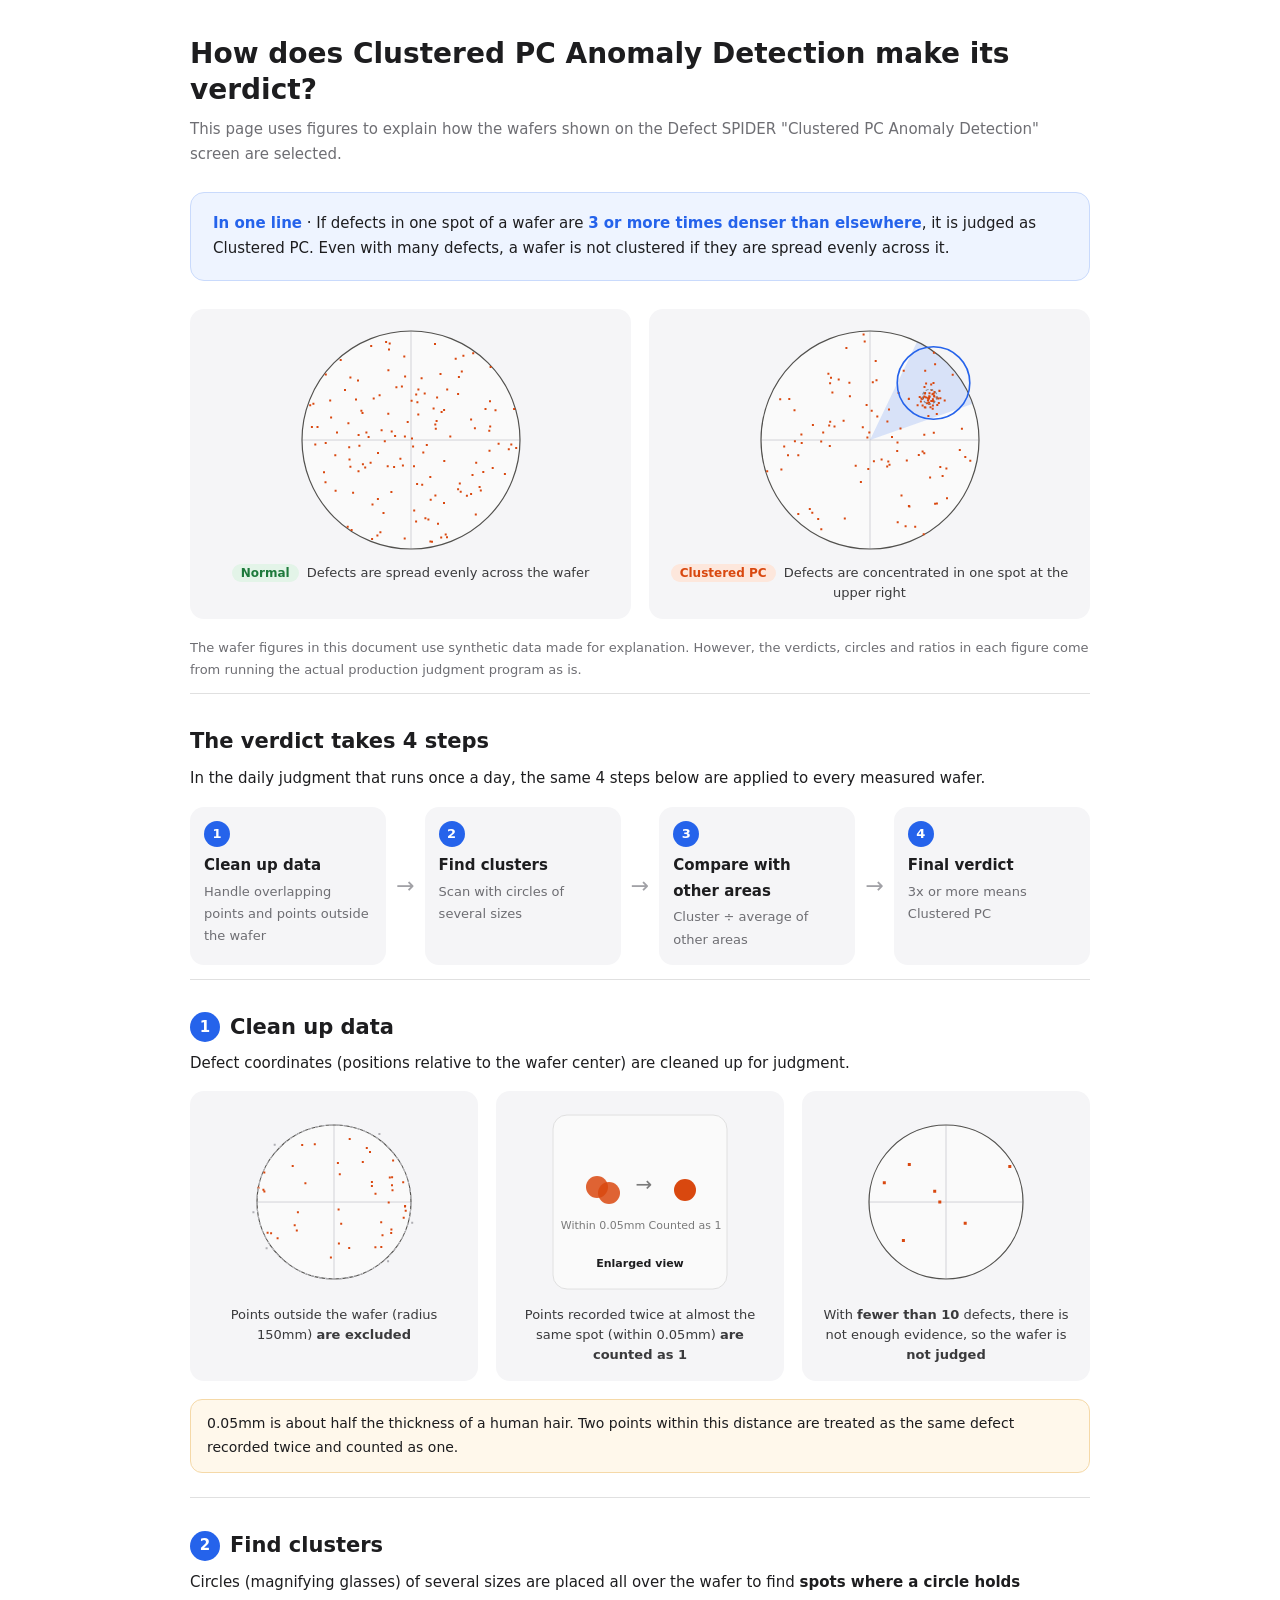
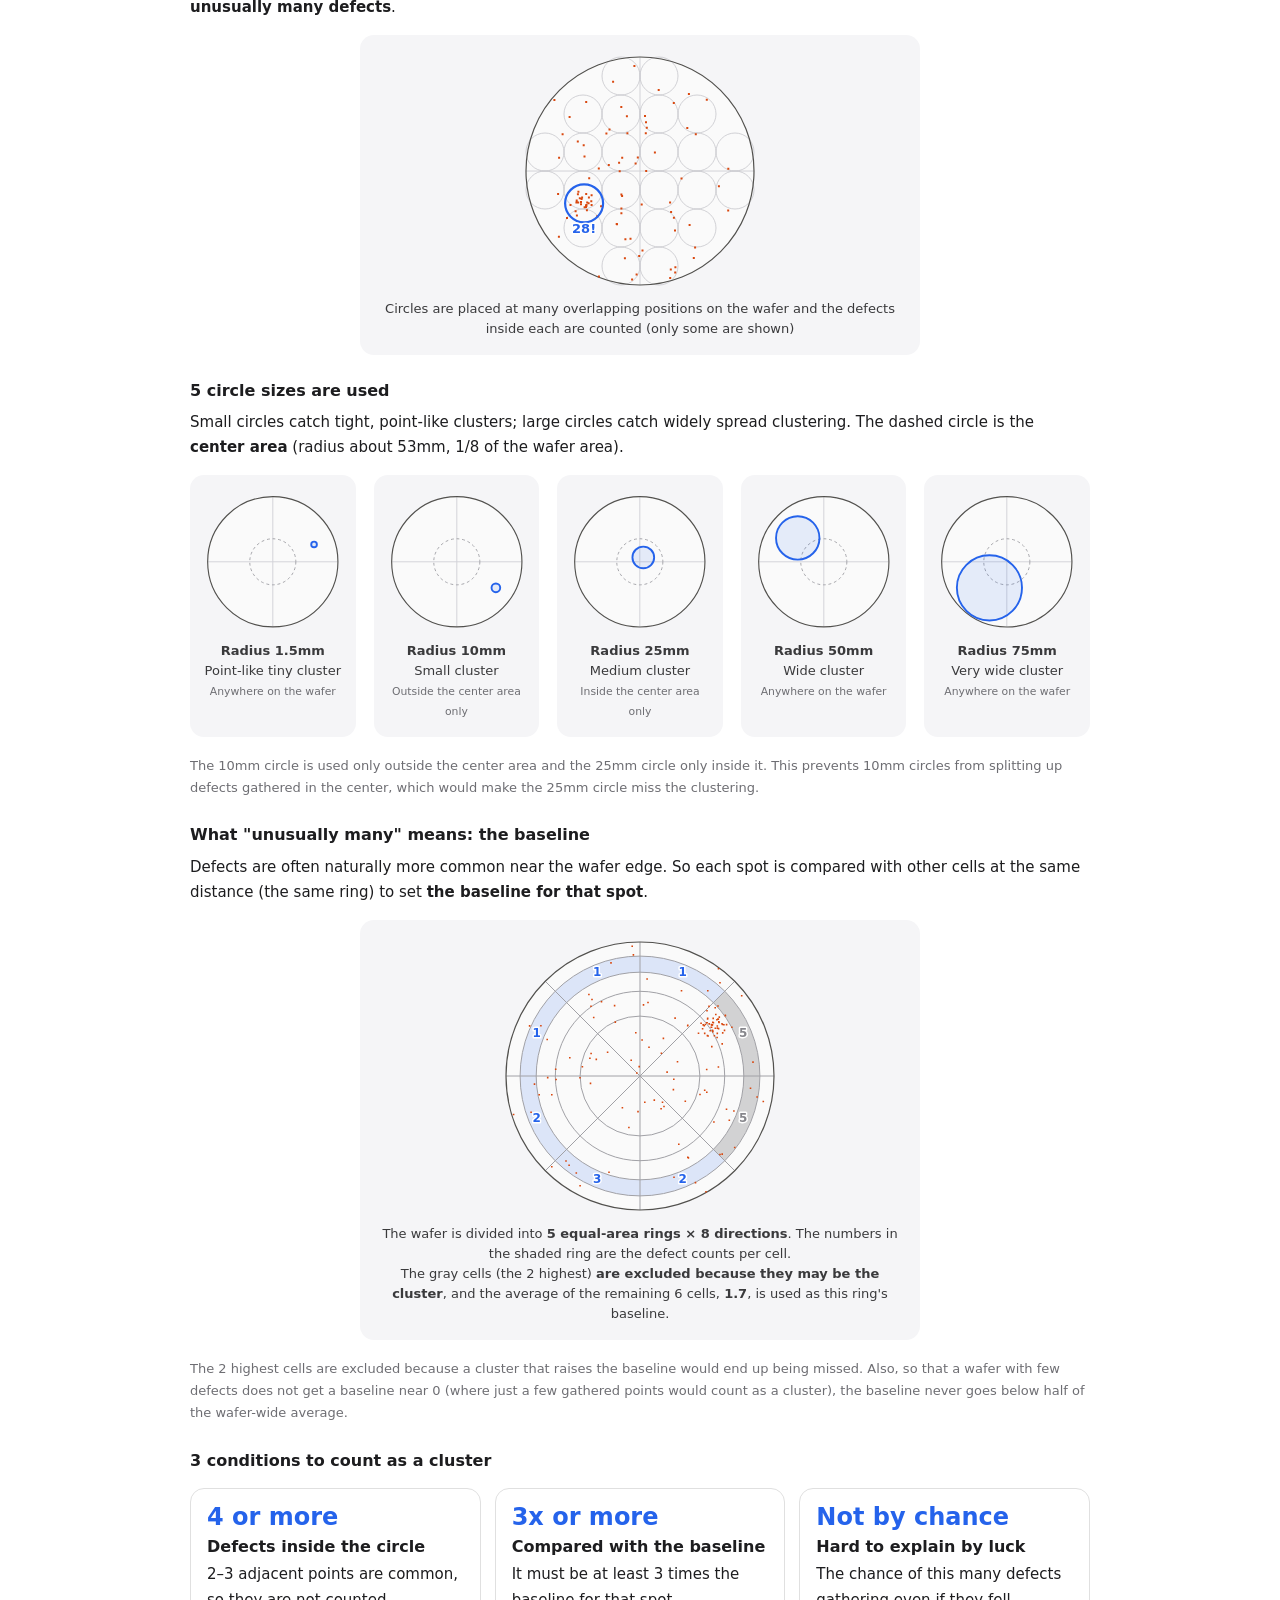
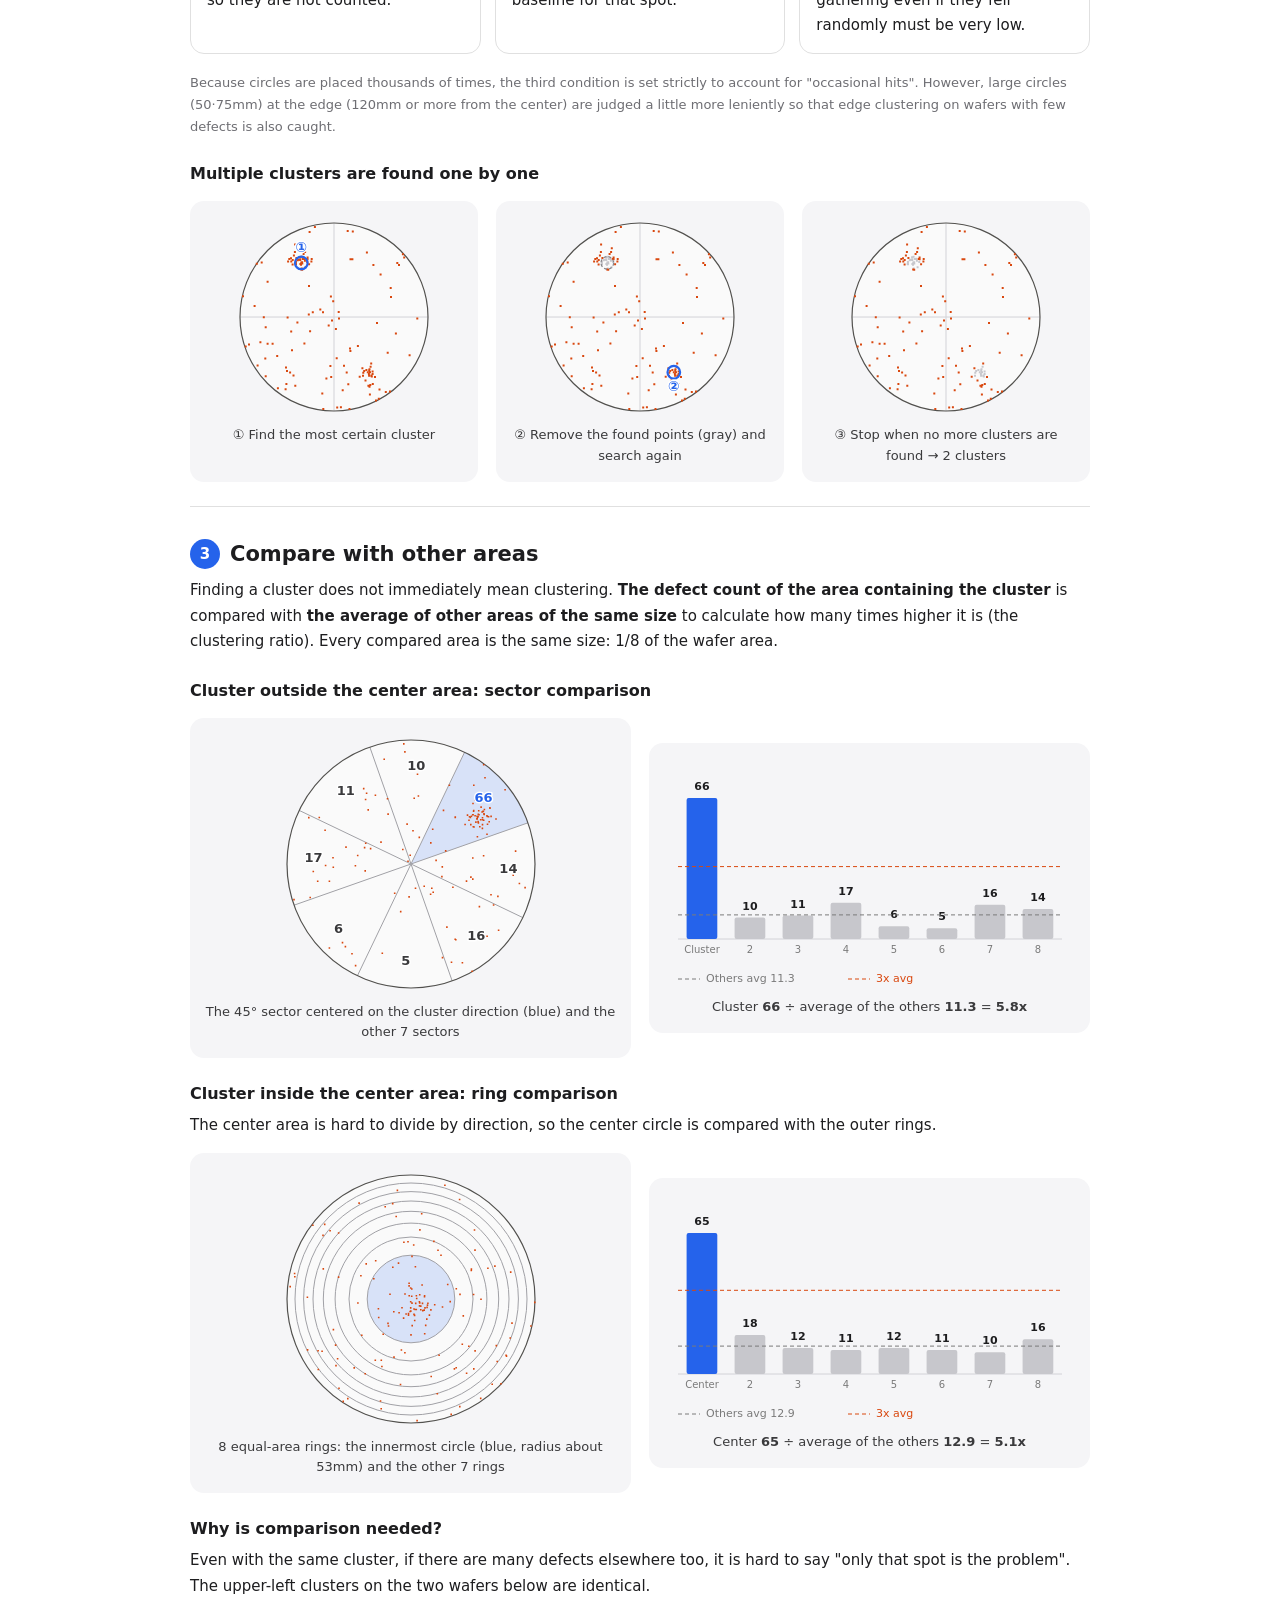
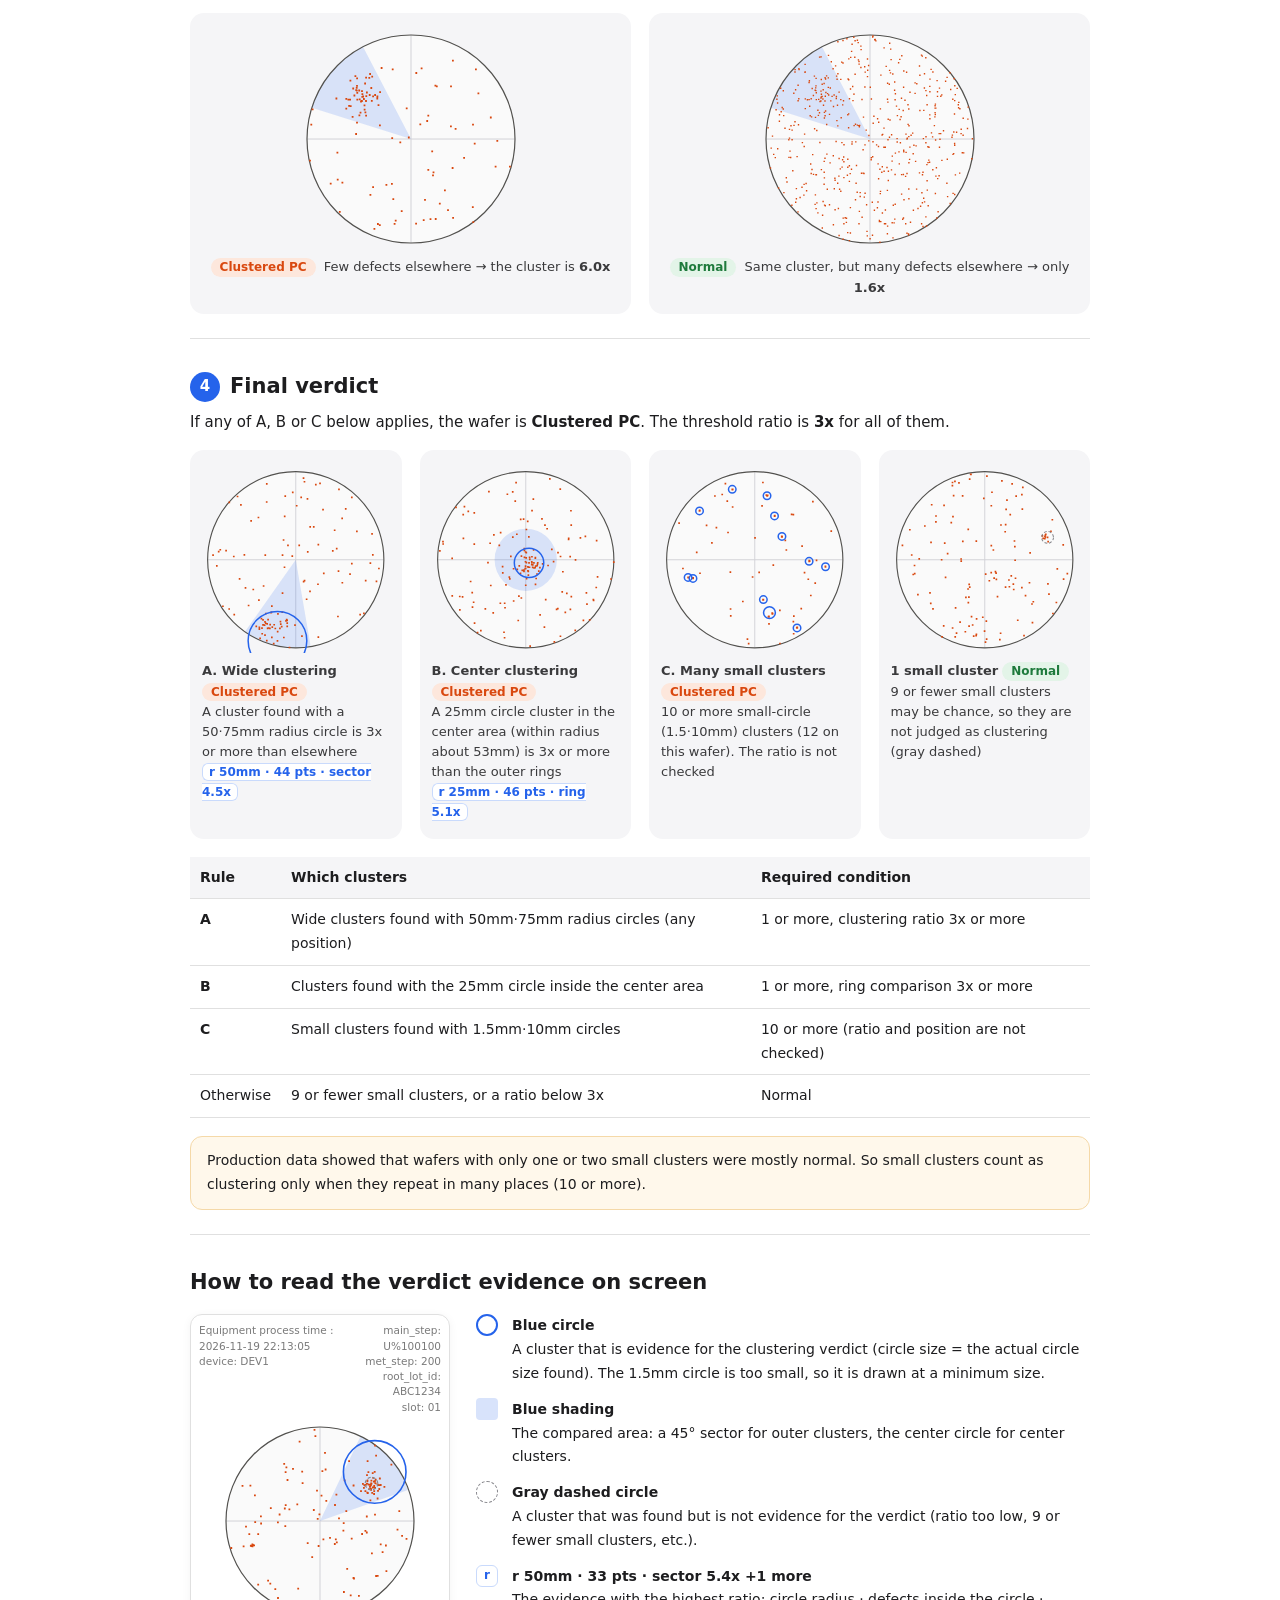
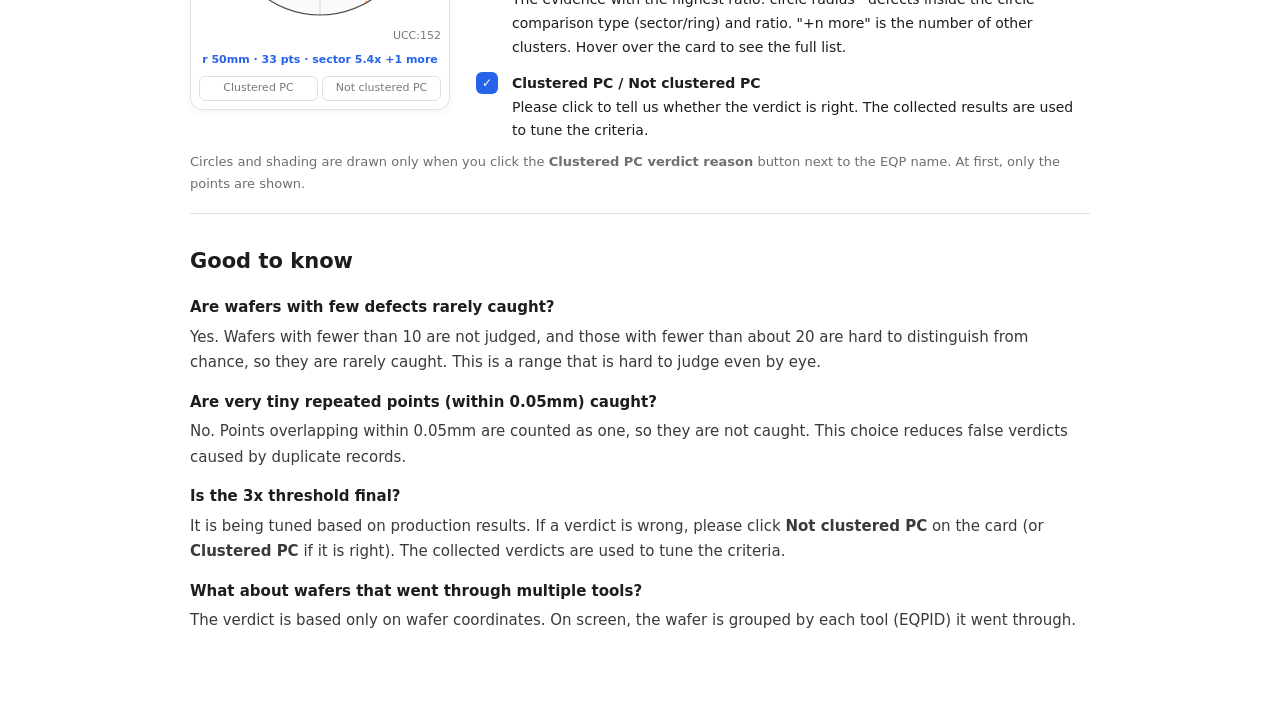
<file: public/cluster-pc-algorithm.en.html>
<!doctype html>
<html lang="en">
<head>
<meta charset="utf-8">
<meta name="viewport" content="width=device-width, initial-scale=1">
<title>How Clustered PC Is Judged</title>
<style>
:root{--text:#1d1d1f;--sub:#6e6e73;--line:#e0e0e0;--bg:#fff;--soft:#f5f5f7;--blue:#2563eb;--orange:#d9480f}
*{box-sizing:border-box}
body{margin:0;background:var(--bg);color:var(--text);font-family:"Pretendard Variable",Pretendard,"Malgun Gothic",system-ui,sans-serif;font-size:15px;line-height:1.7;word-break:normal}
main{max-width:980px;margin:0 auto;padding:36px 40px 64px}
h1{font-size:28px;line-height:1.3;margin:0 0 8px}
.lead{color:var(--sub);margin:0 0 24px}
.summary{background:#eef4ff;border:1px solid #c9dafc;border-radius:14px;padding:18px 22px;margin:0 0 28px}
.summary strong{color:var(--blue)}
section{border-top:1px solid var(--line);padding:30px 0 6px}
h2{font-size:21px;margin:0 0 6px;display:flex;align-items:center;gap:10px}
h2 .step{display:inline-flex;align-items:center;justify-content:center;width:30px;height:30px;border-radius:50%;background:var(--blue);color:#fff;font-size:15px}
h3{font-size:16px;margin:22px 0 4px}
p{margin:6px 0 12px}
figure svg{max-width:100%;height:auto}
figure{margin:0;display:flex;flex-direction:column;align-items:center;gap:8px}
figcaption{font-size:13px;color:#3a3a3c;text-align:center;line-height:1.55}
figcaption small{color:var(--sub)}
.pair,.trio,.five,.rules{display:grid;gap:18px;margin:14px 0 18px}
.pair{grid-template-columns:repeat(2,1fr)}
.pair.wide{align-items:center}
.trio{grid-template-columns:repeat(3,1fr)}
.five{grid-template-columns:repeat(5,1fr)}
.rules{grid-template-columns:repeat(4,1fr)}
.pair>figure,.trio>figure,.five>figure,.rules>figure,.solo{background:var(--soft);border-radius:14px;padding:16px 12px}
.solo{margin:14px auto 18px;max-width:560px}
.rule figcaption{text-align:left}
code{font-family:inherit;font-size:12px;color:var(--blue);background:#fff;border:1px solid #c9dafc;border-radius:6px;padding:1px 6px;font-weight:600}
.tag{display:inline-block;font-size:12px;font-weight:700;border-radius:999px;padding:0 9px;margin-right:4px}
.tag-hit{background:#fde7dc;color:var(--orange)}
.tag-ok{background:#e3f4e8;color:#1e7a3c}
.flow{display:flex;align-items:stretch;gap:10px;margin:16px 0 8px}
.flow-step{flex:1;background:var(--soft);border-radius:14px;padding:14px;display:flex;flex-direction:column;gap:2px}
.flow-step .num{width:26px;height:26px;border-radius:50%;background:var(--blue);color:#fff;font-weight:700;display:flex;align-items:center;justify-content:center;font-size:13px;margin-bottom:4px}
.flow-step small{color:var(--sub);font-size:13px}
.flow-arrow{align-self:center;color:#a1a1a6;font-size:22px}
.checks{display:grid;grid-template-columns:repeat(3,1fr);gap:14px;margin:14px 0 18px}
.check{border:1px solid var(--line);border-radius:14px;padding:14px 16px}
.check b{display:block;font-size:16px;margin-bottom:2px}
.check .big{font-size:24px;font-weight:800;color:var(--blue);line-height:1.2}
.callout{background:#fff8eb;border:1px solid #f5d9a8;border-radius:12px;padding:12px 16px;margin:12px 0 18px;font-size:14px}
.screen{display:grid;grid-template-columns:260px 1fr;gap:26px;align-items:start;margin:14px 0 8px}
.mock{border:1px solid var(--line);border-radius:12px;padding:8px;display:flex;flex-direction:column;align-items:center;gap:6px;box-shadow:0 2px 10px rgba(0,0,0,.05)}
.mock-head{align-self:stretch;display:flex;justify-content:space-between;font-size:10.5px;line-height:1.45;color:#7a7a7a}
.mock-head .r{text-align:right}
.mock-ucc{align-self:stretch;text-align:right;font-size:11px;color:#7a7a7a}
.mock-label{font-size:11px;color:var(--blue);font-weight:600}
.mock-btns{display:flex;gap:4px;align-self:stretch}
.mock-btns span{flex:1;text-align:center;font-size:11px;border:1px solid var(--line);border-radius:6px;padding:2px 0;color:#7a7a7a}
.legend{margin:0;padding:0;list-style:none;display:flex;flex-direction:column;gap:12px;font-size:14px}
.legend li{display:grid;grid-template-columns:28px 1fr;column-gap:8px}
.legend li>b:nth-child(2){grid-column:2}
.legend li{grid-template-areas:"sw t" "sw d"}
.sw{grid-area:sw;width:22px;height:22px;border-radius:50%;display:inline-flex;align-items:center;justify-content:center;font-size:12px}
.sw-circle{border:2px solid var(--blue)}
.sw-zone{background:rgba(37,99,235,.18);border-radius:4px}
.sw-dash{border:1.5px dashed #86868b}
.sw-text{color:var(--blue);border:1px solid #c9dafc;border-radius:6px;font-weight:700}
.sw-btn{color:#fff;background:var(--blue);border-radius:6px}
.note{font-size:13px;color:var(--sub)}
table{border-collapse:collapse;width:100%;font-size:14px;margin:10px 0 18px}
th,td{border-bottom:1px solid var(--line);padding:9px 10px;text-align:left;vertical-align:top}
th{background:var(--soft);font-weight:700}
.faq dt{font-weight:700;margin-top:14px}
.faq dd{margin:4px 0 0;color:#3a3a3c}
</style>
</head>
<body>
<main>
<h1>How does Clustered PC Anomaly Detection make its verdict?</h1>
<p class="lead">This page uses figures to explain how the wafers shown on the Defect SPIDER "Clustered PC Anomaly Detection" screen are selected.</p>

<div class="summary"><strong>In one line</strong> · If defects in one spot of a wafer are <strong>3 or more times denser than elsewhere</strong>, it is judged as Clustered PC.
Even with many defects, a wafer is not clustered if they are spread evenly across it.</div>

<div class="pair"><figure><svg viewBox="0 0 230 230" width="230" height="230" role="img" aria-label="Normal wafer"><circle cx="115" cy="115" r="109" fill="#fafafa"/><path d="M6 115H224M115 6V224" stroke="#d2d2d7" stroke-width="1"/><circle cx="115" cy="115" r="109" fill="none" stroke="#52514e" stroke-width="1.2"/><path d="M150.2 63.6h2v2h-2zM193 75.3h2v2h-2zM61 54.4h2v2h-2zM87.8 115.2h2v2h-2zM94.7 105.5h2v2h-2zM138.3 98.5h2v2h-2zM147 176.9h2v2h-2zM120.4 76.2h2v2h-2zM195.7 141.9h2v2h-2zM48 63.9h2v2h-2zM217.1 82.9h2v2h-2zM89.1 16.1h2v2h-2zM144.6 86.1h2v2h-2zM138.4 169.4h2v2h-2zM73.6 136.7h2v2h-2zM53.4 51.4h2v2h-2zM188.5 83h2v2h-2zM121.3 88.4h2v2h-2zM33.2 74.5h2v2h-2zM61.5 145.3h2v2h-2zM91.4 44.2h2v2h-2zM83.4 206.2h2v2h-2zM65.9 138.3h2v2h-2zM169.9 169.8h2v2h-2zM92 23.5h2v2h-2zM193.6 41.1h2v2h-2zM117.2 184.4h2v2h-2zM71.6 111.1h2v2h-2zM103.4 132.8h2v2h-2zM28.5 156.2h2v2h-2zM74.2 20.1h2v2h-2zM38.6 164.8h2v2h-2zM34.1 91.4h2v2h-2zM207.9 148h2v2h-2zM75.5 178.4h2v2h-2zM105.9 139.6h2v2h-2zM201.6 117.8h2v2h-2zM92.7 17.5h2v2h-2zM80.9 173h2v2h-2zM98.1 110.1h2v2h-2zM147.1 84h2v2h-2zM117 140.3h2v2h-2zM114.6 74.8h2v2h-2zM161.1 163.3h2v2h-2zM84.6 104.3h2v2h-2zM174.1 168h2v2h-2zM178.8 188.4h2v2h-2zM64.4 84.8h2v2h-2zM162.8 157.4h2v2h-2zM176.2 27.3h2v2h-2zM119.2 68.5h2v2h-2zM61.6 109h2v2h-2zM107.3 30.6h2v2h-2zM107.9 110.6h2v2h-2zM53.4 140.8h2v2h-2zM75.1 213.1h2v2h-2zM56.1 166.7h2v2h-2zM198.5 84.2h2v2h-2zM133.4 215.6h2v2h-2zM144.2 211.4h2v2h-2zM59 73.5h2v2h-2zM90.7 140.2h2v2h-2zM138.8 102.8h2v2h-2zM140.1 71.6h2v2h-2zM174.1 93.4h2v2h-2zM115 112.6h2v2h-2zM91.3 87.8h2v2h-2zM126.3 126.4h2v2h-2zM164.8 45.4h2v2h-2zM82.6 69.2h2v2h-2zM161.1 68.1h2v2h-2zM214.3 118.4h2v2h-2zM40 106.5h2v2h-2zM139.6 94.9h2v2h-2zM108.1 50.5h2v2h-2zM166.4 29.7h2v2h-2zM129.8 119h2v2h-2zM161.9 50.9h2v2h-2zM193.2 100.4h2v2h-2zM192.5 124.7h2v2h-2zM80.4 209.5h2v2h-2zM76.7 72.6h2v2h-2zM120.1 158.1h2v2h-2zM128.4 192.2h2v2h-2zM124.6 52.3h2v2h-2zM211.8 123.3h2v2h-2zM148.7 208.5h2v2h-2zM107.7 212.4h2v2h-2zM62.4 119.7h2v2h-2zM177.9 102.2h2v2h-2zM110.7 96.1h2v2h-2zM94.4 165.9h2v2h-2zM13.2 79.3h2v2h-2zM219.2 121.9h2v2h-2zM43.7 33.9h2v2h-2zM121.4 63.4h2v2h-2zM127.7 67.6h2v2h-2zM183.8 164.5h2v2h-2zM14.9 101.1h2v2h-2zM141 197.8h2v2h-2zM97.1 140.9h2v2h-2zM135 215.8h2v2h-2zM20.5 101h2v2h-2zM125.2 158.7h2v2h-2zM133.7 173.7h2v2h-2zM28.8 48.6h2v2h-2zM179.2 136.7h2v2h-2zM158.7 32.7h2v2h-2zM136.6 82.4h2v2h-2zM150 211.2h2v2h-2zM133.3 151h2v2h-2zM54.6 204.1h2v2h-2zM52.5 133.4h2v2h-2zM153.3 110.5h2v2h-2zM50.7 200.8h2v2h-2zM186.3 146h2v2h-2zM163.7 165.8h2v2h-2zM138 17.9h2v2h-2zM99.4 61.3h2v2h-2zM68.2 141.6h2v2h-2zM65.5 87h2v2h-2zM147.3 135.1h2v2h-2zM51.4 97.2h2v2h-2zM182.6 161.1h2v2h-2zM175.5 148.9h2v2h-2zM38.3 129.3h2v2h-2zM192.3 104.8h2v2h-2zM143.5 48h2v2h-2zM116.1 120.5h2v2h-2zM69.4 106.5h2v2h-2zM27 146.3h2v2h-2zM52.2 121.2h2v2h-2zM131.4 193.4h2v2h-2zM81 127.1h2v2h-2zM104.9 60.4h2v2h-2zM18.3 118.6h2v2h-2zM119.1 195.5h2v2h-2zM16.4 77.7h2v2h-2zM28.7 117h2v2h-2zM86.5 187h2v2h-2z" fill="#d9480f"/></svg><figcaption><span class="tag tag-ok">Normal</span> Defects are spread evenly across the wafer</figcaption></figure><figure><svg viewBox="0 0 230 230" width="230" height="230" role="img" aria-label="Clustered wafer"><circle cx="115" cy="115" r="109" fill="#fafafa"/><path d="M6 115H224M115 6V224" stroke="#d2d2d7" stroke-width="1"/><path d="M115 115L217.8 78.8A109 109 0 0 0 162.1 16.7Z" fill="rgba(37, 99, 235, 0.16)" stroke="none"/><circle cx="115" cy="115" r="109" fill="none" stroke="#52514e" stroke-width="1.2"/><path d="M42.3 129.2h2v2h-2zM184.3 141.1h2v2h-2zM179.1 177.8h2v2h-2zM107.6 8.4h2v2h-2zM190.4 142.5h2v2h-2zM179.1 38.2h2v2h-2zM78.5 100.5h2v2h-2zM115.7 84.7h2v2h-2zM99.7 139.8h2v2h-2zM191 172.2h2v2h-2zM104.9 155.9h2v2h-2zM169.2 44.7h2v2h-2zM214.3 134.7h2v2h-2zM162.8 129h2v2h-2zM45.4 108.5h2v2h-2zM167.7 208.2h2v2h-2zM74.2 95.7h2v2h-2zM72.4 47.7h2v2h-2zM93.9 70.2h2v2h-2zM205.9 102.7h2v2h-2zM38.5 84.3h2v2h-2zM106.8 101.2h2v2h-2zM28.2 120.6h2v2h-2zM141.5 116.6h2v2h-2zM209.3 131.1h2v2h-2zM110.6 78.9h2v2h-2zM117.9 135.3h2v2h-2zM152.9 72.8h2v2h-2zM174.1 151.4h2v2h-2zM108.7 15.5h2v2h-2zM150.8 134.5h2v2h-2zM88.8 192.4h2v2h-2zM144.5 102.5h2v2h-2zM33.3 73.1h2v2h-2zM141.2 125.1h2v2h-2zM141.7 196.3h2v2h-2zM133.5 138.8h2v2h-2zM132.3 135.4h2v2h-2zM75 51.8h2v2h-2zM186.6 150h2v2h-2zM152.8 73.1h2v2h-2zM119.7 35.1h2v2h-2zM133 83.4h2v2h-2zM121.3 90.6h2v2h-2zM93.4 56.7h2v2h-2zM90.4 22h2v2h-2zM147.7 44.7h2v2h-2zM177.8 106.7h2v2h-2zM168.3 108.7h2v2h-2zM25.4 143.4h2v2h-2zM67.2 106.5h2v2h-2zM196.7 48.7h2v2h-2zM24.2 73.2h2v2h-2zM152.9 180.1h2v2h-2zM45.7 116.9h2v2h-2zM203.8 124h2v2h-2zM145.5 169.5h2v2h-2zM53.8 183.1h2v2h-2zM74.1 57.3h2v2h-2zM131.4 95.5h2v2h-2zM112.3 142.9h2v2h-2zM142.6 66.9h2v2h-2zM131.2 140.6h2v2h-2zM65.3 203.3h2v2h-2zM116.8 56.2h2v2h-2zM56.9 99.1h2v2h-2zM73.2 99.6h2v2h-2zM168.3 127.3h2v2h-2zM11.2 145.3h2v2h-2zM166.6 125.5h2v2h-2zM76.4 66.5h2v2h-2zM111.4 111.6h2v2h-2zM38.9 115.3h2v2h-2zM65.2 115.5h2v2h-2zM113.3 106.4h2v2h-2zM87.6 94.7h2v2h-2zM136 110.9h2v2h-2zM120.5 54.2h2v2h-2zM32 129.2h2v2h-2zM62.2 192.9h2v2h-2zM180.9 177.5h2v2h-2zM82.7 53.6h2v2h-2zM177.9 26.7h2v2h-2zM56.3 186.7h2v2h-2zM125.6 133.6h2v2h-2zM42.3 187.9h2v2h-2zM149.6 200.3h2v2h-2zM73.8 120.1h2v2h-2zM153.4 180.6h2v2h-2zM159.2 200.7h2v2h-2zM161.6 79.3h2v2h-2zM169.4 81.5h2v2h-2zM173.7 70.7h2v2h-2zM177.7 67.7h2v2h-2zM183.4 64.7h2v2h-2zM164.9 75.6h2v2h-2zM166.6 79.4h2v2h-2zM173 72.3h2v2h-2zM176.7 82.7h2v2h-2zM165.4 72.5h2v2h-2zM172.2 74.4h2v2h-2zM173.1 77.3h2v2h-2zM178.1 70h2v2h-2zM173 76.7h2v2h-2zM172.4 90.1h2v2h-2zM167.1 72.1h2v2h-2zM163.7 71h2v2h-2zM174.5 81.3h2v2h-2zM171.9 74.4h2v2h-2zM176.5 68.3h2v2h-2zM173.3 77.9h2v2h-2zM172.6 72.7h2v2h-2zM178.3 70.4h2v2h-2zM168.8 81.2h2v2h-2zM171.1 77.2h2v2h-2zM166.3 73.1h2v2h-2zM170.3 71.6h2v2h-2zM176.9 75h2v2h-2zM188.7 74.4h2v2h-2zM180.7 71.5h2v2h-2zM180.8 87.9h2v2h-2zM168.6 70.7h2v2h-2zM177.5 57h2v2h-2zM175.6 63.9h2v2h-2zM178.5 66.1h2v2h-2zM176.9 73.3h2v2h-2zM176.9 79.4h2v2h-2zM181.3 79h2v2h-2zM175.2 58.5h2v2h-2zM172.1 72.2h2v2h-2zM181.1 72.1h2v2h-2zM168.2 70.6h2v2h-2zM177.3 67.7h2v2h-2zM168.5 60.9h2v2h-2zM184.4 72.2h2v2h-2zM175.3 75.1h2v2h-2zM182.8 76.9h2v2h-2zM177.9 75.5h2v2h-2zM169 67.6h2v2h-2zM182.2 72.4h2v2h-2zM169.1 67h2v2h-2zM173.2 70.3h2v2h-2zM183.5 64.9h2v2h-2zM170.1 57.4h2v2h-2zM173.5 67.2h2v2h-2z" fill="#d9480f"/><circle cx="174.7" cy="71.7" r="7.3" fill="none" stroke="#86868b" stroke-width="1.1" stroke-dasharray="3 2"/><circle cx="178.5" cy="58" r="36.3" fill="none" stroke="#2563eb" stroke-width="1.6"/></svg><figcaption><span class="tag tag-hit">Clustered PC</span> Defects are concentrated in one spot at the upper right</figcaption></figure></div>
<p class="note">The wafer figures in this document use synthetic data made for explanation. However, the verdicts, circles and ratios in each figure come from running the actual production judgment program as is.</p>

<section>
<h2>The verdict takes 4 steps</h2>
<p>In the daily judgment that runs once a day, the same 4 steps below are applied to every measured wafer.</p>
<div class="flow"><div class="flow-step"><span class="num">1</span><strong>Clean up data</strong><small>Handle overlapping points and points outside the wafer</small></div><span class="flow-arrow" aria-hidden="true">→</span><div class="flow-step"><span class="num">2</span><strong>Find clusters</strong><small>Scan with circles of several sizes</small></div><span class="flow-arrow" aria-hidden="true">→</span><div class="flow-step"><span class="num">3</span><strong>Compare with other areas</strong><small>Cluster ÷ average of other areas</small></div><span class="flow-arrow" aria-hidden="true">→</span><div class="flow-step"><span class="num">4</span><strong>Final verdict</strong><small>3x or more means Clustered PC</small></div></div>
</section>

<section>
<h2><span class="step">1</span>Clean up data</h2>
<p>Defect coordinates (positions relative to the wafer center) are cleaned up for judgment.</p>
<div class="trio"><figure><svg viewBox="0 0 190 190" width="190" height="190" role="img" aria-label="Exclude points outside the wafer"><circle cx="95" cy="95" r="77" fill="#fafafa"/><path d="M18 95H172M95 18V172" stroke="#d2d2d7" stroke-width="1"/><circle cx="95" cy="95" r="77" fill="none" stroke="#52514e" stroke-width="1.2"/><path d="M139.4 26.1h2v2h-2zM148.1 153.2h2v2h-2zM172.2 114.8h2v2h-2zM34.7 36.8h2v2h-2zM13.4 104.2h2v2h-2zM26.6 140.2h2v2h-2z" fill="#b0b0b5"/><path d="M57.9 104.3h2v2h-2zM56.8 122.5h2v2h-2zM149.8 69.6h2v2h-2zM98.6 101.5h2v2h-2zM97.9 55h2v2h-2zM18.5 79.7h2v2h-2zM24.4 83.6h2v2h-2zM130 44.1h2v2h-2zM135.4 139.2h2v2h-2zM90.9 149.6h2v2h-2zM152.1 69.3h2v2h-2zM37.6 130.3h2v2h-2zM135.5 85.8h2v2h-2zM23.4 81.8h2v2h-2zM141.3 139h2v2h-2zM151.2 125h2v2h-2zM109.2 139.9h2v2h-2zM141.2 114.2h2v2h-2zM153.1 52.5h2v2h-2zM99.8 66.2h2v2h-2zM24.3 64.5h2v2h-2zM74.8 36.2h2v2h-2zM52.7 58h2v2h-2zM54.7 117.2h2v2h-2zM142.5 127.3h2v2h-2zM151.4 121.5h2v2h-2zM165.1 98h2v2h-2zM126.8 40.1h2v2h-2zM163.7 109.7h2v2h-2zM27.6 124.8h2v2h-2zM109.7 30.9h2v2h-2zM31.1 125.3h2v2h-2zM131.9 78h2v2h-2zM165 98.6h2v2h-2zM101.2 115.8h2v2h-2zM122.8 54h2v2h-2zM98.9 135.5h2v2h-2zM163.2 74.3h2v2h-2zM152 77.2h2v2h-2zM62.2 37h2v2h-2zM165.7 102.8h2v2h-2zM148.7 94.5h2v2h-2zM131.9 74.1h2v2h-2zM152.5 82.3h2v2h-2zM65.4 75.3h2v2h-2z" fill="#d9480f"/><circle cx="95" cy="95" r="77" fill="none" stroke="#c7c7cc" stroke-width="1" stroke-dasharray="4 3"/></svg><figcaption>Points outside the wafer (radius 150mm) <b>are excluded</b></figcaption></figure><figure><svg viewBox="0 0 190 190" width="190" height="190" role="img" aria-label="Merge overlapping points"><rect x="8" y="8" width="174" height="174" rx="14" fill="#fafafa" stroke="#e0e0e0"/><circle cx="52" cy="80" r="11" fill="#d9480f" opacity=".85"/><circle cx="64" cy="86" r="11" fill="#d9480f" opacity=".85"/><text x="58" y="122" font-size="11" fill="#7a7a7a" text-anchor="middle" font-family="Pretendard Variable, Pretendard, 'Malgun Gothic', system-ui, sans-serif">Within 0.05mm</text><text x="99" y="84" font-size="20" fill="#7a7a7a" text-anchor="middle" font-family="Pretendard Variable, Pretendard, 'Malgun Gothic', system-ui, sans-serif">→</text><circle cx="140" cy="83" r="11" fill="#d9480f"/><text x="140" y="122" font-size="11" fill="#7a7a7a" text-anchor="middle" font-family="Pretendard Variable, Pretendard, 'Malgun Gothic', system-ui, sans-serif">Counted as 1</text><text x="95" y="160" font-size="11" fill="#1d1d1f" text-anchor="middle" font-family="Pretendard Variable, Pretendard, 'Malgun Gothic', system-ui, sans-serif" font-weight="600">Enlarged view</text></svg><figcaption>Points recorded twice at almost the same spot (within 0.05mm) <b>are counted as 1</b></figcaption></figure><figure><svg viewBox="0 0 190 190" width="190" height="190" role="img" aria-label="Wafer with few defects"><circle cx="95" cy="95" r="77" fill="#fafafa"/><path d="M18 95H172M95 18V172" stroke="#d2d2d7" stroke-width="1"/><circle cx="95" cy="95" r="77" fill="none" stroke="#52514e" stroke-width="1.2"/><path d="M56.8 56.1h3v3h-3zM112.7 114.8h3v3h-3zM87.3 93.6h3v3h-3zM157.3 58h3v3h-3zM50.9 131.9h3v3h-3zM82.2 82.8h3v3h-3zM31.8 74.3h3v3h-3z" fill="#d9480f"/></svg><figcaption>With <b>fewer than 10</b> defects, there is not enough evidence, so the wafer is <b>not judged</b></figcaption></figure></div>
<div class="callout">0.05mm is about half the thickness of a human hair. Two points within this distance are treated as the same defect recorded twice and counted as one.</div>
</section>

<section>
<h2><span class="step">2</span>Find clusters</h2>
<p>Circles (magnifying glasses) of several sizes are placed all over the wafer to find <b>spots where a circle holds unusually many defects</b>.</p>
<figure class="solo"><svg viewBox="0 0 240 240" width="240" height="240" role="img" aria-label="Scan with circles"><circle cx="120" cy="120" r="114" fill="#fafafa"/><path d="M6 120H234M120 6V234" stroke="#d2d2d7" stroke-width="1"/><circle cx="25" cy="139" r="19" fill="none" stroke="#c7c7cc" stroke-width="0.8"/><circle cx="25" cy="101" r="19" fill="none" stroke="#c7c7cc" stroke-width="0.8"/><circle cx="63" cy="177" r="19" fill="none" stroke="#c7c7cc" stroke-width="0.8"/><circle cx="63" cy="139" r="19" fill="none" stroke="#c7c7cc" stroke-width="0.8"/><circle cx="63" cy="101" r="19" fill="none" stroke="#c7c7cc" stroke-width="0.8"/><circle cx="63" cy="63" r="19" fill="none" stroke="#c7c7cc" stroke-width="0.8"/><circle cx="101" cy="215" r="19" fill="none" stroke="#c7c7cc" stroke-width="0.8"/><circle cx="101" cy="177" r="19" fill="none" stroke="#c7c7cc" stroke-width="0.8"/><circle cx="101" cy="139" r="19" fill="none" stroke="#c7c7cc" stroke-width="0.8"/><circle cx="101" cy="101" r="19" fill="none" stroke="#c7c7cc" stroke-width="0.8"/><circle cx="101" cy="63" r="19" fill="none" stroke="#c7c7cc" stroke-width="0.8"/><circle cx="101" cy="25" r="19" fill="none" stroke="#c7c7cc" stroke-width="0.8"/><circle cx="139" cy="215" r="19" fill="none" stroke="#c7c7cc" stroke-width="0.8"/><circle cx="139" cy="177" r="19" fill="none" stroke="#c7c7cc" stroke-width="0.8"/><circle cx="139" cy="139" r="19" fill="none" stroke="#c7c7cc" stroke-width="0.8"/><circle cx="139" cy="101" r="19" fill="none" stroke="#c7c7cc" stroke-width="0.8"/><circle cx="139" cy="63" r="19" fill="none" stroke="#c7c7cc" stroke-width="0.8"/><circle cx="139" cy="25" r="19" fill="none" stroke="#c7c7cc" stroke-width="0.8"/><circle cx="177" cy="177" r="19" fill="none" stroke="#c7c7cc" stroke-width="0.8"/><circle cx="177" cy="139" r="19" fill="none" stroke="#c7c7cc" stroke-width="0.8"/><circle cx="177" cy="101" r="19" fill="none" stroke="#c7c7cc" stroke-width="0.8"/><circle cx="177" cy="63" r="19" fill="none" stroke="#c7c7cc" stroke-width="0.8"/><circle cx="215" cy="139" r="19" fill="none" stroke="#c7c7cc" stroke-width="0.8"/><circle cx="215" cy="101" r="19" fill="none" stroke="#c7c7cc" stroke-width="0.8"/><circle cx="120" cy="120" r="114" fill="none" stroke="#52514e" stroke-width="1.2"/><path d="M96 172.3h2v2h-2zM174.1 195.5h2v2h-2zM125 70.2h2v2h-2zM125.8 75.8h2v2h-2zM185.8 47.7h2v2h-2zM137.7 38h2v2h-2zM62.7 93.2h2v2h-2zM37.9 184.7h2v2h-2zM116.8 105.5h2v2h-2zM149.1 150.6h2v2h-2zM154.4 215.3h2v2h-2zM115.6 222.6h2v2h-2zM149.2 225.9h2v2h-2zM152.9 165.7h2v2h-2zM121.5 198.5h2v2h-2zM41.6 82.3h2v2h-2zM56.8 89.6h2v2h-2zM166.3 76.1h2v2h-2zM149.8 217.5h2v2h-2zM77.9 224.5h2v2h-2zM118.2 203.9h2v2h-2zM100.4 156.5h2v2h-2zM152.8 51h2v2h-2zM68.2 126.3h2v2h-2zM63.5 104.5h2v2h-2zM48.6 65h2v2h-2zM77.8 116.6h2v2h-2zM124 63.9h2v2h-2zM85.4 81.6h2v2h-2zM101.1 144.1h2v2h-2zM33.4 47.9h2v2h-2zM207.2 158.5h2v2h-2zM133.9 100.6h2v2h-2zM172.8 206.1h2v2h-2zM167.9 42.1h2v2h-2zM168.6 173h2v2h-2zM154.2 220.4h2v2h-2zM150.1 159.9h2v2h-2zM104.4 187.2h2v2h-2zM160.5 126.6h2v2h-2zM103.9 206.3h2v2h-2zM80.1 154.2h2v2h-2zM46 166.1h2v2h-2zM109.5 186.7h2v2h-2zM100.3 55.1h2v2h-2zM100.4 161.3h2v2h-2zM124.8 81.3h2v2h-2zM100.4 142.5h2v2h-2zM37.1 141.9h2v2h-2zM98.1 110.7h2v2h-2zM174.8 82.3h2v2h-2zM125.2 119.1h2v2h-2zM106.4 81.3h2v2h-2zM70.6 152.9h2v2h-2zM87.8 113h2v2h-2zM154 178.5h2v2h-2zM114.6 111.6h2v2h-2zM197.9 134.2h2v2h-2zM38.1 105.8h2v2h-2zM92.1 29.7h2v2h-2zM98.7 119.2h2v2h-2zM111.1 227.5h2v2h-2zM95.7 172h2v2h-2zM113.4 14.1h2v2h-2zM65.2 50.1h2v2h-2zM105.9 64.2h2v2h-2zM88.5 77.5h2v2h-2zM101.2 105.7h2v2h-2zM120.7 152.5h2v2h-2zM207.3 116.7h2v2h-2zM63.6 155.2h2v2h-2zM55.4 150.4h2v2h-2zM60.6 146.9h2v2h-2zM60 150h2v2h-2zM65 153.5h2v2h-2zM65 155.1h2v2h-2zM61.1 145.6h2v2h-2zM66.2 150.6h2v2h-2zM58.8 146.3h2v2h-2zM76.2 164.2h2v2h-2zM70.3 149.3h2v2h-2zM70.6 143.3h2v2h-2zM57.4 139.8h2v2h-2zM60 152.2h2v2h-2zM67.6 151.2h2v2h-2zM65.4 153.9h2v2h-2zM57.2 150.5h2v2h-2zM56.9 142.3h2v2h-2zM65.2 141.9h2v2h-2zM55.9 163.6h2v2h-2zM49.5 153h2v2h-2zM55.7 148.4h2v2h-2zM54.6 159.3h2v2h-2zM65.5 153.1h2v2h-2zM67.9 145.6h2v2h-2zM65.9 158.2h2v2h-2z" fill="#d9480f"/><circle cx="64.1" cy="152.3" r="19" fill="none" stroke="#2563eb" stroke-width="2.2"/><text x="64.1" y="178.1" font-size="13" font-weight="600" fill="#2563eb" text-anchor="middle" dominant-baseline="middle" font-family="Pretendard Variable, Pretendard, 'Malgun Gothic', system-ui, sans-serif" paint-order="stroke" stroke="#fff" stroke-width="3" stroke-linejoin="round">28!</text></svg><figcaption>Circles are placed at many overlapping positions on the wafer and the defects inside each are counted (only some are shown)</figcaption></figure>
<h3>5 circle sizes are used</h3>
<p>Small circles catch tight, point-like clusters; large circles catch widely spread clustering. The dashed circle is the <b>center area</b> (radius about 53mm, 1/8 of the wafer area).</p>
<div class="five"><figure><svg viewBox="0 0 150 150" width="150" height="150" role="img" aria-label="1.5mm radius circle"><circle cx="75" cy="75" r="69" fill="#fafafa"/><path d="M6 75H144M75 6V144" stroke="#d2d2d7" stroke-width="1"/><circle cx="75" cy="75" r="24.4" fill="none" stroke="#a1a1a6" stroke-width="1" stroke-dasharray="3 3"/><circle cx="75" cy="75" r="69" fill="none" stroke="#52514e" stroke-width="1.2"/><circle cx="118.7" cy="56.6" r="3" fill="rgba(37,99,235,.10)" stroke="#2563eb" stroke-width="2"/></svg><figcaption><b>Radius 1.5mm</b><br>Point-like tiny cluster<br><small>Anywhere on the wafer</small></figcaption></figure><figure><svg viewBox="0 0 150 150" width="150" height="150" role="img" aria-label="10mm radius circle"><circle cx="75" cy="75" r="69" fill="#fafafa"/><path d="M6 75H144M75 6V144" stroke="#d2d2d7" stroke-width="1"/><circle cx="75" cy="75" r="24.4" fill="none" stroke="#a1a1a6" stroke-width="1" stroke-dasharray="3 3"/><circle cx="75" cy="75" r="69" fill="none" stroke="#52514e" stroke-width="1.2"/><circle cx="116.4" cy="102.6" r="4.6" fill="rgba(37,99,235,.10)" stroke="#2563eb" stroke-width="2"/></svg><figcaption><b>Radius 10mm</b><br>Small cluster<br><small>Outside the center area only</small></figcaption></figure><figure><svg viewBox="0 0 150 150" width="150" height="150" role="img" aria-label="25mm radius circle"><circle cx="75" cy="75" r="69" fill="#fafafa"/><path d="M6 75H144M75 6V144" stroke="#d2d2d7" stroke-width="1"/><circle cx="75" cy="75" r="24.4" fill="none" stroke="#a1a1a6" stroke-width="1" stroke-dasharray="3 3"/><circle cx="75" cy="75" r="69" fill="none" stroke="#52514e" stroke-width="1.2"/><circle cx="78.7" cy="70.4" r="11.5" fill="rgba(37,99,235,.10)" stroke="#2563eb" stroke-width="2"/></svg><figcaption><b>Radius 25mm</b><br>Medium cluster<br><small>Inside the center area only</small></figcaption></figure><figure><svg viewBox="0 0 150 150" width="150" height="150" role="img" aria-label="50mm radius circle"><circle cx="75" cy="75" r="69" fill="#fafafa"/><path d="M6 75H144M75 6V144" stroke="#d2d2d7" stroke-width="1"/><circle cx="75" cy="75" r="24.4" fill="none" stroke="#a1a1a6" stroke-width="1" stroke-dasharray="3 3"/><circle cx="75" cy="75" r="69" fill="none" stroke="#52514e" stroke-width="1.2"/><circle cx="47.4" cy="49.7" r="23" fill="rgba(37,99,235,.10)" stroke="#2563eb" stroke-width="2"/></svg><figcaption><b>Radius 50mm</b><br>Wide cluster<br><small>Anywhere on the wafer</small></figcaption></figure><figure><svg viewBox="0 0 150 150" width="150" height="150" role="img" aria-label="75mm radius circle"><circle cx="75" cy="75" r="69" fill="#fafafa"/><path d="M6 75H144M75 6V144" stroke="#d2d2d7" stroke-width="1"/><circle cx="75" cy="75" r="24.4" fill="none" stroke="#a1a1a6" stroke-width="1" stroke-dasharray="3 3"/><circle cx="75" cy="75" r="69" fill="none" stroke="#52514e" stroke-width="1.2"/><circle cx="56.6" cy="102.6" r="34.5" fill="rgba(37,99,235,.10)" stroke="#2563eb" stroke-width="2"/></svg><figcaption><b>Radius 75mm</b><br>Very wide cluster<br><small>Anywhere on the wafer</small></figcaption></figure></div>
<p class="note">The 10mm circle is used only outside the center area and the 25mm circle only inside it. This prevents 10mm circles from splitting up defects gathered in the center, which would make the 25mm circle miss the clustering.</p>

<h3>What "unusually many" means: the baseline</h3>
<p>Defects are often naturally more common near the wafer edge. So each spot is compared with other cells at the same distance (the same ring) to set <b>the baseline for that spot</b>.</p>
<figure class="solo"><svg viewBox="0 0 280 280" width="280" height="280" role="img" aria-label="Baseline calculation"><circle cx="140" cy="140" r="134" fill="#fafafa"/><path d="M20.1 140A119.9 119.9 0 0 0 55.3 224.7L66.6 213.4A103.8 103.8 0 0 1 36.2 140Z" fill="rgba(37,99,235,.14)"/><path d="M55.3 224.7A119.9 119.9 0 0 0 140 259.9L140 243.8A103.8 103.8 0 0 1 66.6 213.4Z" fill="rgba(37,99,235,.14)"/><path d="M140 259.9A119.9 119.9 0 0 0 224.7 224.7L213.4 213.4A103.8 103.8 0 0 1 140 243.8Z" fill="rgba(37,99,235,.14)"/><path d="M224.7 224.7A119.9 119.9 0 0 0 259.9 140L243.8 140A103.8 103.8 0 0 1 213.4 213.4Z" fill="rgba(134,134,139,.35)"/><path d="M259.9 140A119.9 119.9 0 0 0 224.7 55.3L213.4 66.6A103.8 103.8 0 0 1 243.8 140Z" fill="rgba(134,134,139,.35)"/><path d="M224.7 55.3A119.9 119.9 0 0 0 140 20.1L140 36.2A103.8 103.8 0 0 1 213.4 66.6Z" fill="rgba(37,99,235,.14)"/><path d="M140 20.1A119.9 119.9 0 0 0 55.3 55.3L66.6 66.6A103.8 103.8 0 0 1 140 36.2Z" fill="rgba(37,99,235,.14)"/><path d="M55.3 55.3A119.9 119.9 0 0 0 20.1 140L36.2 140A103.8 103.8 0 0 1 66.6 66.6Z" fill="rgba(37,99,235,.14)"/><circle cx="140" cy="140" r="59.9" fill="none" stroke="#a1a1a6" stroke-width="1"/><circle cx="140" cy="140" r="84.7" fill="none" stroke="#a1a1a6" stroke-width="1"/><circle cx="140" cy="140" r="103.8" fill="none" stroke="#a1a1a6" stroke-width="1"/><circle cx="140" cy="140" r="119.9" fill="none" stroke="#a1a1a6" stroke-width="1"/><line x1="140" y1="140" x2="6" y2="140" stroke="#a1a1a6" stroke-width="1"/><line x1="140" y1="140" x2="45.2" y2="234.8" stroke="#a1a1a6" stroke-width="1"/><line x1="140" y1="140" x2="140" y2="274" stroke="#a1a1a6" stroke-width="1"/><line x1="140" y1="140" x2="234.8" y2="234.8" stroke="#a1a1a6" stroke-width="1"/><line x1="140" y1="140" x2="274" y2="140" stroke="#a1a1a6" stroke-width="1"/><line x1="140" y1="140" x2="234.8" y2="45.2" stroke="#a1a1a6" stroke-width="1"/><line x1="140" y1="140" x2="140" y2="6" stroke="#a1a1a6" stroke-width="1"/><line x1="140" y1="140" x2="45.2" y2="45.2" stroke="#a1a1a6" stroke-width="1"/><circle cx="140" cy="140" r="134" fill="none" stroke="#52514e" stroke-width="1.2"/><path d="M51 157.9h1.6v1.6h-1.6zM225.7 172.5h1.6v1.6h-1.6zM219.2 217.7h1.6v1.6h-1.6zM131.4 9.4h1.6v1.6h-1.6zM233.1 174.2h1.6v1.6h-1.6zM219.2 46h1.6v1.6h-1.6zM95.5 122.6h1.6v1.6h-1.6zM141.3 103.2h1.6v1.6h-1.6zM121.6 170.9h1.6v1.6h-1.6zM233.9 210.7h1.6v1.6h-1.6zM128.1 190.7h1.6v1.6h-1.6zM207 54h1.6v1.6h-1.6zM262.5 164.7h1.6v1.6h-1.6zM199.2 157.7h1.6v1.6h-1.6zM54.9 132.4h1.6v1.6h-1.6zM205.2 255h1.6v1.6h-1.6zM90.3 116.7h1.6v1.6h-1.6zM88.1 57.7h1.6v1.6h-1.6zM114.5 85.3h1.6v1.6h-1.6zM252.2 125.3h1.6v1.6h-1.6zM46.4 102.7h1.6v1.6h-1.6zM130.4 123.5h1.6v1.6h-1.6zM33.7 147.3h1.6v1.6h-1.6zM173 142.4h1.6v1.6h-1.6zM256.3 160.2h1.6v1.6h-1.6zM135 96h1.6v1.6h-1.6zM144 165.4h1.6v1.6h-1.6zM187 88.5h1.6v1.6h-1.6zM213.1 185.2h1.6v1.6h-1.6zM132.6 18.1h1.6v1.6h-1.6zM184.5 164.4h1.6v1.6h-1.6zM108.2 235.5h1.6v1.6h-1.6zM176.7 125h1.6v1.6h-1.6zM40.1 88.9h1.6v1.6h-1.6zM172.6 152.8h1.6v1.6h-1.6zM173.2 240.4h1.6v1.6h-1.6zM163.2 169.7h1.6v1.6h-1.6zM161.7 165.5h1.6v1.6h-1.6zM91.2 62.7h1.6v1.6h-1.6zM228.5 183.5h1.6v1.6h-1.6zM186.9 88.9h1.6v1.6h-1.6zM146.3 42.2h1.6v1.6h-1.6zM162.6 101.6h1.6v1.6h-1.6zM148.2 110.5h1.6v1.6h-1.6zM113.8 68.8h1.6v1.6h-1.6zM110.2 26.1h1.6v1.6h-1.6zM180.7 54h1.6v1.6h-1.6zM217.6 130.2h1.6v1.6h-1.6zM205.9 132.7h1.6v1.6h-1.6zM30.3 175.4h1.6v1.6h-1.6zM81.6 130h1.6v1.6h-1.6zM240.9 59h1.6v1.6h-1.6zM28.8 89.1h1.6v1.6h-1.6zM187 220.5h1.6v1.6h-1.6zM55.3 142.7h1.6v1.6h-1.6zM249.7 151.4h1.6v1.6h-1.6zM178 207.4h1.6v1.6h-1.6zM65.2 224.2h1.6v1.6h-1.6zM90.2 69.5h1.6v1.6h-1.6zM160.6 116.4h1.6v1.6h-1.6zM137.2 174.8h1.6v1.6h-1.6zM174.3 81.3h1.6v1.6h-1.6zM160.3 171.9h1.6v1.6h-1.6zM79.3 249h1.6v1.6h-1.6zM142.7 68.1h1.6v1.6h-1.6zM69 120.9h1.6v1.6h-1.6zM89.1 121.4h1.6v1.6h-1.6zM206 155.5h1.6v1.6h-1.6zM12.8 177.7h1.6v1.6h-1.6zM203.9 153.4h1.6v1.6h-1.6zM92.9 80.7h1.6v1.6h-1.6zM136 136.2h1.6v1.6h-1.6zM46.9 140.8h1.6v1.6h-1.6zM79.2 141h1.6v1.6h-1.6zM138.4 129.8h1.6v1.6h-1.6zM106.8 115.5h1.6v1.6h-1.6zM166.3 135.3h1.6v1.6h-1.6zM147.2 65.7h1.6v1.6h-1.6zM38.4 157.9h1.6v1.6h-1.6zM75.5 236.2h1.6v1.6h-1.6zM221.4 217.3h1.6v1.6h-1.6zM100.7 65h1.6v1.6h-1.6zM217.7 31.9h1.6v1.6h-1.6zM68.3 228.5h1.6v1.6h-1.6zM153.5 163.3h1.6v1.6h-1.6zM51 230h1.6v1.6h-1.6zM182.9 245.3h1.6v1.6h-1.6zM89.7 146.6h1.6v1.6h-1.6zM187.6 221.1h1.6v1.6h-1.6zM194.7 245.8h1.6v1.6h-1.6zM197.7 96.5h1.6v1.6h-1.6zM207.3 99.2h1.6v1.6h-1.6zM212.6 86h1.6v1.6h-1.6zM217.5 82.3h1.6v1.6h-1.6zM224.5 78.6h1.6v1.6h-1.6zM201.8 92h1.6v1.6h-1.6zM203.9 96.6h1.6v1.6h-1.6zM211.7 87.9h1.6v1.6h-1.6zM216.3 100.7h1.6v1.6h-1.6zM202.4 88.1h1.6v1.6h-1.6zM210.8 90.5h1.6v1.6h-1.6zM211.9 94.1h1.6v1.6h-1.6zM218 85.1h1.6v1.6h-1.6zM211.7 93.4h1.6v1.6h-1.6zM211 109.8h1.6v1.6h-1.6zM204.5 87.7h1.6v1.6h-1.6zM200.3 86.4h1.6v1.6h-1.6zM213.6 99h1.6v1.6h-1.6zM210.4 90.5h1.6v1.6h-1.6zM216.1 83h1.6v1.6h-1.6zM212.1 94.8h1.6v1.6h-1.6zM211.2 88.5h1.6v1.6h-1.6zM218.3 85.6h1.6v1.6h-1.6zM206.6 98.8h1.6v1.6h-1.6zM209.4 93.9h1.6v1.6h-1.6zM203.4 88.9h1.6v1.6h-1.6zM208.4 87.1h1.6v1.6h-1.6zM216.6 91.3h1.6v1.6h-1.6zM231.1 90.5h1.6v1.6h-1.6zM221.2 87h1.6v1.6h-1.6zM221.4 107.1h1.6v1.6h-1.6zM206.3 86h1.6v1.6h-1.6zM217.2 69.2h1.6v1.6h-1.6zM215 77.7h1.6v1.6h-1.6zM218.5 80.3h1.6v1.6h-1.6zM216.5 89.2h1.6v1.6h-1.6zM216.5 96.6h1.6v1.6h-1.6zM221.9 96.1h1.6v1.6h-1.6zM214.4 70.9h1.6v1.6h-1.6zM210.6 87.8h1.6v1.6h-1.6zM221.7 87.7h1.6v1.6h-1.6zM205.9 85.9h1.6v1.6h-1.6zM217.1 82.3h1.6v1.6h-1.6zM206.2 73.9h1.6v1.6h-1.6zM225.8 87.8h1.6v1.6h-1.6zM214.5 91.4h1.6v1.6h-1.6zM223.7 93.6h1.6v1.6h-1.6zM217.8 91.8h1.6v1.6h-1.6zM206.8 82.2h1.6v1.6h-1.6zM223.1 88h1.6v1.6h-1.6zM206.9 81.4h1.6v1.6h-1.6zM212 85.5h1.6v1.6h-1.6zM224.6 78.9h1.6v1.6h-1.6zM208.2 69.6h1.6v1.6h-1.6zM212.4 81.6h1.6v1.6h-1.6z" fill="#d9480f"/><text x="36.7" y="182.8" font-size="12" font-weight="700" fill="#2563eb" text-anchor="middle" dominant-baseline="middle" font-family="Pretendard Variable, Pretendard, 'Malgun Gothic', system-ui, sans-serif" paint-order="stroke" stroke="#fff" stroke-width="3" stroke-linejoin="round">2</text><text x="97.2" y="243.3" font-size="12" font-weight="700" fill="#2563eb" text-anchor="middle" dominant-baseline="middle" font-family="Pretendard Variable, Pretendard, 'Malgun Gothic', system-ui, sans-serif" paint-order="stroke" stroke="#fff" stroke-width="3" stroke-linejoin="round">3</text><text x="182.8" y="243.3" font-size="12" font-weight="700" fill="#2563eb" text-anchor="middle" dominant-baseline="middle" font-family="Pretendard Variable, Pretendard, 'Malgun Gothic', system-ui, sans-serif" paint-order="stroke" stroke="#fff" stroke-width="3" stroke-linejoin="round">2</text><text x="243.3" y="182.8" font-size="12" font-weight="700" fill="#86868b" text-anchor="middle" dominant-baseline="middle" font-family="Pretendard Variable, Pretendard, 'Malgun Gothic', system-ui, sans-serif" paint-order="stroke" stroke="#fff" stroke-width="3" stroke-linejoin="round">5</text><text x="243.3" y="97.2" font-size="12" font-weight="700" fill="#86868b" text-anchor="middle" dominant-baseline="middle" font-family="Pretendard Variable, Pretendard, 'Malgun Gothic', system-ui, sans-serif" paint-order="stroke" stroke="#fff" stroke-width="3" stroke-linejoin="round">5</text><text x="182.8" y="36.7" font-size="12" font-weight="700" fill="#2563eb" text-anchor="middle" dominant-baseline="middle" font-family="Pretendard Variable, Pretendard, 'Malgun Gothic', system-ui, sans-serif" paint-order="stroke" stroke="#fff" stroke-width="3" stroke-linejoin="round">1</text><text x="97.2" y="36.7" font-size="12" font-weight="700" fill="#2563eb" text-anchor="middle" dominant-baseline="middle" font-family="Pretendard Variable, Pretendard, 'Malgun Gothic', system-ui, sans-serif" paint-order="stroke" stroke="#fff" stroke-width="3" stroke-linejoin="round">1</text><text x="36.7" y="97.2" font-size="12" font-weight="700" fill="#2563eb" text-anchor="middle" dominant-baseline="middle" font-family="Pretendard Variable, Pretendard, 'Malgun Gothic', system-ui, sans-serif" paint-order="stroke" stroke="#fff" stroke-width="3" stroke-linejoin="round">1</text></svg><figcaption>The wafer is divided into <b>5 equal-area rings × 8 directions</b>. The numbers in the shaded ring are the defect counts per cell.<br>The gray cells (the 2 highest) <b>are excluded because they may be the cluster</b>, and the average of the remaining 6 cells, <b>1.7</b>, is used as this ring's baseline.</figcaption></figure>
<p class="note">The 2 highest cells are excluded because a cluster that raises the baseline would end up being missed. Also, so that a wafer with few defects does not get a baseline near 0 (where just a few gathered points would count as a cluster), the baseline never goes below half of the wafer-wide average.</p>

<h3>3 conditions to count as a cluster</h3>
<div class="checks">
<div class="check"><span class="big">4 or more</span><b>Defects inside the circle</b>2–3 adjacent points are common, so they are not counted.</div>
<div class="check"><span class="big">3x or more</span><b>Compared with the baseline</b>It must be at least 3 times the baseline for that spot.</div>
<div class="check"><span class="big">Not by chance</span><b>Hard to explain by luck</b>The chance of this many defects gathering even if they fell randomly must be very low.</div>
</div>
<p class="note">Because circles are placed thousands of times, the third condition is set strictly to account for "occasional hits". However, large circles (50·75mm) at the edge (120mm or more from the center) are judged a little more leniently so that edge clustering on wafers with few defects is also caught.</p>

<h3>Multiple clusters are found one by one</h3>
<div class="trio"><figure><svg viewBox="0 0 200 200" width="200" height="200" role="img" aria-label="First cluster"><circle cx="100" cy="100" r="94" fill="#fafafa"/><path d="M6 100H194M100 6V194" stroke="#d2d2d7" stroke-width="1"/><circle cx="100" cy="100" r="94" fill="none" stroke="#52514e" stroke-width="1.2"/><path d="M52.6 99.6h2v2h-2zM115.4 133.1h2v2h-2zM56.2 113.6h2v2h-2zM26.7 44.6h2v2h-2zM88.3 190.9h2v2h-2zM51 149.4h2v2h-2zM53.1 43.6h2v2h-2zM21.8 45.7h2v2h-2zM155 173.5h2v2h-2zM98.2 83.2h2v2h-2zM124.7 158.7h2v2h-2zM69.4 125.4h2v2h-2zM111.7 154.5h2v2h-2zM105.9 189.2h2v2h-2zM101.7 140.2h2v2h-2zM131.4 152.1h2v2h-2zM152.7 134.7h2v2h-2zM141 182.4h2v2h-2zM134.9 176.5h2v2h-2zM131.9 34.6h2v2h-2zM8 78.2h2v2h-2zM88 94.2h2v2h-2zM117.4 41.3h2v2h-2zM169.2 39.4h2v2h-2zM14 126.5h2v2h-2zM74 68.1h2v2h-2zM145.6 56.5h2v2h-2zM51.4 165.9h2v2h-2zM143.8 180.7h2v2h-2zM182.3 100.6h2v2h-2zM42.9 170.3h2v2h-2zM30.7 109.3h2v2h-2zM174.6 137.3h2v2h-2zM144.5 171.6h2v2h-2zM85.3 91.6h2v2h-2zM75.1 113.2h2v2h-2zM32.6 125.7h2v2h-2zM112.7 13h2v2h-2zM30.3 140.5h2v2h-2zM142 104.9h2v2h-2zM77.8 94.2h2v2h-2zM42.2 137.9h2v2h-2zM10.7 128.6h2v2h-2zM74.6 13.9h2v2h-2zM138.4 47h2v2h-2zM32.6 63.7h2v2h-2zM162.3 44.9h2v2h-2zM160.9 115.4h2v2h-2zM93.7 107.4h2v2h-2zM87.3 175.5h2v2h-2zM28.8 99.3h2v2h-2zM79.9 8.9h2v2h-2zM60.3 167.7h2v2h-2zM19.6 87.9h2v2h-2zM100.9 111h2v2h-2zM109 147.7h2v2h-2zM114.5 191.1h2v2h-2zM136.2 145.6h2v2h-2zM74.1 46.2h2v2h-2zM58.5 157.4h2v2h-2zM25.4 124.3h2v2h-2zM96.2 159h2v2h-2zM57 132.2h2v2h-2zM103.7 93.9h2v2h-2zM117.8 13.5h2v2h-2zM156 79.1h2v2h-2zM60.1 26.6h2v2h-2zM95.9 78.4h2v2h-2zM102.2 189.6h2v2h-2zM104 100.5h2v2h-2zM73.8 96.5h2v2h-2zM113.3 166.2h2v2h-2zM115 130.5h2v2h-2zM95.4 148.1h2v2h-2zM22.6 147.5h2v2h-2zM97 102.5h2v2h-2zM91.4 160.5h2v2h-2zM164 47h2v2h-2zM55.1 154.5h2v2h-2zM30.7 158.3h2v2h-2zM107.7 172.2h2v2h-2zM122.9 128h2v2h-2zM52 153.1h2v2h-2zM62.4 104.4h2v2h-2zM115.5 41.2h2v2h-2zM150.8 174h2v2h-2zM155.7 70h2v2h-2zM167.9 36.2h2v2h-2zM37.6 125.7h2v2h-2zM50.6 171.2h2v2h-2zM60.7 46.1h2v2h-2zM76.4 43.4h2v2h-2zM59.9 34.1h2v2h-2zM72.3 44.1h2v2h-2zM67.9 40.9h2v2h-2zM69.9 42.8h2v2h-2zM67.3 45.5h2v2h-2zM66.6 38.7h2v2h-2zM67.1 44.3h2v2h-2zM56 40.2h2v2h-2zM65.3 42.1h2v2h-2zM76.7 40.9h2v2h-2zM65.4 39.8h2v2h-2zM56.3 43.6h2v2h-2zM65.1 39.2h2v2h-2zM68.6 36.1h2v2h-2zM66.5 44.3h2v2h-2zM66.7 50.5h2v2h-2zM60.9 44h2v2h-2zM72.6 40.7h2v2h-2zM58.9 37.5h2v2h-2zM69.2 40.7h2v2h-2zM72.6 41.3h2v2h-2zM72.6 39.5h2v2h-2zM61.4 40.1h2v2h-2zM70.8 30.2h2v2h-2zM63.5 41.7h2v2h-2zM57.6 46.5h2v2h-2zM54.3 41.1h2v2h-2zM70.6 49.3h2v2h-2zM71.7 41.1h2v2h-2zM62.7 42.2h2v2h-2zM57.7 42h2v2h-2zM66.2 51.5h2v2h-2zM66 46.8h2v2h-2zM61 46.3h2v2h-2zM66.3 44.9h2v2h-2zM70.1 34h2v2h-2zM65.4 46h2v2h-2zM67.2 51.7h2v2h-2zM130.5 162.6h2v2h-2zM136.4 157.6h2v2h-2zM134.5 168.8h2v2h-2zM134.1 157.7h2v2h-2zM127.4 150.2h2v2h-2zM135.6 148.7h2v2h-2zM135.3 166.9h2v2h-2zM140 159.1h2v2h-2zM135 154.3h2v2h-2zM128.3 154.8h2v2h-2zM129.2 153h2v2h-2zM136.5 158.1h2v2h-2zM133.9 156.1h2v2h-2zM133.4 167.7h2v2h-2zM137.6 155.9h2v2h-2zM136.8 158.5h2v2h-2zM137.6 153.4h2v2h-2zM137.8 165.9h2v2h-2zM132.8 154.2h2v2h-2zM134.2 152.3h2v2h-2zM134.5 151.3h2v2h-2zM128 157.7h2v2h-2z" fill="#d9480f"/><circle cx="67.3" cy="45.9" r="6.3" fill="none" stroke="#2563eb" stroke-width="2.2"/><text x="67.3" y="30.8" font-size="14" font-weight="600" fill="#2563eb" text-anchor="middle" dominant-baseline="middle" font-family="Pretendard Variable, Pretendard, 'Malgun Gothic', system-ui, sans-serif" paint-order="stroke" stroke="#fff" stroke-width="3" stroke-linejoin="round">①</text></svg><figcaption>① Find the most certain cluster</figcaption></figure><figure><svg viewBox="0 0 200 200" width="200" height="200" role="img" aria-label="Second cluster"><circle cx="100" cy="100" r="94" fill="#fafafa"/><path d="M6 100H194M100 6V194" stroke="#d2d2d7" stroke-width="1"/><circle cx="100" cy="100" r="94" fill="none" stroke="#52514e" stroke-width="1.2"/><path d="M60.7 46.1h2v2h-2zM72.3 44.1h2v2h-2zM67.9 40.9h2v2h-2zM69.9 42.8h2v2h-2zM67.3 45.5h2v2h-2zM66.6 38.7h2v2h-2zM67.1 44.3h2v2h-2zM65.3 42.1h2v2h-2zM65.4 39.8h2v2h-2zM65.1 39.2h2v2h-2zM66.5 44.3h2v2h-2zM66.7 50.5h2v2h-2zM60.9 44h2v2h-2zM69.2 40.7h2v2h-2zM63.5 41.7h2v2h-2zM70.6 49.3h2v2h-2zM62.7 42.2h2v2h-2zM66 46.8h2v2h-2zM61 46.3h2v2h-2zM66.3 44.9h2v2h-2zM65.4 46h2v2h-2z" fill="#c7c7cc"/><path d="M52.6 99.6h2v2h-2zM115.4 133.1h2v2h-2zM56.2 113.6h2v2h-2zM26.7 44.6h2v2h-2zM88.3 190.9h2v2h-2zM51 149.4h2v2h-2zM53.1 43.6h2v2h-2zM21.8 45.7h2v2h-2zM155 173.5h2v2h-2zM98.2 83.2h2v2h-2zM124.7 158.7h2v2h-2zM69.4 125.4h2v2h-2zM111.7 154.5h2v2h-2zM105.9 189.2h2v2h-2zM101.7 140.2h2v2h-2zM131.4 152.1h2v2h-2zM152.7 134.7h2v2h-2zM141 182.4h2v2h-2zM134.9 176.5h2v2h-2zM131.9 34.6h2v2h-2zM8 78.2h2v2h-2zM88 94.2h2v2h-2zM117.4 41.3h2v2h-2zM169.2 39.4h2v2h-2zM14 126.5h2v2h-2zM74 68.1h2v2h-2zM145.6 56.5h2v2h-2zM51.4 165.9h2v2h-2zM143.8 180.7h2v2h-2zM182.3 100.6h2v2h-2zM42.9 170.3h2v2h-2zM30.7 109.3h2v2h-2zM174.6 137.3h2v2h-2zM144.5 171.6h2v2h-2zM85.3 91.6h2v2h-2zM75.1 113.2h2v2h-2zM32.6 125.7h2v2h-2zM112.7 13h2v2h-2zM30.3 140.5h2v2h-2zM142 104.9h2v2h-2zM77.8 94.2h2v2h-2zM42.2 137.9h2v2h-2zM10.7 128.6h2v2h-2zM74.6 13.9h2v2h-2zM138.4 47h2v2h-2zM32.6 63.7h2v2h-2zM162.3 44.9h2v2h-2zM160.9 115.4h2v2h-2zM93.7 107.4h2v2h-2zM87.3 175.5h2v2h-2zM28.8 99.3h2v2h-2zM79.9 8.9h2v2h-2zM60.3 167.7h2v2h-2zM19.6 87.9h2v2h-2zM100.9 111h2v2h-2zM109 147.7h2v2h-2zM114.5 191.1h2v2h-2zM136.2 145.6h2v2h-2zM74.1 46.2h2v2h-2zM58.5 157.4h2v2h-2zM25.4 124.3h2v2h-2zM96.2 159h2v2h-2zM57 132.2h2v2h-2zM103.7 93.9h2v2h-2zM117.8 13.5h2v2h-2zM156 79.1h2v2h-2zM60.1 26.6h2v2h-2zM95.9 78.4h2v2h-2zM102.2 189.6h2v2h-2zM104 100.5h2v2h-2zM73.8 96.5h2v2h-2zM113.3 166.2h2v2h-2zM115 130.5h2v2h-2zM95.4 148.1h2v2h-2zM22.6 147.5h2v2h-2zM97 102.5h2v2h-2zM91.4 160.5h2v2h-2zM164 47h2v2h-2zM55.1 154.5h2v2h-2zM30.7 158.3h2v2h-2zM107.7 172.2h2v2h-2zM122.9 128h2v2h-2zM52 153.1h2v2h-2zM62.4 104.4h2v2h-2zM115.5 41.2h2v2h-2zM150.8 174h2v2h-2zM155.7 70h2v2h-2zM167.9 36.2h2v2h-2zM37.6 125.7h2v2h-2zM50.6 171.2h2v2h-2zM76.4 43.4h2v2h-2zM59.9 34.1h2v2h-2zM56 40.2h2v2h-2zM76.7 40.9h2v2h-2zM56.3 43.6h2v2h-2zM68.6 36.1h2v2h-2zM72.6 40.7h2v2h-2zM58.9 37.5h2v2h-2zM72.6 41.3h2v2h-2zM72.6 39.5h2v2h-2zM61.4 40.1h2v2h-2zM70.8 30.2h2v2h-2zM57.6 46.5h2v2h-2zM54.3 41.1h2v2h-2zM71.7 41.1h2v2h-2zM57.7 42h2v2h-2zM66.2 51.5h2v2h-2zM70.1 34h2v2h-2zM67.2 51.7h2v2h-2zM130.5 162.6h2v2h-2zM136.4 157.6h2v2h-2zM134.5 168.8h2v2h-2zM134.1 157.7h2v2h-2zM127.4 150.2h2v2h-2zM135.6 148.7h2v2h-2zM135.3 166.9h2v2h-2zM140 159.1h2v2h-2zM135 154.3h2v2h-2zM128.3 154.8h2v2h-2zM129.2 153h2v2h-2zM136.5 158.1h2v2h-2zM133.9 156.1h2v2h-2zM133.4 167.7h2v2h-2zM137.6 155.9h2v2h-2zM136.8 158.5h2v2h-2zM137.6 153.4h2v2h-2zM137.8 165.9h2v2h-2zM132.8 154.2h2v2h-2zM134.2 152.3h2v2h-2zM134.5 151.3h2v2h-2zM128 157.7h2v2h-2z" fill="#d9480f"/><circle cx="67.3" cy="45.9" r="6.3" fill="none" stroke="#86868b" stroke-width="1.2" stroke-dasharray="3 2"/><circle cx="133.8" cy="155.2" r="6.3" fill="none" stroke="#2563eb" stroke-width="2.2"/><text x="133.8" y="170.3" font-size="14" font-weight="600" fill="#2563eb" text-anchor="middle" dominant-baseline="middle" font-family="Pretendard Variable, Pretendard, 'Malgun Gothic', system-ui, sans-serif" paint-order="stroke" stroke="#fff" stroke-width="3" stroke-linejoin="round">②</text></svg><figcaption>② Remove the found points (gray) and search again</figcaption></figure><figure><svg viewBox="0 0 200 200" width="200" height="200" role="img" aria-label="No more clusters"><circle cx="100" cy="100" r="94" fill="#fafafa"/><path d="M6 100H194M100 6V194" stroke="#d2d2d7" stroke-width="1"/><circle cx="100" cy="100" r="94" fill="none" stroke="#52514e" stroke-width="1.2"/><path d="M60.7 46.1h2v2h-2zM72.3 44.1h2v2h-2zM67.9 40.9h2v2h-2zM69.9 42.8h2v2h-2zM67.3 45.5h2v2h-2zM66.6 38.7h2v2h-2zM67.1 44.3h2v2h-2zM65.3 42.1h2v2h-2zM65.4 39.8h2v2h-2zM65.1 39.2h2v2h-2zM66.5 44.3h2v2h-2zM66.7 50.5h2v2h-2zM60.9 44h2v2h-2zM69.2 40.7h2v2h-2zM63.5 41.7h2v2h-2zM70.6 49.3h2v2h-2zM62.7 42.2h2v2h-2zM66 46.8h2v2h-2zM61 46.3h2v2h-2zM66.3 44.9h2v2h-2zM65.4 46h2v2h-2zM131.4 152.1h2v2h-2zM136.4 157.6h2v2h-2zM134.1 157.7h2v2h-2zM135.6 148.7h2v2h-2zM135 154.3h2v2h-2zM128.3 154.8h2v2h-2zM129.2 153h2v2h-2zM136.5 158.1h2v2h-2zM133.9 156.1h2v2h-2zM137.6 155.9h2v2h-2zM136.8 158.5h2v2h-2zM137.6 153.4h2v2h-2zM132.8 154.2h2v2h-2zM134.2 152.3h2v2h-2zM134.5 151.3h2v2h-2zM128 157.7h2v2h-2z" fill="#c7c7cc"/><path d="M52.6 99.6h2v2h-2zM115.4 133.1h2v2h-2zM56.2 113.6h2v2h-2zM26.7 44.6h2v2h-2zM88.3 190.9h2v2h-2zM51 149.4h2v2h-2zM53.1 43.6h2v2h-2zM21.8 45.7h2v2h-2zM155 173.5h2v2h-2zM98.2 83.2h2v2h-2zM124.7 158.7h2v2h-2zM69.4 125.4h2v2h-2zM111.7 154.5h2v2h-2zM105.9 189.2h2v2h-2zM101.7 140.2h2v2h-2zM152.7 134.7h2v2h-2zM141 182.4h2v2h-2zM134.9 176.5h2v2h-2zM131.9 34.6h2v2h-2zM8 78.2h2v2h-2zM88 94.2h2v2h-2zM117.4 41.3h2v2h-2zM169.2 39.4h2v2h-2zM14 126.5h2v2h-2zM74 68.1h2v2h-2zM145.6 56.5h2v2h-2zM51.4 165.9h2v2h-2zM143.8 180.7h2v2h-2zM182.3 100.6h2v2h-2zM42.9 170.3h2v2h-2zM30.7 109.3h2v2h-2zM174.6 137.3h2v2h-2zM144.5 171.6h2v2h-2zM85.3 91.6h2v2h-2zM75.1 113.2h2v2h-2zM32.6 125.7h2v2h-2zM112.7 13h2v2h-2zM30.3 140.5h2v2h-2zM142 104.9h2v2h-2zM77.8 94.2h2v2h-2zM42.2 137.9h2v2h-2zM10.7 128.6h2v2h-2zM74.6 13.9h2v2h-2zM138.4 47h2v2h-2zM32.6 63.7h2v2h-2zM162.3 44.9h2v2h-2zM160.9 115.4h2v2h-2zM93.7 107.4h2v2h-2zM87.3 175.5h2v2h-2zM28.8 99.3h2v2h-2zM79.9 8.9h2v2h-2zM60.3 167.7h2v2h-2zM19.6 87.9h2v2h-2zM100.9 111h2v2h-2zM109 147.7h2v2h-2zM114.5 191.1h2v2h-2zM136.2 145.6h2v2h-2zM74.1 46.2h2v2h-2zM58.5 157.4h2v2h-2zM25.4 124.3h2v2h-2zM96.2 159h2v2h-2zM57 132.2h2v2h-2zM103.7 93.9h2v2h-2zM117.8 13.5h2v2h-2zM156 79.1h2v2h-2zM60.1 26.6h2v2h-2zM95.9 78.4h2v2h-2zM102.2 189.6h2v2h-2zM104 100.5h2v2h-2zM73.8 96.5h2v2h-2zM113.3 166.2h2v2h-2zM115 130.5h2v2h-2zM95.4 148.1h2v2h-2zM22.6 147.5h2v2h-2zM97 102.5h2v2h-2zM91.4 160.5h2v2h-2zM164 47h2v2h-2zM55.1 154.5h2v2h-2zM30.7 158.3h2v2h-2zM107.7 172.2h2v2h-2zM122.9 128h2v2h-2zM52 153.1h2v2h-2zM62.4 104.4h2v2h-2zM115.5 41.2h2v2h-2zM150.8 174h2v2h-2zM155.7 70h2v2h-2zM167.9 36.2h2v2h-2zM37.6 125.7h2v2h-2zM50.6 171.2h2v2h-2zM76.4 43.4h2v2h-2zM59.9 34.1h2v2h-2zM56 40.2h2v2h-2zM76.7 40.9h2v2h-2zM56.3 43.6h2v2h-2zM68.6 36.1h2v2h-2zM72.6 40.7h2v2h-2zM58.9 37.5h2v2h-2zM72.6 41.3h2v2h-2zM72.6 39.5h2v2h-2zM61.4 40.1h2v2h-2zM70.8 30.2h2v2h-2zM57.6 46.5h2v2h-2zM54.3 41.1h2v2h-2zM71.7 41.1h2v2h-2zM57.7 42h2v2h-2zM66.2 51.5h2v2h-2zM70.1 34h2v2h-2zM67.2 51.7h2v2h-2zM130.5 162.6h2v2h-2zM134.5 168.8h2v2h-2zM127.4 150.2h2v2h-2zM135.3 166.9h2v2h-2zM140 159.1h2v2h-2zM133.4 167.7h2v2h-2zM137.8 165.9h2v2h-2z" fill="#d9480f"/></svg><figcaption>③ Stop when no more clusters are found → 2 clusters</figcaption></figure></div>
</section>

<section>
<h2><span class="step">3</span>Compare with other areas</h2>
<p>Finding a cluster does not immediately mean clustering. <b>The defect count of the area containing the cluster</b> is compared with <b>the average of other areas of the same size</b> to calculate how many times higher it is (the clustering ratio). Every compared area is the same size: 1/8 of the wafer area.</p>
<h3>Cluster outside the center area: sector comparison</h3>
<div class="pair wide"><figure><svg viewBox="0 0 260 260" width="260" height="260" role="img" aria-label="Sector comparison"><circle cx="130" cy="130" r="124" fill="#fafafa"/><path d="M130 130L247 88.8A124 124 0 0 0 183.6 18.2Z" fill="rgba(37, 99, 235, 0.16)" stroke="none"/><line x1="130" y1="130" x2="183.6" y2="18.2" stroke="#a1a1a6" stroke-width="1"/><line x1="130" y1="130" x2="88.8" y2="13" stroke="#a1a1a6" stroke-width="1"/><line x1="130" y1="130" x2="18.2" y2="76.4" stroke="#a1a1a6" stroke-width="1"/><line x1="130" y1="130" x2="13" y2="171.2" stroke="#a1a1a6" stroke-width="1"/><line x1="130" y1="130" x2="76.4" y2="241.8" stroke="#a1a1a6" stroke-width="1"/><line x1="130" y1="130" x2="171.2" y2="247" stroke="#a1a1a6" stroke-width="1"/><line x1="130" y1="130" x2="241.8" y2="183.6" stroke="#a1a1a6" stroke-width="1"/><line x1="130" y1="130" x2="247" y2="88.8" stroke="#a1a1a6" stroke-width="1"/><circle cx="130" cy="130" r="124" fill="none" stroke="#52514e" stroke-width="1.2"/><path d="M47.6 146.5h1.6v1.6h-1.6zM209.2 160h1.6v1.6h-1.6zM203.2 201.8h1.6v1.6h-1.6zM122 9.1h1.6v1.6h-1.6zM216.1 161.6h1.6v1.6h-1.6zM203.2 43h1.6v1.6h-1.6zM88.8 113.8h1.6v1.6h-1.6zM131.2 95.9h1.6v1.6h-1.6zM112.9 158.5h1.6v1.6h-1.6zM216.8 195.4h1.6v1.6h-1.6zM118.9 176.8h1.6v1.6h-1.6zM192 50.4h1.6v1.6h-1.6zM243.3 152.8h1.6v1.6h-1.6zM184.7 146.3h1.6v1.6h-1.6zM51.2 122.9h1.6v1.6h-1.6zM190.3 236.4h1.6v1.6h-1.6zM83.9 108.4h1.6v1.6h-1.6zM81.9 53.8h1.6v1.6h-1.6zM106.3 79.3h1.6v1.6h-1.6zM233.8 116.3h1.6v1.6h-1.6zM43.3 95.5h1.6v1.6h-1.6zM121 114.7h1.6v1.6h-1.6zM31.5 136.7h1.6v1.6h-1.6zM160.5 132.1h1.6v1.6h-1.6zM237.6 148.7h1.6v1.6h-1.6zM125.3 89.3h1.6v1.6h-1.6zM133.7 153.5h1.6v1.6h-1.6zM173.5 82.3h1.6v1.6h-1.6zM197.6 171.8h1.6v1.6h-1.6zM123.1 17.1h1.6v1.6h-1.6zM171.1 152.5h1.6v1.6h-1.6zM100.5 218.4h1.6v1.6h-1.6zM163.9 116.1h1.6v1.6h-1.6zM37.5 82.7h1.6v1.6h-1.6zM160.1 141.8h1.6v1.6h-1.6zM160.7 222.8h1.6v1.6h-1.6zM151.4 157.4h1.6v1.6h-1.6zM150 153.5h1.6v1.6h-1.6zM84.8 58.4h1.6v1.6h-1.6zM211.8 170.2h1.6v1.6h-1.6zM173.4 82.6h1.6v1.6h-1.6zM135.7 39.4h1.6v1.6h-1.6zM150.9 94.4h1.6v1.6h-1.6zM137.5 102.6h1.6v1.6h-1.6zM105.7 64h1.6v1.6h-1.6zM102.4 24.5h1.6v1.6h-1.6zM167.6 50.4h1.6v1.6h-1.6zM201.8 120.9h1.6v1.6h-1.6zM191 123.2h1.6v1.6h-1.6zM28.4 162.7h1.6v1.6h-1.6zM75.9 120.7h1.6v1.6h-1.6zM223.3 55h1.6v1.6h-1.6zM27 82.8h1.6v1.6h-1.6zM173.4 204.4h1.6v1.6h-1.6zM51.5 132.5h1.6v1.6h-1.6zM231.4 140.5h1.6v1.6h-1.6zM165.1 192.3h1.6v1.6h-1.6zM60.7 207.8h1.6v1.6h-1.6zM83.8 64.7h1.6v1.6h-1.6zM149 108.1h1.6v1.6h-1.6zM127.3 162.1h1.6v1.6h-1.6zM161.7 75.6h1.6v1.6h-1.6zM148.8 159.5h1.6v1.6h-1.6zM73.8 230.8h1.6v1.6h-1.6zM132.4 63.4h1.6v1.6h-1.6zM64.2 112.3h1.6v1.6h-1.6zM82.8 112.8h1.6v1.6h-1.6zM191 144.3h1.6v1.6h-1.6zM12.2 164.8h1.6v1.6h-1.6zM189.1 142.3h1.6v1.6h-1.6zM86.4 75.1h1.6v1.6h-1.6zM126.2 126.5h1.6v1.6h-1.6zM43.8 130.7h1.6v1.6h-1.6zM73.6 130.9h1.6v1.6h-1.6zM128.4 120.5h1.6v1.6h-1.6zM99.2 107.3h1.6v1.6h-1.6zM154.3 125.6h1.6v1.6h-1.6zM136.6 61.2h1.6v1.6h-1.6zM35.9 146.5h1.6v1.6h-1.6zM70.2 219h1.6v1.6h-1.6zM205.3 201.5h1.6v1.6h-1.6zM93.6 60.5h1.6v1.6h-1.6zM201.9 29.9h1.6v1.6h-1.6zM63.6 211.8h1.6v1.6h-1.6zM142.4 151.5h1.6v1.6h-1.6zM47.6 213.2h1.6v1.6h-1.6zM169.7 227.4h1.6v1.6h-1.6zM83.4 136.1h1.6v1.6h-1.6zM174 205h1.6v1.6h-1.6zM180.6 227.9h1.6v1.6h-1.6zM183.3 89.7h1.6v1.6h-1.6zM192.2 92.2h1.6v1.6h-1.6zM197.2 79.9h1.6v1.6h-1.6zM201.6 76.6h1.6v1.6h-1.6zM208.1 73.1h1.6v1.6h-1.6zM187.2 85.5h1.6v1.6h-1.6zM189 89.8h1.6v1.6h-1.6zM196.3 81.7h1.6v1.6h-1.6zM200.6 93.6h1.6v1.6h-1.6zM187.7 82h1.6v1.6h-1.6zM195.4 84.1h1.6v1.6h-1.6zM196.4 87.4h1.6v1.6h-1.6zM202.1 79.1h1.6v1.6h-1.6zM196.3 86.8h1.6v1.6h-1.6zM195.6 102h1.6v1.6h-1.6zM189.6 81.5h1.6v1.6h-1.6zM185.7 80.3h1.6v1.6h-1.6zM198 92h1.6v1.6h-1.6zM195.1 84.1h1.6v1.6h-1.6zM200.3 77.2h1.6v1.6h-1.6zM196.6 88.1h1.6v1.6h-1.6zM195.8 82.3h1.6v1.6h-1.6zM202.4 79.6h1.6v1.6h-1.6zM191.5 91.9h1.6v1.6h-1.6zM194.1 87.3h1.6v1.6h-1.6zM188.6 82.6h1.6v1.6h-1.6zM193.3 81h1.6v1.6h-1.6zM200.8 84.9h1.6v1.6h-1.6zM214.2 84.2h1.6v1.6h-1.6zM205.1 80.9h1.6v1.6h-1.6zM205.2 99.5h1.6v1.6h-1.6zM191.3 79.9h1.6v1.6h-1.6zM201.4 64.4h1.6v1.6h-1.6zM199.3 72.3h1.6v1.6h-1.6zM202.6 74.7h1.6v1.6h-1.6zM200.7 82.9h1.6v1.6h-1.6zM200.7 89.8h1.6v1.6h-1.6zM205.7 89.4h1.6v1.6h-1.6zM198.8 66h1.6v1.6h-1.6zM195.3 81.6h1.6v1.6h-1.6zM205.6 81.6h1.6v1.6h-1.6zM190.9 79.9h1.6v1.6h-1.6zM201.2 76.5h1.6v1.6h-1.6zM191.2 68.7h1.6v1.6h-1.6zM209.3 81.6h1.6v1.6h-1.6zM198.9 85h1.6v1.6h-1.6zM207.4 87h1.6v1.6h-1.6zM201.9 85.4h1.6v1.6h-1.6zM191.8 76.4h1.6v1.6h-1.6zM206.8 81.9h1.6v1.6h-1.6zM191.9 75.7h1.6v1.6h-1.6zM196.5 79.5h1.6v1.6h-1.6zM208.2 73.4h1.6v1.6h-1.6zM193 64.8h1.6v1.6h-1.6zM196.9 75.9h1.6v1.6h-1.6z" fill="#d9480f"/><text x="202.6" y="64.8" font-size="13" font-weight="700" fill="#2563eb" text-anchor="middle" dominant-baseline="middle" font-family="Pretendard Variable, Pretendard, 'Malgun Gothic', system-ui, sans-serif" paint-order="stroke" stroke="#fff" stroke-width="3" stroke-linejoin="round">66</text><text x="135.3" y="32.6" font-size="13" font-weight="700" fill="#3a3a3c" text-anchor="middle" dominant-baseline="middle" font-family="Pretendard Variable, Pretendard, 'Malgun Gothic', system-ui, sans-serif" paint-order="stroke" stroke="#fff" stroke-width="3" stroke-linejoin="round">10</text><text x="64.8" y="57.4" font-size="13" font-weight="700" fill="#3a3a3c" text-anchor="middle" dominant-baseline="middle" font-family="Pretendard Variable, Pretendard, 'Malgun Gothic', system-ui, sans-serif" paint-order="stroke" stroke="#fff" stroke-width="3" stroke-linejoin="round">11</text><text x="32.6" y="124.7" font-size="13" font-weight="700" fill="#3a3a3c" text-anchor="middle" dominant-baseline="middle" font-family="Pretendard Variable, Pretendard, 'Malgun Gothic', system-ui, sans-serif" paint-order="stroke" stroke="#fff" stroke-width="3" stroke-linejoin="round">17</text><text x="57.4" y="195.2" font-size="13" font-weight="700" fill="#3a3a3c" text-anchor="middle" dominant-baseline="middle" font-family="Pretendard Variable, Pretendard, 'Malgun Gothic', system-ui, sans-serif" paint-order="stroke" stroke="#fff" stroke-width="3" stroke-linejoin="round">6</text><text x="124.7" y="227.4" font-size="13" font-weight="700" fill="#3a3a3c" text-anchor="middle" dominant-baseline="middle" font-family="Pretendard Variable, Pretendard, 'Malgun Gothic', system-ui, sans-serif" paint-order="stroke" stroke="#fff" stroke-width="3" stroke-linejoin="round">5</text><text x="195.2" y="202.6" font-size="13" font-weight="700" fill="#3a3a3c" text-anchor="middle" dominant-baseline="middle" font-family="Pretendard Variable, Pretendard, 'Malgun Gothic', system-ui, sans-serif" paint-order="stroke" stroke="#fff" stroke-width="3" stroke-linejoin="round">16</text><text x="227.4" y="135.3" font-size="13" font-weight="700" fill="#3a3a3c" text-anchor="middle" dominant-baseline="middle" font-family="Pretendard Variable, Pretendard, 'Malgun Gothic', system-ui, sans-serif" paint-order="stroke" stroke="#fff" stroke-width="3" stroke-linejoin="round">14</text></svg><figcaption>The 45° sector centered on the cluster direction (blue) and the other 7 sectors</figcaption></figure><figure><svg viewBox="0 0 400 230" width="400" height="230" role="img" aria-label="Defects per area"><line x1="8" y1="180" x2="392" y2="180" stroke="#d2d2d7"/><rect x="16.6" y="38.9" width="30.7" height="141.1" rx="2" fill="#2563eb"/><text x="32" y="30.9" font-size="11" font-weight="600" fill="#1d1d1f" text-anchor="middle" font-family="Pretendard Variable, Pretendard, 'Malgun Gothic', system-ui, sans-serif">66</text><text x="32" y="194" font-size="10" fill="#7a7a7a" text-anchor="middle" font-family="Pretendard Variable, Pretendard, 'Malgun Gothic', system-ui, sans-serif">Cluster</text><rect x="64.6" y="158.6" width="30.7" height="21.4" rx="2" fill="#c7c7cc"/><text x="80" y="150.6" font-size="11" font-weight="600" fill="#1d1d1f" text-anchor="middle" font-family="Pretendard Variable, Pretendard, 'Malgun Gothic', system-ui, sans-serif">10</text><text x="80" y="194" font-size="10" fill="#7a7a7a" text-anchor="middle" font-family="Pretendard Variable, Pretendard, 'Malgun Gothic', system-ui, sans-serif">2</text><rect x="112.6" y="156.5" width="30.7" height="23.5" rx="2" fill="#c7c7cc"/><text x="128" y="148.5" font-size="11" font-weight="600" fill="#1d1d1f" text-anchor="middle" font-family="Pretendard Variable, Pretendard, 'Malgun Gothic', system-ui, sans-serif">11</text><text x="128" y="194" font-size="10" fill="#7a7a7a" text-anchor="middle" font-family="Pretendard Variable, Pretendard, 'Malgun Gothic', system-ui, sans-serif">3</text><rect x="160.6" y="143.7" width="30.7" height="36.3" rx="2" fill="#c7c7cc"/><text x="176" y="135.7" font-size="11" font-weight="600" fill="#1d1d1f" text-anchor="middle" font-family="Pretendard Variable, Pretendard, 'Malgun Gothic', system-ui, sans-serif">17</text><text x="176" y="194" font-size="10" fill="#7a7a7a" text-anchor="middle" font-family="Pretendard Variable, Pretendard, 'Malgun Gothic', system-ui, sans-serif">4</text><rect x="208.6" y="167.2" width="30.7" height="12.8" rx="2" fill="#c7c7cc"/><text x="224" y="159.2" font-size="11" font-weight="600" fill="#1d1d1f" text-anchor="middle" font-family="Pretendard Variable, Pretendard, 'Malgun Gothic', system-ui, sans-serif">6</text><text x="224" y="194" font-size="10" fill="#7a7a7a" text-anchor="middle" font-family="Pretendard Variable, Pretendard, 'Malgun Gothic', system-ui, sans-serif">5</text><rect x="256.6" y="169.3" width="30.7" height="10.7" rx="2" fill="#c7c7cc"/><text x="272" y="161.3" font-size="11" font-weight="600" fill="#1d1d1f" text-anchor="middle" font-family="Pretendard Variable, Pretendard, 'Malgun Gothic', system-ui, sans-serif">5</text><text x="272" y="194" font-size="10" fill="#7a7a7a" text-anchor="middle" font-family="Pretendard Variable, Pretendard, 'Malgun Gothic', system-ui, sans-serif">6</text><rect x="304.6" y="145.8" width="30.7" height="34.2" rx="2" fill="#c7c7cc"/><text x="320" y="137.8" font-size="11" font-weight="600" fill="#1d1d1f" text-anchor="middle" font-family="Pretendard Variable, Pretendard, 'Malgun Gothic', system-ui, sans-serif">16</text><text x="320" y="194" font-size="10" fill="#7a7a7a" text-anchor="middle" font-family="Pretendard Variable, Pretendard, 'Malgun Gothic', system-ui, sans-serif">7</text><rect x="352.6" y="150.1" width="30.7" height="29.9" rx="2" fill="#c7c7cc"/><text x="368" y="142.1" font-size="11" font-weight="600" fill="#1d1d1f" text-anchor="middle" font-family="Pretendard Variable, Pretendard, 'Malgun Gothic', system-ui, sans-serif">14</text><text x="368" y="194" font-size="10" fill="#7a7a7a" text-anchor="middle" font-family="Pretendard Variable, Pretendard, 'Malgun Gothic', system-ui, sans-serif">8</text><line x1="8" y1="155.9" x2="392" y2="155.9" stroke="#7a7a7a" stroke-dasharray="4 3"/><line x1="8" y1="220" x2="30" y2="220" stroke="#7a7a7a" stroke-dasharray="4 3"/><text x="36" y="220" font-size="11" fill="#7a7a7a" dominant-baseline="middle" font-family="Pretendard Variable, Pretendard, 'Malgun Gothic', system-ui, sans-serif">Others avg 11.3</text><line x1="8" y1="107.6" x2="392" y2="107.6" stroke="#d9480f" stroke-dasharray="4 3"/><line x1="178" y1="220" x2="200" y2="220" stroke="#d9480f" stroke-dasharray="4 3"/><text x="206" y="220" font-size="11" fill="#d9480f" dominant-baseline="middle" font-family="Pretendard Variable, Pretendard, 'Malgun Gothic', system-ui, sans-serif">3x avg</text></svg><figcaption>Cluster <b>66</b> ÷ average of the others <b>11.3</b> = <b>5.8x</b></figcaption></figure></div>
<h3>Cluster inside the center area: ring comparison</h3>
<p>The center area is hard to divide by direction, so the center circle is compared with the outer rings.</p>
<div class="pair wide"><figure><svg viewBox="0 0 260 260" width="260" height="260" role="img" aria-label="Ring comparison"><circle cx="130" cy="130" r="124" fill="#fafafa"/><circle cx="130" cy="130" r="43.8" fill="rgba(37, 99, 235, 0.16)"/><circle cx="130" cy="130" r="43.8" fill="none" stroke="#a1a1a6" stroke-width="1"/><circle cx="130" cy="130" r="62" fill="none" stroke="#a1a1a6" stroke-width="1"/><circle cx="130" cy="130" r="75.9" fill="none" stroke="#a1a1a6" stroke-width="1"/><circle cx="130" cy="130" r="87.7" fill="none" stroke="#a1a1a6" stroke-width="1"/><circle cx="130" cy="130" r="98" fill="none" stroke="#a1a1a6" stroke-width="1"/><circle cx="130" cy="130" r="107.4" fill="none" stroke="#a1a1a6" stroke-width="1"/><circle cx="130" cy="130" r="116" fill="none" stroke="#a1a1a6" stroke-width="1"/><circle cx="130" cy="130" r="124" fill="none" stroke="#52514e" stroke-width="1.2"/><path d="M51.6 159.8h1.6v1.6h-1.6zM12.8 103.7h1.6v1.6h-1.6zM53.8 175.3h1.6v1.6h-1.6zM76.1 133.2h1.6v1.6h-1.6zM155.5 224h1.6v1.6h-1.6zM116.7 93.3h1.6v1.6h-1.6zM142.9 163.9h1.6v1.6h-1.6zM228.9 102.3h1.6v1.6h-1.6zM249.1 156.2h1.6v1.6h-1.6zM54.2 195.8h1.6v1.6h-1.6zM178.2 124.6h1.6v1.6h-1.6zM213.1 96.3h1.6v1.6h-1.6zM131.9 75.2h1.6v1.6h-1.6zM108.2 124.4h1.6v1.6h-1.6zM174.4 198h1.6v1.6h-1.6zM72.4 198.1h1.6v1.6h-1.6zM83.4 203.9h1.6v1.6h-1.6zM114.4 46.7h1.6v1.6h-1.6zM253 132.6h1.6v1.6h-1.6zM99.4 238.9h1.6v1.6h-1.6zM138.1 60.1h1.6v1.6h-1.6zM189.5 100.7h1.6v1.6h-1.6zM41.2 65.6h1.6v1.6h-1.6zM42.9 54.6h1.6v1.6h-1.6zM198.9 228.6h1.6v1.6h-1.6zM129.9 126.4h1.6v1.6h-1.6zM13 107h1.6v1.6h-1.6zM31.1 55.4h1.6v1.6h-1.6zM106.2 153.6h1.6v1.6h-1.6zM115.6 20.6h1.6v1.6h-1.6zM111 97.4h1.6v1.6h-1.6zM135.3 250.8h1.6v1.6h-1.6zM130.2 86.6h1.6v1.6h-1.6zM165.9 114.7h1.6v1.6h-1.6zM177.8 29.7h1.6v1.6h-1.6zM41.5 99.1h1.6v1.6h-1.6zM123.1 183h1.6v1.6h-1.6zM101.4 164.4h1.6v1.6h-1.6zM92 109h1.6v1.6h-1.6zM122.1 72.4h1.6v1.6h-1.6zM169.4 244.6h1.6v1.6h-1.6zM180.5 174.5h1.6v1.6h-1.6zM84.4 94.1h1.6v1.6h-1.6zM57.2 218.4h1.6v1.6h-1.6zM168.4 131.8h1.6v1.6h-1.6zM126.2 72h1.6v1.6h-1.6zM77.3 33.3h1.6v1.6h-1.6zM189.6 99.2h1.6v1.6h-1.6zM96.9 147.7h1.6v1.6h-1.6zM80 165.5h1.6v1.6h-1.6zM56.8 107.3h1.6v1.6h-1.6zM8.4 116.8h1.6v1.6h-1.6zM192 199.1h1.6v1.6h-1.6zM159.2 85.5h1.6v1.6h-1.6zM178 236.8h1.6v1.6h-1.6zM152.1 71.6h1.6v1.6h-1.6zM228.4 168.2h1.6v1.6h-1.6zM181.5 146.1h1.6v1.6h-1.6zM36.5 199.7h1.6v1.6h-1.6zM193.2 80.3h1.6v1.6h-1.6zM152.9 134.9h1.6v1.6h-1.6zM112.2 187.3h1.6v1.6h-1.6zM157.3 185.4h1.6v1.6h-1.6zM103.4 37h1.6v1.6h-1.6zM119.6 180.2h1.6v1.6h-1.6zM133.6 97h1.6v1.6h-1.6zM184.8 203.4h1.6v1.6h-1.6zM110.9 33.8h1.6v1.6h-1.6zM163.1 15.4h1.6v1.6h-1.6zM127.3 113.4h1.6v1.6h-1.6zM206.1 98.5h1.6v1.6h-1.6zM93.9 91h1.6v1.6h-1.6zM192.7 60.2h1.6v1.6h-1.6zM187 176.4h1.6v1.6h-1.6zM61.4 231.6h1.6v1.6h-1.6zM40.3 181.4h1.6v1.6h-1.6zM174.5 119h1.6v1.6h-1.6zM143.2 138.1h1.6v1.6h-1.6zM230.2 153.3h1.6v1.6h-1.6zM117.3 142.9h1.6v1.6h-1.6zM118.7 214.7h1.6v1.6h-1.6zM199.2 129.5h1.6v1.6h-1.6zM96.6 138.9h1.6v1.6h-1.6zM215.4 191.7h1.6v1.6h-1.6zM98.7 231.2h1.6v1.6h-1.6zM224.3 185.4h1.6v1.6h-1.6zM100.1 196.7h1.6v1.6h-1.6zM210.4 214.4h1.6v1.6h-1.6zM149.4 206.7h1.6v1.6h-1.6zM25.8 180.1h1.6v1.6h-1.6zM56.8 63.2h1.6v1.6h-1.6zM55.8 189h1.6v1.6h-1.6zM106.7 156.2h1.6v1.6h-1.6zM219.2 213.9h1.6v1.6h-1.6zM48.3 61h1.6v1.6h-1.6zM36.3 181h1.6v1.6h-1.6zM172.6 199.1h1.6v1.6h-1.6zM129.2 165.1h1.6v1.6h-1.6zM112 141.9h1.6v1.6h-1.6zM139.9 43.9h1.6v1.6h-1.6zM25.6 127.4h1.6v1.6h-1.6zM214.5 175.8h1.6v1.6h-1.6zM191.8 124.7h1.6v1.6h-1.6zM99.5 190.4h1.6v1.6h-1.6zM156.2 80.4h1.6v1.6h-1.6zM66 228.8h1.6v1.6h-1.6zM193.3 181.1h1.6v1.6h-1.6zM93.5 190.4h1.6v1.6h-1.6zM79.1 106h1.6v1.6h-1.6zM224.7 186.3h1.6v1.6h-1.6zM142.4 140.3h1.6v1.6h-1.6zM128.9 138.1h1.6v1.6h-1.6zM142.8 126.1h1.6v1.6h-1.6zM145 149.3h1.6v1.6h-1.6zM130.4 155.8h1.6v1.6h-1.6zM134.9 128.7h1.6v1.6h-1.6zM128.9 131.9h1.6v1.6h-1.6zM137.9 125h1.6v1.6h-1.6zM128.3 141.7h1.6v1.6h-1.6zM128.9 118.2h1.6v1.6h-1.6zM145.7 135.3h1.6v1.6h-1.6zM137.9 133.1h1.6v1.6h-1.6zM137.7 136.1h1.6v1.6h-1.6zM132.8 145.6h1.6v1.6h-1.6zM130 119.2h1.6v1.6h-1.6zM140.7 133.6h1.6v1.6h-1.6zM133.9 133.6h1.6v1.6h-1.6zM139 140h1.6v1.6h-1.6zM137.6 132h1.6v1.6h-1.6zM129 141.3h1.6v1.6h-1.6zM126.7 143.8h1.6v1.6h-1.6zM143.9 155.6h1.6v1.6h-1.6zM133.4 139.7h1.6v1.6h-1.6zM130.2 133.3h1.6v1.6h-1.6zM146.1 133.5h1.6v1.6h-1.6zM134.5 139.7h1.6v1.6h-1.6zM134.6 125.9h1.6v1.6h-1.6zM132.2 144.6h1.6v1.6h-1.6zM124.3 144.2h1.6v1.6h-1.6zM123.2 124.2h1.6v1.6h-1.6zM139 136.3h1.6v1.6h-1.6zM149.1 140.1h1.6v1.6h-1.6zM142.7 126.9h1.6v1.6h-1.6zM121.8 148.3h1.6v1.6h-1.6zM127.4 125.9h1.6v1.6h-1.6zM147.6 145.3h1.6v1.6h-1.6zM145.3 137.6h1.6v1.6h-1.6zM132.2 139.2h1.6v1.6h-1.6zM132.9 150.7h1.6v1.6h-1.6zM126.7 145.4h1.6v1.6h-1.6zM140.3 115.2h1.6v1.6h-1.6zM160.7 137.2h1.6v1.6h-1.6zM120.2 137.9h1.6v1.6h-1.6zM127.3 116.1h1.6v1.6h-1.6zM141 140.8h1.6v1.6h-1.6z" fill="#d9480f"/></svg><figcaption>8 equal-area rings: the innermost circle (blue, radius about 53mm) and the other 7 rings</figcaption></figure><figure><svg viewBox="0 0 400 230" width="400" height="230" role="img" aria-label="Defects per area"><line x1="8" y1="180" x2="392" y2="180" stroke="#d2d2d7"/><rect x="16.6" y="38.9" width="30.7" height="141.1" rx="2" fill="#2563eb"/><text x="32" y="30.9" font-size="11" font-weight="600" fill="#1d1d1f" text-anchor="middle" font-family="Pretendard Variable, Pretendard, 'Malgun Gothic', system-ui, sans-serif">65</text><text x="32" y="194" font-size="10" fill="#7a7a7a" text-anchor="middle" font-family="Pretendard Variable, Pretendard, 'Malgun Gothic', system-ui, sans-serif">Center</text><rect x="64.6" y="140.9" width="30.7" height="39.1" rx="2" fill="#c7c7cc"/><text x="80" y="132.9" font-size="11" font-weight="600" fill="#1d1d1f" text-anchor="middle" font-family="Pretendard Variable, Pretendard, 'Malgun Gothic', system-ui, sans-serif">18</text><text x="80" y="194" font-size="10" fill="#7a7a7a" text-anchor="middle" font-family="Pretendard Variable, Pretendard, 'Malgun Gothic', system-ui, sans-serif">2</text><rect x="112.6" y="154" width="30.7" height="26" rx="2" fill="#c7c7cc"/><text x="128" y="146" font-size="11" font-weight="600" fill="#1d1d1f" text-anchor="middle" font-family="Pretendard Variable, Pretendard, 'Malgun Gothic', system-ui, sans-serif">12</text><text x="128" y="194" font-size="10" fill="#7a7a7a" text-anchor="middle" font-family="Pretendard Variable, Pretendard, 'Malgun Gothic', system-ui, sans-serif">3</text><rect x="160.6" y="156.1" width="30.7" height="23.9" rx="2" fill="#c7c7cc"/><text x="176" y="148.1" font-size="11" font-weight="600" fill="#1d1d1f" text-anchor="middle" font-family="Pretendard Variable, Pretendard, 'Malgun Gothic', system-ui, sans-serif">11</text><text x="176" y="194" font-size="10" fill="#7a7a7a" text-anchor="middle" font-family="Pretendard Variable, Pretendard, 'Malgun Gothic', system-ui, sans-serif">4</text><rect x="208.6" y="154" width="30.7" height="26" rx="2" fill="#c7c7cc"/><text x="224" y="146" font-size="11" font-weight="600" fill="#1d1d1f" text-anchor="middle" font-family="Pretendard Variable, Pretendard, 'Malgun Gothic', system-ui, sans-serif">12</text><text x="224" y="194" font-size="10" fill="#7a7a7a" text-anchor="middle" font-family="Pretendard Variable, Pretendard, 'Malgun Gothic', system-ui, sans-serif">5</text><rect x="256.6" y="156.1" width="30.7" height="23.9" rx="2" fill="#c7c7cc"/><text x="272" y="148.1" font-size="11" font-weight="600" fill="#1d1d1f" text-anchor="middle" font-family="Pretendard Variable, Pretendard, 'Malgun Gothic', system-ui, sans-serif">11</text><text x="272" y="194" font-size="10" fill="#7a7a7a" text-anchor="middle" font-family="Pretendard Variable, Pretendard, 'Malgun Gothic', system-ui, sans-serif">6</text><rect x="304.6" y="158.3" width="30.7" height="21.7" rx="2" fill="#c7c7cc"/><text x="320" y="150.3" font-size="11" font-weight="600" fill="#1d1d1f" text-anchor="middle" font-family="Pretendard Variable, Pretendard, 'Malgun Gothic', system-ui, sans-serif">10</text><text x="320" y="194" font-size="10" fill="#7a7a7a" text-anchor="middle" font-family="Pretendard Variable, Pretendard, 'Malgun Gothic', system-ui, sans-serif">7</text><rect x="352.6" y="145.3" width="30.7" height="34.7" rx="2" fill="#c7c7cc"/><text x="368" y="137.3" font-size="11" font-weight="600" fill="#1d1d1f" text-anchor="middle" font-family="Pretendard Variable, Pretendard, 'Malgun Gothic', system-ui, sans-serif">16</text><text x="368" y="194" font-size="10" fill="#7a7a7a" text-anchor="middle" font-family="Pretendard Variable, Pretendard, 'Malgun Gothic', system-ui, sans-serif">8</text><line x1="8" y1="152.1" x2="392" y2="152.1" stroke="#7a7a7a" stroke-dasharray="4 3"/><line x1="8" y1="220" x2="30" y2="220" stroke="#7a7a7a" stroke-dasharray="4 3"/><text x="36" y="220" font-size="11" fill="#7a7a7a" dominant-baseline="middle" font-family="Pretendard Variable, Pretendard, 'Malgun Gothic', system-ui, sans-serif">Others avg 12.9</text><line x1="8" y1="96.3" x2="392" y2="96.3" stroke="#d9480f" stroke-dasharray="4 3"/><line x1="178" y1="220" x2="200" y2="220" stroke="#d9480f" stroke-dasharray="4 3"/><text x="206" y="220" font-size="11" fill="#d9480f" dominant-baseline="middle" font-family="Pretendard Variable, Pretendard, 'Malgun Gothic', system-ui, sans-serif">3x avg</text></svg><figcaption>Center <b>65</b> ÷ average of the others <b>12.9</b> = <b>5.1x</b></figcaption></figure></div>
<h3>Why is comparison needed?</h3>
<p>Even with the same cluster, if there are many defects elsewhere too, it is hard to say "only that spot is the problem". The upper-left clusters on the two wafers below are identical.</p>
<div class="pair"><figure><svg viewBox="0 0 220 220" width="220" height="220" role="img" aria-label="Wafer with sparse background"><circle cx="110" cy="110" r="104" fill="#fafafa"/><path d="M6 110H214M110 6V214" stroke="#d2d2d7" stroke-width="1"/><path d="M110 110L62 17.8A104 104 0 0 0 10.8 78.7Z" fill="rgba(37, 99, 235, 0.16)" stroke="none"/><circle cx="110" cy="110" r="104" fill="none" stroke="#52514e" stroke-width="1.2"/><path d="M79.7 38.1h1.8v1.8h-1.8zM134.9 56.5h1.8v1.8h-1.8zM126.4 85.7h1.8v1.8h-1.8zM195.4 110.9h1.8v1.8h-1.8zM149 96.5h1.8v1.8h-1.8zM8.1 130.7h1.8v1.8h-1.8zM114.4 43.1h1.8v1.8h-1.8zM146.1 180.2h1.8v1.8h-1.8zM47.2 76h1.8v1.8h-1.8zM130.3 121.5h1.8v1.8h-1.8zM90.3 108.3h1.8v1.8h-1.8zM174 39.4h1.8v1.8h-1.8zM193.7 136.7h1.8v1.8h-1.8zM128.6 189.3h1.8v1.8h-1.8zM78 95.5h1.8v1.8h-1.8zM131.6 142.4h1.8v1.8h-1.8zM55.1 92.7h1.8v1.8h-1.8zM171.4 192.3h1.8v1.8h-1.8zM10.7 79.5h1.8v1.8h-1.8zM99.8 181.2h1.8v1.8h-1.8zM90.8 39.5h1.8v1.8h-1.8zM149.1 56.5h1.8v1.8h-1.8zM172.8 113.8h1.8v1.8h-1.8zM37.9 182h1.8v1.8h-1.8zM70.3 46.7h1.8v1.8h-1.8zM104.8 78.4h1.8v1.8h-1.8zM170.9 177.2h1.8v1.8h-1.8zM123.1 170h1.8v1.8h-1.8zM77.9 195.2h1.8v1.8h-1.8zM114.2 193.7h1.8v1.8h-1.8zM91.4 169.2h1.8v1.8h-1.8zM54.2 104.1h1.8v1.8h-1.8zM76 194.1h1.8v1.8h-1.8zM162.2 128h1.8v1.8h-1.8zM35.8 149.8h1.8v1.8h-1.8zM98.4 112.4h1.8v1.8h-1.8zM84.5 155h1.8v1.8h-1.8zM137.9 173.7h1.8v1.8h-1.8zM133.8 189.1h1.8v1.8h-1.8zM71.2 157.3h1.8v1.8h-1.8zM151.2 187.9h1.8v1.8h-1.8zM143 160.4h1.8v1.8h-1.8zM72.5 198.9h1.8v1.8h-1.8zM208 136.8h1.8v1.8h-1.8zM35.5 122.8h1.8v1.8h-1.8zM131.1 145.4h1.8v1.8h-1.8zM9.4 94.7h1.8v1.8h-1.8zM92.7 194h1.8v1.8h-1.8zM151 30.7h1.8v1.8h-1.8zM28.8 153.8h1.8v1.8h-1.8zM34.5 68.6h1.8v1.8h-1.8zM121.8 190.2h1.8v1.8h-1.8zM93.8 190.7h1.8v1.8h-1.8zM118.4 94.5h1.8v1.8h-1.8zM68.5 165h1.8v1.8h-1.8zM90 153.9h1.8v1.8h-1.8zM188.9 87.6h1.8v1.8h-1.8zM119.7 38.5h1.8v1.8h-1.8zM125.3 91.1h1.8v1.8h-1.8zM133.5 55.8h1.8v1.8h-1.8zM153.7 98.9h1.8v1.8h-1.8zM57.3 60.6h1.8v1.8h-1.8zM40.5 152.8h1.8v1.8h-1.8zM150.7 138.1h1.8v1.8h-1.8zM106.9 107.6h1.8v1.8h-1.8zM62.7 79.7h1.8v1.8h-1.8zM126.4 139.9h1.8v1.8h-1.8zM171.1 94.8h1.8v1.8h-1.8zM176.5 63.4h1.8v1.8h-1.8zM68.2 44.1h1.8v1.8h-1.8zM48.8 76.3h1.8v1.8h-1.8zM64.2 85.8h1.8v1.8h-1.8zM57.5 85.5h1.8v1.8h-1.8zM67.8 65.1h1.8v1.8h-1.8zM69.9 71h1.8v1.8h-1.8zM62 69.1h1.8v1.8h-1.8zM52.5 65.6h1.8v1.8h-1.8zM48.2 69.7h1.8v1.8h-1.8zM64.4 66.3h1.8v1.8h-1.8zM55.2 48.5h1.8v1.8h-1.8zM59.1 71.6h1.8v1.8h-1.8zM60 71.1h1.8v1.8h-1.8zM55.4 69.7h1.8v1.8h-1.8zM75.5 66.6h1.8v1.8h-1.8zM60.1 61.2h1.8v1.8h-1.8zM75.4 68.6h1.8v1.8h-1.8zM53.5 46.2h1.8v1.8h-1.8zM46.5 69.8h1.8v1.8h-1.8zM64.2 47.8h1.8v1.8h-1.8zM50.7 87h1.8v1.8h-1.8zM64.1 71.1h1.8v1.8h-1.8zM55.4 62.9h1.8v1.8h-1.8zM60.5 64.3h1.8v1.8h-1.8zM55.1 56h1.8v1.8h-1.8zM71.2 66.5h1.8v1.8h-1.8zM54.9 60.7h1.8v1.8h-1.8zM62.6 75.4h1.8v1.8h-1.8zM54.8 58h1.8v1.8h-1.8zM57.8 69.5h1.8v1.8h-1.8zM60.4 67h1.8v1.8h-1.8zM58.6 82.8h1.8v1.8h-1.8zM73.2 65.1h1.8v1.8h-1.8zM51.3 58.6h1.8v1.8h-1.8zM61.2 66.6h1.8v1.8h-1.8zM67.4 48h1.8v1.8h-1.8zM63.2 53.6h1.8v1.8h-1.8zM76.6 75.3h1.8v1.8h-1.8zM54.3 60.3h1.8v1.8h-1.8zM44.4 69h1.8v1.8h-1.8zM69.4 58.1h1.8v1.8h-1.8zM63.5 82.5h1.8v1.8h-1.8zM78.2 62.2h1.8v1.8h-1.8zM65 62.6h1.8v1.8h-1.8zM44.4 78.7h1.8v1.8h-1.8zM48.5 50.8h1.8v1.8h-1.8z" fill="#d9480f"/></svg><figcaption><span class="tag tag-hit">Clustered PC</span> Few defects elsewhere → the cluster is <b>6.0x</b></figcaption></figure><figure><svg viewBox="0 0 220 220" width="220" height="220" role="img" aria-label="Wafer with dense background"><circle cx="110" cy="110" r="104" fill="#fafafa"/><path d="M6 110H214M110 6V214" stroke="#d2d2d7" stroke-width="1"/><path d="M110 110L62 17.8A104 104 0 0 0 10.8 78.7Z" fill="rgba(37, 99, 235, 0.16)" stroke="none"/><circle cx="110" cy="110" r="104" fill="none" stroke="#52514e" stroke-width="1.2"/><path d="M149.8 192.6h1.4v1.4h-1.4zM104 37.1h1.4v1.4h-1.4zM108.1 111.2h1.4v1.4h-1.4zM113.7 180.5h1.4v1.4h-1.4zM117.3 172.3h1.4v1.4h-1.4zM126.7 160.7h1.4v1.4h-1.4zM33.1 63.6h1.4v1.4h-1.4zM77.7 178.8h1.4v1.4h-1.4zM66.2 124.4h1.4v1.4h-1.4zM100.2 16.4h1.4v1.4h-1.4zM72.7 195h1.4v1.4h-1.4zM60.4 27.2h1.4v1.4h-1.4zM119.2 139.5h1.4v1.4h-1.4zM21.5 77.8h1.4v1.4h-1.4zM119.7 79.2h1.4v1.4h-1.4zM88.1 29.2h1.4v1.4h-1.4zM23.2 162.9h1.4v1.4h-1.4zM83.2 147.9h1.4v1.4h-1.4zM166.2 134.9h1.4v1.4h-1.4zM10.5 118.4h1.4v1.4h-1.4zM82.5 188.4h1.4v1.4h-1.4zM201.6 123.1h1.4v1.4h-1.4zM98 95.9h1.4v1.4h-1.4zM82.3 33.3h1.4v1.4h-1.4zM176.8 66.7h1.4v1.4h-1.4zM13 124.7h1.4v1.4h-1.4zM90.8 139.6h1.4v1.4h-1.4zM128.6 54.5h1.4v1.4h-1.4zM156.1 54.1h1.4v1.4h-1.4zM140.9 144.9h1.4v1.4h-1.4zM195.9 102.5h1.4v1.4h-1.4zM200.5 99.5h1.4v1.4h-1.4zM158.8 143.2h1.4v1.4h-1.4zM81 32.4h1.4v1.4h-1.4zM60.3 68.3h1.4v1.4h-1.4zM146.3 109.3h1.4v1.4h-1.4zM87.9 98.1h1.4v1.4h-1.4zM37.4 55.5h1.4v1.4h-1.4zM112.3 6.3h1.4v1.4h-1.4zM189.5 173.8h1.4v1.4h-1.4zM174.7 163.8h1.4v1.4h-1.4zM143.3 170h1.4v1.4h-1.4zM17 119h1.4v1.4h-1.4zM89.7 177.9h1.4v1.4h-1.4zM166.4 75.1h1.4v1.4h-1.4zM100.4 19.9h1.4v1.4h-1.4zM124.7 180.3h1.4v1.4h-1.4zM152 103.4h1.4v1.4h-1.4zM78.4 128.8h1.4v1.4h-1.4zM106.8 46.9h1.4v1.4h-1.4zM172.1 140h1.4v1.4h-1.4zM64.9 81.3h1.4v1.4h-1.4zM35 172.5h1.4v1.4h-1.4zM56.1 100.8h1.4v1.4h-1.4zM154.4 53.2h1.4v1.4h-1.4zM87.4 49.3h1.4v1.4h-1.4zM67.8 25.7h1.4v1.4h-1.4zM192.3 124.7h1.4v1.4h-1.4zM38.2 39.1h1.4v1.4h-1.4zM74.9 36.2h1.4v1.4h-1.4zM43.9 104.4h1.4v1.4h-1.4zM194.7 145.2h1.4v1.4h-1.4zM165.3 107.1h1.4v1.4h-1.4zM174.6 84.8h1.4v1.4h-1.4zM112 127.1h1.4v1.4h-1.4zM102.5 143.4h1.4v1.4h-1.4zM167.3 132.9h1.4v1.4h-1.4zM198.1 72.7h1.4v1.4h-1.4zM152.5 124.1h1.4v1.4h-1.4zM37.4 71h1.4v1.4h-1.4zM145 194.1h1.4v1.4h-1.4zM37.8 95.1h1.4v1.4h-1.4zM88 84.2h1.4v1.4h-1.4zM81.4 137.4h1.4v1.4h-1.4zM159.2 45.5h1.4v1.4h-1.4zM176.8 62h1.4v1.4h-1.4zM88.7 136.1h1.4v1.4h-1.4zM166.4 151h1.4v1.4h-1.4zM84.5 188h1.4v1.4h-1.4zM127.7 141.5h1.4v1.4h-1.4zM87.1 129.6h1.4v1.4h-1.4zM192.4 163.7h1.4v1.4h-1.4zM15.4 80.1h1.4v1.4h-1.4zM131.5 193h1.4v1.4h-1.4zM145.4 122.7h1.4v1.4h-1.4zM16.9 73.3h1.4v1.4h-1.4zM22.6 79.3h1.4v1.4h-1.4zM96.5 162.5h1.4v1.4h-1.4zM117.4 134.2h1.4v1.4h-1.4zM86.2 9.1h1.4v1.4h-1.4zM196.5 58.7h1.4v1.4h-1.4zM91.4 14.6h1.4v1.4h-1.4zM16.6 66.2h1.4v1.4h-1.4zM207.2 89.4h1.4v1.4h-1.4zM121.6 137.1h1.4v1.4h-1.4zM28.3 127.7h1.4v1.4h-1.4zM118 92.6h1.4v1.4h-1.4zM169.2 89h1.4v1.4h-1.4zM119.2 212.5h1.4v1.4h-1.4zM78.4 205.8h1.4v1.4h-1.4zM163.1 80.7h1.4v1.4h-1.4zM176.4 50.9h1.4v1.4h-1.4zM34.3 92.1h1.4v1.4h-1.4zM174.4 76h1.4v1.4h-1.4zM81.2 112.9h1.4v1.4h-1.4zM91.4 112.2h1.4v1.4h-1.4zM101.3 69.8h1.4v1.4h-1.4zM72.6 126.1h1.4v1.4h-1.4zM120.2 45.4h1.4v1.4h-1.4zM64.3 128.5h1.4v1.4h-1.4zM22.6 61h1.4v1.4h-1.4zM92.3 70.9h1.4v1.4h-1.4zM63.5 131.7h1.4v1.4h-1.4zM25.6 148h1.4v1.4h-1.4zM88.8 69.1h1.4v1.4h-1.4zM49.5 86h1.4v1.4h-1.4zM174.9 110.3h1.4v1.4h-1.4zM68.8 175h1.4v1.4h-1.4zM55.4 178.9h1.4v1.4h-1.4zM44.5 42.2h1.4v1.4h-1.4zM193 123.9h1.4v1.4h-1.4zM79.6 139.2h1.4v1.4h-1.4zM169.1 85.2h1.4v1.4h-1.4zM110.5 130h1.4v1.4h-1.4zM100.8 143.5h1.4v1.4h-1.4zM87.1 85h1.4v1.4h-1.4zM91.3 114.3h1.4v1.4h-1.4zM123.4 18.2h1.4v1.4h-1.4zM178.4 146h1.4v1.4h-1.4zM53.9 99.1h1.4v1.4h-1.4zM167.5 176h1.4v1.4h-1.4zM86.7 145.6h1.4v1.4h-1.4zM136.7 85.9h1.4v1.4h-1.4zM207.4 77.4h1.4v1.4h-1.4zM109.4 209h1.4v1.4h-1.4zM98.3 194.1h1.4v1.4h-1.4zM90 27.7h1.4v1.4h-1.4zM129.8 43.2h1.4v1.4h-1.4zM126.7 204.1h1.4v1.4h-1.4zM130 19.4h1.4v1.4h-1.4zM106.8 29.3h1.4v1.4h-1.4zM106.3 201.7h1.4v1.4h-1.4zM82.4 209.5h1.4v1.4h-1.4zM123.8 194.1h1.4v1.4h-1.4zM83 127.3h1.4v1.4h-1.4zM96.7 95.4h1.4v1.4h-1.4zM143 120.6h1.4v1.4h-1.4zM124.6 117.6h1.4v1.4h-1.4zM16.2 69.5h1.4v1.4h-1.4zM199.2 79h1.4v1.4h-1.4zM148.1 106.9h1.4v1.4h-1.4zM136.4 108.9h1.4v1.4h-1.4zM190 59.8h1.4v1.4h-1.4zM97.7 30.2h1.4v1.4h-1.4zM76.2 90.9h1.4v1.4h-1.4zM153.2 115.6h1.4v1.4h-1.4zM55.7 145.1h1.4v1.4h-1.4zM54.7 165.2h1.4v1.4h-1.4zM100.2 37.8h1.4v1.4h-1.4zM138.6 134.2h1.4v1.4h-1.4zM66 94.8h1.4v1.4h-1.4zM26.3 152.3h1.4v1.4h-1.4zM146.3 203.6h1.4v1.4h-1.4zM163.7 58.3h1.4v1.4h-1.4zM30.3 96.1h1.4v1.4h-1.4zM14.6 127.9h1.4v1.4h-1.4zM142 189.5h1.4v1.4h-1.4zM148.2 169.1h1.4v1.4h-1.4zM165.1 28h1.4v1.4h-1.4zM177.4 182.1h1.4v1.4h-1.4zM58.9 27.4h1.4v1.4h-1.4zM144.3 70.6h1.4v1.4h-1.4zM148.1 159.3h1.4v1.4h-1.4zM171.9 107.2h1.4v1.4h-1.4zM159.2 80.8h1.4v1.4h-1.4zM118.7 190.8h1.4v1.4h-1.4zM194.1 56.1h1.4v1.4h-1.4zM154.4 63.7h1.4v1.4h-1.4zM160.9 194.1h1.4v1.4h-1.4zM181.2 130.7h1.4v1.4h-1.4zM121.7 183.3h1.4v1.4h-1.4zM61.5 54.6h1.4v1.4h-1.4zM165.8 196.3h1.4v1.4h-1.4zM163 168.6h1.4v1.4h-1.4zM134.1 189.4h1.4v1.4h-1.4zM127.5 89.5h1.4v1.4h-1.4zM81.9 130.1h1.4v1.4h-1.4zM158.8 36.3h1.4v1.4h-1.4zM165.2 60.9h1.4v1.4h-1.4zM124.9 194.1h1.4v1.4h-1.4zM139.7 113.1h1.4v1.4h-1.4zM169.3 49.4h1.4v1.4h-1.4zM142.9 57.6h1.4v1.4h-1.4zM186.2 153.6h1.4v1.4h-1.4zM126.8 69.5h1.4v1.4h-1.4zM161.7 173h1.4v1.4h-1.4zM23 85.9h1.4v1.4h-1.4zM83.2 132h1.4v1.4h-1.4zM132.6 175.5h1.4v1.4h-1.4zM101.4 187.6h1.4v1.4h-1.4zM37.3 182.2h1.4v1.4h-1.4zM94.4 11.1h1.4v1.4h-1.4zM112.3 112h1.4v1.4h-1.4zM127.3 110h1.4v1.4h-1.4zM174.4 82.9h1.4v1.4h-1.4zM99.5 162.9h1.4v1.4h-1.4zM63.4 154.5h1.4v1.4h-1.4zM126.3 137.8h1.4v1.4h-1.4zM140.9 164.4h1.4v1.4h-1.4zM89.5 143.9h1.4v1.4h-1.4zM50.5 69.1h1.4v1.4h-1.4zM95.1 112.2h1.4v1.4h-1.4zM184.9 51.5h1.4v1.4h-1.4zM178.5 103.9h1.4v1.4h-1.4zM211.1 129h1.4v1.4h-1.4zM24.3 98.6h1.4v1.4h-1.4zM129.3 90.3h1.4v1.4h-1.4zM133.4 193.2h1.4v1.4h-1.4zM176.1 188.3h1.4v1.4h-1.4zM107 40.5h1.4v1.4h-1.4zM65.9 46.2h1.4v1.4h-1.4zM166.6 160.4h1.4v1.4h-1.4zM178.8 117.5h1.4v1.4h-1.4zM193.8 84.3h1.4v1.4h-1.4zM61.9 185.6h1.4v1.4h-1.4zM191.3 107.6h1.4v1.4h-1.4zM11.8 106.4h1.4v1.4h-1.4zM145.9 42.5h1.4v1.4h-1.4zM128.8 107.6h1.4v1.4h-1.4zM93.4 64.4h1.4v1.4h-1.4zM147.4 94.7h1.4v1.4h-1.4zM83.2 194.1h1.4v1.4h-1.4zM129 13.6h1.4v1.4h-1.4zM35.7 158.9h1.4v1.4h-1.4zM131.4 131.4h1.4v1.4h-1.4zM134 52.3h1.4v1.4h-1.4zM148.9 129.7h1.4v1.4h-1.4zM72.8 76.8h1.4v1.4h-1.4zM60.6 49.8h1.4v1.4h-1.4zM181.1 65.2h1.4v1.4h-1.4zM50.5 143.8h1.4v1.4h-1.4zM45.9 161h1.4v1.4h-1.4zM74.4 150.5h1.4v1.4h-1.4zM7.4 98h1.4v1.4h-1.4zM152.7 180.6h1.4v1.4h-1.4zM104.2 57.3h1.4v1.4h-1.4zM77.2 12h1.4v1.4h-1.4zM62.5 60.1h1.4v1.4h-1.4zM9.8 138.3h1.4v1.4h-1.4zM160.8 25.4h1.4v1.4h-1.4zM77 153.6h1.4v1.4h-1.4zM78.9 159.5h1.4v1.4h-1.4zM174.7 74.4h1.4v1.4h-1.4zM77.1 96.2h1.4v1.4h-1.4zM143.1 41.3h1.4v1.4h-1.4zM162.7 108.9h1.4v1.4h-1.4zM89.8 59.3h1.4v1.4h-1.4zM55.3 145.1h1.4v1.4h-1.4zM89.7 203.3h1.4v1.4h-1.4zM90.9 21.7h1.4v1.4h-1.4zM98.7 181.7h1.4v1.4h-1.4zM115.2 11.2h1.4v1.4h-1.4zM121.4 105.3h1.4v1.4h-1.4zM161.2 163h1.4v1.4h-1.4zM117.9 149.1h1.4v1.4h-1.4zM163.9 172.2h1.4v1.4h-1.4zM186.4 47.7h1.4v1.4h-1.4zM170.4 39.7h1.4v1.4h-1.4zM80.5 88h1.4v1.4h-1.4zM175.1 78.4h1.4v1.4h-1.4zM133.9 60.6h1.4v1.4h-1.4zM140.4 87.1h1.4v1.4h-1.4zM112.5 93.6h1.4v1.4h-1.4zM57.2 80.6h1.4v1.4h-1.4zM43.2 165.4h1.4v1.4h-1.4zM77.2 44.1h1.4v1.4h-1.4zM137.9 33h1.4v1.4h-1.4zM142.5 80.8h1.4v1.4h-1.4zM163.8 44h1.4v1.4h-1.4zM80.1 69.9h1.4v1.4h-1.4zM62.4 171.8h1.4v1.4h-1.4zM43.4 154.7h1.4v1.4h-1.4zM148.2 133.1h1.4v1.4h-1.4zM34.9 60h1.4v1.4h-1.4zM51.3 139.8h1.4v1.4h-1.4zM87.1 137.6h1.4v1.4h-1.4zM44.4 34.7h1.4v1.4h-1.4zM107.9 35.8h1.4v1.4h-1.4zM38.4 39.9h1.4v1.4h-1.4zM94.8 170h1.4v1.4h-1.4zM161.8 145h1.4v1.4h-1.4zM52.8 144.7h1.4v1.4h-1.4zM60.7 139.9h1.4v1.4h-1.4zM166 65.8h1.4v1.4h-1.4zM161.6 26.4h1.4v1.4h-1.4zM74.4 180.1h1.4v1.4h-1.4zM75.9 46.4h1.4v1.4h-1.4zM179.3 109.5h1.4v1.4h-1.4zM117.8 116.8h1.4v1.4h-1.4zM28.8 99.7h1.4v1.4h-1.4zM56.2 173.2h1.4v1.4h-1.4zM203 123.2h1.4v1.4h-1.4zM64.9 49.3h1.4v1.4h-1.4zM162.3 142.6h1.4v1.4h-1.4zM174.4 78.4h1.4v1.4h-1.4zM169.1 56.7h1.4v1.4h-1.4zM73.6 159h1.4v1.4h-1.4zM30 127.8h1.4v1.4h-1.4zM35.7 169h1.4v1.4h-1.4zM147.9 204.2h1.4v1.4h-1.4zM119.8 161.7h1.4v1.4h-1.4zM168.1 130.4h1.4v1.4h-1.4zM38.1 69h1.4v1.4h-1.4zM134.4 144.8h1.4v1.4h-1.4zM170.8 103.2h1.4v1.4h-1.4zM202.4 105.5h1.4v1.4h-1.4zM130.9 105.1h1.4v1.4h-1.4zM32.1 141.1h1.4v1.4h-1.4zM175.7 138h1.4v1.4h-1.4zM128.9 40.7h1.4v1.4h-1.4zM189.2 43h1.4v1.4h-1.4zM113.2 86.5h1.4v1.4h-1.4zM20 58.5h1.4v1.4h-1.4zM66.9 63.9h1.4v1.4h-1.4zM111.6 172.6h1.4v1.4h-1.4zM94.1 27.6h1.4v1.4h-1.4zM127.6 150.8h1.4v1.4h-1.4zM31.4 110.1h1.4v1.4h-1.4zM155.4 116.2h1.4v1.4h-1.4zM175.2 146.4h1.4v1.4h-1.4zM54.4 174.7h1.4v1.4h-1.4zM123.2 117.6h1.4v1.4h-1.4zM194.6 64.9h1.4v1.4h-1.4zM95.8 135.8h1.4v1.4h-1.4zM139.1 29.7h1.4v1.4h-1.4zM193.5 49.1h1.4v1.4h-1.4zM31.4 100.4h1.4v1.4h-1.4zM80.1 161.5h1.4v1.4h-1.4zM116.7 178h1.4v1.4h-1.4zM200.4 103.9h1.4v1.4h-1.4zM52 124.9h1.4v1.4h-1.4zM63.5 142.6h1.4v1.4h-1.4zM123.3 98.4h1.4v1.4h-1.4zM125.5 36.7h1.4v1.4h-1.4zM68.8 84.7h1.4v1.4h-1.4zM63.9 175.4h1.4v1.4h-1.4zM28.8 108.4h1.4v1.4h-1.4zM155.9 159.4h1.4v1.4h-1.4zM186.9 166.9h1.4v1.4h-1.4zM61.6 198.3h1.4v1.4h-1.4zM95.4 153.6h1.4v1.4h-1.4zM92 56.8h1.4v1.4h-1.4zM173.7 95.9h1.4v1.4h-1.4zM132.1 44.3h1.4v1.4h-1.4zM63.7 88.3h1.4v1.4h-1.4zM57.2 183.2h1.4v1.4h-1.4zM99.5 166.8h1.4v1.4h-1.4zM67.6 57.7h1.4v1.4h-1.4zM94.4 44.5h1.4v1.4h-1.4zM149.2 117.4h1.4v1.4h-1.4zM64.6 176h1.4v1.4h-1.4zM28.1 110h1.4v1.4h-1.4zM191.7 105.4h1.4v1.4h-1.4zM83.3 115h1.4v1.4h-1.4zM180 103.9h1.4v1.4h-1.4zM93.1 64.4h1.4v1.4h-1.4zM162.3 196.8h1.4v1.4h-1.4zM93.4 95.9h1.4v1.4h-1.4zM149.3 62.6h1.4v1.4h-1.4zM165.2 113h1.4v1.4h-1.4zM96.7 10.5h1.4v1.4h-1.4zM172.2 42.3h1.4v1.4h-1.4zM180.1 66.6h1.4v1.4h-1.4zM41.3 157.5h1.4v1.4h-1.4zM17.9 158.3h1.4v1.4h-1.4zM114 10.1h1.4v1.4h-1.4zM130.4 29.9h1.4v1.4h-1.4zM136.5 112.3h1.4v1.4h-1.4zM99 95.7h1.4v1.4h-1.4zM126.9 53.5h1.4v1.4h-1.4zM111.8 205.5h1.4v1.4h-1.4zM50 134.3h1.4v1.4h-1.4zM197.6 75h1.4v1.4h-1.4zM159.9 176.6h1.4v1.4h-1.4zM29.3 121.4h1.4v1.4h-1.4zM134.7 64.1h1.4v1.4h-1.4zM82 75.2h1.4v1.4h-1.4zM119.6 163.9h1.4v1.4h-1.4zM138.5 79.7h1.4v1.4h-1.4zM20.5 82h1.4v1.4h-1.4zM123.4 141.5h1.4v1.4h-1.4zM94.8 94.5h1.4v1.4h-1.4zM43.5 116.8h1.4v1.4h-1.4zM154.9 131.7h1.4v1.4h-1.4zM72.4 39.1h1.4v1.4h-1.4zM48.4 52.8h1.4v1.4h-1.4zM45.4 153.8h1.4v1.4h-1.4zM144.9 146.7h1.4v1.4h-1.4zM138.3 122.2h1.4v1.4h-1.4zM41.7 112.9h1.4v1.4h-1.4zM75.4 111.8h1.4v1.4h-1.4zM63.7 148.2h1.4v1.4h-1.4zM178.8 58.4h1.4v1.4h-1.4zM131.6 126.4h1.4v1.4h-1.4zM88.7 151.7h1.4v1.4h-1.4zM126.9 196.4h1.4v1.4h-1.4zM104.3 115.2h1.4v1.4h-1.4zM202.5 88.5h1.4v1.4h-1.4zM115.9 115.2h1.4v1.4h-1.4zM85.7 192.7h1.4v1.4h-1.4zM39.4 167.8h1.4v1.4h-1.4zM134.4 70h1.4v1.4h-1.4zM102.4 120h1.4v1.4h-1.4zM193.9 113.8h1.4v1.4h-1.4zM140.8 68.5h1.4v1.4h-1.4zM168.9 132.6h1.4v1.4h-1.4zM146.3 143.8h1.4v1.4h-1.4zM118.7 191.8h1.4v1.4h-1.4zM121.1 142.6h1.4v1.4h-1.4zM105.9 175h1.4v1.4h-1.4zM102.8 87.4h1.4v1.4h-1.4zM98.3 31.8h1.4v1.4h-1.4zM169.2 62h1.4v1.4h-1.4zM74.2 148.6h1.4v1.4h-1.4zM168.3 117.6h1.4v1.4h-1.4zM88 50.1h1.4v1.4h-1.4zM66.6 159.5h1.4v1.4h-1.4zM167.2 117h1.4v1.4h-1.4zM69.4 133.2h1.4v1.4h-1.4zM97.5 12.9h1.4v1.4h-1.4zM59.2 112.8h1.4v1.4h-1.4zM165.2 187.2h1.4v1.4h-1.4zM87 202.9h1.4v1.4h-1.4zM134.7 123.4h1.4v1.4h-1.4zM150.4 105.5h1.4v1.4h-1.4zM182.8 101.1h1.4v1.4h-1.4zM116.9 89h1.4v1.4h-1.4zM93.1 7.5h1.4v1.4h-1.4zM199 143.4h1.4v1.4h-1.4zM148.1 79.3h1.4v1.4h-1.4zM78.2 146.4h1.4v1.4h-1.4zM70.6 32.1h1.4v1.4h-1.4zM192.1 69.5h1.4v1.4h-1.4zM98.7 97h1.4v1.4h-1.4zM157.3 178.8h1.4v1.4h-1.4zM194 164.8h1.4v1.4h-1.4zM31.2 175.6h1.4v1.4h-1.4zM174.2 87.2h1.4v1.4h-1.4zM177 148.9h1.4v1.4h-1.4zM18.7 91.6h1.4v1.4h-1.4zM120.1 191.9h1.4v1.4h-1.4zM88.7 210.9h1.4v1.4h-1.4zM186.6 129.6h1.4v1.4h-1.4zM211.7 109.1h1.4v1.4h-1.4zM82.3 10.8h1.4v1.4h-1.4zM108.2 105.8h1.4v1.4h-1.4zM146.6 108.6h1.4v1.4h-1.4zM44.3 42.5h1.4v1.4h-1.4zM103.3 143.8h1.4v1.4h-1.4zM82.8 71h1.4v1.4h-1.4zM80.1 49.7h1.4v1.4h-1.4zM141.1 26h1.4v1.4h-1.4zM18.8 85h1.4v1.4h-1.4zM76.4 49.6h1.4v1.4h-1.4zM114.5 9.8h1.4v1.4h-1.4zM104.5 42.4h1.4v1.4h-1.4zM145.3 104.4h1.4v1.4h-1.4zM142.8 188.3h1.4v1.4h-1.4zM54.8 87.7h1.4v1.4h-1.4zM197.9 78h1.4v1.4h-1.4zM104.4 163.5h1.4v1.4h-1.4zM109.6 57.5h1.4v1.4h-1.4zM98.4 34.4h1.4v1.4h-1.4zM148.3 96h1.4v1.4h-1.4zM147.8 205h1.4v1.4h-1.4zM147.3 75.1h1.4v1.4h-1.4zM36.4 126.9h1.4v1.4h-1.4zM34.3 42.3h1.4v1.4h-1.4zM130.8 140.2h1.4v1.4h-1.4zM110.7 69.3h1.4v1.4h-1.4zM142.7 144.8h1.4v1.4h-1.4zM34.4 39.9h1.4v1.4h-1.4zM85.8 188.5h1.4v1.4h-1.4zM134.5 174.6h1.4v1.4h-1.4zM103.6 167.4h1.4v1.4h-1.4zM135.8 76.4h1.4v1.4h-1.4zM127.2 72.4h1.4v1.4h-1.4zM112 7.3h1.4v1.4h-1.4zM193.1 102.3h1.4v1.4h-1.4zM106.6 206.2h1.4v1.4h-1.4zM194 115.6h1.4v1.4h-1.4zM110.6 128h1.4v1.4h-1.4zM143.1 122h1.4v1.4h-1.4zM105.5 100.4h1.4v1.4h-1.4zM33.3 95.7h1.4v1.4h-1.4zM194 70.9h1.4v1.4h-1.4zM206.8 98.8h1.4v1.4h-1.4zM132.3 208.2h1.4v1.4h-1.4zM122 104.7h1.4v1.4h-1.4zM139.4 89.8h1.4v1.4h-1.4zM49 76.5h1.4v1.4h-1.4zM64.4 86h1.4v1.4h-1.4zM57.7 85.7h1.4v1.4h-1.4zM68 65.3h1.4v1.4h-1.4zM70.1 71.2h1.4v1.4h-1.4zM62.2 69.3h1.4v1.4h-1.4zM52.7 65.8h1.4v1.4h-1.4zM48.4 69.9h1.4v1.4h-1.4zM64.6 66.5h1.4v1.4h-1.4zM55.4 48.7h1.4v1.4h-1.4zM59.3 71.8h1.4v1.4h-1.4zM60.2 71.3h1.4v1.4h-1.4zM55.6 69.9h1.4v1.4h-1.4zM75.7 66.8h1.4v1.4h-1.4zM60.3 61.4h1.4v1.4h-1.4zM75.6 68.8h1.4v1.4h-1.4zM53.7 46.4h1.4v1.4h-1.4zM46.7 70h1.4v1.4h-1.4zM64.4 48h1.4v1.4h-1.4zM50.9 87.2h1.4v1.4h-1.4zM64.3 71.3h1.4v1.4h-1.4zM55.6 63.1h1.4v1.4h-1.4zM60.7 64.5h1.4v1.4h-1.4zM55.3 56.2h1.4v1.4h-1.4zM71.4 66.7h1.4v1.4h-1.4zM55.1 60.9h1.4v1.4h-1.4zM62.8 75.6h1.4v1.4h-1.4zM55 58.2h1.4v1.4h-1.4zM58 69.7h1.4v1.4h-1.4zM60.6 67.2h1.4v1.4h-1.4zM58.8 83h1.4v1.4h-1.4zM73.4 65.3h1.4v1.4h-1.4zM51.5 58.8h1.4v1.4h-1.4zM61.4 66.8h1.4v1.4h-1.4zM67.6 48.2h1.4v1.4h-1.4zM63.4 53.8h1.4v1.4h-1.4zM76.8 75.5h1.4v1.4h-1.4zM54.5 60.5h1.4v1.4h-1.4zM44.6 69.2h1.4v1.4h-1.4zM69.6 58.3h1.4v1.4h-1.4zM63.7 82.7h1.4v1.4h-1.4zM78.4 62.4h1.4v1.4h-1.4zM65.2 62.8h1.4v1.4h-1.4zM44.6 78.9h1.4v1.4h-1.4zM48.7 51h1.4v1.4h-1.4z" fill="#d9480f"/></svg><figcaption><span class="tag tag-ok">Normal</span> Same cluster, but many defects elsewhere → only <b>1.6x</b></figcaption></figure></div>
</section>

<section>
<h2><span class="step">4</span>Final verdict</h2>
<p>If any of A, B or C below applies, the wafer is <b>Clustered PC</b>. The threshold ratio is <b>3x</b> for all of them.</p>
<div class="rules"><figure class="rule"><svg viewBox="0 0 200 200" width="200" height="200" role="img" aria-label="A. Wide clustering"><circle cx="100" cy="100" r="94" fill="#fafafa"/><path d="M6 100H194M100 6V194" stroke="#d2d2d7" stroke-width="1"/><path d="M100 100L45.8 176.8A94 94 0 0 0 115.9 192.6Z" fill="rgba(37, 99, 235, 0.16)" stroke="none"/><circle cx="100" cy="100" r="94" fill="none" stroke="#52514e" stroke-width="1.2"/><path d="M85 134.6h1.8v1.8h-1.8zM24.8 89.3h1.8v1.8h-1.8zM110.7 141.2h1.8v1.8h-1.8zM14.9 105.7h1.8v1.8h-1.8zM104.9 32.6h1.8v1.8h-1.8zM95.4 95.3h1.8v1.8h-1.8zM164.3 68.8h1.8v1.8h-1.8zM108.4 15.9h1.8v1.8h-1.8zM142.8 87.2h1.8v1.8h-1.8zM92.4 192.7h1.8v1.8h-1.8zM33.5 157.6h1.8v1.8h-1.8zM90.8 83.8h1.8v1.8h-1.8zM148.6 55h1.8v1.8h-1.8zM37 31.6h1.8v1.8h-1.8zM114.3 132.8h1.8v1.8h-1.8zM129 113.6h1.8v1.8h-1.8zM39.2 119.4h1.8v1.8h-1.8zM44.3 93.8h1.8v1.8h-1.8zM138.6 89.7h1.8v1.8h-1.8zM107.4 12h1.8v1.8h-1.8zM120.5 18.9h1.8v1.8h-1.8zM171.8 156.3h1.8v1.8h-1.8zM105.7 180.5h1.8v1.8h-1.8zM90 170.2h1.8v1.8h-1.8zM66.6 94.2h1.8v1.8h-1.8zM125 17.6h1.8v1.8h-1.8zM167.8 157.7h1.8v1.8h-1.8zM59.3 54h1.8v1.8h-1.8zM51.5 57.6h1.8v1.8h-1.8zM28.2 37.8h1.8v1.8h-1.8zM111.9 90.6h1.8v1.8h-1.8zM178.7 102.7h1.8v1.8h-1.8zM33 95.6h1.8v1.8h-1.8zM98.3 168.8h1.8v1.8h-1.8zM64.8 127.1h1.8v1.8h-1.8zM48.8 147.9h1.8v1.8h-1.8zM118.3 64.1h1.8v1.8h-1.8zM148.8 123.6h1.8v1.8h-1.8zM53.8 130.8h1.8v1.8h-1.8zM140.6 67.6h1.8v1.8h-1.8zM108.5 121.3h1.8v1.8h-1.8zM40.6 40.5h1.8v1.8h-1.8zM64.2 168.5h1.8v1.8h-1.8zM185.2 122.2h1.8v1.8h-1.8zM158.9 103.2h1.8v1.8h-1.8zM21.4 148.7h1.8v1.8h-1.8zM10.9 94.1h1.8v1.8h-1.8zM100.1 41.5h1.8v1.8h-1.8zM145.2 24.1h1.8v1.8h-1.8zM107.5 122.4h1.8v1.8h-1.8zM16.9 90.4h1.8v1.8h-1.8zM180.5 71.4h1.8v1.8h-1.8zM87.3 52.8h1.8v1.8h-1.8zM128.2 45.6h1.8v1.8h-1.8zM86.1 78h1.8v1.8h-1.8zM187.8 108.4h1.8v1.8h-1.8zM18.6 88.4h1.8v1.8h-1.8zM144.7 111.2h1.8v1.8h-1.8zM90 166.6h1.8v1.8h-1.8zM102.8 83.7h1.8v1.8h-1.8zM123.2 181.7h1.8v1.8h-1.8zM28.1 151.6h1.8v1.8h-1.8zM45.5 129h1.8v1.8h-1.8zM68.2 18.2h1.8v1.8h-1.8zM87.9 31.3h1.8v1.8h-1.8zM181.3 93.8h1.8v1.8h-1.8zM173.7 121.3h1.8v1.8h-1.8zM87.1 107.1h1.8v1.8h-1.8zM144.1 159.6h1.8v1.8h-1.8zM95.9 27.3h1.8v1.8h-1.8zM157 114.5h1.8v1.8h-1.8zM158.9 32.5h1.8v1.8h-1.8zM123.2 83h1.8v1.8h-1.8zM85 94.2h1.8v1.8h-1.8zM122.8 125.2h1.8v1.8h-1.8zM152.4 44.8h1.8v1.8h-1.8zM68.1 37.5h1.8v1.8h-1.8zM111.6 34.2h1.8v1.8h-1.8zM114.5 64h1.8v1.8h-1.8zM84.7 155.1h1.8v1.8h-1.8zM70 171.9h1.8v1.8h-1.8zM75.6 188.5h1.8v1.8h-1.8zM84.1 170.4h1.8v1.8h-1.8zM88.7 164.3h1.8v1.8h-1.8zM80.1 156.8h1.8v1.8h-1.8zM72.7 155.5h1.8v1.8h-1.8zM71.8 168.2h1.8v1.8h-1.8zM66.3 165.4h1.8v1.8h-1.8zM79.8 175.8h1.8v1.8h-1.8zM60.3 171.2h1.8v1.8h-1.8zM77.3 172.4h1.8v1.8h-1.8zM63.3 178h1.8v1.8h-1.8zM67.2 156.5h1.8v1.8h-1.8zM60.3 173h1.8v1.8h-1.8zM89.9 163.8h1.8v1.8h-1.8zM82.2 172.3h1.8v1.8h-1.8zM59.8 142.1h1.8v1.8h-1.8zM76.1 168.4h1.8v1.8h-1.8zM89.4 162.8h1.8v1.8h-1.8zM73.6 181.9h1.8v1.8h-1.8zM71.5 172.3h1.8v1.8h-1.8zM66.3 179.5h1.8v1.8h-1.8zM63.1 172h1.8v1.8h-1.8zM67.1 166.8h1.8v1.8h-1.8zM83.1 167.7h1.8v1.8h-1.8zM73.2 155.3h1.8v1.8h-1.8zM79.6 185.6h1.8v1.8h-1.8zM65.9 168.9h1.8v1.8h-1.8zM64.2 163.3h1.8v1.8h-1.8zM82.8 165.1h1.8v1.8h-1.8zM57 170.1h1.8v1.8h-1.8zM86.4 182h1.8v1.8h-1.8zM61.1 183h1.8v1.8h-1.8zM68.2 185.4h1.8v1.8h-1.8zM73.6 148.6h1.8v1.8h-1.8zM62.5 161.8h1.8v1.8h-1.8zM74.1 171h1.8v1.8h-1.8zM69.6 162.9h1.8v1.8h-1.8zM68.6 167.4h1.8v1.8h-1.8zM69.1 172.3h1.8v1.8h-1.8z" fill="#d9480f"/><circle cx="80.5" cy="186.5" r="31.3" fill="none" stroke="#2563eb" stroke-width="1.6"/></svg><figcaption><strong>A. Wide clustering</strong> <span class="tag tag-hit">Clustered PC</span><br>A cluster found with a 50·75mm radius circle is 3x or more than elsewhere<br><code>r 50mm · 44 pts · sector 4.5x</code></figcaption></figure><figure class="rule"><svg viewBox="0 0 200 200" width="200" height="200" role="img" aria-label="B. Center clustering"><circle cx="100" cy="100" r="94" fill="#fafafa"/><path d="M6 100H194M100 6V194" stroke="#d2d2d7" stroke-width="1"/><circle cx="100" cy="100" r="33.2" fill="rgba(37, 99, 235, 0.16)"/><circle cx="100" cy="100" r="94" fill="none" stroke="#52514e" stroke-width="1.2"/><path d="M40.3 122.3h1.8v1.8h-1.8zM10.8 79.7h1.8v1.8h-1.8zM42 134.1h1.8v1.8h-1.8zM58.8 102.1h1.8v1.8h-1.8zM119 171h1.8v1.8h-1.8zM89.6 71.9h1.8v1.8h-1.8zM109.5 125.4h1.8v1.8h-1.8zM174.7 78.7h1.8v1.8h-1.8zM190 119.6h1.8v1.8h-1.8zM42.3 149.6h1.8v1.8h-1.8zM136.2 95.6h1.8v1.8h-1.8zM162.7 74.1h1.8v1.8h-1.8zM101.2 58.2h1.8v1.8h-1.8zM83.2 95.4h1.8v1.8h-1.8zM133.3 151.3h1.8v1.8h-1.8zM56 151.4h1.8v1.8h-1.8zM64.4 155.7h1.8v1.8h-1.8zM87.9 36.5h1.8v1.8h-1.8zM193 101.6h1.8v1.8h-1.8zM76.5 182.3h1.8v1.8h-1.8zM105.8 46.7h1.8v1.8h-1.8zM144.8 77.5h1.8v1.8h-1.8zM32.4 50.9h1.8v1.8h-1.8zM33.7 42.5h1.8v1.8h-1.8zM151.9 174.4h1.8v1.8h-1.8zM99.6 97h1.8v1.8h-1.8zM11 82.3h1.8v1.8h-1.8zM24.7 43.2h1.8v1.8h-1.8zM81.6 117.6h1.8v1.8h-1.8zM88.8 16.8h1.8v1.8h-1.8zM85.3 75h1.8v1.8h-1.8zM103.8 191.3h1.8v1.8h-1.8zM99.8 66.8h1.8v1.8h-1.8zM126.9 88.1h1.8v1.8h-1.8zM135.9 23.7h1.8v1.8h-1.8zM32.6 76.3h1.8v1.8h-1.8zM94.4 139.9h1.8v1.8h-1.8zM78 125.8h1.8v1.8h-1.8zM70.9 83.8h1.8v1.8h-1.8zM93.7 56.1h1.8v1.8h-1.8zM129.6 186.6h1.8v1.8h-1.8zM138 133.4h1.8v1.8h-1.8zM65.1 72.5h1.8v1.8h-1.8zM44.5 166.7h1.8v1.8h-1.8zM128.8 101.1h1.8v1.8h-1.8zM96.8 55.8h1.8v1.8h-1.8zM59.8 26.4h1.8v1.8h-1.8zM144.9 76.3h1.8v1.8h-1.8zM74.6 113.1h1.8v1.8h-1.8zM61.8 126.6h1.8v1.8h-1.8zM44.2 82.5h1.8v1.8h-1.8zM7.5 89.7h1.8v1.8h-1.8zM146.7 152.1h1.8v1.8h-1.8zM121.9 66h1.8v1.8h-1.8zM136.1 180.7h1.8v1.8h-1.8zM116.4 55.5h1.8v1.8h-1.8zM174.3 128.7h1.8v1.8h-1.8zM138.7 111.9h1.8v1.8h-1.8zM28.8 152.6h1.8v1.8h-1.8zM147.6 62.1h1.8v1.8h-1.8zM117.1 103.4h1.8v1.8h-1.8zM86.2 143.1h1.8v1.8h-1.8zM120.4 141.7h1.8v1.8h-1.8zM79.5 29.2h1.8v1.8h-1.8zM91.8 137.8h1.8v1.8h-1.8zM102.4 74.7h1.8v1.8h-1.8zM141.3 155.3h1.8v1.8h-1.8zM85.2 26.7h1.8v1.8h-1.8zM124.8 12.8h1.8v1.8h-1.8zM97.6 87.1h1.8v1.8h-1.8zM157.4 75.8h1.8v1.8h-1.8zM72.3 70.1h1.8v1.8h-1.8zM147.3 46.8h1.8v1.8h-1.8zM142.9 134.9h1.8v1.8h-1.8zM47.7 176.7h1.8v1.8h-1.8zM31.7 138.6h1.8v1.8h-1.8zM133.5 91.4h1.8v1.8h-1.8zM109.7 105.8h1.8v1.8h-1.8zM175.7 117.3h1.8v1.8h-1.8zM90.1 109.4h1.8v1.8h-1.8zM91.1 163.9h1.8v1.8h-1.8zM152.2 99.3h1.8v1.8h-1.8zM74.4 106.5h1.8v1.8h-1.8zM164.4 146.5h1.8v1.8h-1.8zM75.9 176.4h1.8v1.8h-1.8zM171.2 141.7h1.8v1.8h-1.8zM77 150.3h1.8v1.8h-1.8zM160.6 163.7h1.8v1.8h-1.8zM114.4 157.9h1.8v1.8h-1.8zM20.7 137.7h1.8v1.8h-1.8zM44.2 49h1.8v1.8h-1.8zM43.5 144.4h1.8v1.8h-1.8zM82.1 119.5h1.8v1.8h-1.8zM167.3 163.3h1.8v1.8h-1.8zM37.8 47.4h1.8v1.8h-1.8zM28.7 138.3h1.8v1.8h-1.8zM132 152.1h1.8v1.8h-1.8zM99.1 126.3h1.8v1.8h-1.8zM86.1 108.7h1.8v1.8h-1.8zM107.2 34.4h1.8v1.8h-1.8zM20.6 97.7h1.8v1.8h-1.8zM163.8 134.4h1.8v1.8h-1.8zM146.5 95.7h1.8v1.8h-1.8zM76.6 145.5h1.8v1.8h-1.8zM119.6 62.1h1.8v1.8h-1.8zM51.2 174.6h1.8v1.8h-1.8zM147.7 138.4h1.8v1.8h-1.8zM72 145.5h1.8v1.8h-1.8zM61.1 81.5h1.8v1.8h-1.8zM171.5 142.4h1.8v1.8h-1.8zM109.1 107.5h1.8v1.8h-1.8zM98.9 105.9h1.8v1.8h-1.8zM109.4 96.8h1.8v1.8h-1.8zM111.1 114.3h1.8v1.8h-1.8zM100 119.2h1.8v1.8h-1.8zM103.4 98.7h1.8v1.8h-1.8zM98.8 101.2h1.8v1.8h-1.8zM105.7 95.9h1.8v1.8h-1.8zM98.5 108.6h1.8v1.8h-1.8zM98.9 90.8h1.8v1.8h-1.8zM111.6 103.7h1.8v1.8h-1.8zM105.7 102.1h1.8v1.8h-1.8zM105.5 104.3h1.8v1.8h-1.8zM101.8 111.5h1.8v1.8h-1.8zM99.7 91.5h1.8v1.8h-1.8zM107.8 102.4h1.8v1.8h-1.8zM102.6 102.4h1.8v1.8h-1.8zM106.5 107.3h1.8v1.8h-1.8zM105.5 101.2h1.8v1.8h-1.8zM99 108.3h1.8v1.8h-1.8zM97.2 110.2h1.8v1.8h-1.8zM110.2 119.1h1.8v1.8h-1.8zM102.3 107.1h1.8v1.8h-1.8zM99.8 102.2h1.8v1.8h-1.8zM111.9 102.3h1.8v1.8h-1.8zM103.1 107.1h1.8v1.8h-1.8zM103.2 96.6h1.8v1.8h-1.8zM101.4 110.8h1.8v1.8h-1.8zM95.4 110.5h1.8v1.8h-1.8zM94.5 95.3h1.8v1.8h-1.8zM106.6 104.5h1.8v1.8h-1.8zM114.2 107.4h1.8v1.8h-1.8zM109.3 97.3h1.8v1.8h-1.8zM93.5 113.6h1.8v1.8h-1.8zM97.7 96.6h1.8v1.8h-1.8zM113 111.3h1.8v1.8h-1.8zM111.3 105.5h1.8v1.8h-1.8zM101.4 106.7h1.8v1.8h-1.8zM101.9 115.4h1.8v1.8h-1.8zM97.2 111.4h1.8v1.8h-1.8zM107.5 88.5h1.8v1.8h-1.8zM122.9 105.2h1.8v1.8h-1.8zM92.2 105.7h1.8v1.8h-1.8zM97.6 89.2h1.8v1.8h-1.8zM108 107.9h1.8v1.8h-1.8z" fill="#d9480f"/><circle cx="103.5" cy="103.3" r="15.7" fill="none" stroke="#2563eb" stroke-width="1.6"/></svg><figcaption><strong>B. Center clustering</strong> <span class="tag tag-hit">Clustered PC</span><br>A 25mm circle cluster in the center area (within radius about 53mm) is 3x or more than the outer rings<br><code>r 25mm · 46 pts · ring 5.1x</code></figcaption></figure><figure class="rule"><svg viewBox="0 0 200 200" width="200" height="200" role="img" aria-label="C. Many small clusters"><circle cx="100" cy="100" r="94" fill="#fafafa"/><path d="M6 100H194M100 6V194" stroke="#d2d2d7" stroke-width="1"/><circle cx="100" cy="100" r="94" fill="none" stroke="#52514e" stroke-width="1.2"/><path d="M107.8 16.7h1.8v1.8h-1.8zM140.8 159.2h1.8v1.8h-1.8zM69.8 36.5h1.8v1.8h-1.8zM73.1 112.2h1.8v1.8h-1.8zM70.6 70h1.8v1.8h-1.8zM163.6 124.1h1.8v1.8h-1.8zM22.5 108.4h1.8v1.8h-1.8zM67.8 17.8h1.8v1.8h-1.8zM73.3 151.6h1.8v1.8h-1.8zM111.5 30.2h1.8v1.8h-1.8zM125.9 153h1.8v1.8h-1.8zM86.4 143.6h1.8v1.8h-1.8zM118.9 104.9h1.8v1.8h-1.8zM64.4 29.5h1.8v1.8h-1.8zM126 188.4h1.8v1.8h-1.8zM99.4 75.8h1.8v1.8h-1.8zM165 99.8h1.8v1.8h-1.8zM132.8 88.7h1.8v1.8h-1.8zM149.6 84.5h1.8v1.8h-1.8zM40.7 113.5h1.8v1.8h-1.8zM138.4 50.7h1.8v1.8h-1.8zM103.8 112.6h1.8v1.8h-1.8zM37.2 91.3h1.8v1.8h-1.8zM73.5 158.9h1.8v1.8h-1.8zM140.6 178h1.8v1.8h-1.8zM56.6 31.1h1.8v1.8h-1.8zM131.7 78.5h1.8v1.8h-1.8zM180.7 68.6h1.8v1.8h-1.8zM158.9 137.2h1.8v1.8h-1.8zM58.2 64.9h1.8v1.8h-1.8zM156.2 119.9h1.8v1.8h-1.8zM140.3 165h1.8v1.8h-1.8zM96.8 117.5h1.8v1.8h-1.8zM47.7 62.5h1.8v1.8h-1.8zM91.3 183.7h1.8v1.8h-1.8zM92.6 188.6h1.8v1.8h-1.8zM18.4 60h1.8v1.8h-1.8zM114.3 167.5h1.8v1.8h-1.8zM140.3 51h1.8v1.8h-1.8zM148.7 151.2h1.8v1.8h-1.8zM161.1 37h1.8v1.8h-1.8zM106.9 41.6h1.8v1.8h-1.8zM152.2 112.9h1.8v1.8h-1.8zM75.5 42.8h1.8v1.8h-1.8zM53.4 81.1h1.8v1.8h-1.8zM128.1 74.2h1.8v1.8h-1.8zM127.9 74.6h1.8v1.8h-1.8zM128 74.1h1.8v1.8h-1.8zM127.9 74.1h1.8v1.8h-1.8zM128.3 74.6h1.8v1.8h-1.8zM128.2 74.3h1.8v1.8h-1.8zM157.1 100.8h1.8v1.8h-1.8zM157.7 100.5h1.8v1.8h-1.8zM157.1 100.6h1.8v1.8h-1.8zM157.3 100.1h1.8v1.8h-1.8zM157.2 100.7h1.8v1.8h-1.8zM157.4 100.4h1.8v1.8h-1.8zM144.2 171.8h1.8v1.8h-1.8zM144.5 171.2h1.8v1.8h-1.8zM143.9 171.4h1.8v1.8h-1.8zM144.5 171.5h1.8v1.8h-1.8zM144.1 171.4h1.8v1.8h-1.8zM144.4 171.8h1.8v1.8h-1.8zM112.2 30.8h1.8v1.8h-1.8zM112.4 30.8h1.8v1.8h-1.8zM112.6 30.4h1.8v1.8h-1.8zM112.9 30.3h1.8v1.8h-1.8zM112.9 30.5h1.8v1.8h-1.8zM112.4 30.9h1.8v1.8h-1.8zM33.2 119h1.8v1.8h-1.8zM32.8 118.3h1.8v1.8h-1.8zM33.1 118.5h1.8v1.8h-1.8zM32.8 118.7h1.8v1.8h-1.8zM33.4 118.5h1.8v1.8h-1.8zM33.4 118.9h1.8v1.8h-1.8zM117.9 156.3h1.8v1.8h-1.8zM118 156.8h1.8v1.8h-1.8zM117.7 156.1h1.8v1.8h-1.8zM117.7 156.7h1.8v1.8h-1.8zM117.8 156.3h1.8v1.8h-1.8zM118.2 156.5h1.8v1.8h-1.8zM113.9 160h1.8v1.8h-1.8zM114.2 159.8h1.8v1.8h-1.8zM113.7 160.1h1.8v1.8h-1.8zM113.8 159.7h1.8v1.8h-1.8zM114.2 159.5h1.8v1.8h-1.8zM114.3 160h1.8v1.8h-1.8zM174.6 106.6h1.8v1.8h-1.8zM174.6 106.4h1.8v1.8h-1.8zM174.5 106.6h1.8v1.8h-1.8zM174.5 106h1.8v1.8h-1.8zM174.4 106.1h1.8v1.8h-1.8zM174.5 106.5h1.8v1.8h-1.8zM75.1 24h1.8v1.8h-1.8zM75.5 24h1.8v1.8h-1.8zM75.6 24.1h1.8v1.8h-1.8zM75.4 23.9h1.8v1.8h-1.8zM75.3 23.9h1.8v1.8h-1.8zM75.3 24.3h1.8v1.8h-1.8zM108.3 141.6h1.8v1.8h-1.8zM108.3 141.9h1.8v1.8h-1.8zM107.9 141.7h1.8v1.8h-1.8zM107.9 142h1.8v1.8h-1.8zM107.9 142h1.8v1.8h-1.8zM108 142h1.8v1.8h-1.8zM28.1 117.8h1.8v1.8h-1.8zM28.5 117.8h1.8v1.8h-1.8zM28 117.9h1.8v1.8h-1.8zM28.6 118.2h1.8v1.8h-1.8zM28.1 117.8h1.8v1.8h-1.8zM28.2 118.1h1.8v1.8h-1.8zM40.2 47h1.8v1.8h-1.8zM40.3 46.7h1.8v1.8h-1.8zM40.3 46.6h1.8v1.8h-1.8zM40.1 47h1.8v1.8h-1.8zM40.5 46.8h1.8v1.8h-1.8zM40.4 46.5h1.8v1.8h-1.8zM120.2 52.3h1.8v1.8h-1.8zM120.4 52.3h1.8v1.8h-1.8zM120.2 52.7h1.8v1.8h-1.8zM120.5 52.1h1.8v1.8h-1.8zM120.4 52h1.8v1.8h-1.8zM120.6 52.4h1.8v1.8h-1.8z" fill="#d9480f"/><circle cx="113.1" cy="31.7" r="4" fill="none" stroke="#2563eb" stroke-width="1.6"/><circle cx="129" cy="75.1" r="4" fill="none" stroke="#2563eb" stroke-width="1.6"/><circle cx="145.1" cy="172.7" r="4" fill="none" stroke="#2563eb" stroke-width="1.6"/><circle cx="158" cy="101.7" r="4" fill="none" stroke="#2563eb" stroke-width="1.6"/><circle cx="109.2" cy="142.5" r="4" fill="none" stroke="#2563eb" stroke-width="1.6"/><circle cx="121.1" cy="53.2" r="4" fill="none" stroke="#2563eb" stroke-width="1.6"/><circle cx="115.7" cy="156.4" r="6.3" fill="none" stroke="#2563eb" stroke-width="1.6"/><circle cx="175.5" cy="107.5" r="4" fill="none" stroke="#2563eb" stroke-width="1.6"/><circle cx="76" cy="24.9" r="4" fill="none" stroke="#2563eb" stroke-width="1.6"/><circle cx="41.1" cy="47.9" r="4" fill="none" stroke="#2563eb" stroke-width="1.6"/><circle cx="28.9" cy="118.8" r="4" fill="none" stroke="#2563eb" stroke-width="1.6"/><circle cx="34.1" cy="119.9" r="4" fill="none" stroke="#2563eb" stroke-width="1.6"/></svg><figcaption><strong>C. Many small clusters</strong> <span class="tag tag-hit">Clustered PC</span><br>10 or more small-circle (1.5·10mm) clusters (12 on this wafer). The ratio is not checked<br></figcaption></figure><figure class="rule"><svg viewBox="0 0 200 200" width="200" height="200" role="img" aria-label="1 small cluster"><circle cx="100" cy="100" r="94" fill="#fafafa"/><path d="M6 100H194M100 6V194" stroke="#d2d2d7" stroke-width="1"/><circle cx="100" cy="100" r="94" fill="none" stroke="#52514e" stroke-width="1.2"/><path d="M106.1 41.5h1.8v1.8h-1.8zM131.9 118.8h1.8v1.8h-1.8zM72.8 165.6h1.8v1.8h-1.8zM47.1 52.4h1.8v1.8h-1.8zM27.8 136.2h1.8v1.8h-1.8zM55.3 169.7h1.8v1.8h-1.8zM19.2 67.1h1.8v1.8h-1.8zM120.9 69.2h1.8v1.8h-1.8zM138.7 29.7h1.8v1.8h-1.8zM43.9 151.4h1.8v1.8h-1.8zM104 121.5h1.8v1.8h-1.8zM110.5 111.8h1.8v1.8h-1.8zM117.4 14.9h1.8v1.8h-1.8zM90.2 178.7h1.8v1.8h-1.8zM83.1 128.2h1.8v1.8h-1.8zM127.4 116.3h1.8v1.8h-1.8zM176.5 108.9h1.8v1.8h-1.8zM90.1 79.3h1.8v1.8h-1.8zM41.5 145.6h1.8v1.8h-1.8zM129.6 125.1h1.8v1.8h-1.8zM71.6 17.1h1.8v1.8h-1.8zM81.3 130.3h1.8v1.8h-1.8zM68 150.4h1.8v1.8h-1.8zM47 58.6h1.8v1.8h-1.8zM108.3 88.7h1.8v1.8h-1.8zM90.4 162.1h1.8v1.8h-1.8zM97 160.4h1.8v1.8h-1.8zM149.5 146.3h1.8v1.8h-1.8zM65.9 30.6h1.8v1.8h-1.8zM131.2 85h1.8v1.8h-1.8zM111.2 113.3h1.8v1.8h-1.8zM99.9 187h1.8v1.8h-1.8zM82.5 125.4h1.8v1.8h-1.8zM124.9 120.7h1.8v1.8h-1.8zM98.9 175.2h1.8v1.8h-1.8zM35.2 63.1h1.8v1.8h-1.8zM183.2 119.7h1.8v1.8h-1.8zM56.4 81.4h1.8v1.8h-1.8zM64.8 171.9h1.8v1.8h-1.8zM41.8 80.5h1.8v1.8h-1.8zM84.1 7.9h1.8v1.8h-1.8zM82.2 138.9h1.8v1.8h-1.8zM138.7 128.8h1.8v1.8h-1.8zM146.8 123.6h1.8v1.8h-1.8zM142.6 137.4h1.8v1.8h-1.8zM89.9 180h1.8v1.8h-1.8zM121.4 61.7h1.8v1.8h-1.8zM106.1 84.1h1.8v1.8h-1.8zM169.7 68.9h1.8v1.8h-1.8zM57.3 117.8h1.8v1.8h-1.8zM81.5 66.6h1.8v1.8h-1.8zM79 139.3h1.8v1.8h-1.8zM131.5 99.6h1.8v1.8h-1.8zM82.4 169.9h1.8v1.8h-1.8zM29.2 98.1h1.8v1.8h-1.8zM171.8 156.4h1.8v1.8h-1.8zM182.8 83.2h1.8v1.8h-1.8zM166.5 124.9h1.8v1.8h-1.8zM24.2 105.2h1.8v1.8h-1.8zM132.6 31.2h1.8v1.8h-1.8zM116 177.5h1.8v1.8h-1.8zM74 100.6h1.8v1.8h-1.8zM55.7 41h1.8v1.8h-1.8zM167.6 135.7h1.8v1.8h-1.8zM67.3 15.4h1.8v1.8h-1.8zM121.3 128.2h1.8v1.8h-1.8zM134.3 163.6h1.8v1.8h-1.8zM83 13h1.8v1.8h-1.8zM75.5 31h1.8v1.8h-1.8zM69 177.4h1.8v1.8h-1.8zM53.1 99.1h1.8v1.8h-1.8zM106.8 27.1h1.8v1.8h-1.8zM59.5 92.6h1.8v1.8h-1.8zM73.9 98.3h1.8v1.8h-1.8zM141 180h1.8v1.8h-1.8zM109.1 118.6h1.8v1.8h-1.8zM78.4 175.9h1.8v1.8h-1.8zM100.1 114.5h1.8v1.8h-1.8zM112.7 138.4h1.8v1.8h-1.8zM63.4 59.4h1.8v1.8h-1.8zM125.4 127.9h1.8v1.8h-1.8zM130 130.8h1.8v1.8h-1.8zM139.2 45h1.8v1.8h-1.8zM24.4 113.8h1.8v1.8h-1.8zM106 112.9h1.8v1.8h-1.8zM147.5 91.8h1.8v1.8h-1.8zM87.3 180.5h1.8v1.8h-1.8zM121.9 45.3h1.8v1.8h-1.8zM40.7 134.4h1.8v1.8h-1.8zM21.2 94h1.8v1.8h-1.8zM86.2 168.7h1.8v1.8h-1.8zM116.4 62h1.8v1.8h-1.8zM100.8 164.5h1.8v1.8h-1.8zM150 166.2h1.8v1.8h-1.8zM85 159.8h1.8v1.8h-1.8zM75.7 79.4h1.8v1.8h-1.8zM111.5 120h1.8v1.8h-1.8zM53.6 181.4h1.8v1.8h-1.8zM42.5 40.4h1.8v1.8h-1.8zM171.2 56.4h1.8v1.8h-1.8zM65.2 53h1.8v1.8h-1.8zM139.7 21.8h1.8v1.8h-1.8zM130.8 79.1h1.8v1.8h-1.8zM64.6 20h1.8v1.8h-1.8zM64.7 16.7h1.8v1.8h-1.8zM128.3 18.2h1.8v1.8h-1.8zM187.2 113.8h1.8v1.8h-1.8zM67.6 181.4h1.8v1.8h-1.8zM175.5 144.7h1.8v1.8h-1.8zM84.4 8h1.8v1.8h-1.8zM115.2 184.3h1.8v1.8h-1.8zM126.3 51h1.8v1.8h-1.8zM11.3 83.7h1.8v1.8h-1.8zM150.9 143.9h1.8v1.8h-1.8zM98.1 33.7h1.8v1.8h-1.8zM22.8 114.8h1.8v1.8h-1.8zM81.6 144.9h1.8v1.8h-1.8zM101.4 9.8h1.8v1.8h-1.8zM101.1 183.8h1.8v1.8h-1.8zM122.8 35.4h1.8v1.8h-1.8zM163.2 76.6h1.8v1.8h-1.8zM163.9 72.5h1.8v1.8h-1.8zM163.8 74.8h1.8v1.8h-1.8zM166.7 79.7h1.8v1.8h-1.8zM163.3 74h1.8v1.8h-1.8zM161.4 76.2h1.8v1.8h-1.8zM166.1 75.3h1.8v1.8h-1.8zM164.2 71.9h1.8v1.8h-1.8zM160.6 73.6h1.8v1.8h-1.8z" fill="#d9480f"/><circle cx="167" cy="76.2" r="6.3" fill="none" stroke="#86868b" stroke-width="1.1" stroke-dasharray="3 2"/></svg><figcaption><strong>1 small cluster</strong> <span class="tag tag-ok">Normal</span><br>9 or fewer small clusters may be chance, so they are not judged as clustering (gray dashed)<br></figcaption></figure></div>
<table>
<thead><tr><th>Rule</th><th>Which clusters</th><th>Required condition</th></tr></thead>
<tbody>
<tr><td><b>A</b></td><td>Wide clusters found with 50mm·75mm radius circles (any position)</td><td>1 or more, clustering ratio 3x or more</td></tr>
<tr><td><b>B</b></td><td>Clusters found with the 25mm circle inside the center area</td><td>1 or more, ring comparison 3x or more</td></tr>
<tr><td><b>C</b></td><td>Small clusters found with 1.5mm·10mm circles</td><td>10 or more (ratio and position are not checked)</td></tr>
<tr><td>Otherwise</td><td>9 or fewer small clusters, or a ratio below 3x</td><td>Normal</td></tr>
</tbody></table>
<div class="callout">Production data showed that wafers with only one or two small clusters were mostly normal. So small clusters count as clustering only when they repeat in many places (10 or more).</div>
</section>

<section>
<h2>How to read the verdict evidence on screen</h2>
<div class="screen"><div class="mock"><div class="mock-head"><span>Equipment process time : 2026-11-19 22:13:05<br>device: DEV1</span><span class="r">main_step: U%100100<br>met_step: 200<br>root_lot_id: ABC1234<br>slot: 01</span></div><svg viewBox="0 0 200 200" width="200" height="200" role="img" aria-label="Screen example"><circle cx="100" cy="100" r="94" fill="#fafafa"/><path d="M6 100H194M100 6V194" stroke="#d2d2d7" stroke-width="1"/><path d="M100 100L188.7 68.8A94 94 0 0 0 140.6 15.2Z" fill="rgba(37, 99, 235, 0.16)" stroke="none"/><circle cx="100" cy="100" r="94" fill="none" stroke="#52514e" stroke-width="1.2"/><path d="M37.3 112.2h1.8v1.8h-1.8zM159.8 122.5h1.8v1.8h-1.8zM155.2 154.1h1.8v1.8h-1.8zM93.6 8h1.8v1.8h-1.8zM165 123.6h1.8v1.8h-1.8zM155.2 33.7h1.8v1.8h-1.8zM68.5 87.4h1.8v1.8h-1.8zM100.6 73.8h1.8v1.8h-1.8zM86.8 121.3h1.8v1.8h-1.8zM165.5 149.3h1.8v1.8h-1.8zM91.3 135.2h1.8v1.8h-1.8zM146.7 39.3h1.8v1.8h-1.8zM185.6 117h1.8v1.8h-1.8zM141.2 112.1h1.8v1.8h-1.8zM40 94.4h1.8v1.8h-1.8zM145.4 180.4h1.8v1.8h-1.8zM64.8 83.3h1.8v1.8h-1.8zM63.3 41.9h1.8v1.8h-1.8zM81.7 61.3h1.8v1.8h-1.8zM178.4 89.3h1.8v1.8h-1.8zM34 73.5h1.8v1.8h-1.8zM92.9 88.1h1.8v1.8h-1.8zM25.1 104.8h1.8v1.8h-1.8zM122.8 101.3h1.8v1.8h-1.8zM181.2 113.9h1.8v1.8h-1.8zM96.1 68.8h1.8v1.8h-1.8zM102.5 117.5h1.8v1.8h-1.8zM132.7 63.6h1.8v1.8h-1.8zM151 131.4h1.8v1.8h-1.8zM94.5 14.2h1.8v1.8h-1.8zM130.8 116.8h1.8v1.8h-1.8zM77.3 166.7h1.8v1.8h-1.8zM125.4 89.2h1.8v1.8h-1.8zM29.5 63.8h1.8v1.8h-1.8zM122.5 108.7h1.8v1.8h-1.8zM123 170.1h1.8v1.8h-1.8zM115.9 120.5h1.8v1.8h-1.8zM114.9 117.5h1.8v1.8h-1.8zM65.5 45.5h1.8v1.8h-1.8zM161.7 130.2h1.8v1.8h-1.8zM132.6 63.8h1.8v1.8h-1.8zM104.1 31h1.8v1.8h-1.8zM115.5 72.7h1.8v1.8h-1.8zM105.4 79h1.8v1.8h-1.8zM81.3 49.7h1.8v1.8h-1.8zM78.7 19.7h1.8v1.8h-1.8zM128.2 39.3h1.8v1.8h-1.8zM154.1 92.8h1.8v1.8h-1.8zM145.9 94.6h1.8v1.8h-1.8zM22.7 124.5h1.8v1.8h-1.8zM58.7 92.6h1.8v1.8h-1.8zM170.5 42.8h1.8v1.8h-1.8zM21.6 63.9h1.8v1.8h-1.8zM132.6 156.1h1.8v1.8h-1.8zM40.2 101.6h1.8v1.8h-1.8zM176.6 107.7h1.8v1.8h-1.8zM126.3 146.9h1.8v1.8h-1.8zM47.2 158.7h1.8v1.8h-1.8zM64.7 50.2h1.8v1.8h-1.8zM114.1 83.1h1.8v1.8h-1.8zM97.7 124.1h1.8v1.8h-1.8zM123.7 58.5h1.8v1.8h-1.8zM113.9 122.1h1.8v1.8h-1.8zM57.1 176.1h1.8v1.8h-1.8zM101.5 49.2h1.8v1.8h-1.8zM49.9 86.3h1.8v1.8h-1.8zM63.9 86.6h1.8v1.8h-1.8zM145.9 110.6h1.8v1.8h-1.8zM10.4 126.1h1.8v1.8h-1.8zM144.5 109h1.8v1.8h-1.8zM66.6 58.1h1.8v1.8h-1.8zM96.8 97h1.8v1.8h-1.8zM34.3 100.2h1.8v1.8h-1.8zM57 100.4h1.8v1.8h-1.8zM98.5 92.5h1.8v1.8h-1.8zM76.4 82.5h1.8v1.8h-1.8zM118.1 96.4h1.8v1.8h-1.8zM104.7 47.6h1.8v1.8h-1.8zM28.4 112.2h1.8v1.8h-1.8zM54.4 167.2h1.8v1.8h-1.8zM156.8 153.9h1.8v1.8h-1.8zM72.1 47h1.8v1.8h-1.8zM154.2 23.8h1.8v1.8h-1.8zM49.4 161.8h1.8v1.8h-1.8zM109.1 116h1.8v1.8h-1.8zM37.3 162.8h1.8v1.8h-1.8zM129.8 173.5h1.8v1.8h-1.8zM64.4 104.3h1.8v1.8h-1.8zM133.1 156.6h1.8v1.8h-1.8zM138 173.9h1.8v1.8h-1.8zM140.1 69.2h1.8v1.8h-1.8zM146.9 71.1h1.8v1.8h-1.8zM150.6 61.7h1.8v1.8h-1.8zM154 59.2h1.8v1.8h-1.8zM158.9 56.6h1.8v1.8h-1.8zM143 66h1.8v1.8h-1.8zM144.5 69.2h1.8v1.8h-1.8zM150 63.1h1.8v1.8h-1.8zM153.2 72.1h1.8v1.8h-1.8zM143.5 63.3h1.8v1.8h-1.8zM149.3 64.9h1.8v1.8h-1.8zM150.1 67.4h1.8v1.8h-1.8zM154.4 61.2h1.8v1.8h-1.8zM149.9 66.9h1.8v1.8h-1.8zM149.5 78.5h1.8v1.8h-1.8zM144.9 62.9h1.8v1.8h-1.8zM142 62h1.8v1.8h-1.8zM151.3 70.9h1.8v1.8h-1.8zM149 64.9h1.8v1.8h-1.8zM153 59.7h1.8v1.8h-1.8zM150.2 68h1.8v1.8h-1.8zM149.6 63.5h1.8v1.8h-1.8zM154.6 61.5h1.8v1.8h-1.8zM146.4 70.8h1.8v1.8h-1.8zM148.3 67.3h1.8v1.8h-1.8zM144.2 63.8h1.8v1.8h-1.8zM147.7 62.6h1.8v1.8h-1.8zM153.4 65.5h1.8v1.8h-1.8zM163.5 65h1.8v1.8h-1.8zM156.6 62.5h1.8v1.8h-1.8zM156.7 76.6h1.8v1.8h-1.8zM146.2 61.8h1.8v1.8h-1.8zM153.8 50h1.8v1.8h-1.8zM152.3 55.9h1.8v1.8h-1.8zM154.8 57.8h1.8v1.8h-1.8zM153.3 64h1.8v1.8h-1.8zM153.3 69.2h1.8v1.8h-1.8zM157.1 68.9h1.8v1.8h-1.8zM151.8 51.2h1.8v1.8h-1.8zM149.2 63h1.8v1.8h-1.8zM157 63h1.8v1.8h-1.8zM145.9 61.7h1.8v1.8h-1.8zM153.7 59.2h1.8v1.8h-1.8zM146.1 53.3h1.8v1.8h-1.8zM159.8 63.1h1.8v1.8h-1.8zM151.9 65.6h1.8v1.8h-1.8zM158.4 67.1h1.8v1.8h-1.8zM154.2 65.9h1.8v1.8h-1.8zM146.5 59.1h1.8v1.8h-1.8zM158 63.2h1.8v1.8h-1.8zM146.6 58.6h1.8v1.8h-1.8zM150.2 61.4h1.8v1.8h-1.8zM159 56.8h1.8v1.8h-1.8zM147.5 50.3h1.8v1.8h-1.8zM150.5 58.7h1.8v1.8h-1.8zM31.6 124.4h1.8v1.8h-1.8zM31.5 122.4h1.8v1.8h-1.8zM32 123.2h1.8v1.8h-1.8zM30.4 124.1h1.8v1.8h-1.8zM32 122.9h1.8v1.8h-1.8zM29.9 123.8h1.8v1.8h-1.8zM33.2 123.4h1.8v1.8h-1.8z" fill="#d9480f"/><circle cx="151.5" cy="62.6" r="6.3" fill="none" stroke="#86868b" stroke-width="1.1" stroke-dasharray="3 2"/><circle cx="154.7" cy="50.9" r="31.3" fill="none" stroke="#2563eb" stroke-width="1.6"/></svg><div class="mock-ucc">UCC:152</div><div class="mock-label">r 50mm · 33 pts · sector 5.4x +1 more</div><div class="mock-btns"><span>Clustered PC</span><span>Not clustered PC</span></div></div><ol class="legend"><li><b class="sw sw-circle"></b><b>Blue circle</b> A cluster that is evidence for the clustering verdict (circle size = the actual circle size found). The 1.5mm circle is too small, so it is drawn at a minimum size.</li><li><b class="sw sw-zone"></b><b>Blue shading</b> The compared area: a 45° sector for outer clusters, the center circle for center clusters.</li><li><b class="sw sw-dash"></b><b>Gray dashed circle</b> A cluster that was found but is not evidence for the verdict (ratio too low, 9 or fewer small clusters, etc.).</li><li><b class="sw sw-text">r</b><b>r 50mm · 33 pts · sector 5.4x +1 more</b> The evidence with the highest ratio: circle radius · defects inside the circle · comparison type (sector/ring) and ratio. "+n more" is the number of other clusters. Hover over the card to see the full list.</li><li><b class="sw sw-btn">✓</b><b>Clustered PC / Not clustered PC</b> Please click to tell us whether the verdict is right. The collected results are used to tune the criteria.</li></ol></div><p class="note">Circles and shading are drawn only when you click the <b>Clustered PC verdict reason</b> button next to the EQP name. At first, only the points are shown.</p>
</section>

<section>
<h2>Good to know</h2>
<dl class="faq">
<dt>Are wafers with few defects rarely caught?</dt>
<dd>Yes. Wafers with fewer than 10 are not judged, and those with fewer than about 20 are hard to distinguish from chance, so they are rarely caught. This is a range that is hard to judge even by eye.</dd>
<dt>Are very tiny repeated points (within 0.05mm) caught?</dt>
<dd>No. Points overlapping within 0.05mm are counted as one, so they are not caught. This choice reduces false verdicts caused by duplicate records.</dd>
<dt>Is the 3x threshold final?</dt>
<dd>It is being tuned based on production results. If a verdict is wrong, please click <b>Not clustered PC</b> on the card (or <b>Clustered PC</b> if it is right). The collected verdicts are used to tune the criteria.</dd>
<dt>What about wafers that went through multiple tools?</dt>
<dd>The verdict is based only on wafer coordinates. On screen, the wafer is grouped by each tool (EQPID) it went through.</dd>
</dl>
</section>
</main>

</body>
</html>
</file>
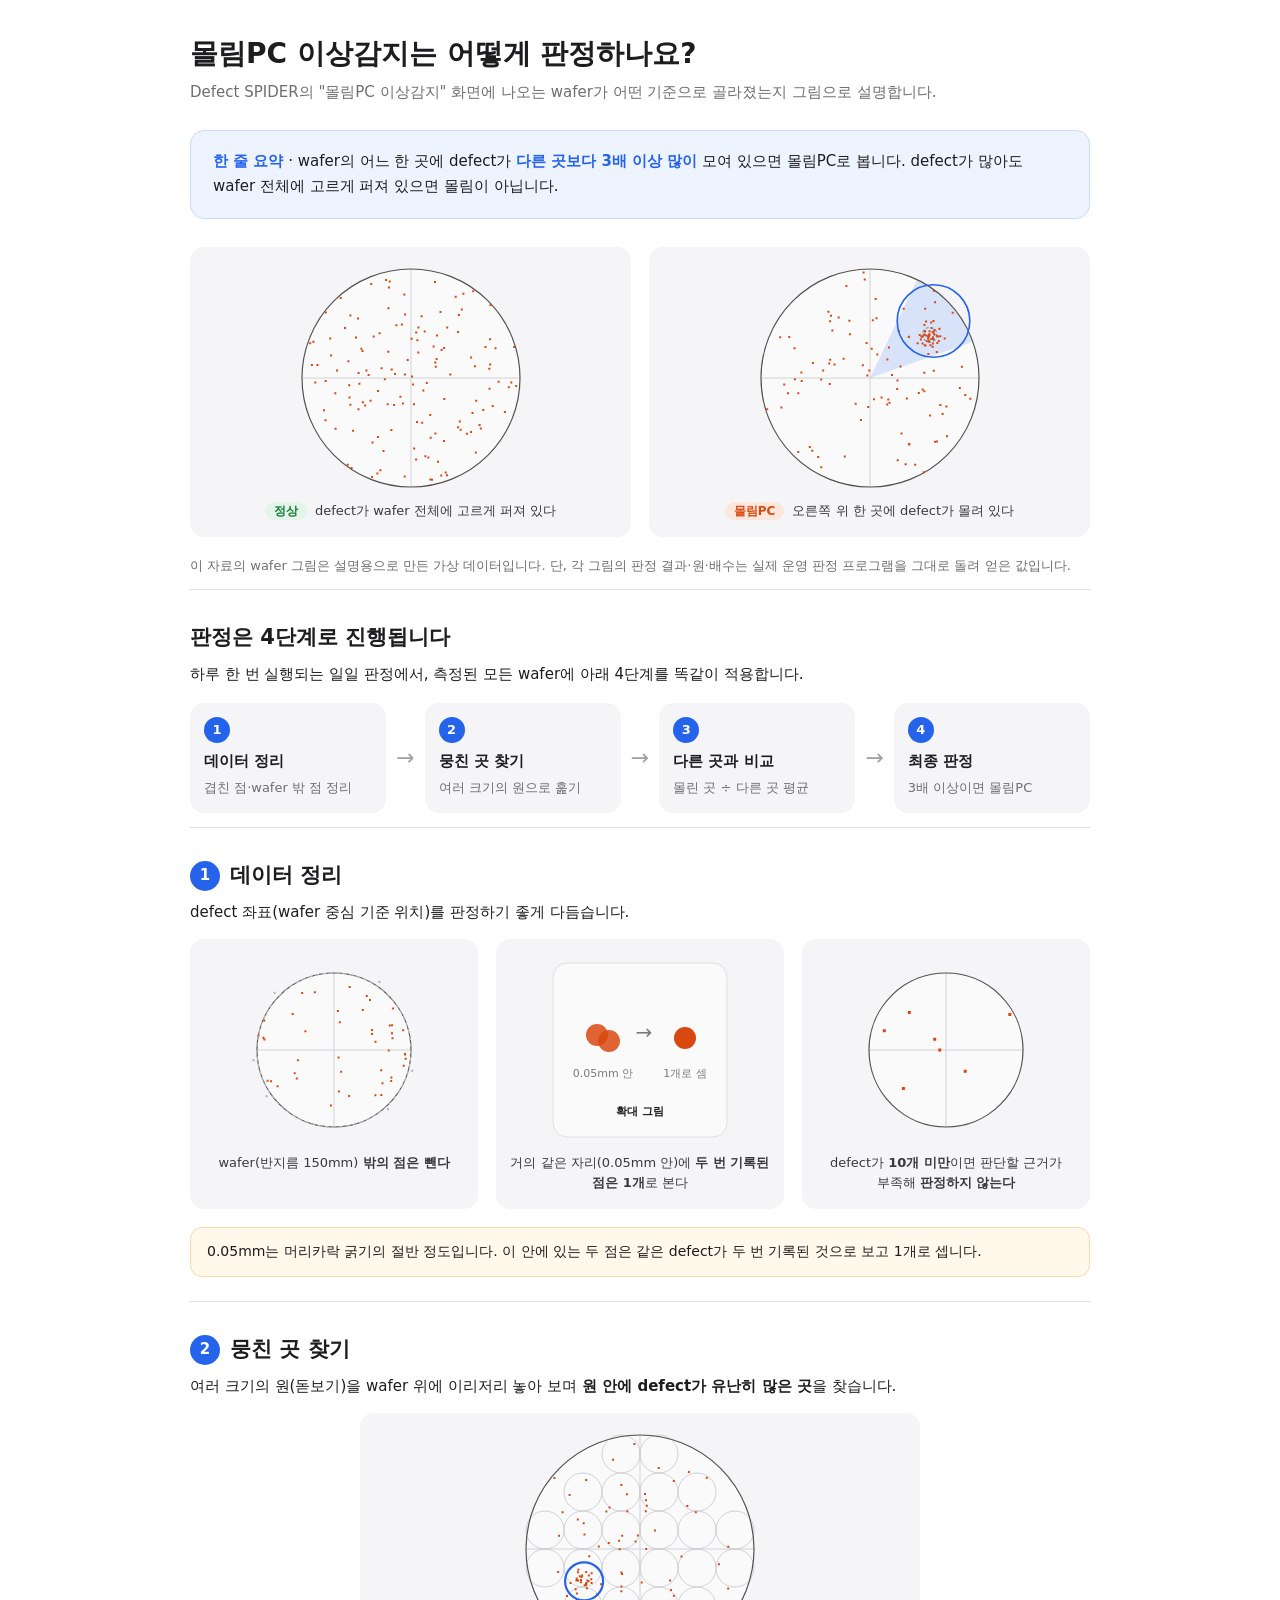
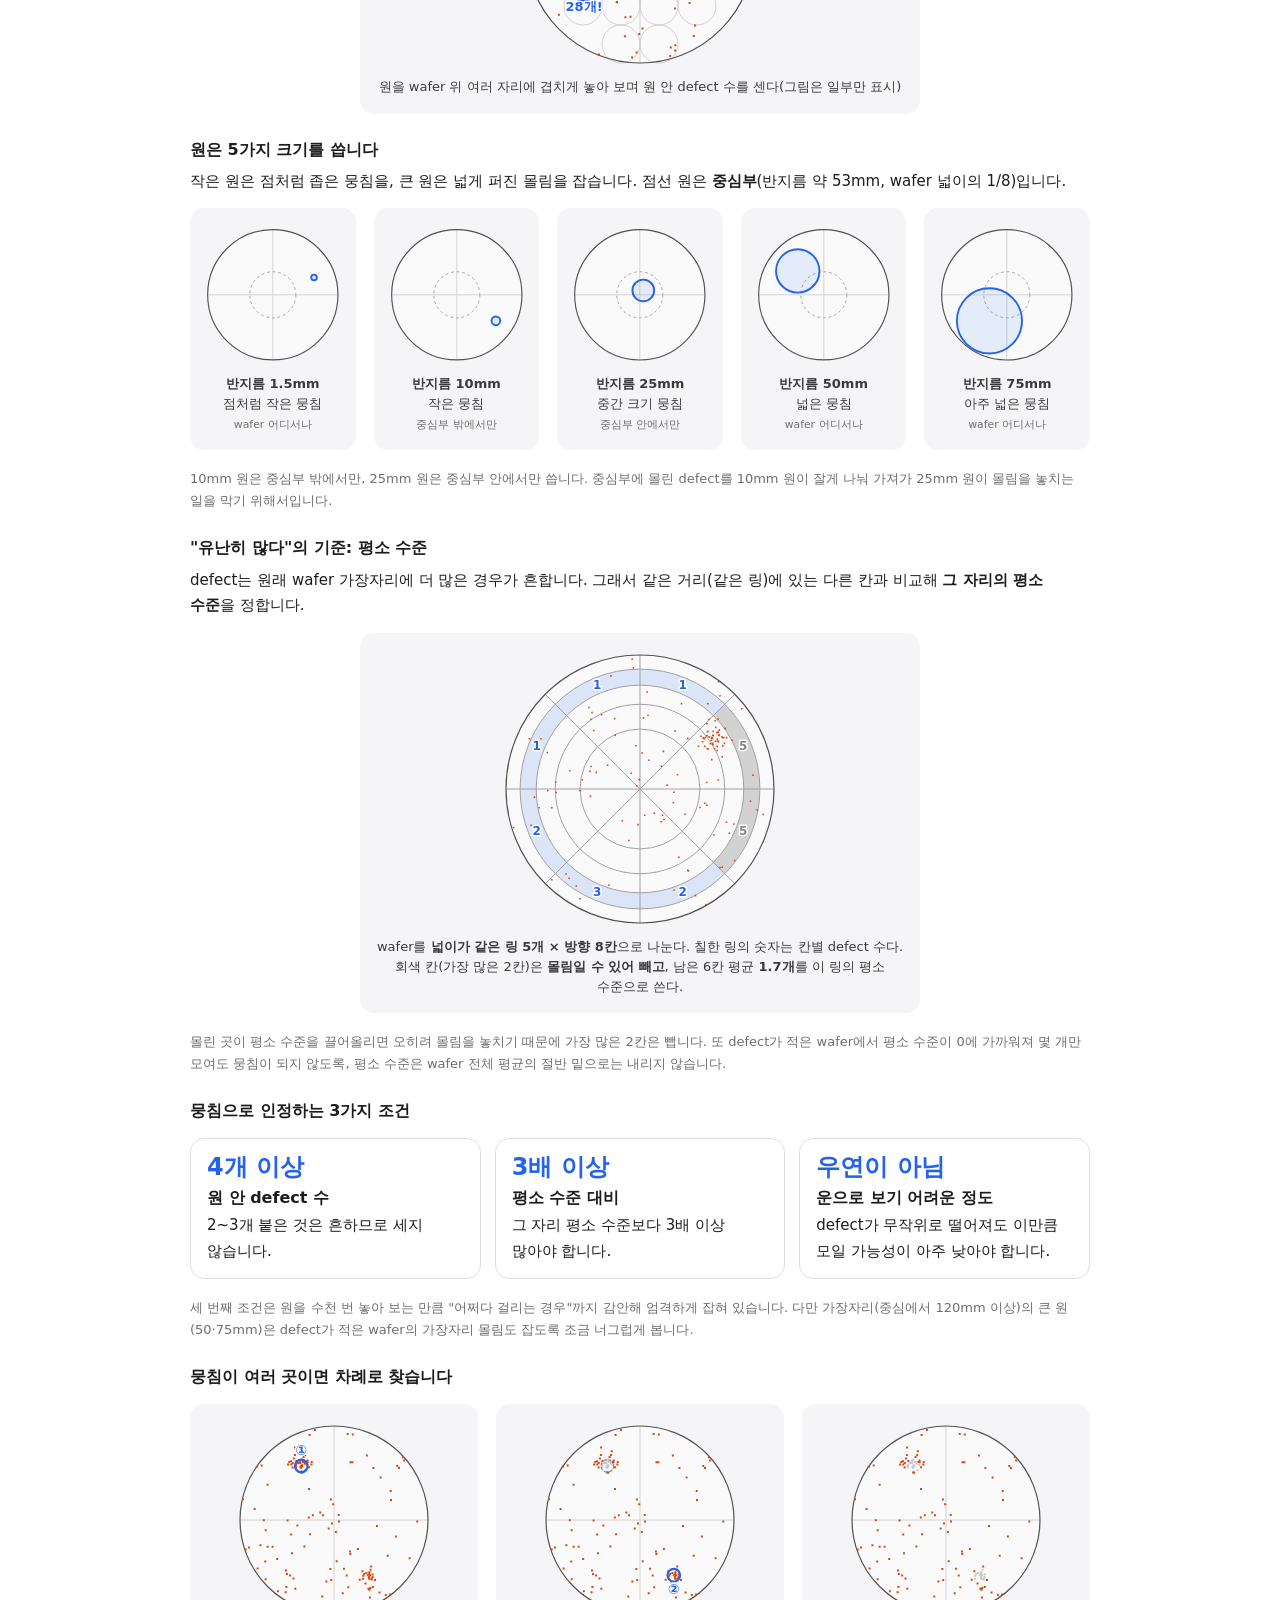
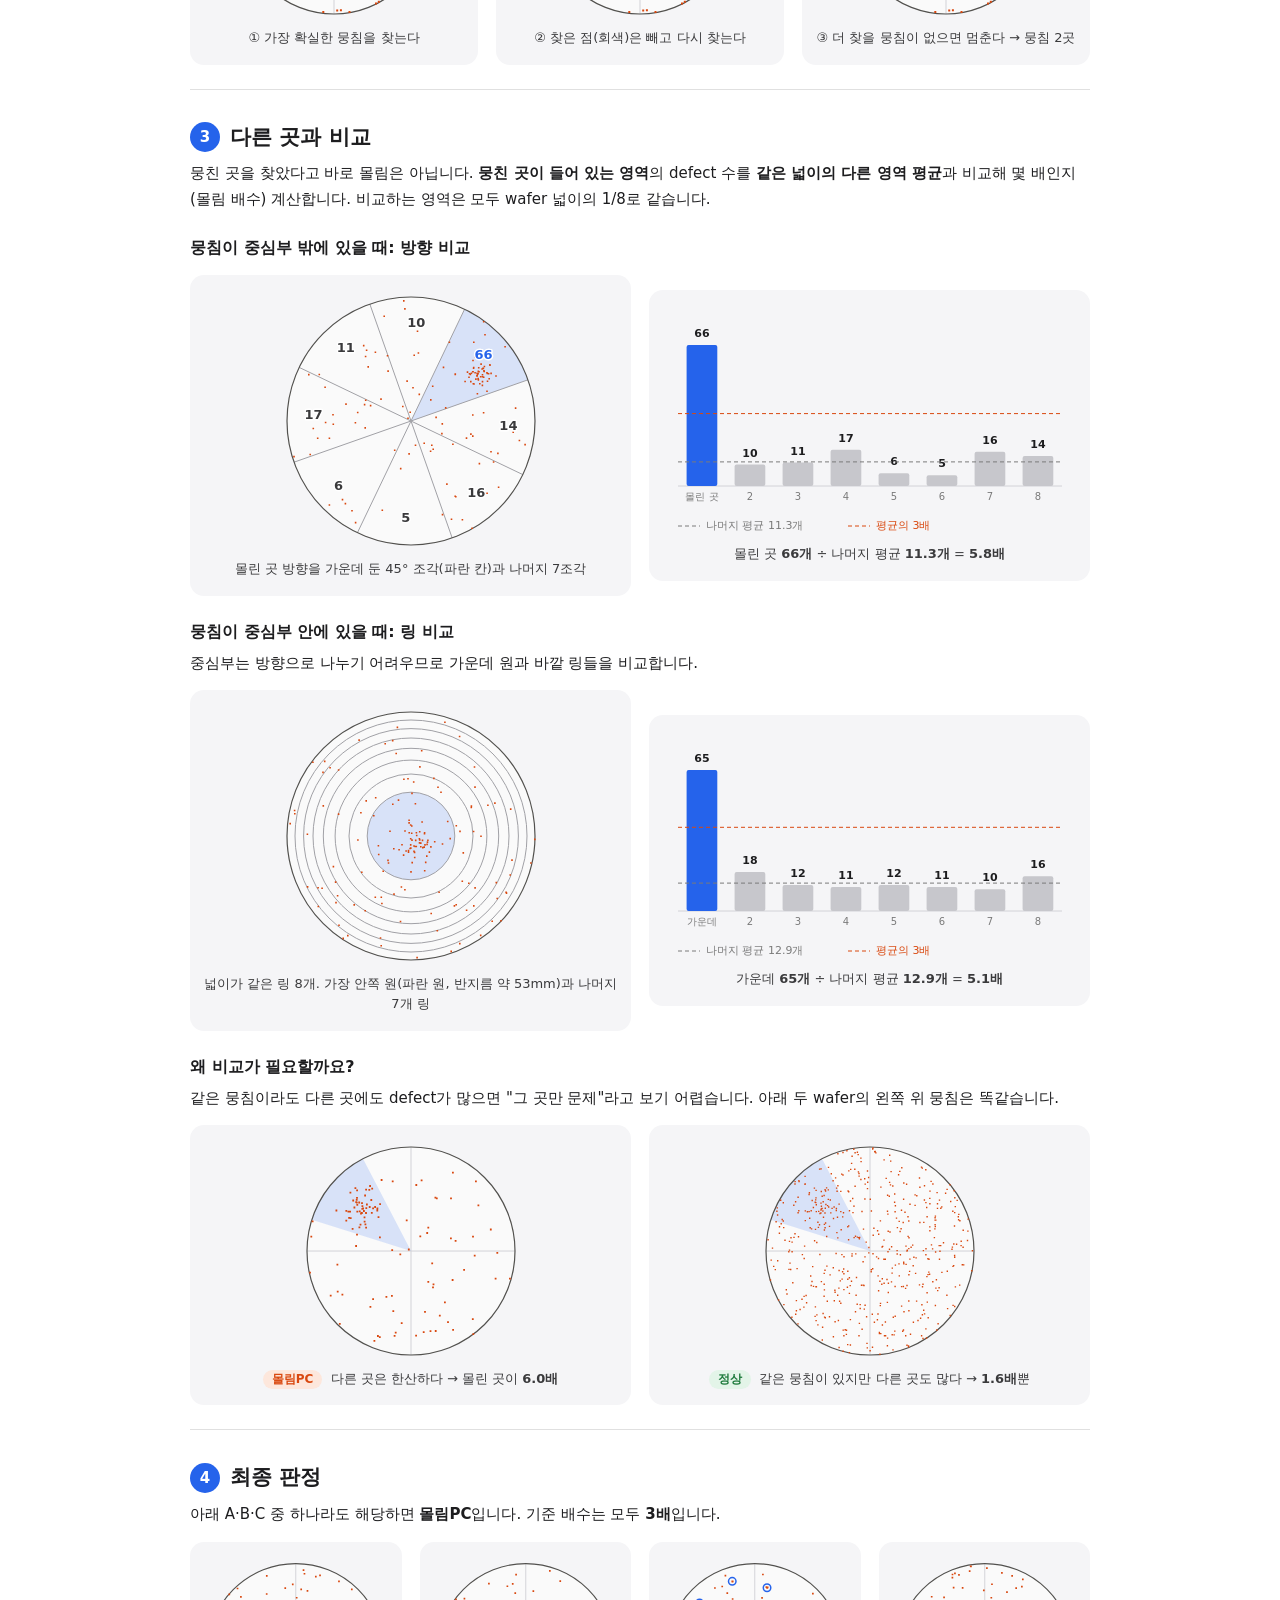
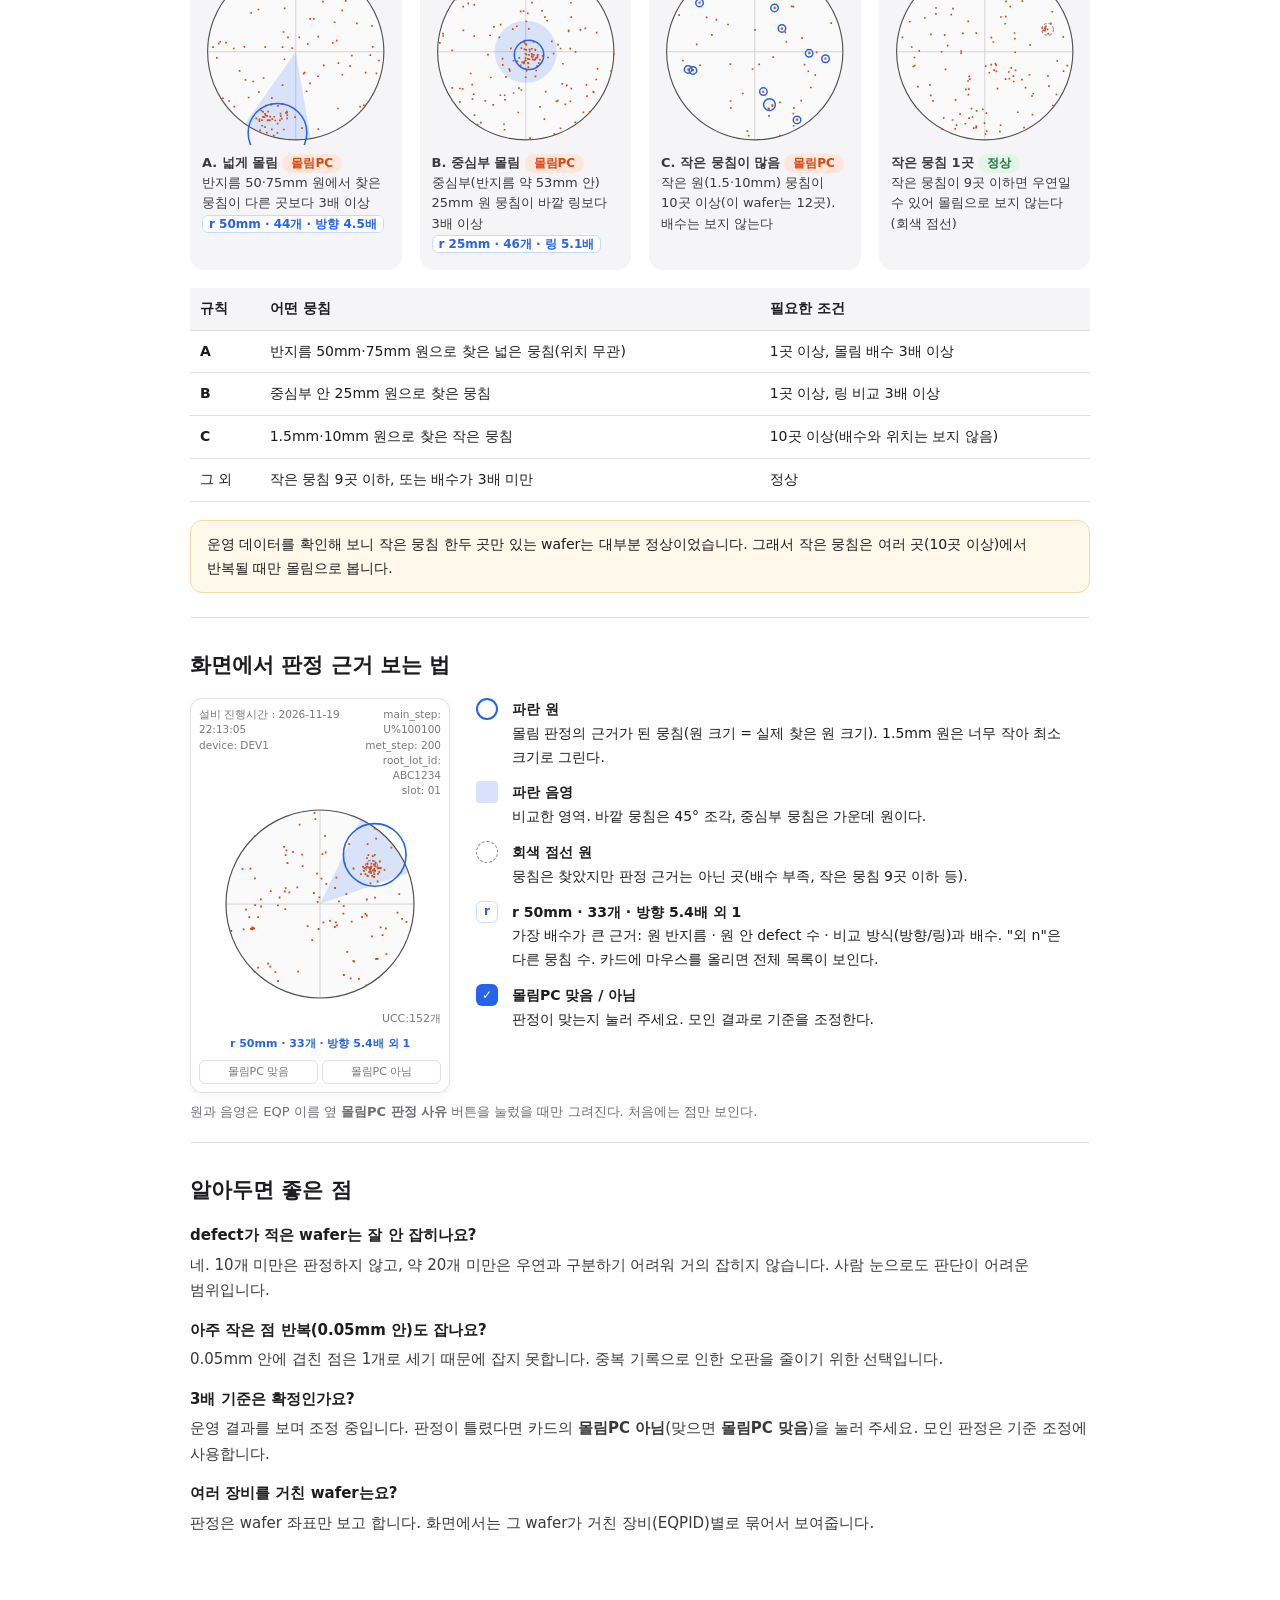
<file: public/cluster-pc-algorithm.html>
<!doctype html>
<html lang="ko">
<head>
<meta charset="utf-8">
<meta name="viewport" content="width=device-width, initial-scale=1">
<title>몰림PC 판정 방법</title>
<style>
:root{--text:#1d1d1f;--sub:#6e6e73;--line:#e0e0e0;--bg:#fff;--soft:#f5f5f7;--blue:#2563eb;--orange:#d9480f}
*{box-sizing:border-box}
body{margin:0;background:var(--bg);color:var(--text);font-family:"Pretendard Variable",Pretendard,"Malgun Gothic",system-ui,sans-serif;font-size:15px;line-height:1.7;word-break:keep-all}
main{max-width:980px;margin:0 auto;padding:36px 40px 64px}
h1{font-size:28px;line-height:1.3;margin:0 0 8px}
.lead{color:var(--sub);margin:0 0 24px}
.summary{background:#eef4ff;border:1px solid #c9dafc;border-radius:14px;padding:18px 22px;margin:0 0 28px}
.summary strong{color:var(--blue)}
section{border-top:1px solid var(--line);padding:30px 0 6px}
h2{font-size:21px;margin:0 0 6px;display:flex;align-items:center;gap:10px}
h2 .step{display:inline-flex;align-items:center;justify-content:center;width:30px;height:30px;border-radius:50%;background:var(--blue);color:#fff;font-size:15px}
h3{font-size:16px;margin:22px 0 4px}
p{margin:6px 0 12px}
figure svg{max-width:100%;height:auto}
figure{margin:0;display:flex;flex-direction:column;align-items:center;gap:8px}
figcaption{font-size:13px;color:#3a3a3c;text-align:center;line-height:1.55}
figcaption small{color:var(--sub)}
.pair,.trio,.five,.rules{display:grid;gap:18px;margin:14px 0 18px}
.pair{grid-template-columns:repeat(2,1fr)}
.pair.wide{align-items:center}
.trio{grid-template-columns:repeat(3,1fr)}
.five{grid-template-columns:repeat(5,1fr)}
.rules{grid-template-columns:repeat(4,1fr)}
.pair>figure,.trio>figure,.five>figure,.rules>figure,.solo{background:var(--soft);border-radius:14px;padding:16px 12px}
.solo{margin:14px auto 18px;max-width:560px}
.rule figcaption{text-align:left}
code{font-family:inherit;font-size:12px;color:var(--blue);background:#fff;border:1px solid #c9dafc;border-radius:6px;padding:1px 6px;font-weight:600}
.tag{display:inline-block;font-size:12px;font-weight:700;border-radius:999px;padding:0 9px;margin-right:4px}
.tag-hit{background:#fde7dc;color:var(--orange)}
.tag-ok{background:#e3f4e8;color:#1e7a3c}
.flow{display:flex;align-items:stretch;gap:10px;margin:16px 0 8px}
.flow-step{flex:1;background:var(--soft);border-radius:14px;padding:14px;display:flex;flex-direction:column;gap:2px}
.flow-step .num{width:26px;height:26px;border-radius:50%;background:var(--blue);color:#fff;font-weight:700;display:flex;align-items:center;justify-content:center;font-size:13px;margin-bottom:4px}
.flow-step small{color:var(--sub);font-size:13px}
.flow-arrow{align-self:center;color:#a1a1a6;font-size:22px}
.checks{display:grid;grid-template-columns:repeat(3,1fr);gap:14px;margin:14px 0 18px}
.check{border:1px solid var(--line);border-radius:14px;padding:14px 16px}
.check b{display:block;font-size:16px;margin-bottom:2px}
.check .big{font-size:24px;font-weight:800;color:var(--blue);line-height:1.2}
.callout{background:#fff8eb;border:1px solid #f5d9a8;border-radius:12px;padding:12px 16px;margin:12px 0 18px;font-size:14px}
.screen{display:grid;grid-template-columns:260px 1fr;gap:26px;align-items:start;margin:14px 0 8px}
.mock{border:1px solid var(--line);border-radius:12px;padding:8px;display:flex;flex-direction:column;align-items:center;gap:6px;box-shadow:0 2px 10px rgba(0,0,0,.05)}
.mock-head{align-self:stretch;display:flex;justify-content:space-between;font-size:10.5px;line-height:1.45;color:#7a7a7a}
.mock-head .r{text-align:right}
.mock-ucc{align-self:stretch;text-align:right;font-size:11px;color:#7a7a7a}
.mock-label{font-size:11px;color:var(--blue);font-weight:600}
.mock-btns{display:flex;gap:4px;align-self:stretch}
.mock-btns span{flex:1;text-align:center;font-size:11px;border:1px solid var(--line);border-radius:6px;padding:2px 0;color:#7a7a7a}
.legend{margin:0;padding:0;list-style:none;display:flex;flex-direction:column;gap:12px;font-size:14px}
.legend li{display:grid;grid-template-columns:28px 1fr;column-gap:8px}
.legend li>b:nth-child(2){grid-column:2}
.legend li{grid-template-areas:"sw t" "sw d"}
.sw{grid-area:sw;width:22px;height:22px;border-radius:50%;display:inline-flex;align-items:center;justify-content:center;font-size:12px}
.sw-circle{border:2px solid var(--blue)}
.sw-zone{background:rgba(37,99,235,.18);border-radius:4px}
.sw-dash{border:1.5px dashed #86868b}
.sw-text{color:var(--blue);border:1px solid #c9dafc;border-radius:6px;font-weight:700}
.sw-btn{color:#fff;background:var(--blue);border-radius:6px}
.note{font-size:13px;color:var(--sub)}
table{border-collapse:collapse;width:100%;font-size:14px;margin:10px 0 18px}
th,td{border-bottom:1px solid var(--line);padding:9px 10px;text-align:left;vertical-align:top}
th{background:var(--soft);font-weight:700}
.faq dt{font-weight:700;margin-top:14px}
.faq dd{margin:4px 0 0;color:#3a3a3c}
</style>
</head>
<body>
<!-- 생성: 몰림PC 알고리즘 소개. 그림 속 판정·원·배수는 scripts/defect_cluster_pc.py detect() 실행 결과(synthetic 좌표). -->

<main>
<h1>몰림PC 이상감지는 어떻게 판정하나요?</h1>
<p class="lead">Defect SPIDER의 "몰림PC 이상감지" 화면에 나오는 wafer가 어떤 기준으로 골라졌는지 그림으로 설명합니다.</p>

<div class="summary"><strong>한 줄 요약</strong> · wafer의 어느 한 곳에 defect가 <strong>다른 곳보다 3배 이상 많이</strong> 모여 있으면 몰림PC로 봅니다.
defect가 많아도 wafer 전체에 고르게 퍼져 있으면 몰림이 아닙니다.</div>

<div class="pair"><figure><svg viewBox="0 0 230 230" width="230" height="230" role="img" aria-label="정상 wafer"><circle cx="115" cy="115" r="109" fill="#fafafa"/><path d="M6 115H224M115 6V224" stroke="#d2d2d7" stroke-width="1"/><circle cx="115" cy="115" r="109" fill="none" stroke="#52514e" stroke-width="1.2"/><path d="M150.2 63.6h2v2h-2zM193 75.3h2v2h-2zM61 54.4h2v2h-2zM87.8 115.2h2v2h-2zM94.7 105.5h2v2h-2zM138.3 98.5h2v2h-2zM147 176.9h2v2h-2zM120.4 76.2h2v2h-2zM195.7 141.9h2v2h-2zM48 63.9h2v2h-2zM217.1 82.9h2v2h-2zM89.1 16.1h2v2h-2zM144.6 86.1h2v2h-2zM138.4 169.4h2v2h-2zM73.6 136.7h2v2h-2zM53.4 51.4h2v2h-2zM188.5 83h2v2h-2zM121.3 88.4h2v2h-2zM33.2 74.5h2v2h-2zM61.5 145.3h2v2h-2zM91.4 44.2h2v2h-2zM83.4 206.2h2v2h-2zM65.9 138.3h2v2h-2zM169.9 169.8h2v2h-2zM92 23.5h2v2h-2zM193.6 41.1h2v2h-2zM117.2 184.4h2v2h-2zM71.6 111.1h2v2h-2zM103.4 132.8h2v2h-2zM28.5 156.2h2v2h-2zM74.2 20.1h2v2h-2zM38.6 164.8h2v2h-2zM34.1 91.4h2v2h-2zM207.9 148h2v2h-2zM75.5 178.4h2v2h-2zM105.9 139.6h2v2h-2zM201.6 117.8h2v2h-2zM92.7 17.5h2v2h-2zM80.9 173h2v2h-2zM98.1 110.1h2v2h-2zM147.1 84h2v2h-2zM117 140.3h2v2h-2zM114.6 74.8h2v2h-2zM161.1 163.3h2v2h-2zM84.6 104.3h2v2h-2zM174.1 168h2v2h-2zM178.8 188.4h2v2h-2zM64.4 84.8h2v2h-2zM162.8 157.4h2v2h-2zM176.2 27.3h2v2h-2zM119.2 68.5h2v2h-2zM61.6 109h2v2h-2zM107.3 30.6h2v2h-2zM107.9 110.6h2v2h-2zM53.4 140.8h2v2h-2zM75.1 213.1h2v2h-2zM56.1 166.7h2v2h-2zM198.5 84.2h2v2h-2zM133.4 215.6h2v2h-2zM144.2 211.4h2v2h-2zM59 73.5h2v2h-2zM90.7 140.2h2v2h-2zM138.8 102.8h2v2h-2zM140.1 71.6h2v2h-2zM174.1 93.4h2v2h-2zM115 112.6h2v2h-2zM91.3 87.8h2v2h-2zM126.3 126.4h2v2h-2zM164.8 45.4h2v2h-2zM82.6 69.2h2v2h-2zM161.1 68.1h2v2h-2zM214.3 118.4h2v2h-2zM40 106.5h2v2h-2zM139.6 94.9h2v2h-2zM108.1 50.5h2v2h-2zM166.4 29.7h2v2h-2zM129.8 119h2v2h-2zM161.9 50.9h2v2h-2zM193.2 100.4h2v2h-2zM192.5 124.7h2v2h-2zM80.4 209.5h2v2h-2zM76.7 72.6h2v2h-2zM120.1 158.1h2v2h-2zM128.4 192.2h2v2h-2zM124.6 52.3h2v2h-2zM211.8 123.3h2v2h-2zM148.7 208.5h2v2h-2zM107.7 212.4h2v2h-2zM62.4 119.7h2v2h-2zM177.9 102.2h2v2h-2zM110.7 96.1h2v2h-2zM94.4 165.9h2v2h-2zM13.2 79.3h2v2h-2zM219.2 121.9h2v2h-2zM43.7 33.9h2v2h-2zM121.4 63.4h2v2h-2zM127.7 67.6h2v2h-2zM183.8 164.5h2v2h-2zM14.9 101.1h2v2h-2zM141 197.8h2v2h-2zM97.1 140.9h2v2h-2zM135 215.8h2v2h-2zM20.5 101h2v2h-2zM125.2 158.7h2v2h-2zM133.7 173.7h2v2h-2zM28.8 48.6h2v2h-2zM179.2 136.7h2v2h-2zM158.7 32.7h2v2h-2zM136.6 82.4h2v2h-2zM150 211.2h2v2h-2zM133.3 151h2v2h-2zM54.6 204.1h2v2h-2zM52.5 133.4h2v2h-2zM153.3 110.5h2v2h-2zM50.7 200.8h2v2h-2zM186.3 146h2v2h-2zM163.7 165.8h2v2h-2zM138 17.9h2v2h-2zM99.4 61.3h2v2h-2zM68.2 141.6h2v2h-2zM65.5 87h2v2h-2zM147.3 135.1h2v2h-2zM51.4 97.2h2v2h-2zM182.6 161.1h2v2h-2zM175.5 148.9h2v2h-2zM38.3 129.3h2v2h-2zM192.3 104.8h2v2h-2zM143.5 48h2v2h-2zM116.1 120.5h2v2h-2zM69.4 106.5h2v2h-2zM27 146.3h2v2h-2zM52.2 121.2h2v2h-2zM131.4 193.4h2v2h-2zM81 127.1h2v2h-2zM104.9 60.4h2v2h-2zM18.3 118.6h2v2h-2zM119.1 195.5h2v2h-2zM16.4 77.7h2v2h-2zM28.7 117h2v2h-2zM86.5 187h2v2h-2z" fill="#d9480f"/></svg><figcaption><span class="tag tag-ok">정상</span> defect가 wafer 전체에 고르게 퍼져 있다</figcaption></figure><figure><svg viewBox="0 0 230 230" width="230" height="230" role="img" aria-label="몰림 wafer"><circle cx="115" cy="115" r="109" fill="#fafafa"/><path d="M6 115H224M115 6V224" stroke="#d2d2d7" stroke-width="1"/><path d="M115 115L217.8 78.8A109 109 0 0 0 162.1 16.7Z" fill="rgba(37, 99, 235, 0.16)" stroke="none"/><circle cx="115" cy="115" r="109" fill="none" stroke="#52514e" stroke-width="1.2"/><path d="M42.3 129.2h2v2h-2zM184.3 141.1h2v2h-2zM179.1 177.8h2v2h-2zM107.6 8.4h2v2h-2zM190.4 142.5h2v2h-2zM179.1 38.2h2v2h-2zM78.5 100.5h2v2h-2zM115.7 84.7h2v2h-2zM99.7 139.8h2v2h-2zM191 172.2h2v2h-2zM104.9 155.9h2v2h-2zM169.2 44.7h2v2h-2zM214.3 134.7h2v2h-2zM162.8 129h2v2h-2zM45.4 108.5h2v2h-2zM167.7 208.2h2v2h-2zM74.2 95.7h2v2h-2zM72.4 47.7h2v2h-2zM93.9 70.2h2v2h-2zM205.9 102.7h2v2h-2zM38.5 84.3h2v2h-2zM106.8 101.2h2v2h-2zM28.2 120.6h2v2h-2zM141.5 116.6h2v2h-2zM209.3 131.1h2v2h-2zM110.6 78.9h2v2h-2zM117.9 135.3h2v2h-2zM152.9 72.8h2v2h-2zM174.1 151.4h2v2h-2zM108.7 15.5h2v2h-2zM150.8 134.5h2v2h-2zM88.8 192.4h2v2h-2zM144.5 102.5h2v2h-2zM33.3 73.1h2v2h-2zM141.2 125.1h2v2h-2zM141.7 196.3h2v2h-2zM133.5 138.8h2v2h-2zM132.3 135.4h2v2h-2zM75 51.8h2v2h-2zM186.6 150h2v2h-2zM152.8 73.1h2v2h-2zM119.7 35.1h2v2h-2zM133 83.4h2v2h-2zM121.3 90.6h2v2h-2zM93.4 56.7h2v2h-2zM90.4 22h2v2h-2zM147.7 44.7h2v2h-2zM177.8 106.7h2v2h-2zM168.3 108.7h2v2h-2zM25.4 143.4h2v2h-2zM67.2 106.5h2v2h-2zM196.7 48.7h2v2h-2zM24.2 73.2h2v2h-2zM152.9 180.1h2v2h-2zM45.7 116.9h2v2h-2zM203.8 124h2v2h-2zM145.5 169.5h2v2h-2zM53.8 183.1h2v2h-2zM74.1 57.3h2v2h-2zM131.4 95.5h2v2h-2zM112.3 142.9h2v2h-2zM142.6 66.9h2v2h-2zM131.2 140.6h2v2h-2zM65.3 203.3h2v2h-2zM116.8 56.2h2v2h-2zM56.9 99.1h2v2h-2zM73.2 99.6h2v2h-2zM168.3 127.3h2v2h-2zM11.2 145.3h2v2h-2zM166.6 125.5h2v2h-2zM76.4 66.5h2v2h-2zM111.4 111.6h2v2h-2zM38.9 115.3h2v2h-2zM65.2 115.5h2v2h-2zM113.3 106.4h2v2h-2zM87.6 94.7h2v2h-2zM136 110.9h2v2h-2zM120.5 54.2h2v2h-2zM32 129.2h2v2h-2zM62.2 192.9h2v2h-2zM180.9 177.5h2v2h-2zM82.7 53.6h2v2h-2zM177.9 26.7h2v2h-2zM56.3 186.7h2v2h-2zM125.6 133.6h2v2h-2zM42.3 187.9h2v2h-2zM149.6 200.3h2v2h-2zM73.8 120.1h2v2h-2zM153.4 180.6h2v2h-2zM159.2 200.7h2v2h-2zM161.6 79.3h2v2h-2zM169.4 81.5h2v2h-2zM173.7 70.7h2v2h-2zM177.7 67.7h2v2h-2zM183.4 64.7h2v2h-2zM164.9 75.6h2v2h-2zM166.6 79.4h2v2h-2zM173 72.3h2v2h-2zM176.7 82.7h2v2h-2zM165.4 72.5h2v2h-2zM172.2 74.4h2v2h-2zM173.1 77.3h2v2h-2zM178.1 70h2v2h-2zM173 76.7h2v2h-2zM172.4 90.1h2v2h-2zM167.1 72.1h2v2h-2zM163.7 71h2v2h-2zM174.5 81.3h2v2h-2zM171.9 74.4h2v2h-2zM176.5 68.3h2v2h-2zM173.3 77.9h2v2h-2zM172.6 72.7h2v2h-2zM178.3 70.4h2v2h-2zM168.8 81.2h2v2h-2zM171.1 77.2h2v2h-2zM166.3 73.1h2v2h-2zM170.3 71.6h2v2h-2zM176.9 75h2v2h-2zM188.7 74.4h2v2h-2zM180.7 71.5h2v2h-2zM180.8 87.9h2v2h-2zM168.6 70.7h2v2h-2zM177.5 57h2v2h-2zM175.6 63.9h2v2h-2zM178.5 66.1h2v2h-2zM176.9 73.3h2v2h-2zM176.9 79.4h2v2h-2zM181.3 79h2v2h-2zM175.2 58.5h2v2h-2zM172.1 72.2h2v2h-2zM181.1 72.1h2v2h-2zM168.2 70.6h2v2h-2zM177.3 67.7h2v2h-2zM168.5 60.9h2v2h-2zM184.4 72.2h2v2h-2zM175.3 75.1h2v2h-2zM182.8 76.9h2v2h-2zM177.9 75.5h2v2h-2zM169 67.6h2v2h-2zM182.2 72.4h2v2h-2zM169.1 67h2v2h-2zM173.2 70.3h2v2h-2zM183.5 64.9h2v2h-2zM170.1 57.4h2v2h-2zM173.5 67.2h2v2h-2z" fill="#d9480f"/><circle cx="174.7" cy="71.7" r="7.3" fill="none" stroke="#86868b" stroke-width="1.1" stroke-dasharray="3 2"/><circle cx="178.5" cy="58" r="36.3" fill="none" stroke="#2563eb" stroke-width="1.6"/></svg><figcaption><span class="tag tag-hit">몰림PC</span> 오른쪽 위 한 곳에 defect가 몰려 있다</figcaption></figure></div>
<p class="note">이 자료의 wafer 그림은 설명용으로 만든 가상 데이터입니다. 단, 각 그림의 판정 결과·원·배수는 실제 운영 판정 프로그램을 그대로 돌려 얻은 값입니다.</p>

<section>
<h2>판정은 4단계로 진행됩니다</h2>
<p>하루 한 번 실행되는 일일 판정에서, 측정된 모든 wafer에 아래 4단계를 똑같이 적용합니다.</p>
<div class="flow"><div class="flow-step"><span class="num">1</span><strong>데이터 정리</strong><small>겹친 점·wafer 밖 점 정리</small></div><span class="flow-arrow" aria-hidden="true">→</span><div class="flow-step"><span class="num">2</span><strong>뭉친 곳 찾기</strong><small>여러 크기의 원으로 훑기</small></div><span class="flow-arrow" aria-hidden="true">→</span><div class="flow-step"><span class="num">3</span><strong>다른 곳과 비교</strong><small>몰린 곳 ÷ 다른 곳 평균</small></div><span class="flow-arrow" aria-hidden="true">→</span><div class="flow-step"><span class="num">4</span><strong>최종 판정</strong><small>3배 이상이면 몰림PC</small></div></div>
</section>

<section>
<h2><span class="step">1</span>데이터 정리</h2>
<p>defect 좌표(wafer 중심 기준 위치)를 판정하기 좋게 다듬습니다.</p>
<div class="trio"><figure><svg viewBox="0 0 190 190" width="190" height="190" role="img" aria-label="wafer 밖 점 제외"><circle cx="95" cy="95" r="77" fill="#fafafa"/><path d="M18 95H172M95 18V172" stroke="#d2d2d7" stroke-width="1"/><circle cx="95" cy="95" r="77" fill="none" stroke="#52514e" stroke-width="1.2"/><path d="M139.4 26.1h2v2h-2zM148.1 153.2h2v2h-2zM172.2 114.8h2v2h-2zM34.7 36.8h2v2h-2zM13.4 104.2h2v2h-2zM26.6 140.2h2v2h-2z" fill="#b0b0b5"/><path d="M57.9 104.3h2v2h-2zM56.8 122.5h2v2h-2zM149.8 69.6h2v2h-2zM98.6 101.5h2v2h-2zM97.9 55h2v2h-2zM18.5 79.7h2v2h-2zM24.4 83.6h2v2h-2zM130 44.1h2v2h-2zM135.4 139.2h2v2h-2zM90.9 149.6h2v2h-2zM152.1 69.3h2v2h-2zM37.6 130.3h2v2h-2zM135.5 85.8h2v2h-2zM23.4 81.8h2v2h-2zM141.3 139h2v2h-2zM151.2 125h2v2h-2zM109.2 139.9h2v2h-2zM141.2 114.2h2v2h-2zM153.1 52.5h2v2h-2zM99.8 66.2h2v2h-2zM24.3 64.5h2v2h-2zM74.8 36.2h2v2h-2zM52.7 58h2v2h-2zM54.7 117.2h2v2h-2zM142.5 127.3h2v2h-2zM151.4 121.5h2v2h-2zM165.1 98h2v2h-2zM126.8 40.1h2v2h-2zM163.7 109.7h2v2h-2zM27.6 124.8h2v2h-2zM109.7 30.9h2v2h-2zM31.1 125.3h2v2h-2zM131.9 78h2v2h-2zM165 98.6h2v2h-2zM101.2 115.8h2v2h-2zM122.8 54h2v2h-2zM98.9 135.5h2v2h-2zM163.2 74.3h2v2h-2zM152 77.2h2v2h-2zM62.2 37h2v2h-2zM165.7 102.8h2v2h-2zM148.7 94.5h2v2h-2zM131.9 74.1h2v2h-2zM152.5 82.3h2v2h-2zM65.4 75.3h2v2h-2z" fill="#d9480f"/><circle cx="95" cy="95" r="77" fill="none" stroke="#c7c7cc" stroke-width="1" stroke-dasharray="4 3"/></svg><figcaption>wafer(반지름 150mm) <b>밖의 점은 뺀다</b></figcaption></figure><figure><svg viewBox="0 0 190 190" width="190" height="190" role="img" aria-label="겹친 점 합치기"><rect x="8" y="8" width="174" height="174" rx="14" fill="#fafafa" stroke="#e0e0e0"/><circle cx="52" cy="80" r="11" fill="#d9480f" opacity=".85"/><circle cx="64" cy="86" r="11" fill="#d9480f" opacity=".85"/><text x="58" y="122" font-size="11" fill="#7a7a7a" text-anchor="middle" font-family="Pretendard Variable, Pretendard, 'Malgun Gothic', system-ui, sans-serif">0.05mm 안</text><text x="99" y="84" font-size="20" fill="#7a7a7a" text-anchor="middle" font-family="Pretendard Variable, Pretendard, 'Malgun Gothic', system-ui, sans-serif">→</text><circle cx="140" cy="83" r="11" fill="#d9480f"/><text x="140" y="122" font-size="11" fill="#7a7a7a" text-anchor="middle" font-family="Pretendard Variable, Pretendard, 'Malgun Gothic', system-ui, sans-serif">1개로 셈</text><text x="95" y="160" font-size="11" fill="#1d1d1f" text-anchor="middle" font-family="Pretendard Variable, Pretendard, 'Malgun Gothic', system-ui, sans-serif" font-weight="600">확대 그림</text></svg><figcaption>거의 같은 자리(0.05mm 안)에 <b>두 번 기록된 점은 1개</b>로 본다</figcaption></figure><figure><svg viewBox="0 0 190 190" width="190" height="190" role="img" aria-label="defect가 적은 wafer"><circle cx="95" cy="95" r="77" fill="#fafafa"/><path d="M18 95H172M95 18V172" stroke="#d2d2d7" stroke-width="1"/><circle cx="95" cy="95" r="77" fill="none" stroke="#52514e" stroke-width="1.2"/><path d="M56.8 56.1h3v3h-3zM112.7 114.8h3v3h-3zM87.3 93.6h3v3h-3zM157.3 58h3v3h-3zM50.9 131.9h3v3h-3zM82.2 82.8h3v3h-3zM31.8 74.3h3v3h-3z" fill="#d9480f"/></svg><figcaption>defect가 <b>10개 미만</b>이면 판단할 근거가 부족해 <b>판정하지 않는다</b></figcaption></figure></div>
<div class="callout">0.05mm는 머리카락 굵기의 절반 정도입니다. 이 안에 있는 두 점은 같은 defect가 두 번 기록된 것으로 보고 1개로 셉니다.</div>
</section>

<section>
<h2><span class="step">2</span>뭉친 곳 찾기</h2>
<p>여러 크기의 원(돋보기)을 wafer 위에 이리저리 놓아 보며 <b>원 안에 defect가 유난히 많은 곳</b>을 찾습니다.</p>
<figure class="solo"><svg viewBox="0 0 240 240" width="240" height="240" role="img" aria-label="원으로 훑기"><circle cx="120" cy="120" r="114" fill="#fafafa"/><path d="M6 120H234M120 6V234" stroke="#d2d2d7" stroke-width="1"/><circle cx="25" cy="139" r="19" fill="none" stroke="#c7c7cc" stroke-width="0.8"/><circle cx="25" cy="101" r="19" fill="none" stroke="#c7c7cc" stroke-width="0.8"/><circle cx="63" cy="177" r="19" fill="none" stroke="#c7c7cc" stroke-width="0.8"/><circle cx="63" cy="139" r="19" fill="none" stroke="#c7c7cc" stroke-width="0.8"/><circle cx="63" cy="101" r="19" fill="none" stroke="#c7c7cc" stroke-width="0.8"/><circle cx="63" cy="63" r="19" fill="none" stroke="#c7c7cc" stroke-width="0.8"/><circle cx="101" cy="215" r="19" fill="none" stroke="#c7c7cc" stroke-width="0.8"/><circle cx="101" cy="177" r="19" fill="none" stroke="#c7c7cc" stroke-width="0.8"/><circle cx="101" cy="139" r="19" fill="none" stroke="#c7c7cc" stroke-width="0.8"/><circle cx="101" cy="101" r="19" fill="none" stroke="#c7c7cc" stroke-width="0.8"/><circle cx="101" cy="63" r="19" fill="none" stroke="#c7c7cc" stroke-width="0.8"/><circle cx="101" cy="25" r="19" fill="none" stroke="#c7c7cc" stroke-width="0.8"/><circle cx="139" cy="215" r="19" fill="none" stroke="#c7c7cc" stroke-width="0.8"/><circle cx="139" cy="177" r="19" fill="none" stroke="#c7c7cc" stroke-width="0.8"/><circle cx="139" cy="139" r="19" fill="none" stroke="#c7c7cc" stroke-width="0.8"/><circle cx="139" cy="101" r="19" fill="none" stroke="#c7c7cc" stroke-width="0.8"/><circle cx="139" cy="63" r="19" fill="none" stroke="#c7c7cc" stroke-width="0.8"/><circle cx="139" cy="25" r="19" fill="none" stroke="#c7c7cc" stroke-width="0.8"/><circle cx="177" cy="177" r="19" fill="none" stroke="#c7c7cc" stroke-width="0.8"/><circle cx="177" cy="139" r="19" fill="none" stroke="#c7c7cc" stroke-width="0.8"/><circle cx="177" cy="101" r="19" fill="none" stroke="#c7c7cc" stroke-width="0.8"/><circle cx="177" cy="63" r="19" fill="none" stroke="#c7c7cc" stroke-width="0.8"/><circle cx="215" cy="139" r="19" fill="none" stroke="#c7c7cc" stroke-width="0.8"/><circle cx="215" cy="101" r="19" fill="none" stroke="#c7c7cc" stroke-width="0.8"/><circle cx="120" cy="120" r="114" fill="none" stroke="#52514e" stroke-width="1.2"/><path d="M96 172.3h2v2h-2zM174.1 195.5h2v2h-2zM125 70.2h2v2h-2zM125.8 75.8h2v2h-2zM185.8 47.7h2v2h-2zM137.7 38h2v2h-2zM62.7 93.2h2v2h-2zM37.9 184.7h2v2h-2zM116.8 105.5h2v2h-2zM149.1 150.6h2v2h-2zM154.4 215.3h2v2h-2zM115.6 222.6h2v2h-2zM149.2 225.9h2v2h-2zM152.9 165.7h2v2h-2zM121.5 198.5h2v2h-2zM41.6 82.3h2v2h-2zM56.8 89.6h2v2h-2zM166.3 76.1h2v2h-2zM149.8 217.5h2v2h-2zM77.9 224.5h2v2h-2zM118.2 203.9h2v2h-2zM100.4 156.5h2v2h-2zM152.8 51h2v2h-2zM68.2 126.3h2v2h-2zM63.5 104.5h2v2h-2zM48.6 65h2v2h-2zM77.8 116.6h2v2h-2zM124 63.9h2v2h-2zM85.4 81.6h2v2h-2zM101.1 144.1h2v2h-2zM33.4 47.9h2v2h-2zM207.2 158.5h2v2h-2zM133.9 100.6h2v2h-2zM172.8 206.1h2v2h-2zM167.9 42.1h2v2h-2zM168.6 173h2v2h-2zM154.2 220.4h2v2h-2zM150.1 159.9h2v2h-2zM104.4 187.2h2v2h-2zM160.5 126.6h2v2h-2zM103.9 206.3h2v2h-2zM80.1 154.2h2v2h-2zM46 166.1h2v2h-2zM109.5 186.7h2v2h-2zM100.3 55.1h2v2h-2zM100.4 161.3h2v2h-2zM124.8 81.3h2v2h-2zM100.4 142.5h2v2h-2zM37.1 141.9h2v2h-2zM98.1 110.7h2v2h-2zM174.8 82.3h2v2h-2zM125.2 119.1h2v2h-2zM106.4 81.3h2v2h-2zM70.6 152.9h2v2h-2zM87.8 113h2v2h-2zM154 178.5h2v2h-2zM114.6 111.6h2v2h-2zM197.9 134.2h2v2h-2zM38.1 105.8h2v2h-2zM92.1 29.7h2v2h-2zM98.7 119.2h2v2h-2zM111.1 227.5h2v2h-2zM95.7 172h2v2h-2zM113.4 14.1h2v2h-2zM65.2 50.1h2v2h-2zM105.9 64.2h2v2h-2zM88.5 77.5h2v2h-2zM101.2 105.7h2v2h-2zM120.7 152.5h2v2h-2zM207.3 116.7h2v2h-2zM63.6 155.2h2v2h-2zM55.4 150.4h2v2h-2zM60.6 146.9h2v2h-2zM60 150h2v2h-2zM65 153.5h2v2h-2zM65 155.1h2v2h-2zM61.1 145.6h2v2h-2zM66.2 150.6h2v2h-2zM58.8 146.3h2v2h-2zM76.2 164.2h2v2h-2zM70.3 149.3h2v2h-2zM70.6 143.3h2v2h-2zM57.4 139.8h2v2h-2zM60 152.2h2v2h-2zM67.6 151.2h2v2h-2zM65.4 153.9h2v2h-2zM57.2 150.5h2v2h-2zM56.9 142.3h2v2h-2zM65.2 141.9h2v2h-2zM55.9 163.6h2v2h-2zM49.5 153h2v2h-2zM55.7 148.4h2v2h-2zM54.6 159.3h2v2h-2zM65.5 153.1h2v2h-2zM67.9 145.6h2v2h-2zM65.9 158.2h2v2h-2z" fill="#d9480f"/><circle cx="64.1" cy="152.3" r="19" fill="none" stroke="#2563eb" stroke-width="2.2"/><text x="64.1" y="178.1" font-size="13" font-weight="600" fill="#2563eb" text-anchor="middle" dominant-baseline="middle" font-family="Pretendard Variable, Pretendard, 'Malgun Gothic', system-ui, sans-serif" paint-order="stroke" stroke="#fff" stroke-width="3" stroke-linejoin="round">28개!</text></svg><figcaption>원을 wafer 위 여러 자리에 겹치게 놓아 보며 원 안 defect 수를 센다(그림은 일부만 표시)</figcaption></figure>
<h3>원은 5가지 크기를 씁니다</h3>
<p>작은 원은 점처럼 좁은 뭉침을, 큰 원은 넓게 퍼진 몰림을 잡습니다. 점선 원은 <b>중심부</b>(반지름 약 53mm, wafer 넓이의 1/8)입니다.</p>
<div class="five"><figure><svg viewBox="0 0 150 150" width="150" height="150" role="img" aria-label="반지름 1.5mm 원"><circle cx="75" cy="75" r="69" fill="#fafafa"/><path d="M6 75H144M75 6V144" stroke="#d2d2d7" stroke-width="1"/><circle cx="75" cy="75" r="24.4" fill="none" stroke="#a1a1a6" stroke-width="1" stroke-dasharray="3 3"/><circle cx="75" cy="75" r="69" fill="none" stroke="#52514e" stroke-width="1.2"/><circle cx="118.7" cy="56.6" r="3" fill="rgba(37,99,235,.10)" stroke="#2563eb" stroke-width="2"/></svg><figcaption><b>반지름 1.5mm</b><br>점처럼 작은 뭉침<br><small>wafer 어디서나</small></figcaption></figure><figure><svg viewBox="0 0 150 150" width="150" height="150" role="img" aria-label="반지름 10mm 원"><circle cx="75" cy="75" r="69" fill="#fafafa"/><path d="M6 75H144M75 6V144" stroke="#d2d2d7" stroke-width="1"/><circle cx="75" cy="75" r="24.4" fill="none" stroke="#a1a1a6" stroke-width="1" stroke-dasharray="3 3"/><circle cx="75" cy="75" r="69" fill="none" stroke="#52514e" stroke-width="1.2"/><circle cx="116.4" cy="102.6" r="4.6" fill="rgba(37,99,235,.10)" stroke="#2563eb" stroke-width="2"/></svg><figcaption><b>반지름 10mm</b><br>작은 뭉침<br><small>중심부 밖에서만</small></figcaption></figure><figure><svg viewBox="0 0 150 150" width="150" height="150" role="img" aria-label="반지름 25mm 원"><circle cx="75" cy="75" r="69" fill="#fafafa"/><path d="M6 75H144M75 6V144" stroke="#d2d2d7" stroke-width="1"/><circle cx="75" cy="75" r="24.4" fill="none" stroke="#a1a1a6" stroke-width="1" stroke-dasharray="3 3"/><circle cx="75" cy="75" r="69" fill="none" stroke="#52514e" stroke-width="1.2"/><circle cx="78.7" cy="70.4" r="11.5" fill="rgba(37,99,235,.10)" stroke="#2563eb" stroke-width="2"/></svg><figcaption><b>반지름 25mm</b><br>중간 크기 뭉침<br><small>중심부 안에서만</small></figcaption></figure><figure><svg viewBox="0 0 150 150" width="150" height="150" role="img" aria-label="반지름 50mm 원"><circle cx="75" cy="75" r="69" fill="#fafafa"/><path d="M6 75H144M75 6V144" stroke="#d2d2d7" stroke-width="1"/><circle cx="75" cy="75" r="24.4" fill="none" stroke="#a1a1a6" stroke-width="1" stroke-dasharray="3 3"/><circle cx="75" cy="75" r="69" fill="none" stroke="#52514e" stroke-width="1.2"/><circle cx="47.4" cy="49.7" r="23" fill="rgba(37,99,235,.10)" stroke="#2563eb" stroke-width="2"/></svg><figcaption><b>반지름 50mm</b><br>넓은 뭉침<br><small>wafer 어디서나</small></figcaption></figure><figure><svg viewBox="0 0 150 150" width="150" height="150" role="img" aria-label="반지름 75mm 원"><circle cx="75" cy="75" r="69" fill="#fafafa"/><path d="M6 75H144M75 6V144" stroke="#d2d2d7" stroke-width="1"/><circle cx="75" cy="75" r="24.4" fill="none" stroke="#a1a1a6" stroke-width="1" stroke-dasharray="3 3"/><circle cx="75" cy="75" r="69" fill="none" stroke="#52514e" stroke-width="1.2"/><circle cx="56.6" cy="102.6" r="34.5" fill="rgba(37,99,235,.10)" stroke="#2563eb" stroke-width="2"/></svg><figcaption><b>반지름 75mm</b><br>아주 넓은 뭉침<br><small>wafer 어디서나</small></figcaption></figure></div>
<p class="note">10mm 원은 중심부 밖에서만, 25mm 원은 중심부 안에서만 씁니다. 중심부에 몰린 defect를 10mm 원이 잘게 나눠 가져가 25mm 원이 몰림을 놓치는 일을 막기 위해서입니다.</p>

<h3>"유난히 많다"의 기준: 평소 수준</h3>
<p>defect는 원래 wafer 가장자리에 더 많은 경우가 흔합니다. 그래서 같은 거리(같은 링)에 있는 다른 칸과 비교해 <b>그 자리의 평소 수준</b>을 정합니다.</p>
<figure class="solo"><svg viewBox="0 0 280 280" width="280" height="280" role="img" aria-label="평소 수준 계산"><circle cx="140" cy="140" r="134" fill="#fafafa"/><path d="M20.1 140A119.9 119.9 0 0 0 55.3 224.7L66.6 213.4A103.8 103.8 0 0 1 36.2 140Z" fill="rgba(37,99,235,.14)"/><path d="M55.3 224.7A119.9 119.9 0 0 0 140 259.9L140 243.8A103.8 103.8 0 0 1 66.6 213.4Z" fill="rgba(37,99,235,.14)"/><path d="M140 259.9A119.9 119.9 0 0 0 224.7 224.7L213.4 213.4A103.8 103.8 0 0 1 140 243.8Z" fill="rgba(37,99,235,.14)"/><path d="M224.7 224.7A119.9 119.9 0 0 0 259.9 140L243.8 140A103.8 103.8 0 0 1 213.4 213.4Z" fill="rgba(134,134,139,.35)"/><path d="M259.9 140A119.9 119.9 0 0 0 224.7 55.3L213.4 66.6A103.8 103.8 0 0 1 243.8 140Z" fill="rgba(134,134,139,.35)"/><path d="M224.7 55.3A119.9 119.9 0 0 0 140 20.1L140 36.2A103.8 103.8 0 0 1 213.4 66.6Z" fill="rgba(37,99,235,.14)"/><path d="M140 20.1A119.9 119.9 0 0 0 55.3 55.3L66.6 66.6A103.8 103.8 0 0 1 140 36.2Z" fill="rgba(37,99,235,.14)"/><path d="M55.3 55.3A119.9 119.9 0 0 0 20.1 140L36.2 140A103.8 103.8 0 0 1 66.6 66.6Z" fill="rgba(37,99,235,.14)"/><circle cx="140" cy="140" r="59.9" fill="none" stroke="#a1a1a6" stroke-width="1"/><circle cx="140" cy="140" r="84.7" fill="none" stroke="#a1a1a6" stroke-width="1"/><circle cx="140" cy="140" r="103.8" fill="none" stroke="#a1a1a6" stroke-width="1"/><circle cx="140" cy="140" r="119.9" fill="none" stroke="#a1a1a6" stroke-width="1"/><line x1="140" y1="140" x2="6" y2="140" stroke="#a1a1a6" stroke-width="1"/><line x1="140" y1="140" x2="45.2" y2="234.8" stroke="#a1a1a6" stroke-width="1"/><line x1="140" y1="140" x2="140" y2="274" stroke="#a1a1a6" stroke-width="1"/><line x1="140" y1="140" x2="234.8" y2="234.8" stroke="#a1a1a6" stroke-width="1"/><line x1="140" y1="140" x2="274" y2="140" stroke="#a1a1a6" stroke-width="1"/><line x1="140" y1="140" x2="234.8" y2="45.2" stroke="#a1a1a6" stroke-width="1"/><line x1="140" y1="140" x2="140" y2="6" stroke="#a1a1a6" stroke-width="1"/><line x1="140" y1="140" x2="45.2" y2="45.2" stroke="#a1a1a6" stroke-width="1"/><circle cx="140" cy="140" r="134" fill="none" stroke="#52514e" stroke-width="1.2"/><path d="M51 157.9h1.6v1.6h-1.6zM225.7 172.5h1.6v1.6h-1.6zM219.2 217.7h1.6v1.6h-1.6zM131.4 9.4h1.6v1.6h-1.6zM233.1 174.2h1.6v1.6h-1.6zM219.2 46h1.6v1.6h-1.6zM95.5 122.6h1.6v1.6h-1.6zM141.3 103.2h1.6v1.6h-1.6zM121.6 170.9h1.6v1.6h-1.6zM233.9 210.7h1.6v1.6h-1.6zM128.1 190.7h1.6v1.6h-1.6zM207 54h1.6v1.6h-1.6zM262.5 164.7h1.6v1.6h-1.6zM199.2 157.7h1.6v1.6h-1.6zM54.9 132.4h1.6v1.6h-1.6zM205.2 255h1.6v1.6h-1.6zM90.3 116.7h1.6v1.6h-1.6zM88.1 57.7h1.6v1.6h-1.6zM114.5 85.3h1.6v1.6h-1.6zM252.2 125.3h1.6v1.6h-1.6zM46.4 102.7h1.6v1.6h-1.6zM130.4 123.5h1.6v1.6h-1.6zM33.7 147.3h1.6v1.6h-1.6zM173 142.4h1.6v1.6h-1.6zM256.3 160.2h1.6v1.6h-1.6zM135 96h1.6v1.6h-1.6zM144 165.4h1.6v1.6h-1.6zM187 88.5h1.6v1.6h-1.6zM213.1 185.2h1.6v1.6h-1.6zM132.6 18.1h1.6v1.6h-1.6zM184.5 164.4h1.6v1.6h-1.6zM108.2 235.5h1.6v1.6h-1.6zM176.7 125h1.6v1.6h-1.6zM40.1 88.9h1.6v1.6h-1.6zM172.6 152.8h1.6v1.6h-1.6zM173.2 240.4h1.6v1.6h-1.6zM163.2 169.7h1.6v1.6h-1.6zM161.7 165.5h1.6v1.6h-1.6zM91.2 62.7h1.6v1.6h-1.6zM228.5 183.5h1.6v1.6h-1.6zM186.9 88.9h1.6v1.6h-1.6zM146.3 42.2h1.6v1.6h-1.6zM162.6 101.6h1.6v1.6h-1.6zM148.2 110.5h1.6v1.6h-1.6zM113.8 68.8h1.6v1.6h-1.6zM110.2 26.1h1.6v1.6h-1.6zM180.7 54h1.6v1.6h-1.6zM217.6 130.2h1.6v1.6h-1.6zM205.9 132.7h1.6v1.6h-1.6zM30.3 175.4h1.6v1.6h-1.6zM81.6 130h1.6v1.6h-1.6zM240.9 59h1.6v1.6h-1.6zM28.8 89.1h1.6v1.6h-1.6zM187 220.5h1.6v1.6h-1.6zM55.3 142.7h1.6v1.6h-1.6zM249.7 151.4h1.6v1.6h-1.6zM178 207.4h1.6v1.6h-1.6zM65.2 224.2h1.6v1.6h-1.6zM90.2 69.5h1.6v1.6h-1.6zM160.6 116.4h1.6v1.6h-1.6zM137.2 174.8h1.6v1.6h-1.6zM174.3 81.3h1.6v1.6h-1.6zM160.3 171.9h1.6v1.6h-1.6zM79.3 249h1.6v1.6h-1.6zM142.7 68.1h1.6v1.6h-1.6zM69 120.9h1.6v1.6h-1.6zM89.1 121.4h1.6v1.6h-1.6zM206 155.5h1.6v1.6h-1.6zM12.8 177.7h1.6v1.6h-1.6zM203.9 153.4h1.6v1.6h-1.6zM92.9 80.7h1.6v1.6h-1.6zM136 136.2h1.6v1.6h-1.6zM46.9 140.8h1.6v1.6h-1.6zM79.2 141h1.6v1.6h-1.6zM138.4 129.8h1.6v1.6h-1.6zM106.8 115.5h1.6v1.6h-1.6zM166.3 135.3h1.6v1.6h-1.6zM147.2 65.7h1.6v1.6h-1.6zM38.4 157.9h1.6v1.6h-1.6zM75.5 236.2h1.6v1.6h-1.6zM221.4 217.3h1.6v1.6h-1.6zM100.7 65h1.6v1.6h-1.6zM217.7 31.9h1.6v1.6h-1.6zM68.3 228.5h1.6v1.6h-1.6zM153.5 163.3h1.6v1.6h-1.6zM51 230h1.6v1.6h-1.6zM182.9 245.3h1.6v1.6h-1.6zM89.7 146.6h1.6v1.6h-1.6zM187.6 221.1h1.6v1.6h-1.6zM194.7 245.8h1.6v1.6h-1.6zM197.7 96.5h1.6v1.6h-1.6zM207.3 99.2h1.6v1.6h-1.6zM212.6 86h1.6v1.6h-1.6zM217.5 82.3h1.6v1.6h-1.6zM224.5 78.6h1.6v1.6h-1.6zM201.8 92h1.6v1.6h-1.6zM203.9 96.6h1.6v1.6h-1.6zM211.7 87.9h1.6v1.6h-1.6zM216.3 100.7h1.6v1.6h-1.6zM202.4 88.1h1.6v1.6h-1.6zM210.8 90.5h1.6v1.6h-1.6zM211.9 94.1h1.6v1.6h-1.6zM218 85.1h1.6v1.6h-1.6zM211.7 93.4h1.6v1.6h-1.6zM211 109.8h1.6v1.6h-1.6zM204.5 87.7h1.6v1.6h-1.6zM200.3 86.4h1.6v1.6h-1.6zM213.6 99h1.6v1.6h-1.6zM210.4 90.5h1.6v1.6h-1.6zM216.1 83h1.6v1.6h-1.6zM212.1 94.8h1.6v1.6h-1.6zM211.2 88.5h1.6v1.6h-1.6zM218.3 85.6h1.6v1.6h-1.6zM206.6 98.8h1.6v1.6h-1.6zM209.4 93.9h1.6v1.6h-1.6zM203.4 88.9h1.6v1.6h-1.6zM208.4 87.1h1.6v1.6h-1.6zM216.6 91.3h1.6v1.6h-1.6zM231.1 90.5h1.6v1.6h-1.6zM221.2 87h1.6v1.6h-1.6zM221.4 107.1h1.6v1.6h-1.6zM206.3 86h1.6v1.6h-1.6zM217.2 69.2h1.6v1.6h-1.6zM215 77.7h1.6v1.6h-1.6zM218.5 80.3h1.6v1.6h-1.6zM216.5 89.2h1.6v1.6h-1.6zM216.5 96.6h1.6v1.6h-1.6zM221.9 96.1h1.6v1.6h-1.6zM214.4 70.9h1.6v1.6h-1.6zM210.6 87.8h1.6v1.6h-1.6zM221.7 87.7h1.6v1.6h-1.6zM205.9 85.9h1.6v1.6h-1.6zM217.1 82.3h1.6v1.6h-1.6zM206.2 73.9h1.6v1.6h-1.6zM225.8 87.8h1.6v1.6h-1.6zM214.5 91.4h1.6v1.6h-1.6zM223.7 93.6h1.6v1.6h-1.6zM217.8 91.8h1.6v1.6h-1.6zM206.8 82.2h1.6v1.6h-1.6zM223.1 88h1.6v1.6h-1.6zM206.9 81.4h1.6v1.6h-1.6zM212 85.5h1.6v1.6h-1.6zM224.6 78.9h1.6v1.6h-1.6zM208.2 69.6h1.6v1.6h-1.6zM212.4 81.6h1.6v1.6h-1.6z" fill="#d9480f"/><text x="36.7" y="182.8" font-size="12" font-weight="700" fill="#2563eb" text-anchor="middle" dominant-baseline="middle" font-family="Pretendard Variable, Pretendard, 'Malgun Gothic', system-ui, sans-serif" paint-order="stroke" stroke="#fff" stroke-width="3" stroke-linejoin="round">2</text><text x="97.2" y="243.3" font-size="12" font-weight="700" fill="#2563eb" text-anchor="middle" dominant-baseline="middle" font-family="Pretendard Variable, Pretendard, 'Malgun Gothic', system-ui, sans-serif" paint-order="stroke" stroke="#fff" stroke-width="3" stroke-linejoin="round">3</text><text x="182.8" y="243.3" font-size="12" font-weight="700" fill="#2563eb" text-anchor="middle" dominant-baseline="middle" font-family="Pretendard Variable, Pretendard, 'Malgun Gothic', system-ui, sans-serif" paint-order="stroke" stroke="#fff" stroke-width="3" stroke-linejoin="round">2</text><text x="243.3" y="182.8" font-size="12" font-weight="700" fill="#86868b" text-anchor="middle" dominant-baseline="middle" font-family="Pretendard Variable, Pretendard, 'Malgun Gothic', system-ui, sans-serif" paint-order="stroke" stroke="#fff" stroke-width="3" stroke-linejoin="round">5</text><text x="243.3" y="97.2" font-size="12" font-weight="700" fill="#86868b" text-anchor="middle" dominant-baseline="middle" font-family="Pretendard Variable, Pretendard, 'Malgun Gothic', system-ui, sans-serif" paint-order="stroke" stroke="#fff" stroke-width="3" stroke-linejoin="round">5</text><text x="182.8" y="36.7" font-size="12" font-weight="700" fill="#2563eb" text-anchor="middle" dominant-baseline="middle" font-family="Pretendard Variable, Pretendard, 'Malgun Gothic', system-ui, sans-serif" paint-order="stroke" stroke="#fff" stroke-width="3" stroke-linejoin="round">1</text><text x="97.2" y="36.7" font-size="12" font-weight="700" fill="#2563eb" text-anchor="middle" dominant-baseline="middle" font-family="Pretendard Variable, Pretendard, 'Malgun Gothic', system-ui, sans-serif" paint-order="stroke" stroke="#fff" stroke-width="3" stroke-linejoin="round">1</text><text x="36.7" y="97.2" font-size="12" font-weight="700" fill="#2563eb" text-anchor="middle" dominant-baseline="middle" font-family="Pretendard Variable, Pretendard, 'Malgun Gothic', system-ui, sans-serif" paint-order="stroke" stroke="#fff" stroke-width="3" stroke-linejoin="round">1</text></svg><figcaption>wafer를 <b>넓이가 같은 링 5개 × 방향 8칸</b>으로 나눈다. 칠한 링의 숫자는 칸별 defect 수다.<br>회색 칸(가장 많은 2칸)은 <b>몰림일 수 있어 빼고</b>, 남은 6칸 평균 <b>1.7개</b>를 이 링의 평소 수준으로 쓴다.</figcaption></figure>
<p class="note">몰린 곳이 평소 수준을 끌어올리면 오히려 몰림을 놓치기 때문에 가장 많은 2칸은 뺍니다. 또 defect가 적은 wafer에서 평소 수준이 0에 가까워져 몇 개만 모여도 뭉침이 되지 않도록, 평소 수준은 wafer 전체 평균의 절반 밑으로는 내리지 않습니다.</p>

<h3>뭉침으로 인정하는 3가지 조건</h3>
<div class="checks">
<div class="check"><span class="big">4개 이상</span><b>원 안 defect 수</b>2~3개 붙은 것은 흔하므로 세지 않습니다.</div>
<div class="check"><span class="big">3배 이상</span><b>평소 수준 대비</b>그 자리 평소 수준보다 3배 이상 많아야 합니다.</div>
<div class="check"><span class="big">우연이 아님</span><b>운으로 보기 어려운 정도</b>defect가 무작위로 떨어져도 이만큼 모일 가능성이 아주 낮아야 합니다.</div>
</div>
<p class="note">세 번째 조건은 원을 수천 번 놓아 보는 만큼 "어쩌다 걸리는 경우"까지 감안해 엄격하게 잡혀 있습니다. 다만 가장자리(중심에서 120mm 이상)의 큰 원(50·75mm)은 defect가 적은 wafer의 가장자리 몰림도 잡도록 조금 너그럽게 봅니다.</p>

<h3>뭉침이 여러 곳이면 차례로 찾습니다</h3>
<div class="trio"><figure><svg viewBox="0 0 200 200" width="200" height="200" role="img" aria-label="첫 번째 뭉침"><circle cx="100" cy="100" r="94" fill="#fafafa"/><path d="M6 100H194M100 6V194" stroke="#d2d2d7" stroke-width="1"/><circle cx="100" cy="100" r="94" fill="none" stroke="#52514e" stroke-width="1.2"/><path d="M52.6 99.6h2v2h-2zM115.4 133.1h2v2h-2zM56.2 113.6h2v2h-2zM26.7 44.6h2v2h-2zM88.3 190.9h2v2h-2zM51 149.4h2v2h-2zM53.1 43.6h2v2h-2zM21.8 45.7h2v2h-2zM155 173.5h2v2h-2zM98.2 83.2h2v2h-2zM124.7 158.7h2v2h-2zM69.4 125.4h2v2h-2zM111.7 154.5h2v2h-2zM105.9 189.2h2v2h-2zM101.7 140.2h2v2h-2zM131.4 152.1h2v2h-2zM152.7 134.7h2v2h-2zM141 182.4h2v2h-2zM134.9 176.5h2v2h-2zM131.9 34.6h2v2h-2zM8 78.2h2v2h-2zM88 94.2h2v2h-2zM117.4 41.3h2v2h-2zM169.2 39.4h2v2h-2zM14 126.5h2v2h-2zM74 68.1h2v2h-2zM145.6 56.5h2v2h-2zM51.4 165.9h2v2h-2zM143.8 180.7h2v2h-2zM182.3 100.6h2v2h-2zM42.9 170.3h2v2h-2zM30.7 109.3h2v2h-2zM174.6 137.3h2v2h-2zM144.5 171.6h2v2h-2zM85.3 91.6h2v2h-2zM75.1 113.2h2v2h-2zM32.6 125.7h2v2h-2zM112.7 13h2v2h-2zM30.3 140.5h2v2h-2zM142 104.9h2v2h-2zM77.8 94.2h2v2h-2zM42.2 137.9h2v2h-2zM10.7 128.6h2v2h-2zM74.6 13.9h2v2h-2zM138.4 47h2v2h-2zM32.6 63.7h2v2h-2zM162.3 44.9h2v2h-2zM160.9 115.4h2v2h-2zM93.7 107.4h2v2h-2zM87.3 175.5h2v2h-2zM28.8 99.3h2v2h-2zM79.9 8.9h2v2h-2zM60.3 167.7h2v2h-2zM19.6 87.9h2v2h-2zM100.9 111h2v2h-2zM109 147.7h2v2h-2zM114.5 191.1h2v2h-2zM136.2 145.6h2v2h-2zM74.1 46.2h2v2h-2zM58.5 157.4h2v2h-2zM25.4 124.3h2v2h-2zM96.2 159h2v2h-2zM57 132.2h2v2h-2zM103.7 93.9h2v2h-2zM117.8 13.5h2v2h-2zM156 79.1h2v2h-2zM60.1 26.6h2v2h-2zM95.9 78.4h2v2h-2zM102.2 189.6h2v2h-2zM104 100.5h2v2h-2zM73.8 96.5h2v2h-2zM113.3 166.2h2v2h-2zM115 130.5h2v2h-2zM95.4 148.1h2v2h-2zM22.6 147.5h2v2h-2zM97 102.5h2v2h-2zM91.4 160.5h2v2h-2zM164 47h2v2h-2zM55.1 154.5h2v2h-2zM30.7 158.3h2v2h-2zM107.7 172.2h2v2h-2zM122.9 128h2v2h-2zM52 153.1h2v2h-2zM62.4 104.4h2v2h-2zM115.5 41.2h2v2h-2zM150.8 174h2v2h-2zM155.7 70h2v2h-2zM167.9 36.2h2v2h-2zM37.6 125.7h2v2h-2zM50.6 171.2h2v2h-2zM60.7 46.1h2v2h-2zM76.4 43.4h2v2h-2zM59.9 34.1h2v2h-2zM72.3 44.1h2v2h-2zM67.9 40.9h2v2h-2zM69.9 42.8h2v2h-2zM67.3 45.5h2v2h-2zM66.6 38.7h2v2h-2zM67.1 44.3h2v2h-2zM56 40.2h2v2h-2zM65.3 42.1h2v2h-2zM76.7 40.9h2v2h-2zM65.4 39.8h2v2h-2zM56.3 43.6h2v2h-2zM65.1 39.2h2v2h-2zM68.6 36.1h2v2h-2zM66.5 44.3h2v2h-2zM66.7 50.5h2v2h-2zM60.9 44h2v2h-2zM72.6 40.7h2v2h-2zM58.9 37.5h2v2h-2zM69.2 40.7h2v2h-2zM72.6 41.3h2v2h-2zM72.6 39.5h2v2h-2zM61.4 40.1h2v2h-2zM70.8 30.2h2v2h-2zM63.5 41.7h2v2h-2zM57.6 46.5h2v2h-2zM54.3 41.1h2v2h-2zM70.6 49.3h2v2h-2zM71.7 41.1h2v2h-2zM62.7 42.2h2v2h-2zM57.7 42h2v2h-2zM66.2 51.5h2v2h-2zM66 46.8h2v2h-2zM61 46.3h2v2h-2zM66.3 44.9h2v2h-2zM70.1 34h2v2h-2zM65.4 46h2v2h-2zM67.2 51.7h2v2h-2zM130.5 162.6h2v2h-2zM136.4 157.6h2v2h-2zM134.5 168.8h2v2h-2zM134.1 157.7h2v2h-2zM127.4 150.2h2v2h-2zM135.6 148.7h2v2h-2zM135.3 166.9h2v2h-2zM140 159.1h2v2h-2zM135 154.3h2v2h-2zM128.3 154.8h2v2h-2zM129.2 153h2v2h-2zM136.5 158.1h2v2h-2zM133.9 156.1h2v2h-2zM133.4 167.7h2v2h-2zM137.6 155.9h2v2h-2zM136.8 158.5h2v2h-2zM137.6 153.4h2v2h-2zM137.8 165.9h2v2h-2zM132.8 154.2h2v2h-2zM134.2 152.3h2v2h-2zM134.5 151.3h2v2h-2zM128 157.7h2v2h-2z" fill="#d9480f"/><circle cx="67.3" cy="45.9" r="6.3" fill="none" stroke="#2563eb" stroke-width="2.2"/><text x="67.3" y="30.8" font-size="14" font-weight="600" fill="#2563eb" text-anchor="middle" dominant-baseline="middle" font-family="Pretendard Variable, Pretendard, 'Malgun Gothic', system-ui, sans-serif" paint-order="stroke" stroke="#fff" stroke-width="3" stroke-linejoin="round">①</text></svg><figcaption>① 가장 확실한 뭉침을 찾는다</figcaption></figure><figure><svg viewBox="0 0 200 200" width="200" height="200" role="img" aria-label="두 번째 뭉침"><circle cx="100" cy="100" r="94" fill="#fafafa"/><path d="M6 100H194M100 6V194" stroke="#d2d2d7" stroke-width="1"/><circle cx="100" cy="100" r="94" fill="none" stroke="#52514e" stroke-width="1.2"/><path d="M60.7 46.1h2v2h-2zM72.3 44.1h2v2h-2zM67.9 40.9h2v2h-2zM69.9 42.8h2v2h-2zM67.3 45.5h2v2h-2zM66.6 38.7h2v2h-2zM67.1 44.3h2v2h-2zM65.3 42.1h2v2h-2zM65.4 39.8h2v2h-2zM65.1 39.2h2v2h-2zM66.5 44.3h2v2h-2zM66.7 50.5h2v2h-2zM60.9 44h2v2h-2zM69.2 40.7h2v2h-2zM63.5 41.7h2v2h-2zM70.6 49.3h2v2h-2zM62.7 42.2h2v2h-2zM66 46.8h2v2h-2zM61 46.3h2v2h-2zM66.3 44.9h2v2h-2zM65.4 46h2v2h-2z" fill="#c7c7cc"/><path d="M52.6 99.6h2v2h-2zM115.4 133.1h2v2h-2zM56.2 113.6h2v2h-2zM26.7 44.6h2v2h-2zM88.3 190.9h2v2h-2zM51 149.4h2v2h-2zM53.1 43.6h2v2h-2zM21.8 45.7h2v2h-2zM155 173.5h2v2h-2zM98.2 83.2h2v2h-2zM124.7 158.7h2v2h-2zM69.4 125.4h2v2h-2zM111.7 154.5h2v2h-2zM105.9 189.2h2v2h-2zM101.7 140.2h2v2h-2zM131.4 152.1h2v2h-2zM152.7 134.7h2v2h-2zM141 182.4h2v2h-2zM134.9 176.5h2v2h-2zM131.9 34.6h2v2h-2zM8 78.2h2v2h-2zM88 94.2h2v2h-2zM117.4 41.3h2v2h-2zM169.2 39.4h2v2h-2zM14 126.5h2v2h-2zM74 68.1h2v2h-2zM145.6 56.5h2v2h-2zM51.4 165.9h2v2h-2zM143.8 180.7h2v2h-2zM182.3 100.6h2v2h-2zM42.9 170.3h2v2h-2zM30.7 109.3h2v2h-2zM174.6 137.3h2v2h-2zM144.5 171.6h2v2h-2zM85.3 91.6h2v2h-2zM75.1 113.2h2v2h-2zM32.6 125.7h2v2h-2zM112.7 13h2v2h-2zM30.3 140.5h2v2h-2zM142 104.9h2v2h-2zM77.8 94.2h2v2h-2zM42.2 137.9h2v2h-2zM10.7 128.6h2v2h-2zM74.6 13.9h2v2h-2zM138.4 47h2v2h-2zM32.6 63.7h2v2h-2zM162.3 44.9h2v2h-2zM160.9 115.4h2v2h-2zM93.7 107.4h2v2h-2zM87.3 175.5h2v2h-2zM28.8 99.3h2v2h-2zM79.9 8.9h2v2h-2zM60.3 167.7h2v2h-2zM19.6 87.9h2v2h-2zM100.9 111h2v2h-2zM109 147.7h2v2h-2zM114.5 191.1h2v2h-2zM136.2 145.6h2v2h-2zM74.1 46.2h2v2h-2zM58.5 157.4h2v2h-2zM25.4 124.3h2v2h-2zM96.2 159h2v2h-2zM57 132.2h2v2h-2zM103.7 93.9h2v2h-2zM117.8 13.5h2v2h-2zM156 79.1h2v2h-2zM60.1 26.6h2v2h-2zM95.9 78.4h2v2h-2zM102.2 189.6h2v2h-2zM104 100.5h2v2h-2zM73.8 96.5h2v2h-2zM113.3 166.2h2v2h-2zM115 130.5h2v2h-2zM95.4 148.1h2v2h-2zM22.6 147.5h2v2h-2zM97 102.5h2v2h-2zM91.4 160.5h2v2h-2zM164 47h2v2h-2zM55.1 154.5h2v2h-2zM30.7 158.3h2v2h-2zM107.7 172.2h2v2h-2zM122.9 128h2v2h-2zM52 153.1h2v2h-2zM62.4 104.4h2v2h-2zM115.5 41.2h2v2h-2zM150.8 174h2v2h-2zM155.7 70h2v2h-2zM167.9 36.2h2v2h-2zM37.6 125.7h2v2h-2zM50.6 171.2h2v2h-2zM76.4 43.4h2v2h-2zM59.9 34.1h2v2h-2zM56 40.2h2v2h-2zM76.7 40.9h2v2h-2zM56.3 43.6h2v2h-2zM68.6 36.1h2v2h-2zM72.6 40.7h2v2h-2zM58.9 37.5h2v2h-2zM72.6 41.3h2v2h-2zM72.6 39.5h2v2h-2zM61.4 40.1h2v2h-2zM70.8 30.2h2v2h-2zM57.6 46.5h2v2h-2zM54.3 41.1h2v2h-2zM71.7 41.1h2v2h-2zM57.7 42h2v2h-2zM66.2 51.5h2v2h-2zM70.1 34h2v2h-2zM67.2 51.7h2v2h-2zM130.5 162.6h2v2h-2zM136.4 157.6h2v2h-2zM134.5 168.8h2v2h-2zM134.1 157.7h2v2h-2zM127.4 150.2h2v2h-2zM135.6 148.7h2v2h-2zM135.3 166.9h2v2h-2zM140 159.1h2v2h-2zM135 154.3h2v2h-2zM128.3 154.8h2v2h-2zM129.2 153h2v2h-2zM136.5 158.1h2v2h-2zM133.9 156.1h2v2h-2zM133.4 167.7h2v2h-2zM137.6 155.9h2v2h-2zM136.8 158.5h2v2h-2zM137.6 153.4h2v2h-2zM137.8 165.9h2v2h-2zM132.8 154.2h2v2h-2zM134.2 152.3h2v2h-2zM134.5 151.3h2v2h-2zM128 157.7h2v2h-2z" fill="#d9480f"/><circle cx="67.3" cy="45.9" r="6.3" fill="none" stroke="#86868b" stroke-width="1.2" stroke-dasharray="3 2"/><circle cx="133.8" cy="155.2" r="6.3" fill="none" stroke="#2563eb" stroke-width="2.2"/><text x="133.8" y="170.3" font-size="14" font-weight="600" fill="#2563eb" text-anchor="middle" dominant-baseline="middle" font-family="Pretendard Variable, Pretendard, 'Malgun Gothic', system-ui, sans-serif" paint-order="stroke" stroke="#fff" stroke-width="3" stroke-linejoin="round">②</text></svg><figcaption>② 찾은 점(회색)은 빼고 다시 찾는다</figcaption></figure><figure><svg viewBox="0 0 200 200" width="200" height="200" role="img" aria-label="더 이상 없음"><circle cx="100" cy="100" r="94" fill="#fafafa"/><path d="M6 100H194M100 6V194" stroke="#d2d2d7" stroke-width="1"/><circle cx="100" cy="100" r="94" fill="none" stroke="#52514e" stroke-width="1.2"/><path d="M60.7 46.1h2v2h-2zM72.3 44.1h2v2h-2zM67.9 40.9h2v2h-2zM69.9 42.8h2v2h-2zM67.3 45.5h2v2h-2zM66.6 38.7h2v2h-2zM67.1 44.3h2v2h-2zM65.3 42.1h2v2h-2zM65.4 39.8h2v2h-2zM65.1 39.2h2v2h-2zM66.5 44.3h2v2h-2zM66.7 50.5h2v2h-2zM60.9 44h2v2h-2zM69.2 40.7h2v2h-2zM63.5 41.7h2v2h-2zM70.6 49.3h2v2h-2zM62.7 42.2h2v2h-2zM66 46.8h2v2h-2zM61 46.3h2v2h-2zM66.3 44.9h2v2h-2zM65.4 46h2v2h-2zM131.4 152.1h2v2h-2zM136.4 157.6h2v2h-2zM134.1 157.7h2v2h-2zM135.6 148.7h2v2h-2zM135 154.3h2v2h-2zM128.3 154.8h2v2h-2zM129.2 153h2v2h-2zM136.5 158.1h2v2h-2zM133.9 156.1h2v2h-2zM137.6 155.9h2v2h-2zM136.8 158.5h2v2h-2zM137.6 153.4h2v2h-2zM132.8 154.2h2v2h-2zM134.2 152.3h2v2h-2zM134.5 151.3h2v2h-2zM128 157.7h2v2h-2z" fill="#c7c7cc"/><path d="M52.6 99.6h2v2h-2zM115.4 133.1h2v2h-2zM56.2 113.6h2v2h-2zM26.7 44.6h2v2h-2zM88.3 190.9h2v2h-2zM51 149.4h2v2h-2zM53.1 43.6h2v2h-2zM21.8 45.7h2v2h-2zM155 173.5h2v2h-2zM98.2 83.2h2v2h-2zM124.7 158.7h2v2h-2zM69.4 125.4h2v2h-2zM111.7 154.5h2v2h-2zM105.9 189.2h2v2h-2zM101.7 140.2h2v2h-2zM152.7 134.7h2v2h-2zM141 182.4h2v2h-2zM134.9 176.5h2v2h-2zM131.9 34.6h2v2h-2zM8 78.2h2v2h-2zM88 94.2h2v2h-2zM117.4 41.3h2v2h-2zM169.2 39.4h2v2h-2zM14 126.5h2v2h-2zM74 68.1h2v2h-2zM145.6 56.5h2v2h-2zM51.4 165.9h2v2h-2zM143.8 180.7h2v2h-2zM182.3 100.6h2v2h-2zM42.9 170.3h2v2h-2zM30.7 109.3h2v2h-2zM174.6 137.3h2v2h-2zM144.5 171.6h2v2h-2zM85.3 91.6h2v2h-2zM75.1 113.2h2v2h-2zM32.6 125.7h2v2h-2zM112.7 13h2v2h-2zM30.3 140.5h2v2h-2zM142 104.9h2v2h-2zM77.8 94.2h2v2h-2zM42.2 137.9h2v2h-2zM10.7 128.6h2v2h-2zM74.6 13.9h2v2h-2zM138.4 47h2v2h-2zM32.6 63.7h2v2h-2zM162.3 44.9h2v2h-2zM160.9 115.4h2v2h-2zM93.7 107.4h2v2h-2zM87.3 175.5h2v2h-2zM28.8 99.3h2v2h-2zM79.9 8.9h2v2h-2zM60.3 167.7h2v2h-2zM19.6 87.9h2v2h-2zM100.9 111h2v2h-2zM109 147.7h2v2h-2zM114.5 191.1h2v2h-2zM136.2 145.6h2v2h-2zM74.1 46.2h2v2h-2zM58.5 157.4h2v2h-2zM25.4 124.3h2v2h-2zM96.2 159h2v2h-2zM57 132.2h2v2h-2zM103.7 93.9h2v2h-2zM117.8 13.5h2v2h-2zM156 79.1h2v2h-2zM60.1 26.6h2v2h-2zM95.9 78.4h2v2h-2zM102.2 189.6h2v2h-2zM104 100.5h2v2h-2zM73.8 96.5h2v2h-2zM113.3 166.2h2v2h-2zM115 130.5h2v2h-2zM95.4 148.1h2v2h-2zM22.6 147.5h2v2h-2zM97 102.5h2v2h-2zM91.4 160.5h2v2h-2zM164 47h2v2h-2zM55.1 154.5h2v2h-2zM30.7 158.3h2v2h-2zM107.7 172.2h2v2h-2zM122.9 128h2v2h-2zM52 153.1h2v2h-2zM62.4 104.4h2v2h-2zM115.5 41.2h2v2h-2zM150.8 174h2v2h-2zM155.7 70h2v2h-2zM167.9 36.2h2v2h-2zM37.6 125.7h2v2h-2zM50.6 171.2h2v2h-2zM76.4 43.4h2v2h-2zM59.9 34.1h2v2h-2zM56 40.2h2v2h-2zM76.7 40.9h2v2h-2zM56.3 43.6h2v2h-2zM68.6 36.1h2v2h-2zM72.6 40.7h2v2h-2zM58.9 37.5h2v2h-2zM72.6 41.3h2v2h-2zM72.6 39.5h2v2h-2zM61.4 40.1h2v2h-2zM70.8 30.2h2v2h-2zM57.6 46.5h2v2h-2zM54.3 41.1h2v2h-2zM71.7 41.1h2v2h-2zM57.7 42h2v2h-2zM66.2 51.5h2v2h-2zM70.1 34h2v2h-2zM67.2 51.7h2v2h-2zM130.5 162.6h2v2h-2zM134.5 168.8h2v2h-2zM127.4 150.2h2v2h-2zM135.3 166.9h2v2h-2zM140 159.1h2v2h-2zM133.4 167.7h2v2h-2zM137.8 165.9h2v2h-2z" fill="#d9480f"/></svg><figcaption>③ 더 찾을 뭉침이 없으면 멈춘다 → 뭉침 2곳</figcaption></figure></div>
</section>

<section>
<h2><span class="step">3</span>다른 곳과 비교</h2>
<p>뭉친 곳을 찾았다고 바로 몰림은 아닙니다. <b>뭉친 곳이 들어 있는 영역</b>의 defect 수를 <b>같은 넓이의 다른 영역 평균</b>과 비교해 몇 배인지(몰림 배수) 계산합니다. 비교하는 영역은 모두 wafer 넓이의 1/8로 같습니다.</p>
<h3>뭉침이 중심부 밖에 있을 때: 방향 비교</h3>
<div class="pair wide"><figure><svg viewBox="0 0 260 260" width="260" height="260" role="img" aria-label="방향 비교"><circle cx="130" cy="130" r="124" fill="#fafafa"/><path d="M130 130L247 88.8A124 124 0 0 0 183.6 18.2Z" fill="rgba(37, 99, 235, 0.16)" stroke="none"/><line x1="130" y1="130" x2="183.6" y2="18.2" stroke="#a1a1a6" stroke-width="1"/><line x1="130" y1="130" x2="88.8" y2="13" stroke="#a1a1a6" stroke-width="1"/><line x1="130" y1="130" x2="18.2" y2="76.4" stroke="#a1a1a6" stroke-width="1"/><line x1="130" y1="130" x2="13" y2="171.2" stroke="#a1a1a6" stroke-width="1"/><line x1="130" y1="130" x2="76.4" y2="241.8" stroke="#a1a1a6" stroke-width="1"/><line x1="130" y1="130" x2="171.2" y2="247" stroke="#a1a1a6" stroke-width="1"/><line x1="130" y1="130" x2="241.8" y2="183.6" stroke="#a1a1a6" stroke-width="1"/><line x1="130" y1="130" x2="247" y2="88.8" stroke="#a1a1a6" stroke-width="1"/><circle cx="130" cy="130" r="124" fill="none" stroke="#52514e" stroke-width="1.2"/><path d="M47.6 146.5h1.6v1.6h-1.6zM209.2 160h1.6v1.6h-1.6zM203.2 201.8h1.6v1.6h-1.6zM122 9.1h1.6v1.6h-1.6zM216.1 161.6h1.6v1.6h-1.6zM203.2 43h1.6v1.6h-1.6zM88.8 113.8h1.6v1.6h-1.6zM131.2 95.9h1.6v1.6h-1.6zM112.9 158.5h1.6v1.6h-1.6zM216.8 195.4h1.6v1.6h-1.6zM118.9 176.8h1.6v1.6h-1.6zM192 50.4h1.6v1.6h-1.6zM243.3 152.8h1.6v1.6h-1.6zM184.7 146.3h1.6v1.6h-1.6zM51.2 122.9h1.6v1.6h-1.6zM190.3 236.4h1.6v1.6h-1.6zM83.9 108.4h1.6v1.6h-1.6zM81.9 53.8h1.6v1.6h-1.6zM106.3 79.3h1.6v1.6h-1.6zM233.8 116.3h1.6v1.6h-1.6zM43.3 95.5h1.6v1.6h-1.6zM121 114.7h1.6v1.6h-1.6zM31.5 136.7h1.6v1.6h-1.6zM160.5 132.1h1.6v1.6h-1.6zM237.6 148.7h1.6v1.6h-1.6zM125.3 89.3h1.6v1.6h-1.6zM133.7 153.5h1.6v1.6h-1.6zM173.5 82.3h1.6v1.6h-1.6zM197.6 171.8h1.6v1.6h-1.6zM123.1 17.1h1.6v1.6h-1.6zM171.1 152.5h1.6v1.6h-1.6zM100.5 218.4h1.6v1.6h-1.6zM163.9 116.1h1.6v1.6h-1.6zM37.5 82.7h1.6v1.6h-1.6zM160.1 141.8h1.6v1.6h-1.6zM160.7 222.8h1.6v1.6h-1.6zM151.4 157.4h1.6v1.6h-1.6zM150 153.5h1.6v1.6h-1.6zM84.8 58.4h1.6v1.6h-1.6zM211.8 170.2h1.6v1.6h-1.6zM173.4 82.6h1.6v1.6h-1.6zM135.7 39.4h1.6v1.6h-1.6zM150.9 94.4h1.6v1.6h-1.6zM137.5 102.6h1.6v1.6h-1.6zM105.7 64h1.6v1.6h-1.6zM102.4 24.5h1.6v1.6h-1.6zM167.6 50.4h1.6v1.6h-1.6zM201.8 120.9h1.6v1.6h-1.6zM191 123.2h1.6v1.6h-1.6zM28.4 162.7h1.6v1.6h-1.6zM75.9 120.7h1.6v1.6h-1.6zM223.3 55h1.6v1.6h-1.6zM27 82.8h1.6v1.6h-1.6zM173.4 204.4h1.6v1.6h-1.6zM51.5 132.5h1.6v1.6h-1.6zM231.4 140.5h1.6v1.6h-1.6zM165.1 192.3h1.6v1.6h-1.6zM60.7 207.8h1.6v1.6h-1.6zM83.8 64.7h1.6v1.6h-1.6zM149 108.1h1.6v1.6h-1.6zM127.3 162.1h1.6v1.6h-1.6zM161.7 75.6h1.6v1.6h-1.6zM148.8 159.5h1.6v1.6h-1.6zM73.8 230.8h1.6v1.6h-1.6zM132.4 63.4h1.6v1.6h-1.6zM64.2 112.3h1.6v1.6h-1.6zM82.8 112.8h1.6v1.6h-1.6zM191 144.3h1.6v1.6h-1.6zM12.2 164.8h1.6v1.6h-1.6zM189.1 142.3h1.6v1.6h-1.6zM86.4 75.1h1.6v1.6h-1.6zM126.2 126.5h1.6v1.6h-1.6zM43.8 130.7h1.6v1.6h-1.6zM73.6 130.9h1.6v1.6h-1.6zM128.4 120.5h1.6v1.6h-1.6zM99.2 107.3h1.6v1.6h-1.6zM154.3 125.6h1.6v1.6h-1.6zM136.6 61.2h1.6v1.6h-1.6zM35.9 146.5h1.6v1.6h-1.6zM70.2 219h1.6v1.6h-1.6zM205.3 201.5h1.6v1.6h-1.6zM93.6 60.5h1.6v1.6h-1.6zM201.9 29.9h1.6v1.6h-1.6zM63.6 211.8h1.6v1.6h-1.6zM142.4 151.5h1.6v1.6h-1.6zM47.6 213.2h1.6v1.6h-1.6zM169.7 227.4h1.6v1.6h-1.6zM83.4 136.1h1.6v1.6h-1.6zM174 205h1.6v1.6h-1.6zM180.6 227.9h1.6v1.6h-1.6zM183.3 89.7h1.6v1.6h-1.6zM192.2 92.2h1.6v1.6h-1.6zM197.2 79.9h1.6v1.6h-1.6zM201.6 76.6h1.6v1.6h-1.6zM208.1 73.1h1.6v1.6h-1.6zM187.2 85.5h1.6v1.6h-1.6zM189 89.8h1.6v1.6h-1.6zM196.3 81.7h1.6v1.6h-1.6zM200.6 93.6h1.6v1.6h-1.6zM187.7 82h1.6v1.6h-1.6zM195.4 84.1h1.6v1.6h-1.6zM196.4 87.4h1.6v1.6h-1.6zM202.1 79.1h1.6v1.6h-1.6zM196.3 86.8h1.6v1.6h-1.6zM195.6 102h1.6v1.6h-1.6zM189.6 81.5h1.6v1.6h-1.6zM185.7 80.3h1.6v1.6h-1.6zM198 92h1.6v1.6h-1.6zM195.1 84.1h1.6v1.6h-1.6zM200.3 77.2h1.6v1.6h-1.6zM196.6 88.1h1.6v1.6h-1.6zM195.8 82.3h1.6v1.6h-1.6zM202.4 79.6h1.6v1.6h-1.6zM191.5 91.9h1.6v1.6h-1.6zM194.1 87.3h1.6v1.6h-1.6zM188.6 82.6h1.6v1.6h-1.6zM193.3 81h1.6v1.6h-1.6zM200.8 84.9h1.6v1.6h-1.6zM214.2 84.2h1.6v1.6h-1.6zM205.1 80.9h1.6v1.6h-1.6zM205.2 99.5h1.6v1.6h-1.6zM191.3 79.9h1.6v1.6h-1.6zM201.4 64.4h1.6v1.6h-1.6zM199.3 72.3h1.6v1.6h-1.6zM202.6 74.7h1.6v1.6h-1.6zM200.7 82.9h1.6v1.6h-1.6zM200.7 89.8h1.6v1.6h-1.6zM205.7 89.4h1.6v1.6h-1.6zM198.8 66h1.6v1.6h-1.6zM195.3 81.6h1.6v1.6h-1.6zM205.6 81.6h1.6v1.6h-1.6zM190.9 79.9h1.6v1.6h-1.6zM201.2 76.5h1.6v1.6h-1.6zM191.2 68.7h1.6v1.6h-1.6zM209.3 81.6h1.6v1.6h-1.6zM198.9 85h1.6v1.6h-1.6zM207.4 87h1.6v1.6h-1.6zM201.9 85.4h1.6v1.6h-1.6zM191.8 76.4h1.6v1.6h-1.6zM206.8 81.9h1.6v1.6h-1.6zM191.9 75.7h1.6v1.6h-1.6zM196.5 79.5h1.6v1.6h-1.6zM208.2 73.4h1.6v1.6h-1.6zM193 64.8h1.6v1.6h-1.6zM196.9 75.9h1.6v1.6h-1.6z" fill="#d9480f"/><text x="202.6" y="64.8" font-size="13" font-weight="700" fill="#2563eb" text-anchor="middle" dominant-baseline="middle" font-family="Pretendard Variable, Pretendard, 'Malgun Gothic', system-ui, sans-serif" paint-order="stroke" stroke="#fff" stroke-width="3" stroke-linejoin="round">66</text><text x="135.3" y="32.6" font-size="13" font-weight="700" fill="#3a3a3c" text-anchor="middle" dominant-baseline="middle" font-family="Pretendard Variable, Pretendard, 'Malgun Gothic', system-ui, sans-serif" paint-order="stroke" stroke="#fff" stroke-width="3" stroke-linejoin="round">10</text><text x="64.8" y="57.4" font-size="13" font-weight="700" fill="#3a3a3c" text-anchor="middle" dominant-baseline="middle" font-family="Pretendard Variable, Pretendard, 'Malgun Gothic', system-ui, sans-serif" paint-order="stroke" stroke="#fff" stroke-width="3" stroke-linejoin="round">11</text><text x="32.6" y="124.7" font-size="13" font-weight="700" fill="#3a3a3c" text-anchor="middle" dominant-baseline="middle" font-family="Pretendard Variable, Pretendard, 'Malgun Gothic', system-ui, sans-serif" paint-order="stroke" stroke="#fff" stroke-width="3" stroke-linejoin="round">17</text><text x="57.4" y="195.2" font-size="13" font-weight="700" fill="#3a3a3c" text-anchor="middle" dominant-baseline="middle" font-family="Pretendard Variable, Pretendard, 'Malgun Gothic', system-ui, sans-serif" paint-order="stroke" stroke="#fff" stroke-width="3" stroke-linejoin="round">6</text><text x="124.7" y="227.4" font-size="13" font-weight="700" fill="#3a3a3c" text-anchor="middle" dominant-baseline="middle" font-family="Pretendard Variable, Pretendard, 'Malgun Gothic', system-ui, sans-serif" paint-order="stroke" stroke="#fff" stroke-width="3" stroke-linejoin="round">5</text><text x="195.2" y="202.6" font-size="13" font-weight="700" fill="#3a3a3c" text-anchor="middle" dominant-baseline="middle" font-family="Pretendard Variable, Pretendard, 'Malgun Gothic', system-ui, sans-serif" paint-order="stroke" stroke="#fff" stroke-width="3" stroke-linejoin="round">16</text><text x="227.4" y="135.3" font-size="13" font-weight="700" fill="#3a3a3c" text-anchor="middle" dominant-baseline="middle" font-family="Pretendard Variable, Pretendard, 'Malgun Gothic', system-ui, sans-serif" paint-order="stroke" stroke="#fff" stroke-width="3" stroke-linejoin="round">14</text></svg><figcaption>몰린 곳 방향을 가운데 둔 45° 조각(파란 칸)과 나머지 7조각</figcaption></figure><figure><svg viewBox="0 0 400 230" width="400" height="230" role="img" aria-label="구역별 defect 수"><line x1="8" y1="180" x2="392" y2="180" stroke="#d2d2d7"/><rect x="16.6" y="38.9" width="30.7" height="141.1" rx="2" fill="#2563eb"/><text x="32" y="30.9" font-size="11" font-weight="600" fill="#1d1d1f" text-anchor="middle" font-family="Pretendard Variable, Pretendard, 'Malgun Gothic', system-ui, sans-serif">66</text><text x="32" y="194" font-size="10" fill="#7a7a7a" text-anchor="middle" font-family="Pretendard Variable, Pretendard, 'Malgun Gothic', system-ui, sans-serif">몰린 곳</text><rect x="64.6" y="158.6" width="30.7" height="21.4" rx="2" fill="#c7c7cc"/><text x="80" y="150.6" font-size="11" font-weight="600" fill="#1d1d1f" text-anchor="middle" font-family="Pretendard Variable, Pretendard, 'Malgun Gothic', system-ui, sans-serif">10</text><text x="80" y="194" font-size="10" fill="#7a7a7a" text-anchor="middle" font-family="Pretendard Variable, Pretendard, 'Malgun Gothic', system-ui, sans-serif">2</text><rect x="112.6" y="156.5" width="30.7" height="23.5" rx="2" fill="#c7c7cc"/><text x="128" y="148.5" font-size="11" font-weight="600" fill="#1d1d1f" text-anchor="middle" font-family="Pretendard Variable, Pretendard, 'Malgun Gothic', system-ui, sans-serif">11</text><text x="128" y="194" font-size="10" fill="#7a7a7a" text-anchor="middle" font-family="Pretendard Variable, Pretendard, 'Malgun Gothic', system-ui, sans-serif">3</text><rect x="160.6" y="143.7" width="30.7" height="36.3" rx="2" fill="#c7c7cc"/><text x="176" y="135.7" font-size="11" font-weight="600" fill="#1d1d1f" text-anchor="middle" font-family="Pretendard Variable, Pretendard, 'Malgun Gothic', system-ui, sans-serif">17</text><text x="176" y="194" font-size="10" fill="#7a7a7a" text-anchor="middle" font-family="Pretendard Variable, Pretendard, 'Malgun Gothic', system-ui, sans-serif">4</text><rect x="208.6" y="167.2" width="30.7" height="12.8" rx="2" fill="#c7c7cc"/><text x="224" y="159.2" font-size="11" font-weight="600" fill="#1d1d1f" text-anchor="middle" font-family="Pretendard Variable, Pretendard, 'Malgun Gothic', system-ui, sans-serif">6</text><text x="224" y="194" font-size="10" fill="#7a7a7a" text-anchor="middle" font-family="Pretendard Variable, Pretendard, 'Malgun Gothic', system-ui, sans-serif">5</text><rect x="256.6" y="169.3" width="30.7" height="10.7" rx="2" fill="#c7c7cc"/><text x="272" y="161.3" font-size="11" font-weight="600" fill="#1d1d1f" text-anchor="middle" font-family="Pretendard Variable, Pretendard, 'Malgun Gothic', system-ui, sans-serif">5</text><text x="272" y="194" font-size="10" fill="#7a7a7a" text-anchor="middle" font-family="Pretendard Variable, Pretendard, 'Malgun Gothic', system-ui, sans-serif">6</text><rect x="304.6" y="145.8" width="30.7" height="34.2" rx="2" fill="#c7c7cc"/><text x="320" y="137.8" font-size="11" font-weight="600" fill="#1d1d1f" text-anchor="middle" font-family="Pretendard Variable, Pretendard, 'Malgun Gothic', system-ui, sans-serif">16</text><text x="320" y="194" font-size="10" fill="#7a7a7a" text-anchor="middle" font-family="Pretendard Variable, Pretendard, 'Malgun Gothic', system-ui, sans-serif">7</text><rect x="352.6" y="150.1" width="30.7" height="29.9" rx="2" fill="#c7c7cc"/><text x="368" y="142.1" font-size="11" font-weight="600" fill="#1d1d1f" text-anchor="middle" font-family="Pretendard Variable, Pretendard, 'Malgun Gothic', system-ui, sans-serif">14</text><text x="368" y="194" font-size="10" fill="#7a7a7a" text-anchor="middle" font-family="Pretendard Variable, Pretendard, 'Malgun Gothic', system-ui, sans-serif">8</text><line x1="8" y1="155.9" x2="392" y2="155.9" stroke="#7a7a7a" stroke-dasharray="4 3"/><line x1="8" y1="220" x2="30" y2="220" stroke="#7a7a7a" stroke-dasharray="4 3"/><text x="36" y="220" font-size="11" fill="#7a7a7a" dominant-baseline="middle" font-family="Pretendard Variable, Pretendard, 'Malgun Gothic', system-ui, sans-serif">나머지 평균 11.3개</text><line x1="8" y1="107.6" x2="392" y2="107.6" stroke="#d9480f" stroke-dasharray="4 3"/><line x1="178" y1="220" x2="200" y2="220" stroke="#d9480f" stroke-dasharray="4 3"/><text x="206" y="220" font-size="11" fill="#d9480f" dominant-baseline="middle" font-family="Pretendard Variable, Pretendard, 'Malgun Gothic', system-ui, sans-serif">평균의 3배</text></svg><figcaption>몰린 곳 <b>66개</b> ÷ 나머지 평균 <b>11.3개</b> = <b>5.8배</b></figcaption></figure></div>
<h3>뭉침이 중심부 안에 있을 때: 링 비교</h3>
<p>중심부는 방향으로 나누기 어려우므로 가운데 원과 바깥 링들을 비교합니다.</p>
<div class="pair wide"><figure><svg viewBox="0 0 260 260" width="260" height="260" role="img" aria-label="링 비교"><circle cx="130" cy="130" r="124" fill="#fafafa"/><circle cx="130" cy="130" r="43.8" fill="rgba(37, 99, 235, 0.16)"/><circle cx="130" cy="130" r="43.8" fill="none" stroke="#a1a1a6" stroke-width="1"/><circle cx="130" cy="130" r="62" fill="none" stroke="#a1a1a6" stroke-width="1"/><circle cx="130" cy="130" r="75.9" fill="none" stroke="#a1a1a6" stroke-width="1"/><circle cx="130" cy="130" r="87.7" fill="none" stroke="#a1a1a6" stroke-width="1"/><circle cx="130" cy="130" r="98" fill="none" stroke="#a1a1a6" stroke-width="1"/><circle cx="130" cy="130" r="107.4" fill="none" stroke="#a1a1a6" stroke-width="1"/><circle cx="130" cy="130" r="116" fill="none" stroke="#a1a1a6" stroke-width="1"/><circle cx="130" cy="130" r="124" fill="none" stroke="#52514e" stroke-width="1.2"/><path d="M51.6 159.8h1.6v1.6h-1.6zM12.8 103.7h1.6v1.6h-1.6zM53.8 175.3h1.6v1.6h-1.6zM76.1 133.2h1.6v1.6h-1.6zM155.5 224h1.6v1.6h-1.6zM116.7 93.3h1.6v1.6h-1.6zM142.9 163.9h1.6v1.6h-1.6zM228.9 102.3h1.6v1.6h-1.6zM249.1 156.2h1.6v1.6h-1.6zM54.2 195.8h1.6v1.6h-1.6zM178.2 124.6h1.6v1.6h-1.6zM213.1 96.3h1.6v1.6h-1.6zM131.9 75.2h1.6v1.6h-1.6zM108.2 124.4h1.6v1.6h-1.6zM174.4 198h1.6v1.6h-1.6zM72.4 198.1h1.6v1.6h-1.6zM83.4 203.9h1.6v1.6h-1.6zM114.4 46.7h1.6v1.6h-1.6zM253 132.6h1.6v1.6h-1.6zM99.4 238.9h1.6v1.6h-1.6zM138.1 60.1h1.6v1.6h-1.6zM189.5 100.7h1.6v1.6h-1.6zM41.2 65.6h1.6v1.6h-1.6zM42.9 54.6h1.6v1.6h-1.6zM198.9 228.6h1.6v1.6h-1.6zM129.9 126.4h1.6v1.6h-1.6zM13 107h1.6v1.6h-1.6zM31.1 55.4h1.6v1.6h-1.6zM106.2 153.6h1.6v1.6h-1.6zM115.6 20.6h1.6v1.6h-1.6zM111 97.4h1.6v1.6h-1.6zM135.3 250.8h1.6v1.6h-1.6zM130.2 86.6h1.6v1.6h-1.6zM165.9 114.7h1.6v1.6h-1.6zM177.8 29.7h1.6v1.6h-1.6zM41.5 99.1h1.6v1.6h-1.6zM123.1 183h1.6v1.6h-1.6zM101.4 164.4h1.6v1.6h-1.6zM92 109h1.6v1.6h-1.6zM122.1 72.4h1.6v1.6h-1.6zM169.4 244.6h1.6v1.6h-1.6zM180.5 174.5h1.6v1.6h-1.6zM84.4 94.1h1.6v1.6h-1.6zM57.2 218.4h1.6v1.6h-1.6zM168.4 131.8h1.6v1.6h-1.6zM126.2 72h1.6v1.6h-1.6zM77.3 33.3h1.6v1.6h-1.6zM189.6 99.2h1.6v1.6h-1.6zM96.9 147.7h1.6v1.6h-1.6zM80 165.5h1.6v1.6h-1.6zM56.8 107.3h1.6v1.6h-1.6zM8.4 116.8h1.6v1.6h-1.6zM192 199.1h1.6v1.6h-1.6zM159.2 85.5h1.6v1.6h-1.6zM178 236.8h1.6v1.6h-1.6zM152.1 71.6h1.6v1.6h-1.6zM228.4 168.2h1.6v1.6h-1.6zM181.5 146.1h1.6v1.6h-1.6zM36.5 199.7h1.6v1.6h-1.6zM193.2 80.3h1.6v1.6h-1.6zM152.9 134.9h1.6v1.6h-1.6zM112.2 187.3h1.6v1.6h-1.6zM157.3 185.4h1.6v1.6h-1.6zM103.4 37h1.6v1.6h-1.6zM119.6 180.2h1.6v1.6h-1.6zM133.6 97h1.6v1.6h-1.6zM184.8 203.4h1.6v1.6h-1.6zM110.9 33.8h1.6v1.6h-1.6zM163.1 15.4h1.6v1.6h-1.6zM127.3 113.4h1.6v1.6h-1.6zM206.1 98.5h1.6v1.6h-1.6zM93.9 91h1.6v1.6h-1.6zM192.7 60.2h1.6v1.6h-1.6zM187 176.4h1.6v1.6h-1.6zM61.4 231.6h1.6v1.6h-1.6zM40.3 181.4h1.6v1.6h-1.6zM174.5 119h1.6v1.6h-1.6zM143.2 138.1h1.6v1.6h-1.6zM230.2 153.3h1.6v1.6h-1.6zM117.3 142.9h1.6v1.6h-1.6zM118.7 214.7h1.6v1.6h-1.6zM199.2 129.5h1.6v1.6h-1.6zM96.6 138.9h1.6v1.6h-1.6zM215.4 191.7h1.6v1.6h-1.6zM98.7 231.2h1.6v1.6h-1.6zM224.3 185.4h1.6v1.6h-1.6zM100.1 196.7h1.6v1.6h-1.6zM210.4 214.4h1.6v1.6h-1.6zM149.4 206.7h1.6v1.6h-1.6zM25.8 180.1h1.6v1.6h-1.6zM56.8 63.2h1.6v1.6h-1.6zM55.8 189h1.6v1.6h-1.6zM106.7 156.2h1.6v1.6h-1.6zM219.2 213.9h1.6v1.6h-1.6zM48.3 61h1.6v1.6h-1.6zM36.3 181h1.6v1.6h-1.6zM172.6 199.1h1.6v1.6h-1.6zM129.2 165.1h1.6v1.6h-1.6zM112 141.9h1.6v1.6h-1.6zM139.9 43.9h1.6v1.6h-1.6zM25.6 127.4h1.6v1.6h-1.6zM214.5 175.8h1.6v1.6h-1.6zM191.8 124.7h1.6v1.6h-1.6zM99.5 190.4h1.6v1.6h-1.6zM156.2 80.4h1.6v1.6h-1.6zM66 228.8h1.6v1.6h-1.6zM193.3 181.1h1.6v1.6h-1.6zM93.5 190.4h1.6v1.6h-1.6zM79.1 106h1.6v1.6h-1.6zM224.7 186.3h1.6v1.6h-1.6zM142.4 140.3h1.6v1.6h-1.6zM128.9 138.1h1.6v1.6h-1.6zM142.8 126.1h1.6v1.6h-1.6zM145 149.3h1.6v1.6h-1.6zM130.4 155.8h1.6v1.6h-1.6zM134.9 128.7h1.6v1.6h-1.6zM128.9 131.9h1.6v1.6h-1.6zM137.9 125h1.6v1.6h-1.6zM128.3 141.7h1.6v1.6h-1.6zM128.9 118.2h1.6v1.6h-1.6zM145.7 135.3h1.6v1.6h-1.6zM137.9 133.1h1.6v1.6h-1.6zM137.7 136.1h1.6v1.6h-1.6zM132.8 145.6h1.6v1.6h-1.6zM130 119.2h1.6v1.6h-1.6zM140.7 133.6h1.6v1.6h-1.6zM133.9 133.6h1.6v1.6h-1.6zM139 140h1.6v1.6h-1.6zM137.6 132h1.6v1.6h-1.6zM129 141.3h1.6v1.6h-1.6zM126.7 143.8h1.6v1.6h-1.6zM143.9 155.6h1.6v1.6h-1.6zM133.4 139.7h1.6v1.6h-1.6zM130.2 133.3h1.6v1.6h-1.6zM146.1 133.5h1.6v1.6h-1.6zM134.5 139.7h1.6v1.6h-1.6zM134.6 125.9h1.6v1.6h-1.6zM132.2 144.6h1.6v1.6h-1.6zM124.3 144.2h1.6v1.6h-1.6zM123.2 124.2h1.6v1.6h-1.6zM139 136.3h1.6v1.6h-1.6zM149.1 140.1h1.6v1.6h-1.6zM142.7 126.9h1.6v1.6h-1.6zM121.8 148.3h1.6v1.6h-1.6zM127.4 125.9h1.6v1.6h-1.6zM147.6 145.3h1.6v1.6h-1.6zM145.3 137.6h1.6v1.6h-1.6zM132.2 139.2h1.6v1.6h-1.6zM132.9 150.7h1.6v1.6h-1.6zM126.7 145.4h1.6v1.6h-1.6zM140.3 115.2h1.6v1.6h-1.6zM160.7 137.2h1.6v1.6h-1.6zM120.2 137.9h1.6v1.6h-1.6zM127.3 116.1h1.6v1.6h-1.6zM141 140.8h1.6v1.6h-1.6z" fill="#d9480f"/></svg><figcaption>넓이가 같은 링 8개. 가장 안쪽 원(파란 원, 반지름 약 53mm)과 나머지 7개 링</figcaption></figure><figure><svg viewBox="0 0 400 230" width="400" height="230" role="img" aria-label="구역별 defect 수"><line x1="8" y1="180" x2="392" y2="180" stroke="#d2d2d7"/><rect x="16.6" y="38.9" width="30.7" height="141.1" rx="2" fill="#2563eb"/><text x="32" y="30.9" font-size="11" font-weight="600" fill="#1d1d1f" text-anchor="middle" font-family="Pretendard Variable, Pretendard, 'Malgun Gothic', system-ui, sans-serif">65</text><text x="32" y="194" font-size="10" fill="#7a7a7a" text-anchor="middle" font-family="Pretendard Variable, Pretendard, 'Malgun Gothic', system-ui, sans-serif">가운데</text><rect x="64.6" y="140.9" width="30.7" height="39.1" rx="2" fill="#c7c7cc"/><text x="80" y="132.9" font-size="11" font-weight="600" fill="#1d1d1f" text-anchor="middle" font-family="Pretendard Variable, Pretendard, 'Malgun Gothic', system-ui, sans-serif">18</text><text x="80" y="194" font-size="10" fill="#7a7a7a" text-anchor="middle" font-family="Pretendard Variable, Pretendard, 'Malgun Gothic', system-ui, sans-serif">2</text><rect x="112.6" y="154" width="30.7" height="26" rx="2" fill="#c7c7cc"/><text x="128" y="146" font-size="11" font-weight="600" fill="#1d1d1f" text-anchor="middle" font-family="Pretendard Variable, Pretendard, 'Malgun Gothic', system-ui, sans-serif">12</text><text x="128" y="194" font-size="10" fill="#7a7a7a" text-anchor="middle" font-family="Pretendard Variable, Pretendard, 'Malgun Gothic', system-ui, sans-serif">3</text><rect x="160.6" y="156.1" width="30.7" height="23.9" rx="2" fill="#c7c7cc"/><text x="176" y="148.1" font-size="11" font-weight="600" fill="#1d1d1f" text-anchor="middle" font-family="Pretendard Variable, Pretendard, 'Malgun Gothic', system-ui, sans-serif">11</text><text x="176" y="194" font-size="10" fill="#7a7a7a" text-anchor="middle" font-family="Pretendard Variable, Pretendard, 'Malgun Gothic', system-ui, sans-serif">4</text><rect x="208.6" y="154" width="30.7" height="26" rx="2" fill="#c7c7cc"/><text x="224" y="146" font-size="11" font-weight="600" fill="#1d1d1f" text-anchor="middle" font-family="Pretendard Variable, Pretendard, 'Malgun Gothic', system-ui, sans-serif">12</text><text x="224" y="194" font-size="10" fill="#7a7a7a" text-anchor="middle" font-family="Pretendard Variable, Pretendard, 'Malgun Gothic', system-ui, sans-serif">5</text><rect x="256.6" y="156.1" width="30.7" height="23.9" rx="2" fill="#c7c7cc"/><text x="272" y="148.1" font-size="11" font-weight="600" fill="#1d1d1f" text-anchor="middle" font-family="Pretendard Variable, Pretendard, 'Malgun Gothic', system-ui, sans-serif">11</text><text x="272" y="194" font-size="10" fill="#7a7a7a" text-anchor="middle" font-family="Pretendard Variable, Pretendard, 'Malgun Gothic', system-ui, sans-serif">6</text><rect x="304.6" y="158.3" width="30.7" height="21.7" rx="2" fill="#c7c7cc"/><text x="320" y="150.3" font-size="11" font-weight="600" fill="#1d1d1f" text-anchor="middle" font-family="Pretendard Variable, Pretendard, 'Malgun Gothic', system-ui, sans-serif">10</text><text x="320" y="194" font-size="10" fill="#7a7a7a" text-anchor="middle" font-family="Pretendard Variable, Pretendard, 'Malgun Gothic', system-ui, sans-serif">7</text><rect x="352.6" y="145.3" width="30.7" height="34.7" rx="2" fill="#c7c7cc"/><text x="368" y="137.3" font-size="11" font-weight="600" fill="#1d1d1f" text-anchor="middle" font-family="Pretendard Variable, Pretendard, 'Malgun Gothic', system-ui, sans-serif">16</text><text x="368" y="194" font-size="10" fill="#7a7a7a" text-anchor="middle" font-family="Pretendard Variable, Pretendard, 'Malgun Gothic', system-ui, sans-serif">8</text><line x1="8" y1="152.1" x2="392" y2="152.1" stroke="#7a7a7a" stroke-dasharray="4 3"/><line x1="8" y1="220" x2="30" y2="220" stroke="#7a7a7a" stroke-dasharray="4 3"/><text x="36" y="220" font-size="11" fill="#7a7a7a" dominant-baseline="middle" font-family="Pretendard Variable, Pretendard, 'Malgun Gothic', system-ui, sans-serif">나머지 평균 12.9개</text><line x1="8" y1="96.3" x2="392" y2="96.3" stroke="#d9480f" stroke-dasharray="4 3"/><line x1="178" y1="220" x2="200" y2="220" stroke="#d9480f" stroke-dasharray="4 3"/><text x="206" y="220" font-size="11" fill="#d9480f" dominant-baseline="middle" font-family="Pretendard Variable, Pretendard, 'Malgun Gothic', system-ui, sans-serif">평균의 3배</text></svg><figcaption>가운데 <b>65개</b> ÷ 나머지 평균 <b>12.9개</b> = <b>5.1배</b></figcaption></figure></div>
<h3>왜 비교가 필요할까요?</h3>
<p>같은 뭉침이라도 다른 곳에도 defect가 많으면 "그 곳만 문제"라고 보기 어렵습니다. 아래 두 wafer의 왼쪽 위 뭉침은 똑같습니다.</p>
<div class="pair"><figure><svg viewBox="0 0 220 220" width="220" height="220" role="img" aria-label="배경이 적은 wafer"><circle cx="110" cy="110" r="104" fill="#fafafa"/><path d="M6 110H214M110 6V214" stroke="#d2d2d7" stroke-width="1"/><path d="M110 110L62 17.8A104 104 0 0 0 10.8 78.7Z" fill="rgba(37, 99, 235, 0.16)" stroke="none"/><circle cx="110" cy="110" r="104" fill="none" stroke="#52514e" stroke-width="1.2"/><path d="M79.7 38.1h1.8v1.8h-1.8zM134.9 56.5h1.8v1.8h-1.8zM126.4 85.7h1.8v1.8h-1.8zM195.4 110.9h1.8v1.8h-1.8zM149 96.5h1.8v1.8h-1.8zM8.1 130.7h1.8v1.8h-1.8zM114.4 43.1h1.8v1.8h-1.8zM146.1 180.2h1.8v1.8h-1.8zM47.2 76h1.8v1.8h-1.8zM130.3 121.5h1.8v1.8h-1.8zM90.3 108.3h1.8v1.8h-1.8zM174 39.4h1.8v1.8h-1.8zM193.7 136.7h1.8v1.8h-1.8zM128.6 189.3h1.8v1.8h-1.8zM78 95.5h1.8v1.8h-1.8zM131.6 142.4h1.8v1.8h-1.8zM55.1 92.7h1.8v1.8h-1.8zM171.4 192.3h1.8v1.8h-1.8zM10.7 79.5h1.8v1.8h-1.8zM99.8 181.2h1.8v1.8h-1.8zM90.8 39.5h1.8v1.8h-1.8zM149.1 56.5h1.8v1.8h-1.8zM172.8 113.8h1.8v1.8h-1.8zM37.9 182h1.8v1.8h-1.8zM70.3 46.7h1.8v1.8h-1.8zM104.8 78.4h1.8v1.8h-1.8zM170.9 177.2h1.8v1.8h-1.8zM123.1 170h1.8v1.8h-1.8zM77.9 195.2h1.8v1.8h-1.8zM114.2 193.7h1.8v1.8h-1.8zM91.4 169.2h1.8v1.8h-1.8zM54.2 104.1h1.8v1.8h-1.8zM76 194.1h1.8v1.8h-1.8zM162.2 128h1.8v1.8h-1.8zM35.8 149.8h1.8v1.8h-1.8zM98.4 112.4h1.8v1.8h-1.8zM84.5 155h1.8v1.8h-1.8zM137.9 173.7h1.8v1.8h-1.8zM133.8 189.1h1.8v1.8h-1.8zM71.2 157.3h1.8v1.8h-1.8zM151.2 187.9h1.8v1.8h-1.8zM143 160.4h1.8v1.8h-1.8zM72.5 198.9h1.8v1.8h-1.8zM208 136.8h1.8v1.8h-1.8zM35.5 122.8h1.8v1.8h-1.8zM131.1 145.4h1.8v1.8h-1.8zM9.4 94.7h1.8v1.8h-1.8zM92.7 194h1.8v1.8h-1.8zM151 30.7h1.8v1.8h-1.8zM28.8 153.8h1.8v1.8h-1.8zM34.5 68.6h1.8v1.8h-1.8zM121.8 190.2h1.8v1.8h-1.8zM93.8 190.7h1.8v1.8h-1.8zM118.4 94.5h1.8v1.8h-1.8zM68.5 165h1.8v1.8h-1.8zM90 153.9h1.8v1.8h-1.8zM188.9 87.6h1.8v1.8h-1.8zM119.7 38.5h1.8v1.8h-1.8zM125.3 91.1h1.8v1.8h-1.8zM133.5 55.8h1.8v1.8h-1.8zM153.7 98.9h1.8v1.8h-1.8zM57.3 60.6h1.8v1.8h-1.8zM40.5 152.8h1.8v1.8h-1.8zM150.7 138.1h1.8v1.8h-1.8zM106.9 107.6h1.8v1.8h-1.8zM62.7 79.7h1.8v1.8h-1.8zM126.4 139.9h1.8v1.8h-1.8zM171.1 94.8h1.8v1.8h-1.8zM176.5 63.4h1.8v1.8h-1.8zM68.2 44.1h1.8v1.8h-1.8zM48.8 76.3h1.8v1.8h-1.8zM64.2 85.8h1.8v1.8h-1.8zM57.5 85.5h1.8v1.8h-1.8zM67.8 65.1h1.8v1.8h-1.8zM69.9 71h1.8v1.8h-1.8zM62 69.1h1.8v1.8h-1.8zM52.5 65.6h1.8v1.8h-1.8zM48.2 69.7h1.8v1.8h-1.8zM64.4 66.3h1.8v1.8h-1.8zM55.2 48.5h1.8v1.8h-1.8zM59.1 71.6h1.8v1.8h-1.8zM60 71.1h1.8v1.8h-1.8zM55.4 69.7h1.8v1.8h-1.8zM75.5 66.6h1.8v1.8h-1.8zM60.1 61.2h1.8v1.8h-1.8zM75.4 68.6h1.8v1.8h-1.8zM53.5 46.2h1.8v1.8h-1.8zM46.5 69.8h1.8v1.8h-1.8zM64.2 47.8h1.8v1.8h-1.8zM50.7 87h1.8v1.8h-1.8zM64.1 71.1h1.8v1.8h-1.8zM55.4 62.9h1.8v1.8h-1.8zM60.5 64.3h1.8v1.8h-1.8zM55.1 56h1.8v1.8h-1.8zM71.2 66.5h1.8v1.8h-1.8zM54.9 60.7h1.8v1.8h-1.8zM62.6 75.4h1.8v1.8h-1.8zM54.8 58h1.8v1.8h-1.8zM57.8 69.5h1.8v1.8h-1.8zM60.4 67h1.8v1.8h-1.8zM58.6 82.8h1.8v1.8h-1.8zM73.2 65.1h1.8v1.8h-1.8zM51.3 58.6h1.8v1.8h-1.8zM61.2 66.6h1.8v1.8h-1.8zM67.4 48h1.8v1.8h-1.8zM63.2 53.6h1.8v1.8h-1.8zM76.6 75.3h1.8v1.8h-1.8zM54.3 60.3h1.8v1.8h-1.8zM44.4 69h1.8v1.8h-1.8zM69.4 58.1h1.8v1.8h-1.8zM63.5 82.5h1.8v1.8h-1.8zM78.2 62.2h1.8v1.8h-1.8zM65 62.6h1.8v1.8h-1.8zM44.4 78.7h1.8v1.8h-1.8zM48.5 50.8h1.8v1.8h-1.8z" fill="#d9480f"/></svg><figcaption><span class="tag tag-hit">몰림PC</span> 다른 곳은 한산하다 → 몰린 곳이 <b>6.0배</b></figcaption></figure><figure><svg viewBox="0 0 220 220" width="220" height="220" role="img" aria-label="배경이 많은 wafer"><circle cx="110" cy="110" r="104" fill="#fafafa"/><path d="M6 110H214M110 6V214" stroke="#d2d2d7" stroke-width="1"/><path d="M110 110L62 17.8A104 104 0 0 0 10.8 78.7Z" fill="rgba(37, 99, 235, 0.16)" stroke="none"/><circle cx="110" cy="110" r="104" fill="none" stroke="#52514e" stroke-width="1.2"/><path d="M149.8 192.6h1.4v1.4h-1.4zM104 37.1h1.4v1.4h-1.4zM108.1 111.2h1.4v1.4h-1.4zM113.7 180.5h1.4v1.4h-1.4zM117.3 172.3h1.4v1.4h-1.4zM126.7 160.7h1.4v1.4h-1.4zM33.1 63.6h1.4v1.4h-1.4zM77.7 178.8h1.4v1.4h-1.4zM66.2 124.4h1.4v1.4h-1.4zM100.2 16.4h1.4v1.4h-1.4zM72.7 195h1.4v1.4h-1.4zM60.4 27.2h1.4v1.4h-1.4zM119.2 139.5h1.4v1.4h-1.4zM21.5 77.8h1.4v1.4h-1.4zM119.7 79.2h1.4v1.4h-1.4zM88.1 29.2h1.4v1.4h-1.4zM23.2 162.9h1.4v1.4h-1.4zM83.2 147.9h1.4v1.4h-1.4zM166.2 134.9h1.4v1.4h-1.4zM10.5 118.4h1.4v1.4h-1.4zM82.5 188.4h1.4v1.4h-1.4zM201.6 123.1h1.4v1.4h-1.4zM98 95.9h1.4v1.4h-1.4zM82.3 33.3h1.4v1.4h-1.4zM176.8 66.7h1.4v1.4h-1.4zM13 124.7h1.4v1.4h-1.4zM90.8 139.6h1.4v1.4h-1.4zM128.6 54.5h1.4v1.4h-1.4zM156.1 54.1h1.4v1.4h-1.4zM140.9 144.9h1.4v1.4h-1.4zM195.9 102.5h1.4v1.4h-1.4zM200.5 99.5h1.4v1.4h-1.4zM158.8 143.2h1.4v1.4h-1.4zM81 32.4h1.4v1.4h-1.4zM60.3 68.3h1.4v1.4h-1.4zM146.3 109.3h1.4v1.4h-1.4zM87.9 98.1h1.4v1.4h-1.4zM37.4 55.5h1.4v1.4h-1.4zM112.3 6.3h1.4v1.4h-1.4zM189.5 173.8h1.4v1.4h-1.4zM174.7 163.8h1.4v1.4h-1.4zM143.3 170h1.4v1.4h-1.4zM17 119h1.4v1.4h-1.4zM89.7 177.9h1.4v1.4h-1.4zM166.4 75.1h1.4v1.4h-1.4zM100.4 19.9h1.4v1.4h-1.4zM124.7 180.3h1.4v1.4h-1.4zM152 103.4h1.4v1.4h-1.4zM78.4 128.8h1.4v1.4h-1.4zM106.8 46.9h1.4v1.4h-1.4zM172.1 140h1.4v1.4h-1.4zM64.9 81.3h1.4v1.4h-1.4zM35 172.5h1.4v1.4h-1.4zM56.1 100.8h1.4v1.4h-1.4zM154.4 53.2h1.4v1.4h-1.4zM87.4 49.3h1.4v1.4h-1.4zM67.8 25.7h1.4v1.4h-1.4zM192.3 124.7h1.4v1.4h-1.4zM38.2 39.1h1.4v1.4h-1.4zM74.9 36.2h1.4v1.4h-1.4zM43.9 104.4h1.4v1.4h-1.4zM194.7 145.2h1.4v1.4h-1.4zM165.3 107.1h1.4v1.4h-1.4zM174.6 84.8h1.4v1.4h-1.4zM112 127.1h1.4v1.4h-1.4zM102.5 143.4h1.4v1.4h-1.4zM167.3 132.9h1.4v1.4h-1.4zM198.1 72.7h1.4v1.4h-1.4zM152.5 124.1h1.4v1.4h-1.4zM37.4 71h1.4v1.4h-1.4zM145 194.1h1.4v1.4h-1.4zM37.8 95.1h1.4v1.4h-1.4zM88 84.2h1.4v1.4h-1.4zM81.4 137.4h1.4v1.4h-1.4zM159.2 45.5h1.4v1.4h-1.4zM176.8 62h1.4v1.4h-1.4zM88.7 136.1h1.4v1.4h-1.4zM166.4 151h1.4v1.4h-1.4zM84.5 188h1.4v1.4h-1.4zM127.7 141.5h1.4v1.4h-1.4zM87.1 129.6h1.4v1.4h-1.4zM192.4 163.7h1.4v1.4h-1.4zM15.4 80.1h1.4v1.4h-1.4zM131.5 193h1.4v1.4h-1.4zM145.4 122.7h1.4v1.4h-1.4zM16.9 73.3h1.4v1.4h-1.4zM22.6 79.3h1.4v1.4h-1.4zM96.5 162.5h1.4v1.4h-1.4zM117.4 134.2h1.4v1.4h-1.4zM86.2 9.1h1.4v1.4h-1.4zM196.5 58.7h1.4v1.4h-1.4zM91.4 14.6h1.4v1.4h-1.4zM16.6 66.2h1.4v1.4h-1.4zM207.2 89.4h1.4v1.4h-1.4zM121.6 137.1h1.4v1.4h-1.4zM28.3 127.7h1.4v1.4h-1.4zM118 92.6h1.4v1.4h-1.4zM169.2 89h1.4v1.4h-1.4zM119.2 212.5h1.4v1.4h-1.4zM78.4 205.8h1.4v1.4h-1.4zM163.1 80.7h1.4v1.4h-1.4zM176.4 50.9h1.4v1.4h-1.4zM34.3 92.1h1.4v1.4h-1.4zM174.4 76h1.4v1.4h-1.4zM81.2 112.9h1.4v1.4h-1.4zM91.4 112.2h1.4v1.4h-1.4zM101.3 69.8h1.4v1.4h-1.4zM72.6 126.1h1.4v1.4h-1.4zM120.2 45.4h1.4v1.4h-1.4zM64.3 128.5h1.4v1.4h-1.4zM22.6 61h1.4v1.4h-1.4zM92.3 70.9h1.4v1.4h-1.4zM63.5 131.7h1.4v1.4h-1.4zM25.6 148h1.4v1.4h-1.4zM88.8 69.1h1.4v1.4h-1.4zM49.5 86h1.4v1.4h-1.4zM174.9 110.3h1.4v1.4h-1.4zM68.8 175h1.4v1.4h-1.4zM55.4 178.9h1.4v1.4h-1.4zM44.5 42.2h1.4v1.4h-1.4zM193 123.9h1.4v1.4h-1.4zM79.6 139.2h1.4v1.4h-1.4zM169.1 85.2h1.4v1.4h-1.4zM110.5 130h1.4v1.4h-1.4zM100.8 143.5h1.4v1.4h-1.4zM87.1 85h1.4v1.4h-1.4zM91.3 114.3h1.4v1.4h-1.4zM123.4 18.2h1.4v1.4h-1.4zM178.4 146h1.4v1.4h-1.4zM53.9 99.1h1.4v1.4h-1.4zM167.5 176h1.4v1.4h-1.4zM86.7 145.6h1.4v1.4h-1.4zM136.7 85.9h1.4v1.4h-1.4zM207.4 77.4h1.4v1.4h-1.4zM109.4 209h1.4v1.4h-1.4zM98.3 194.1h1.4v1.4h-1.4zM90 27.7h1.4v1.4h-1.4zM129.8 43.2h1.4v1.4h-1.4zM126.7 204.1h1.4v1.4h-1.4zM130 19.4h1.4v1.4h-1.4zM106.8 29.3h1.4v1.4h-1.4zM106.3 201.7h1.4v1.4h-1.4zM82.4 209.5h1.4v1.4h-1.4zM123.8 194.1h1.4v1.4h-1.4zM83 127.3h1.4v1.4h-1.4zM96.7 95.4h1.4v1.4h-1.4zM143 120.6h1.4v1.4h-1.4zM124.6 117.6h1.4v1.4h-1.4zM16.2 69.5h1.4v1.4h-1.4zM199.2 79h1.4v1.4h-1.4zM148.1 106.9h1.4v1.4h-1.4zM136.4 108.9h1.4v1.4h-1.4zM190 59.8h1.4v1.4h-1.4zM97.7 30.2h1.4v1.4h-1.4zM76.2 90.9h1.4v1.4h-1.4zM153.2 115.6h1.4v1.4h-1.4zM55.7 145.1h1.4v1.4h-1.4zM54.7 165.2h1.4v1.4h-1.4zM100.2 37.8h1.4v1.4h-1.4zM138.6 134.2h1.4v1.4h-1.4zM66 94.8h1.4v1.4h-1.4zM26.3 152.3h1.4v1.4h-1.4zM146.3 203.6h1.4v1.4h-1.4zM163.7 58.3h1.4v1.4h-1.4zM30.3 96.1h1.4v1.4h-1.4zM14.6 127.9h1.4v1.4h-1.4zM142 189.5h1.4v1.4h-1.4zM148.2 169.1h1.4v1.4h-1.4zM165.1 28h1.4v1.4h-1.4zM177.4 182.1h1.4v1.4h-1.4zM58.9 27.4h1.4v1.4h-1.4zM144.3 70.6h1.4v1.4h-1.4zM148.1 159.3h1.4v1.4h-1.4zM171.9 107.2h1.4v1.4h-1.4zM159.2 80.8h1.4v1.4h-1.4zM118.7 190.8h1.4v1.4h-1.4zM194.1 56.1h1.4v1.4h-1.4zM154.4 63.7h1.4v1.4h-1.4zM160.9 194.1h1.4v1.4h-1.4zM181.2 130.7h1.4v1.4h-1.4zM121.7 183.3h1.4v1.4h-1.4zM61.5 54.6h1.4v1.4h-1.4zM165.8 196.3h1.4v1.4h-1.4zM163 168.6h1.4v1.4h-1.4zM134.1 189.4h1.4v1.4h-1.4zM127.5 89.5h1.4v1.4h-1.4zM81.9 130.1h1.4v1.4h-1.4zM158.8 36.3h1.4v1.4h-1.4zM165.2 60.9h1.4v1.4h-1.4zM124.9 194.1h1.4v1.4h-1.4zM139.7 113.1h1.4v1.4h-1.4zM169.3 49.4h1.4v1.4h-1.4zM142.9 57.6h1.4v1.4h-1.4zM186.2 153.6h1.4v1.4h-1.4zM126.8 69.5h1.4v1.4h-1.4zM161.7 173h1.4v1.4h-1.4zM23 85.9h1.4v1.4h-1.4zM83.2 132h1.4v1.4h-1.4zM132.6 175.5h1.4v1.4h-1.4zM101.4 187.6h1.4v1.4h-1.4zM37.3 182.2h1.4v1.4h-1.4zM94.4 11.1h1.4v1.4h-1.4zM112.3 112h1.4v1.4h-1.4zM127.3 110h1.4v1.4h-1.4zM174.4 82.9h1.4v1.4h-1.4zM99.5 162.9h1.4v1.4h-1.4zM63.4 154.5h1.4v1.4h-1.4zM126.3 137.8h1.4v1.4h-1.4zM140.9 164.4h1.4v1.4h-1.4zM89.5 143.9h1.4v1.4h-1.4zM50.5 69.1h1.4v1.4h-1.4zM95.1 112.2h1.4v1.4h-1.4zM184.9 51.5h1.4v1.4h-1.4zM178.5 103.9h1.4v1.4h-1.4zM211.1 129h1.4v1.4h-1.4zM24.3 98.6h1.4v1.4h-1.4zM129.3 90.3h1.4v1.4h-1.4zM133.4 193.2h1.4v1.4h-1.4zM176.1 188.3h1.4v1.4h-1.4zM107 40.5h1.4v1.4h-1.4zM65.9 46.2h1.4v1.4h-1.4zM166.6 160.4h1.4v1.4h-1.4zM178.8 117.5h1.4v1.4h-1.4zM193.8 84.3h1.4v1.4h-1.4zM61.9 185.6h1.4v1.4h-1.4zM191.3 107.6h1.4v1.4h-1.4zM11.8 106.4h1.4v1.4h-1.4zM145.9 42.5h1.4v1.4h-1.4zM128.8 107.6h1.4v1.4h-1.4zM93.4 64.4h1.4v1.4h-1.4zM147.4 94.7h1.4v1.4h-1.4zM83.2 194.1h1.4v1.4h-1.4zM129 13.6h1.4v1.4h-1.4zM35.7 158.9h1.4v1.4h-1.4zM131.4 131.4h1.4v1.4h-1.4zM134 52.3h1.4v1.4h-1.4zM148.9 129.7h1.4v1.4h-1.4zM72.8 76.8h1.4v1.4h-1.4zM60.6 49.8h1.4v1.4h-1.4zM181.1 65.2h1.4v1.4h-1.4zM50.5 143.8h1.4v1.4h-1.4zM45.9 161h1.4v1.4h-1.4zM74.4 150.5h1.4v1.4h-1.4zM7.4 98h1.4v1.4h-1.4zM152.7 180.6h1.4v1.4h-1.4zM104.2 57.3h1.4v1.4h-1.4zM77.2 12h1.4v1.4h-1.4zM62.5 60.1h1.4v1.4h-1.4zM9.8 138.3h1.4v1.4h-1.4zM160.8 25.4h1.4v1.4h-1.4zM77 153.6h1.4v1.4h-1.4zM78.9 159.5h1.4v1.4h-1.4zM174.7 74.4h1.4v1.4h-1.4zM77.1 96.2h1.4v1.4h-1.4zM143.1 41.3h1.4v1.4h-1.4zM162.7 108.9h1.4v1.4h-1.4zM89.8 59.3h1.4v1.4h-1.4zM55.3 145.1h1.4v1.4h-1.4zM89.7 203.3h1.4v1.4h-1.4zM90.9 21.7h1.4v1.4h-1.4zM98.7 181.7h1.4v1.4h-1.4zM115.2 11.2h1.4v1.4h-1.4zM121.4 105.3h1.4v1.4h-1.4zM161.2 163h1.4v1.4h-1.4zM117.9 149.1h1.4v1.4h-1.4zM163.9 172.2h1.4v1.4h-1.4zM186.4 47.7h1.4v1.4h-1.4zM170.4 39.7h1.4v1.4h-1.4zM80.5 88h1.4v1.4h-1.4zM175.1 78.4h1.4v1.4h-1.4zM133.9 60.6h1.4v1.4h-1.4zM140.4 87.1h1.4v1.4h-1.4zM112.5 93.6h1.4v1.4h-1.4zM57.2 80.6h1.4v1.4h-1.4zM43.2 165.4h1.4v1.4h-1.4zM77.2 44.1h1.4v1.4h-1.4zM137.9 33h1.4v1.4h-1.4zM142.5 80.8h1.4v1.4h-1.4zM163.8 44h1.4v1.4h-1.4zM80.1 69.9h1.4v1.4h-1.4zM62.4 171.8h1.4v1.4h-1.4zM43.4 154.7h1.4v1.4h-1.4zM148.2 133.1h1.4v1.4h-1.4zM34.9 60h1.4v1.4h-1.4zM51.3 139.8h1.4v1.4h-1.4zM87.1 137.6h1.4v1.4h-1.4zM44.4 34.7h1.4v1.4h-1.4zM107.9 35.8h1.4v1.4h-1.4zM38.4 39.9h1.4v1.4h-1.4zM94.8 170h1.4v1.4h-1.4zM161.8 145h1.4v1.4h-1.4zM52.8 144.7h1.4v1.4h-1.4zM60.7 139.9h1.4v1.4h-1.4zM166 65.8h1.4v1.4h-1.4zM161.6 26.4h1.4v1.4h-1.4zM74.4 180.1h1.4v1.4h-1.4zM75.9 46.4h1.4v1.4h-1.4zM179.3 109.5h1.4v1.4h-1.4zM117.8 116.8h1.4v1.4h-1.4zM28.8 99.7h1.4v1.4h-1.4zM56.2 173.2h1.4v1.4h-1.4zM203 123.2h1.4v1.4h-1.4zM64.9 49.3h1.4v1.4h-1.4zM162.3 142.6h1.4v1.4h-1.4zM174.4 78.4h1.4v1.4h-1.4zM169.1 56.7h1.4v1.4h-1.4zM73.6 159h1.4v1.4h-1.4zM30 127.8h1.4v1.4h-1.4zM35.7 169h1.4v1.4h-1.4zM147.9 204.2h1.4v1.4h-1.4zM119.8 161.7h1.4v1.4h-1.4zM168.1 130.4h1.4v1.4h-1.4zM38.1 69h1.4v1.4h-1.4zM134.4 144.8h1.4v1.4h-1.4zM170.8 103.2h1.4v1.4h-1.4zM202.4 105.5h1.4v1.4h-1.4zM130.9 105.1h1.4v1.4h-1.4zM32.1 141.1h1.4v1.4h-1.4zM175.7 138h1.4v1.4h-1.4zM128.9 40.7h1.4v1.4h-1.4zM189.2 43h1.4v1.4h-1.4zM113.2 86.5h1.4v1.4h-1.4zM20 58.5h1.4v1.4h-1.4zM66.9 63.9h1.4v1.4h-1.4zM111.6 172.6h1.4v1.4h-1.4zM94.1 27.6h1.4v1.4h-1.4zM127.6 150.8h1.4v1.4h-1.4zM31.4 110.1h1.4v1.4h-1.4zM155.4 116.2h1.4v1.4h-1.4zM175.2 146.4h1.4v1.4h-1.4zM54.4 174.7h1.4v1.4h-1.4zM123.2 117.6h1.4v1.4h-1.4zM194.6 64.9h1.4v1.4h-1.4zM95.8 135.8h1.4v1.4h-1.4zM139.1 29.7h1.4v1.4h-1.4zM193.5 49.1h1.4v1.4h-1.4zM31.4 100.4h1.4v1.4h-1.4zM80.1 161.5h1.4v1.4h-1.4zM116.7 178h1.4v1.4h-1.4zM200.4 103.9h1.4v1.4h-1.4zM52 124.9h1.4v1.4h-1.4zM63.5 142.6h1.4v1.4h-1.4zM123.3 98.4h1.4v1.4h-1.4zM125.5 36.7h1.4v1.4h-1.4zM68.8 84.7h1.4v1.4h-1.4zM63.9 175.4h1.4v1.4h-1.4zM28.8 108.4h1.4v1.4h-1.4zM155.9 159.4h1.4v1.4h-1.4zM186.9 166.9h1.4v1.4h-1.4zM61.6 198.3h1.4v1.4h-1.4zM95.4 153.6h1.4v1.4h-1.4zM92 56.8h1.4v1.4h-1.4zM173.7 95.9h1.4v1.4h-1.4zM132.1 44.3h1.4v1.4h-1.4zM63.7 88.3h1.4v1.4h-1.4zM57.2 183.2h1.4v1.4h-1.4zM99.5 166.8h1.4v1.4h-1.4zM67.6 57.7h1.4v1.4h-1.4zM94.4 44.5h1.4v1.4h-1.4zM149.2 117.4h1.4v1.4h-1.4zM64.6 176h1.4v1.4h-1.4zM28.1 110h1.4v1.4h-1.4zM191.7 105.4h1.4v1.4h-1.4zM83.3 115h1.4v1.4h-1.4zM180 103.9h1.4v1.4h-1.4zM93.1 64.4h1.4v1.4h-1.4zM162.3 196.8h1.4v1.4h-1.4zM93.4 95.9h1.4v1.4h-1.4zM149.3 62.6h1.4v1.4h-1.4zM165.2 113h1.4v1.4h-1.4zM96.7 10.5h1.4v1.4h-1.4zM172.2 42.3h1.4v1.4h-1.4zM180.1 66.6h1.4v1.4h-1.4zM41.3 157.5h1.4v1.4h-1.4zM17.9 158.3h1.4v1.4h-1.4zM114 10.1h1.4v1.4h-1.4zM130.4 29.9h1.4v1.4h-1.4zM136.5 112.3h1.4v1.4h-1.4zM99 95.7h1.4v1.4h-1.4zM126.9 53.5h1.4v1.4h-1.4zM111.8 205.5h1.4v1.4h-1.4zM50 134.3h1.4v1.4h-1.4zM197.6 75h1.4v1.4h-1.4zM159.9 176.6h1.4v1.4h-1.4zM29.3 121.4h1.4v1.4h-1.4zM134.7 64.1h1.4v1.4h-1.4zM82 75.2h1.4v1.4h-1.4zM119.6 163.9h1.4v1.4h-1.4zM138.5 79.7h1.4v1.4h-1.4zM20.5 82h1.4v1.4h-1.4zM123.4 141.5h1.4v1.4h-1.4zM94.8 94.5h1.4v1.4h-1.4zM43.5 116.8h1.4v1.4h-1.4zM154.9 131.7h1.4v1.4h-1.4zM72.4 39.1h1.4v1.4h-1.4zM48.4 52.8h1.4v1.4h-1.4zM45.4 153.8h1.4v1.4h-1.4zM144.9 146.7h1.4v1.4h-1.4zM138.3 122.2h1.4v1.4h-1.4zM41.7 112.9h1.4v1.4h-1.4zM75.4 111.8h1.4v1.4h-1.4zM63.7 148.2h1.4v1.4h-1.4zM178.8 58.4h1.4v1.4h-1.4zM131.6 126.4h1.4v1.4h-1.4zM88.7 151.7h1.4v1.4h-1.4zM126.9 196.4h1.4v1.4h-1.4zM104.3 115.2h1.4v1.4h-1.4zM202.5 88.5h1.4v1.4h-1.4zM115.9 115.2h1.4v1.4h-1.4zM85.7 192.7h1.4v1.4h-1.4zM39.4 167.8h1.4v1.4h-1.4zM134.4 70h1.4v1.4h-1.4zM102.4 120h1.4v1.4h-1.4zM193.9 113.8h1.4v1.4h-1.4zM140.8 68.5h1.4v1.4h-1.4zM168.9 132.6h1.4v1.4h-1.4zM146.3 143.8h1.4v1.4h-1.4zM118.7 191.8h1.4v1.4h-1.4zM121.1 142.6h1.4v1.4h-1.4zM105.9 175h1.4v1.4h-1.4zM102.8 87.4h1.4v1.4h-1.4zM98.3 31.8h1.4v1.4h-1.4zM169.2 62h1.4v1.4h-1.4zM74.2 148.6h1.4v1.4h-1.4zM168.3 117.6h1.4v1.4h-1.4zM88 50.1h1.4v1.4h-1.4zM66.6 159.5h1.4v1.4h-1.4zM167.2 117h1.4v1.4h-1.4zM69.4 133.2h1.4v1.4h-1.4zM97.5 12.9h1.4v1.4h-1.4zM59.2 112.8h1.4v1.4h-1.4zM165.2 187.2h1.4v1.4h-1.4zM87 202.9h1.4v1.4h-1.4zM134.7 123.4h1.4v1.4h-1.4zM150.4 105.5h1.4v1.4h-1.4zM182.8 101.1h1.4v1.4h-1.4zM116.9 89h1.4v1.4h-1.4zM93.1 7.5h1.4v1.4h-1.4zM199 143.4h1.4v1.4h-1.4zM148.1 79.3h1.4v1.4h-1.4zM78.2 146.4h1.4v1.4h-1.4zM70.6 32.1h1.4v1.4h-1.4zM192.1 69.5h1.4v1.4h-1.4zM98.7 97h1.4v1.4h-1.4zM157.3 178.8h1.4v1.4h-1.4zM194 164.8h1.4v1.4h-1.4zM31.2 175.6h1.4v1.4h-1.4zM174.2 87.2h1.4v1.4h-1.4zM177 148.9h1.4v1.4h-1.4zM18.7 91.6h1.4v1.4h-1.4zM120.1 191.9h1.4v1.4h-1.4zM88.7 210.9h1.4v1.4h-1.4zM186.6 129.6h1.4v1.4h-1.4zM211.7 109.1h1.4v1.4h-1.4zM82.3 10.8h1.4v1.4h-1.4zM108.2 105.8h1.4v1.4h-1.4zM146.6 108.6h1.4v1.4h-1.4zM44.3 42.5h1.4v1.4h-1.4zM103.3 143.8h1.4v1.4h-1.4zM82.8 71h1.4v1.4h-1.4zM80.1 49.7h1.4v1.4h-1.4zM141.1 26h1.4v1.4h-1.4zM18.8 85h1.4v1.4h-1.4zM76.4 49.6h1.4v1.4h-1.4zM114.5 9.8h1.4v1.4h-1.4zM104.5 42.4h1.4v1.4h-1.4zM145.3 104.4h1.4v1.4h-1.4zM142.8 188.3h1.4v1.4h-1.4zM54.8 87.7h1.4v1.4h-1.4zM197.9 78h1.4v1.4h-1.4zM104.4 163.5h1.4v1.4h-1.4zM109.6 57.5h1.4v1.4h-1.4zM98.4 34.4h1.4v1.4h-1.4zM148.3 96h1.4v1.4h-1.4zM147.8 205h1.4v1.4h-1.4zM147.3 75.1h1.4v1.4h-1.4zM36.4 126.9h1.4v1.4h-1.4zM34.3 42.3h1.4v1.4h-1.4zM130.8 140.2h1.4v1.4h-1.4zM110.7 69.3h1.4v1.4h-1.4zM142.7 144.8h1.4v1.4h-1.4zM34.4 39.9h1.4v1.4h-1.4zM85.8 188.5h1.4v1.4h-1.4zM134.5 174.6h1.4v1.4h-1.4zM103.6 167.4h1.4v1.4h-1.4zM135.8 76.4h1.4v1.4h-1.4zM127.2 72.4h1.4v1.4h-1.4zM112 7.3h1.4v1.4h-1.4zM193.1 102.3h1.4v1.4h-1.4zM106.6 206.2h1.4v1.4h-1.4zM194 115.6h1.4v1.4h-1.4zM110.6 128h1.4v1.4h-1.4zM143.1 122h1.4v1.4h-1.4zM105.5 100.4h1.4v1.4h-1.4zM33.3 95.7h1.4v1.4h-1.4zM194 70.9h1.4v1.4h-1.4zM206.8 98.8h1.4v1.4h-1.4zM132.3 208.2h1.4v1.4h-1.4zM122 104.7h1.4v1.4h-1.4zM139.4 89.8h1.4v1.4h-1.4zM49 76.5h1.4v1.4h-1.4zM64.4 86h1.4v1.4h-1.4zM57.7 85.7h1.4v1.4h-1.4zM68 65.3h1.4v1.4h-1.4zM70.1 71.2h1.4v1.4h-1.4zM62.2 69.3h1.4v1.4h-1.4zM52.7 65.8h1.4v1.4h-1.4zM48.4 69.9h1.4v1.4h-1.4zM64.6 66.5h1.4v1.4h-1.4zM55.4 48.7h1.4v1.4h-1.4zM59.3 71.8h1.4v1.4h-1.4zM60.2 71.3h1.4v1.4h-1.4zM55.6 69.9h1.4v1.4h-1.4zM75.7 66.8h1.4v1.4h-1.4zM60.3 61.4h1.4v1.4h-1.4zM75.6 68.8h1.4v1.4h-1.4zM53.7 46.4h1.4v1.4h-1.4zM46.7 70h1.4v1.4h-1.4zM64.4 48h1.4v1.4h-1.4zM50.9 87.2h1.4v1.4h-1.4zM64.3 71.3h1.4v1.4h-1.4zM55.6 63.1h1.4v1.4h-1.4zM60.7 64.5h1.4v1.4h-1.4zM55.3 56.2h1.4v1.4h-1.4zM71.4 66.7h1.4v1.4h-1.4zM55.1 60.9h1.4v1.4h-1.4zM62.8 75.6h1.4v1.4h-1.4zM55 58.2h1.4v1.4h-1.4zM58 69.7h1.4v1.4h-1.4zM60.6 67.2h1.4v1.4h-1.4zM58.8 83h1.4v1.4h-1.4zM73.4 65.3h1.4v1.4h-1.4zM51.5 58.8h1.4v1.4h-1.4zM61.4 66.8h1.4v1.4h-1.4zM67.6 48.2h1.4v1.4h-1.4zM63.4 53.8h1.4v1.4h-1.4zM76.8 75.5h1.4v1.4h-1.4zM54.5 60.5h1.4v1.4h-1.4zM44.6 69.2h1.4v1.4h-1.4zM69.6 58.3h1.4v1.4h-1.4zM63.7 82.7h1.4v1.4h-1.4zM78.4 62.4h1.4v1.4h-1.4zM65.2 62.8h1.4v1.4h-1.4zM44.6 78.9h1.4v1.4h-1.4zM48.7 51h1.4v1.4h-1.4z" fill="#d9480f"/></svg><figcaption><span class="tag tag-ok">정상</span> 같은 뭉침이 있지만 다른 곳도 많다 → <b>1.6배</b>뿐</figcaption></figure></div>
</section>

<section>
<h2><span class="step">4</span>최종 판정</h2>
<p>아래 A·B·C 중 하나라도 해당하면 <b>몰림PC</b>입니다. 기준 배수는 모두 <b>3배</b>입니다.</p>
<div class="rules"><figure class="rule"><svg viewBox="0 0 200 200" width="200" height="200" role="img" aria-label="A. 넓게 몰림"><circle cx="100" cy="100" r="94" fill="#fafafa"/><path d="M6 100H194M100 6V194" stroke="#d2d2d7" stroke-width="1"/><path d="M100 100L45.8 176.8A94 94 0 0 0 115.9 192.6Z" fill="rgba(37, 99, 235, 0.16)" stroke="none"/><circle cx="100" cy="100" r="94" fill="none" stroke="#52514e" stroke-width="1.2"/><path d="M85 134.6h1.8v1.8h-1.8zM24.8 89.3h1.8v1.8h-1.8zM110.7 141.2h1.8v1.8h-1.8zM14.9 105.7h1.8v1.8h-1.8zM104.9 32.6h1.8v1.8h-1.8zM95.4 95.3h1.8v1.8h-1.8zM164.3 68.8h1.8v1.8h-1.8zM108.4 15.9h1.8v1.8h-1.8zM142.8 87.2h1.8v1.8h-1.8zM92.4 192.7h1.8v1.8h-1.8zM33.5 157.6h1.8v1.8h-1.8zM90.8 83.8h1.8v1.8h-1.8zM148.6 55h1.8v1.8h-1.8zM37 31.6h1.8v1.8h-1.8zM114.3 132.8h1.8v1.8h-1.8zM129 113.6h1.8v1.8h-1.8zM39.2 119.4h1.8v1.8h-1.8zM44.3 93.8h1.8v1.8h-1.8zM138.6 89.7h1.8v1.8h-1.8zM107.4 12h1.8v1.8h-1.8zM120.5 18.9h1.8v1.8h-1.8zM171.8 156.3h1.8v1.8h-1.8zM105.7 180.5h1.8v1.8h-1.8zM90 170.2h1.8v1.8h-1.8zM66.6 94.2h1.8v1.8h-1.8zM125 17.6h1.8v1.8h-1.8zM167.8 157.7h1.8v1.8h-1.8zM59.3 54h1.8v1.8h-1.8zM51.5 57.6h1.8v1.8h-1.8zM28.2 37.8h1.8v1.8h-1.8zM111.9 90.6h1.8v1.8h-1.8zM178.7 102.7h1.8v1.8h-1.8zM33 95.6h1.8v1.8h-1.8zM98.3 168.8h1.8v1.8h-1.8zM64.8 127.1h1.8v1.8h-1.8zM48.8 147.9h1.8v1.8h-1.8zM118.3 64.1h1.8v1.8h-1.8zM148.8 123.6h1.8v1.8h-1.8zM53.8 130.8h1.8v1.8h-1.8zM140.6 67.6h1.8v1.8h-1.8zM108.5 121.3h1.8v1.8h-1.8zM40.6 40.5h1.8v1.8h-1.8zM64.2 168.5h1.8v1.8h-1.8zM185.2 122.2h1.8v1.8h-1.8zM158.9 103.2h1.8v1.8h-1.8zM21.4 148.7h1.8v1.8h-1.8zM10.9 94.1h1.8v1.8h-1.8zM100.1 41.5h1.8v1.8h-1.8zM145.2 24.1h1.8v1.8h-1.8zM107.5 122.4h1.8v1.8h-1.8zM16.9 90.4h1.8v1.8h-1.8zM180.5 71.4h1.8v1.8h-1.8zM87.3 52.8h1.8v1.8h-1.8zM128.2 45.6h1.8v1.8h-1.8zM86.1 78h1.8v1.8h-1.8zM187.8 108.4h1.8v1.8h-1.8zM18.6 88.4h1.8v1.8h-1.8zM144.7 111.2h1.8v1.8h-1.8zM90 166.6h1.8v1.8h-1.8zM102.8 83.7h1.8v1.8h-1.8zM123.2 181.7h1.8v1.8h-1.8zM28.1 151.6h1.8v1.8h-1.8zM45.5 129h1.8v1.8h-1.8zM68.2 18.2h1.8v1.8h-1.8zM87.9 31.3h1.8v1.8h-1.8zM181.3 93.8h1.8v1.8h-1.8zM173.7 121.3h1.8v1.8h-1.8zM87.1 107.1h1.8v1.8h-1.8zM144.1 159.6h1.8v1.8h-1.8zM95.9 27.3h1.8v1.8h-1.8zM157 114.5h1.8v1.8h-1.8zM158.9 32.5h1.8v1.8h-1.8zM123.2 83h1.8v1.8h-1.8zM85 94.2h1.8v1.8h-1.8zM122.8 125.2h1.8v1.8h-1.8zM152.4 44.8h1.8v1.8h-1.8zM68.1 37.5h1.8v1.8h-1.8zM111.6 34.2h1.8v1.8h-1.8zM114.5 64h1.8v1.8h-1.8zM84.7 155.1h1.8v1.8h-1.8zM70 171.9h1.8v1.8h-1.8zM75.6 188.5h1.8v1.8h-1.8zM84.1 170.4h1.8v1.8h-1.8zM88.7 164.3h1.8v1.8h-1.8zM80.1 156.8h1.8v1.8h-1.8zM72.7 155.5h1.8v1.8h-1.8zM71.8 168.2h1.8v1.8h-1.8zM66.3 165.4h1.8v1.8h-1.8zM79.8 175.8h1.8v1.8h-1.8zM60.3 171.2h1.8v1.8h-1.8zM77.3 172.4h1.8v1.8h-1.8zM63.3 178h1.8v1.8h-1.8zM67.2 156.5h1.8v1.8h-1.8zM60.3 173h1.8v1.8h-1.8zM89.9 163.8h1.8v1.8h-1.8zM82.2 172.3h1.8v1.8h-1.8zM59.8 142.1h1.8v1.8h-1.8zM76.1 168.4h1.8v1.8h-1.8zM89.4 162.8h1.8v1.8h-1.8zM73.6 181.9h1.8v1.8h-1.8zM71.5 172.3h1.8v1.8h-1.8zM66.3 179.5h1.8v1.8h-1.8zM63.1 172h1.8v1.8h-1.8zM67.1 166.8h1.8v1.8h-1.8zM83.1 167.7h1.8v1.8h-1.8zM73.2 155.3h1.8v1.8h-1.8zM79.6 185.6h1.8v1.8h-1.8zM65.9 168.9h1.8v1.8h-1.8zM64.2 163.3h1.8v1.8h-1.8zM82.8 165.1h1.8v1.8h-1.8zM57 170.1h1.8v1.8h-1.8zM86.4 182h1.8v1.8h-1.8zM61.1 183h1.8v1.8h-1.8zM68.2 185.4h1.8v1.8h-1.8zM73.6 148.6h1.8v1.8h-1.8zM62.5 161.8h1.8v1.8h-1.8zM74.1 171h1.8v1.8h-1.8zM69.6 162.9h1.8v1.8h-1.8zM68.6 167.4h1.8v1.8h-1.8zM69.1 172.3h1.8v1.8h-1.8z" fill="#d9480f"/><circle cx="80.5" cy="186.5" r="31.3" fill="none" stroke="#2563eb" stroke-width="1.6"/></svg><figcaption><strong>A. 넓게 몰림</strong> <span class="tag tag-hit">몰림PC</span><br>반지름 50·75mm 원에서 찾은 뭉침이 다른 곳보다 3배 이상<br><code>r 50mm · 44개 · 방향 4.5배</code></figcaption></figure><figure class="rule"><svg viewBox="0 0 200 200" width="200" height="200" role="img" aria-label="B. 중심부 몰림"><circle cx="100" cy="100" r="94" fill="#fafafa"/><path d="M6 100H194M100 6V194" stroke="#d2d2d7" stroke-width="1"/><circle cx="100" cy="100" r="33.2" fill="rgba(37, 99, 235, 0.16)"/><circle cx="100" cy="100" r="94" fill="none" stroke="#52514e" stroke-width="1.2"/><path d="M40.3 122.3h1.8v1.8h-1.8zM10.8 79.7h1.8v1.8h-1.8zM42 134.1h1.8v1.8h-1.8zM58.8 102.1h1.8v1.8h-1.8zM119 171h1.8v1.8h-1.8zM89.6 71.9h1.8v1.8h-1.8zM109.5 125.4h1.8v1.8h-1.8zM174.7 78.7h1.8v1.8h-1.8zM190 119.6h1.8v1.8h-1.8zM42.3 149.6h1.8v1.8h-1.8zM136.2 95.6h1.8v1.8h-1.8zM162.7 74.1h1.8v1.8h-1.8zM101.2 58.2h1.8v1.8h-1.8zM83.2 95.4h1.8v1.8h-1.8zM133.3 151.3h1.8v1.8h-1.8zM56 151.4h1.8v1.8h-1.8zM64.4 155.7h1.8v1.8h-1.8zM87.9 36.5h1.8v1.8h-1.8zM193 101.6h1.8v1.8h-1.8zM76.5 182.3h1.8v1.8h-1.8zM105.8 46.7h1.8v1.8h-1.8zM144.8 77.5h1.8v1.8h-1.8zM32.4 50.9h1.8v1.8h-1.8zM33.7 42.5h1.8v1.8h-1.8zM151.9 174.4h1.8v1.8h-1.8zM99.6 97h1.8v1.8h-1.8zM11 82.3h1.8v1.8h-1.8zM24.7 43.2h1.8v1.8h-1.8zM81.6 117.6h1.8v1.8h-1.8zM88.8 16.8h1.8v1.8h-1.8zM85.3 75h1.8v1.8h-1.8zM103.8 191.3h1.8v1.8h-1.8zM99.8 66.8h1.8v1.8h-1.8zM126.9 88.1h1.8v1.8h-1.8zM135.9 23.7h1.8v1.8h-1.8zM32.6 76.3h1.8v1.8h-1.8zM94.4 139.9h1.8v1.8h-1.8zM78 125.8h1.8v1.8h-1.8zM70.9 83.8h1.8v1.8h-1.8zM93.7 56.1h1.8v1.8h-1.8zM129.6 186.6h1.8v1.8h-1.8zM138 133.4h1.8v1.8h-1.8zM65.1 72.5h1.8v1.8h-1.8zM44.5 166.7h1.8v1.8h-1.8zM128.8 101.1h1.8v1.8h-1.8zM96.8 55.8h1.8v1.8h-1.8zM59.8 26.4h1.8v1.8h-1.8zM144.9 76.3h1.8v1.8h-1.8zM74.6 113.1h1.8v1.8h-1.8zM61.8 126.6h1.8v1.8h-1.8zM44.2 82.5h1.8v1.8h-1.8zM7.5 89.7h1.8v1.8h-1.8zM146.7 152.1h1.8v1.8h-1.8zM121.9 66h1.8v1.8h-1.8zM136.1 180.7h1.8v1.8h-1.8zM116.4 55.5h1.8v1.8h-1.8zM174.3 128.7h1.8v1.8h-1.8zM138.7 111.9h1.8v1.8h-1.8zM28.8 152.6h1.8v1.8h-1.8zM147.6 62.1h1.8v1.8h-1.8zM117.1 103.4h1.8v1.8h-1.8zM86.2 143.1h1.8v1.8h-1.8zM120.4 141.7h1.8v1.8h-1.8zM79.5 29.2h1.8v1.8h-1.8zM91.8 137.8h1.8v1.8h-1.8zM102.4 74.7h1.8v1.8h-1.8zM141.3 155.3h1.8v1.8h-1.8zM85.2 26.7h1.8v1.8h-1.8zM124.8 12.8h1.8v1.8h-1.8zM97.6 87.1h1.8v1.8h-1.8zM157.4 75.8h1.8v1.8h-1.8zM72.3 70.1h1.8v1.8h-1.8zM147.3 46.8h1.8v1.8h-1.8zM142.9 134.9h1.8v1.8h-1.8zM47.7 176.7h1.8v1.8h-1.8zM31.7 138.6h1.8v1.8h-1.8zM133.5 91.4h1.8v1.8h-1.8zM109.7 105.8h1.8v1.8h-1.8zM175.7 117.3h1.8v1.8h-1.8zM90.1 109.4h1.8v1.8h-1.8zM91.1 163.9h1.8v1.8h-1.8zM152.2 99.3h1.8v1.8h-1.8zM74.4 106.5h1.8v1.8h-1.8zM164.4 146.5h1.8v1.8h-1.8zM75.9 176.4h1.8v1.8h-1.8zM171.2 141.7h1.8v1.8h-1.8zM77 150.3h1.8v1.8h-1.8zM160.6 163.7h1.8v1.8h-1.8zM114.4 157.9h1.8v1.8h-1.8zM20.7 137.7h1.8v1.8h-1.8zM44.2 49h1.8v1.8h-1.8zM43.5 144.4h1.8v1.8h-1.8zM82.1 119.5h1.8v1.8h-1.8zM167.3 163.3h1.8v1.8h-1.8zM37.8 47.4h1.8v1.8h-1.8zM28.7 138.3h1.8v1.8h-1.8zM132 152.1h1.8v1.8h-1.8zM99.1 126.3h1.8v1.8h-1.8zM86.1 108.7h1.8v1.8h-1.8zM107.2 34.4h1.8v1.8h-1.8zM20.6 97.7h1.8v1.8h-1.8zM163.8 134.4h1.8v1.8h-1.8zM146.5 95.7h1.8v1.8h-1.8zM76.6 145.5h1.8v1.8h-1.8zM119.6 62.1h1.8v1.8h-1.8zM51.2 174.6h1.8v1.8h-1.8zM147.7 138.4h1.8v1.8h-1.8zM72 145.5h1.8v1.8h-1.8zM61.1 81.5h1.8v1.8h-1.8zM171.5 142.4h1.8v1.8h-1.8zM109.1 107.5h1.8v1.8h-1.8zM98.9 105.9h1.8v1.8h-1.8zM109.4 96.8h1.8v1.8h-1.8zM111.1 114.3h1.8v1.8h-1.8zM100 119.2h1.8v1.8h-1.8zM103.4 98.7h1.8v1.8h-1.8zM98.8 101.2h1.8v1.8h-1.8zM105.7 95.9h1.8v1.8h-1.8zM98.5 108.6h1.8v1.8h-1.8zM98.9 90.8h1.8v1.8h-1.8zM111.6 103.7h1.8v1.8h-1.8zM105.7 102.1h1.8v1.8h-1.8zM105.5 104.3h1.8v1.8h-1.8zM101.8 111.5h1.8v1.8h-1.8zM99.7 91.5h1.8v1.8h-1.8zM107.8 102.4h1.8v1.8h-1.8zM102.6 102.4h1.8v1.8h-1.8zM106.5 107.3h1.8v1.8h-1.8zM105.5 101.2h1.8v1.8h-1.8zM99 108.3h1.8v1.8h-1.8zM97.2 110.2h1.8v1.8h-1.8zM110.2 119.1h1.8v1.8h-1.8zM102.3 107.1h1.8v1.8h-1.8zM99.8 102.2h1.8v1.8h-1.8zM111.9 102.3h1.8v1.8h-1.8zM103.1 107.1h1.8v1.8h-1.8zM103.2 96.6h1.8v1.8h-1.8zM101.4 110.8h1.8v1.8h-1.8zM95.4 110.5h1.8v1.8h-1.8zM94.5 95.3h1.8v1.8h-1.8zM106.6 104.5h1.8v1.8h-1.8zM114.2 107.4h1.8v1.8h-1.8zM109.3 97.3h1.8v1.8h-1.8zM93.5 113.6h1.8v1.8h-1.8zM97.7 96.6h1.8v1.8h-1.8zM113 111.3h1.8v1.8h-1.8zM111.3 105.5h1.8v1.8h-1.8zM101.4 106.7h1.8v1.8h-1.8zM101.9 115.4h1.8v1.8h-1.8zM97.2 111.4h1.8v1.8h-1.8zM107.5 88.5h1.8v1.8h-1.8zM122.9 105.2h1.8v1.8h-1.8zM92.2 105.7h1.8v1.8h-1.8zM97.6 89.2h1.8v1.8h-1.8zM108 107.9h1.8v1.8h-1.8z" fill="#d9480f"/><circle cx="103.5" cy="103.3" r="15.7" fill="none" stroke="#2563eb" stroke-width="1.6"/></svg><figcaption><strong>B. 중심부 몰림</strong> <span class="tag tag-hit">몰림PC</span><br>중심부(반지름 약 53mm 안) 25mm 원 뭉침이 바깥 링보다 3배 이상<br><code>r 25mm · 46개 · 링 5.1배</code></figcaption></figure><figure class="rule"><svg viewBox="0 0 200 200" width="200" height="200" role="img" aria-label="C. 작은 뭉침이 많음"><circle cx="100" cy="100" r="94" fill="#fafafa"/><path d="M6 100H194M100 6V194" stroke="#d2d2d7" stroke-width="1"/><circle cx="100" cy="100" r="94" fill="none" stroke="#52514e" stroke-width="1.2"/><path d="M107.8 16.7h1.8v1.8h-1.8zM140.8 159.2h1.8v1.8h-1.8zM69.8 36.5h1.8v1.8h-1.8zM73.1 112.2h1.8v1.8h-1.8zM70.6 70h1.8v1.8h-1.8zM163.6 124.1h1.8v1.8h-1.8zM22.5 108.4h1.8v1.8h-1.8zM67.8 17.8h1.8v1.8h-1.8zM73.3 151.6h1.8v1.8h-1.8zM111.5 30.2h1.8v1.8h-1.8zM125.9 153h1.8v1.8h-1.8zM86.4 143.6h1.8v1.8h-1.8zM118.9 104.9h1.8v1.8h-1.8zM64.4 29.5h1.8v1.8h-1.8zM126 188.4h1.8v1.8h-1.8zM99.4 75.8h1.8v1.8h-1.8zM165 99.8h1.8v1.8h-1.8zM132.8 88.7h1.8v1.8h-1.8zM149.6 84.5h1.8v1.8h-1.8zM40.7 113.5h1.8v1.8h-1.8zM138.4 50.7h1.8v1.8h-1.8zM103.8 112.6h1.8v1.8h-1.8zM37.2 91.3h1.8v1.8h-1.8zM73.5 158.9h1.8v1.8h-1.8zM140.6 178h1.8v1.8h-1.8zM56.6 31.1h1.8v1.8h-1.8zM131.7 78.5h1.8v1.8h-1.8zM180.7 68.6h1.8v1.8h-1.8zM158.9 137.2h1.8v1.8h-1.8zM58.2 64.9h1.8v1.8h-1.8zM156.2 119.9h1.8v1.8h-1.8zM140.3 165h1.8v1.8h-1.8zM96.8 117.5h1.8v1.8h-1.8zM47.7 62.5h1.8v1.8h-1.8zM91.3 183.7h1.8v1.8h-1.8zM92.6 188.6h1.8v1.8h-1.8zM18.4 60h1.8v1.8h-1.8zM114.3 167.5h1.8v1.8h-1.8zM140.3 51h1.8v1.8h-1.8zM148.7 151.2h1.8v1.8h-1.8zM161.1 37h1.8v1.8h-1.8zM106.9 41.6h1.8v1.8h-1.8zM152.2 112.9h1.8v1.8h-1.8zM75.5 42.8h1.8v1.8h-1.8zM53.4 81.1h1.8v1.8h-1.8zM128.1 74.2h1.8v1.8h-1.8zM127.9 74.6h1.8v1.8h-1.8zM128 74.1h1.8v1.8h-1.8zM127.9 74.1h1.8v1.8h-1.8zM128.3 74.6h1.8v1.8h-1.8zM128.2 74.3h1.8v1.8h-1.8zM157.1 100.8h1.8v1.8h-1.8zM157.7 100.5h1.8v1.8h-1.8zM157.1 100.6h1.8v1.8h-1.8zM157.3 100.1h1.8v1.8h-1.8zM157.2 100.7h1.8v1.8h-1.8zM157.4 100.4h1.8v1.8h-1.8zM144.2 171.8h1.8v1.8h-1.8zM144.5 171.2h1.8v1.8h-1.8zM143.9 171.4h1.8v1.8h-1.8zM144.5 171.5h1.8v1.8h-1.8zM144.1 171.4h1.8v1.8h-1.8zM144.4 171.8h1.8v1.8h-1.8zM112.2 30.8h1.8v1.8h-1.8zM112.4 30.8h1.8v1.8h-1.8zM112.6 30.4h1.8v1.8h-1.8zM112.9 30.3h1.8v1.8h-1.8zM112.9 30.5h1.8v1.8h-1.8zM112.4 30.9h1.8v1.8h-1.8zM33.2 119h1.8v1.8h-1.8zM32.8 118.3h1.8v1.8h-1.8zM33.1 118.5h1.8v1.8h-1.8zM32.8 118.7h1.8v1.8h-1.8zM33.4 118.5h1.8v1.8h-1.8zM33.4 118.9h1.8v1.8h-1.8zM117.9 156.3h1.8v1.8h-1.8zM118 156.8h1.8v1.8h-1.8zM117.7 156.1h1.8v1.8h-1.8zM117.7 156.7h1.8v1.8h-1.8zM117.8 156.3h1.8v1.8h-1.8zM118.2 156.5h1.8v1.8h-1.8zM113.9 160h1.8v1.8h-1.8zM114.2 159.8h1.8v1.8h-1.8zM113.7 160.1h1.8v1.8h-1.8zM113.8 159.7h1.8v1.8h-1.8zM114.2 159.5h1.8v1.8h-1.8zM114.3 160h1.8v1.8h-1.8zM174.6 106.6h1.8v1.8h-1.8zM174.6 106.4h1.8v1.8h-1.8zM174.5 106.6h1.8v1.8h-1.8zM174.5 106h1.8v1.8h-1.8zM174.4 106.1h1.8v1.8h-1.8zM174.5 106.5h1.8v1.8h-1.8zM75.1 24h1.8v1.8h-1.8zM75.5 24h1.8v1.8h-1.8zM75.6 24.1h1.8v1.8h-1.8zM75.4 23.9h1.8v1.8h-1.8zM75.3 23.9h1.8v1.8h-1.8zM75.3 24.3h1.8v1.8h-1.8zM108.3 141.6h1.8v1.8h-1.8zM108.3 141.9h1.8v1.8h-1.8zM107.9 141.7h1.8v1.8h-1.8zM107.9 142h1.8v1.8h-1.8zM107.9 142h1.8v1.8h-1.8zM108 142h1.8v1.8h-1.8zM28.1 117.8h1.8v1.8h-1.8zM28.5 117.8h1.8v1.8h-1.8zM28 117.9h1.8v1.8h-1.8zM28.6 118.2h1.8v1.8h-1.8zM28.1 117.8h1.8v1.8h-1.8zM28.2 118.1h1.8v1.8h-1.8zM40.2 47h1.8v1.8h-1.8zM40.3 46.7h1.8v1.8h-1.8zM40.3 46.6h1.8v1.8h-1.8zM40.1 47h1.8v1.8h-1.8zM40.5 46.8h1.8v1.8h-1.8zM40.4 46.5h1.8v1.8h-1.8zM120.2 52.3h1.8v1.8h-1.8zM120.4 52.3h1.8v1.8h-1.8zM120.2 52.7h1.8v1.8h-1.8zM120.5 52.1h1.8v1.8h-1.8zM120.4 52h1.8v1.8h-1.8zM120.6 52.4h1.8v1.8h-1.8z" fill="#d9480f"/><circle cx="113.1" cy="31.7" r="4" fill="none" stroke="#2563eb" stroke-width="1.6"/><circle cx="129" cy="75.1" r="4" fill="none" stroke="#2563eb" stroke-width="1.6"/><circle cx="145.1" cy="172.7" r="4" fill="none" stroke="#2563eb" stroke-width="1.6"/><circle cx="158" cy="101.7" r="4" fill="none" stroke="#2563eb" stroke-width="1.6"/><circle cx="109.2" cy="142.5" r="4" fill="none" stroke="#2563eb" stroke-width="1.6"/><circle cx="121.1" cy="53.2" r="4" fill="none" stroke="#2563eb" stroke-width="1.6"/><circle cx="115.7" cy="156.4" r="6.3" fill="none" stroke="#2563eb" stroke-width="1.6"/><circle cx="175.5" cy="107.5" r="4" fill="none" stroke="#2563eb" stroke-width="1.6"/><circle cx="76" cy="24.9" r="4" fill="none" stroke="#2563eb" stroke-width="1.6"/><circle cx="41.1" cy="47.9" r="4" fill="none" stroke="#2563eb" stroke-width="1.6"/><circle cx="28.9" cy="118.8" r="4" fill="none" stroke="#2563eb" stroke-width="1.6"/><circle cx="34.1" cy="119.9" r="4" fill="none" stroke="#2563eb" stroke-width="1.6"/></svg><figcaption><strong>C. 작은 뭉침이 많음</strong> <span class="tag tag-hit">몰림PC</span><br>작은 원(1.5·10mm) 뭉침이 10곳 이상(이 wafer는 12곳). 배수는 보지 않는다<br></figcaption></figure><figure class="rule"><svg viewBox="0 0 200 200" width="200" height="200" role="img" aria-label="작은 뭉침 1곳"><circle cx="100" cy="100" r="94" fill="#fafafa"/><path d="M6 100H194M100 6V194" stroke="#d2d2d7" stroke-width="1"/><circle cx="100" cy="100" r="94" fill="none" stroke="#52514e" stroke-width="1.2"/><path d="M106.1 41.5h1.8v1.8h-1.8zM131.9 118.8h1.8v1.8h-1.8zM72.8 165.6h1.8v1.8h-1.8zM47.1 52.4h1.8v1.8h-1.8zM27.8 136.2h1.8v1.8h-1.8zM55.3 169.7h1.8v1.8h-1.8zM19.2 67.1h1.8v1.8h-1.8zM120.9 69.2h1.8v1.8h-1.8zM138.7 29.7h1.8v1.8h-1.8zM43.9 151.4h1.8v1.8h-1.8zM104 121.5h1.8v1.8h-1.8zM110.5 111.8h1.8v1.8h-1.8zM117.4 14.9h1.8v1.8h-1.8zM90.2 178.7h1.8v1.8h-1.8zM83.1 128.2h1.8v1.8h-1.8zM127.4 116.3h1.8v1.8h-1.8zM176.5 108.9h1.8v1.8h-1.8zM90.1 79.3h1.8v1.8h-1.8zM41.5 145.6h1.8v1.8h-1.8zM129.6 125.1h1.8v1.8h-1.8zM71.6 17.1h1.8v1.8h-1.8zM81.3 130.3h1.8v1.8h-1.8zM68 150.4h1.8v1.8h-1.8zM47 58.6h1.8v1.8h-1.8zM108.3 88.7h1.8v1.8h-1.8zM90.4 162.1h1.8v1.8h-1.8zM97 160.4h1.8v1.8h-1.8zM149.5 146.3h1.8v1.8h-1.8zM65.9 30.6h1.8v1.8h-1.8zM131.2 85h1.8v1.8h-1.8zM111.2 113.3h1.8v1.8h-1.8zM99.9 187h1.8v1.8h-1.8zM82.5 125.4h1.8v1.8h-1.8zM124.9 120.7h1.8v1.8h-1.8zM98.9 175.2h1.8v1.8h-1.8zM35.2 63.1h1.8v1.8h-1.8zM183.2 119.7h1.8v1.8h-1.8zM56.4 81.4h1.8v1.8h-1.8zM64.8 171.9h1.8v1.8h-1.8zM41.8 80.5h1.8v1.8h-1.8zM84.1 7.9h1.8v1.8h-1.8zM82.2 138.9h1.8v1.8h-1.8zM138.7 128.8h1.8v1.8h-1.8zM146.8 123.6h1.8v1.8h-1.8zM142.6 137.4h1.8v1.8h-1.8zM89.9 180h1.8v1.8h-1.8zM121.4 61.7h1.8v1.8h-1.8zM106.1 84.1h1.8v1.8h-1.8zM169.7 68.9h1.8v1.8h-1.8zM57.3 117.8h1.8v1.8h-1.8zM81.5 66.6h1.8v1.8h-1.8zM79 139.3h1.8v1.8h-1.8zM131.5 99.6h1.8v1.8h-1.8zM82.4 169.9h1.8v1.8h-1.8zM29.2 98.1h1.8v1.8h-1.8zM171.8 156.4h1.8v1.8h-1.8zM182.8 83.2h1.8v1.8h-1.8zM166.5 124.9h1.8v1.8h-1.8zM24.2 105.2h1.8v1.8h-1.8zM132.6 31.2h1.8v1.8h-1.8zM116 177.5h1.8v1.8h-1.8zM74 100.6h1.8v1.8h-1.8zM55.7 41h1.8v1.8h-1.8zM167.6 135.7h1.8v1.8h-1.8zM67.3 15.4h1.8v1.8h-1.8zM121.3 128.2h1.8v1.8h-1.8zM134.3 163.6h1.8v1.8h-1.8zM83 13h1.8v1.8h-1.8zM75.5 31h1.8v1.8h-1.8zM69 177.4h1.8v1.8h-1.8zM53.1 99.1h1.8v1.8h-1.8zM106.8 27.1h1.8v1.8h-1.8zM59.5 92.6h1.8v1.8h-1.8zM73.9 98.3h1.8v1.8h-1.8zM141 180h1.8v1.8h-1.8zM109.1 118.6h1.8v1.8h-1.8zM78.4 175.9h1.8v1.8h-1.8zM100.1 114.5h1.8v1.8h-1.8zM112.7 138.4h1.8v1.8h-1.8zM63.4 59.4h1.8v1.8h-1.8zM125.4 127.9h1.8v1.8h-1.8zM130 130.8h1.8v1.8h-1.8zM139.2 45h1.8v1.8h-1.8zM24.4 113.8h1.8v1.8h-1.8zM106 112.9h1.8v1.8h-1.8zM147.5 91.8h1.8v1.8h-1.8zM87.3 180.5h1.8v1.8h-1.8zM121.9 45.3h1.8v1.8h-1.8zM40.7 134.4h1.8v1.8h-1.8zM21.2 94h1.8v1.8h-1.8zM86.2 168.7h1.8v1.8h-1.8zM116.4 62h1.8v1.8h-1.8zM100.8 164.5h1.8v1.8h-1.8zM150 166.2h1.8v1.8h-1.8zM85 159.8h1.8v1.8h-1.8zM75.7 79.4h1.8v1.8h-1.8zM111.5 120h1.8v1.8h-1.8zM53.6 181.4h1.8v1.8h-1.8zM42.5 40.4h1.8v1.8h-1.8zM171.2 56.4h1.8v1.8h-1.8zM65.2 53h1.8v1.8h-1.8zM139.7 21.8h1.8v1.8h-1.8zM130.8 79.1h1.8v1.8h-1.8zM64.6 20h1.8v1.8h-1.8zM64.7 16.7h1.8v1.8h-1.8zM128.3 18.2h1.8v1.8h-1.8zM187.2 113.8h1.8v1.8h-1.8zM67.6 181.4h1.8v1.8h-1.8zM175.5 144.7h1.8v1.8h-1.8zM84.4 8h1.8v1.8h-1.8zM115.2 184.3h1.8v1.8h-1.8zM126.3 51h1.8v1.8h-1.8zM11.3 83.7h1.8v1.8h-1.8zM150.9 143.9h1.8v1.8h-1.8zM98.1 33.7h1.8v1.8h-1.8zM22.8 114.8h1.8v1.8h-1.8zM81.6 144.9h1.8v1.8h-1.8zM101.4 9.8h1.8v1.8h-1.8zM101.1 183.8h1.8v1.8h-1.8zM122.8 35.4h1.8v1.8h-1.8zM163.2 76.6h1.8v1.8h-1.8zM163.9 72.5h1.8v1.8h-1.8zM163.8 74.8h1.8v1.8h-1.8zM166.7 79.7h1.8v1.8h-1.8zM163.3 74h1.8v1.8h-1.8zM161.4 76.2h1.8v1.8h-1.8zM166.1 75.3h1.8v1.8h-1.8zM164.2 71.9h1.8v1.8h-1.8zM160.6 73.6h1.8v1.8h-1.8z" fill="#d9480f"/><circle cx="167" cy="76.2" r="6.3" fill="none" stroke="#86868b" stroke-width="1.1" stroke-dasharray="3 2"/></svg><figcaption><strong>작은 뭉침 1곳</strong> <span class="tag tag-ok">정상</span><br>작은 뭉침이 9곳 이하면 우연일 수 있어 몰림으로 보지 않는다(회색 점선)<br></figcaption></figure></div>
<table>
<thead><tr><th>규칙</th><th>어떤 뭉침</th><th>필요한 조건</th></tr></thead>
<tbody>
<tr><td><b>A</b></td><td>반지름 50mm·75mm 원으로 찾은 넓은 뭉침(위치 무관)</td><td>1곳 이상, 몰림 배수 3배 이상</td></tr>
<tr><td><b>B</b></td><td>중심부 안 25mm 원으로 찾은 뭉침</td><td>1곳 이상, 링 비교 3배 이상</td></tr>
<tr><td><b>C</b></td><td>1.5mm·10mm 원으로 찾은 작은 뭉침</td><td>10곳 이상(배수와 위치는 보지 않음)</td></tr>
<tr><td>그 외</td><td>작은 뭉침 9곳 이하, 또는 배수가 3배 미만</td><td>정상</td></tr>
</tbody></table>
<div class="callout">운영 데이터를 확인해 보니 작은 뭉침 한두 곳만 있는 wafer는 대부분 정상이었습니다. 그래서 작은 뭉침은 여러 곳(10곳 이상)에서 반복될 때만 몰림으로 봅니다.</div>
</section>

<section>
<h2>화면에서 판정 근거 보는 법</h2>
<div class="screen"><div class="mock"><div class="mock-head"><span>설비 진행시간 : 2026-11-19 22:13:05<br>device: DEV1</span><span class="r">main_step: U%100100<br>met_step: 200<br>root_lot_id: ABC1234<br>slot: 01</span></div><svg viewBox="0 0 200 200" width="200" height="200" role="img" aria-label="화면 예시"><circle cx="100" cy="100" r="94" fill="#fafafa"/><path d="M6 100H194M100 6V194" stroke="#d2d2d7" stroke-width="1"/><path d="M100 100L188.7 68.8A94 94 0 0 0 140.6 15.2Z" fill="rgba(37, 99, 235, 0.16)" stroke="none"/><circle cx="100" cy="100" r="94" fill="none" stroke="#52514e" stroke-width="1.2"/><path d="M37.3 112.2h1.8v1.8h-1.8zM159.8 122.5h1.8v1.8h-1.8zM155.2 154.1h1.8v1.8h-1.8zM93.6 8h1.8v1.8h-1.8zM165 123.6h1.8v1.8h-1.8zM155.2 33.7h1.8v1.8h-1.8zM68.5 87.4h1.8v1.8h-1.8zM100.6 73.8h1.8v1.8h-1.8zM86.8 121.3h1.8v1.8h-1.8zM165.5 149.3h1.8v1.8h-1.8zM91.3 135.2h1.8v1.8h-1.8zM146.7 39.3h1.8v1.8h-1.8zM185.6 117h1.8v1.8h-1.8zM141.2 112.1h1.8v1.8h-1.8zM40 94.4h1.8v1.8h-1.8zM145.4 180.4h1.8v1.8h-1.8zM64.8 83.3h1.8v1.8h-1.8zM63.3 41.9h1.8v1.8h-1.8zM81.7 61.3h1.8v1.8h-1.8zM178.4 89.3h1.8v1.8h-1.8zM34 73.5h1.8v1.8h-1.8zM92.9 88.1h1.8v1.8h-1.8zM25.1 104.8h1.8v1.8h-1.8zM122.8 101.3h1.8v1.8h-1.8zM181.2 113.9h1.8v1.8h-1.8zM96.1 68.8h1.8v1.8h-1.8zM102.5 117.5h1.8v1.8h-1.8zM132.7 63.6h1.8v1.8h-1.8zM151 131.4h1.8v1.8h-1.8zM94.5 14.2h1.8v1.8h-1.8zM130.8 116.8h1.8v1.8h-1.8zM77.3 166.7h1.8v1.8h-1.8zM125.4 89.2h1.8v1.8h-1.8zM29.5 63.8h1.8v1.8h-1.8zM122.5 108.7h1.8v1.8h-1.8zM123 170.1h1.8v1.8h-1.8zM115.9 120.5h1.8v1.8h-1.8zM114.9 117.5h1.8v1.8h-1.8zM65.5 45.5h1.8v1.8h-1.8zM161.7 130.2h1.8v1.8h-1.8zM132.6 63.8h1.8v1.8h-1.8zM104.1 31h1.8v1.8h-1.8zM115.5 72.7h1.8v1.8h-1.8zM105.4 79h1.8v1.8h-1.8zM81.3 49.7h1.8v1.8h-1.8zM78.7 19.7h1.8v1.8h-1.8zM128.2 39.3h1.8v1.8h-1.8zM154.1 92.8h1.8v1.8h-1.8zM145.9 94.6h1.8v1.8h-1.8zM22.7 124.5h1.8v1.8h-1.8zM58.7 92.6h1.8v1.8h-1.8zM170.5 42.8h1.8v1.8h-1.8zM21.6 63.9h1.8v1.8h-1.8zM132.6 156.1h1.8v1.8h-1.8zM40.2 101.6h1.8v1.8h-1.8zM176.6 107.7h1.8v1.8h-1.8zM126.3 146.9h1.8v1.8h-1.8zM47.2 158.7h1.8v1.8h-1.8zM64.7 50.2h1.8v1.8h-1.8zM114.1 83.1h1.8v1.8h-1.8zM97.7 124.1h1.8v1.8h-1.8zM123.7 58.5h1.8v1.8h-1.8zM113.9 122.1h1.8v1.8h-1.8zM57.1 176.1h1.8v1.8h-1.8zM101.5 49.2h1.8v1.8h-1.8zM49.9 86.3h1.8v1.8h-1.8zM63.9 86.6h1.8v1.8h-1.8zM145.9 110.6h1.8v1.8h-1.8zM10.4 126.1h1.8v1.8h-1.8zM144.5 109h1.8v1.8h-1.8zM66.6 58.1h1.8v1.8h-1.8zM96.8 97h1.8v1.8h-1.8zM34.3 100.2h1.8v1.8h-1.8zM57 100.4h1.8v1.8h-1.8zM98.5 92.5h1.8v1.8h-1.8zM76.4 82.5h1.8v1.8h-1.8zM118.1 96.4h1.8v1.8h-1.8zM104.7 47.6h1.8v1.8h-1.8zM28.4 112.2h1.8v1.8h-1.8zM54.4 167.2h1.8v1.8h-1.8zM156.8 153.9h1.8v1.8h-1.8zM72.1 47h1.8v1.8h-1.8zM154.2 23.8h1.8v1.8h-1.8zM49.4 161.8h1.8v1.8h-1.8zM109.1 116h1.8v1.8h-1.8zM37.3 162.8h1.8v1.8h-1.8zM129.8 173.5h1.8v1.8h-1.8zM64.4 104.3h1.8v1.8h-1.8zM133.1 156.6h1.8v1.8h-1.8zM138 173.9h1.8v1.8h-1.8zM140.1 69.2h1.8v1.8h-1.8zM146.9 71.1h1.8v1.8h-1.8zM150.6 61.7h1.8v1.8h-1.8zM154 59.2h1.8v1.8h-1.8zM158.9 56.6h1.8v1.8h-1.8zM143 66h1.8v1.8h-1.8zM144.5 69.2h1.8v1.8h-1.8zM150 63.1h1.8v1.8h-1.8zM153.2 72.1h1.8v1.8h-1.8zM143.5 63.3h1.8v1.8h-1.8zM149.3 64.9h1.8v1.8h-1.8zM150.1 67.4h1.8v1.8h-1.8zM154.4 61.2h1.8v1.8h-1.8zM149.9 66.9h1.8v1.8h-1.8zM149.5 78.5h1.8v1.8h-1.8zM144.9 62.9h1.8v1.8h-1.8zM142 62h1.8v1.8h-1.8zM151.3 70.9h1.8v1.8h-1.8zM149 64.9h1.8v1.8h-1.8zM153 59.7h1.8v1.8h-1.8zM150.2 68h1.8v1.8h-1.8zM149.6 63.5h1.8v1.8h-1.8zM154.6 61.5h1.8v1.8h-1.8zM146.4 70.8h1.8v1.8h-1.8zM148.3 67.3h1.8v1.8h-1.8zM144.2 63.8h1.8v1.8h-1.8zM147.7 62.6h1.8v1.8h-1.8zM153.4 65.5h1.8v1.8h-1.8zM163.5 65h1.8v1.8h-1.8zM156.6 62.5h1.8v1.8h-1.8zM156.7 76.6h1.8v1.8h-1.8zM146.2 61.8h1.8v1.8h-1.8zM153.8 50h1.8v1.8h-1.8zM152.3 55.9h1.8v1.8h-1.8zM154.8 57.8h1.8v1.8h-1.8zM153.3 64h1.8v1.8h-1.8zM153.3 69.2h1.8v1.8h-1.8zM157.1 68.9h1.8v1.8h-1.8zM151.8 51.2h1.8v1.8h-1.8zM149.2 63h1.8v1.8h-1.8zM157 63h1.8v1.8h-1.8zM145.9 61.7h1.8v1.8h-1.8zM153.7 59.2h1.8v1.8h-1.8zM146.1 53.3h1.8v1.8h-1.8zM159.8 63.1h1.8v1.8h-1.8zM151.9 65.6h1.8v1.8h-1.8zM158.4 67.1h1.8v1.8h-1.8zM154.2 65.9h1.8v1.8h-1.8zM146.5 59.1h1.8v1.8h-1.8zM158 63.2h1.8v1.8h-1.8zM146.6 58.6h1.8v1.8h-1.8zM150.2 61.4h1.8v1.8h-1.8zM159 56.8h1.8v1.8h-1.8zM147.5 50.3h1.8v1.8h-1.8zM150.5 58.7h1.8v1.8h-1.8zM31.6 124.4h1.8v1.8h-1.8zM31.5 122.4h1.8v1.8h-1.8zM32 123.2h1.8v1.8h-1.8zM30.4 124.1h1.8v1.8h-1.8zM32 122.9h1.8v1.8h-1.8zM29.9 123.8h1.8v1.8h-1.8zM33.2 123.4h1.8v1.8h-1.8z" fill="#d9480f"/><circle cx="151.5" cy="62.6" r="6.3" fill="none" stroke="#86868b" stroke-width="1.1" stroke-dasharray="3 2"/><circle cx="154.7" cy="50.9" r="31.3" fill="none" stroke="#2563eb" stroke-width="1.6"/></svg><div class="mock-ucc">UCC:152개</div><div class="mock-label">r 50mm · 33개 · 방향 5.4배 외 1</div><div class="mock-btns"><span>몰림PC 맞음</span><span>몰림PC 아님</span></div></div><ol class="legend"><li><b class="sw sw-circle"></b><b>파란 원</b> 몰림 판정의 근거가 된 뭉침(원 크기 = 실제 찾은 원 크기). 1.5mm 원은 너무 작아 최소 크기로 그린다.</li><li><b class="sw sw-zone"></b><b>파란 음영</b> 비교한 영역. 바깥 뭉침은 45° 조각, 중심부 뭉침은 가운데 원이다.</li><li><b class="sw sw-dash"></b><b>회색 점선 원</b> 뭉침은 찾았지만 판정 근거는 아닌 곳(배수 부족, 작은 뭉침 9곳 이하 등).</li><li><b class="sw sw-text">r</b><b>r 50mm · 33개 · 방향 5.4배 외 1</b> 가장 배수가 큰 근거: 원 반지름 · 원 안 defect 수 · 비교 방식(방향/링)과 배수. "외 n"은 다른 뭉침 수. 카드에 마우스를 올리면 전체 목록이 보인다.</li><li><b class="sw sw-btn">✓</b><b>몰림PC 맞음 / 아님</b> 판정이 맞는지 눌러 주세요. 모인 결과로 기준을 조정한다.</li></ol></div><p class="note">원과 음영은 EQP 이름 옆 <b>몰림PC 판정 사유</b> 버튼을 눌렀을 때만 그려진다. 처음에는 점만 보인다.</p>
</section>

<section>
<h2>알아두면 좋은 점</h2>
<dl class="faq">
<dt>defect가 적은 wafer는 잘 안 잡히나요?</dt>
<dd>네. 10개 미만은 판정하지 않고, 약 20개 미만은 우연과 구분하기 어려워 거의 잡히지 않습니다. 사람 눈으로도 판단이 어려운 범위입니다.</dd>
<dt>아주 작은 점 반복(0.05mm 안)도 잡나요?</dt>
<dd>0.05mm 안에 겹친 점은 1개로 세기 때문에 잡지 못합니다. 중복 기록으로 인한 오판을 줄이기 위한 선택입니다.</dd>
<dt>3배 기준은 확정인가요?</dt>
<dd>운영 결과를 보며 조정 중입니다. 판정이 틀렸다면 카드의 <b>몰림PC 아님</b>(맞으면 <b>몰림PC 맞음</b>)을 눌러 주세요. 모인 판정은 기준 조정에 사용합니다.</dd>
<dt>여러 장비를 거친 wafer는요?</dt>
<dd>판정은 wafer 좌표만 보고 합니다. 화면에서는 그 wafer가 거친 장비(EQPID)별로 묶어서 보여줍니다.</dd>
</dl>
</section>
</main>

</body>
</html>
</file>
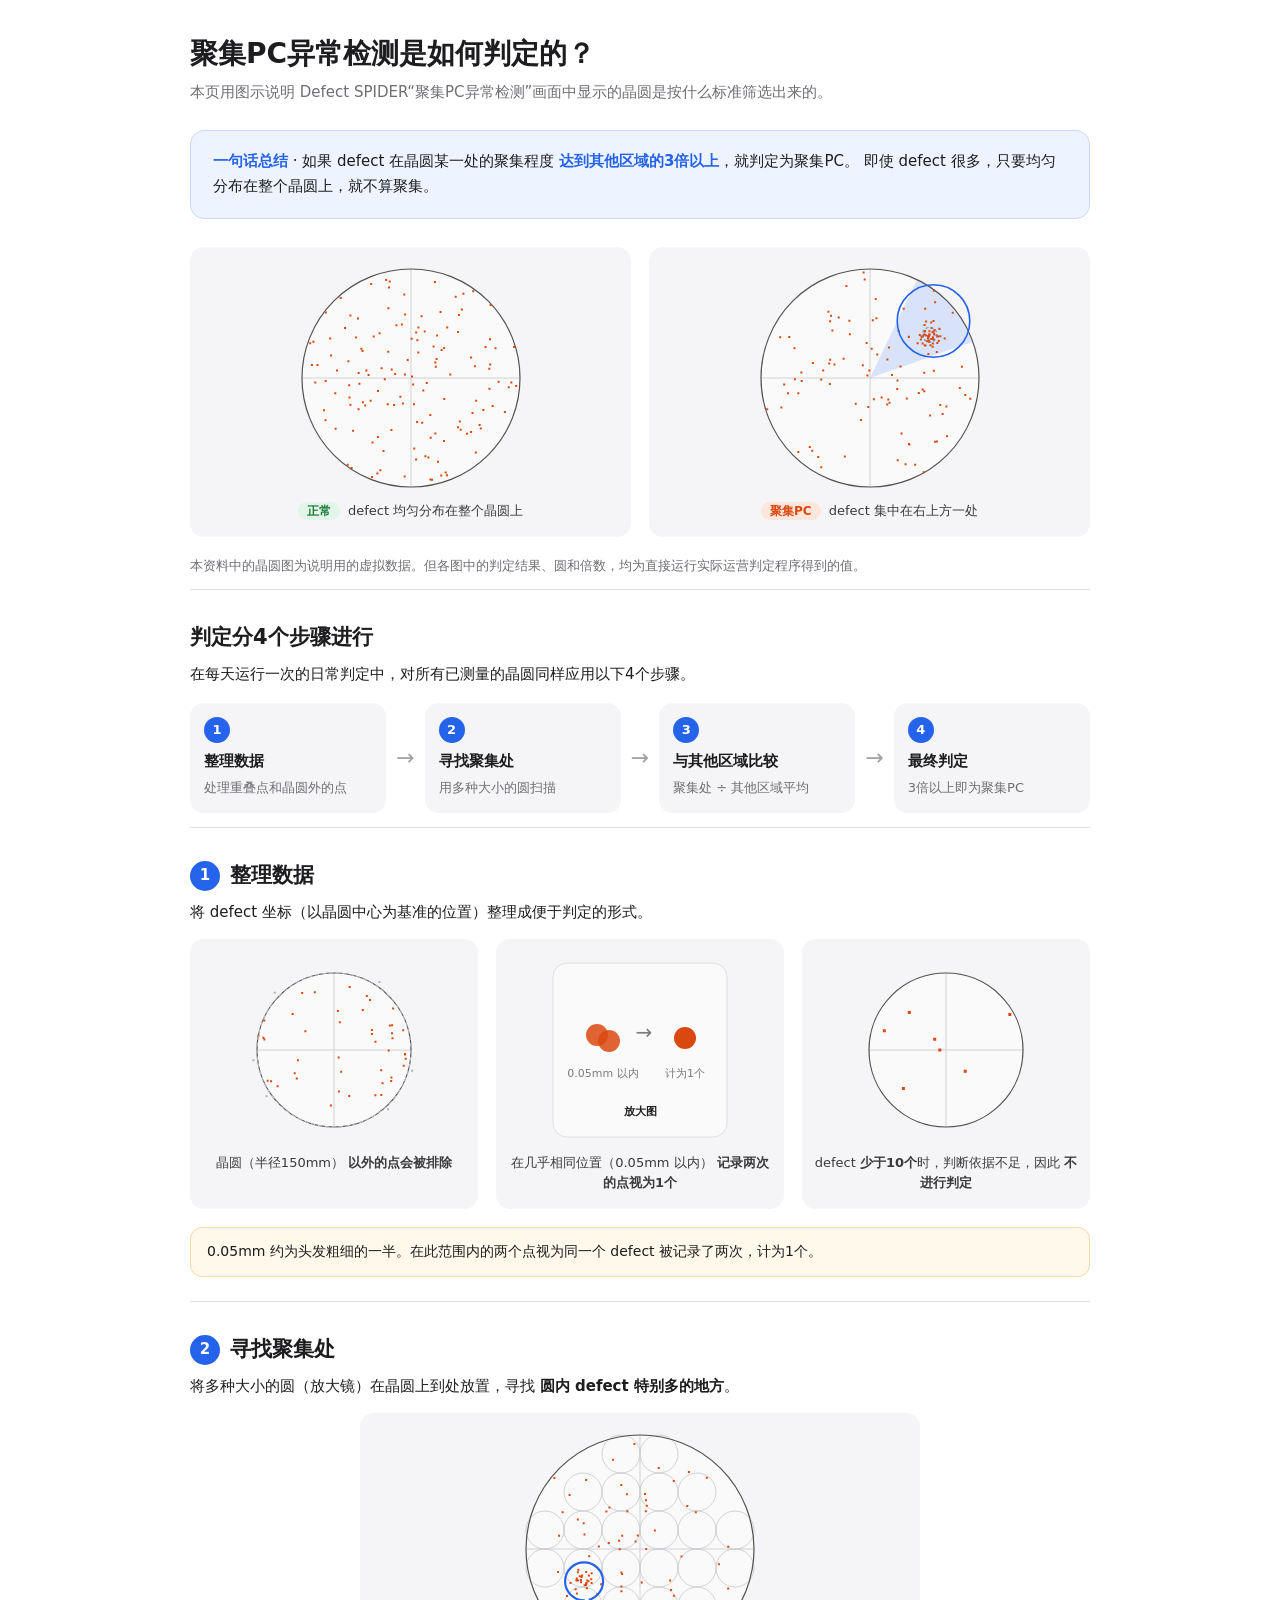
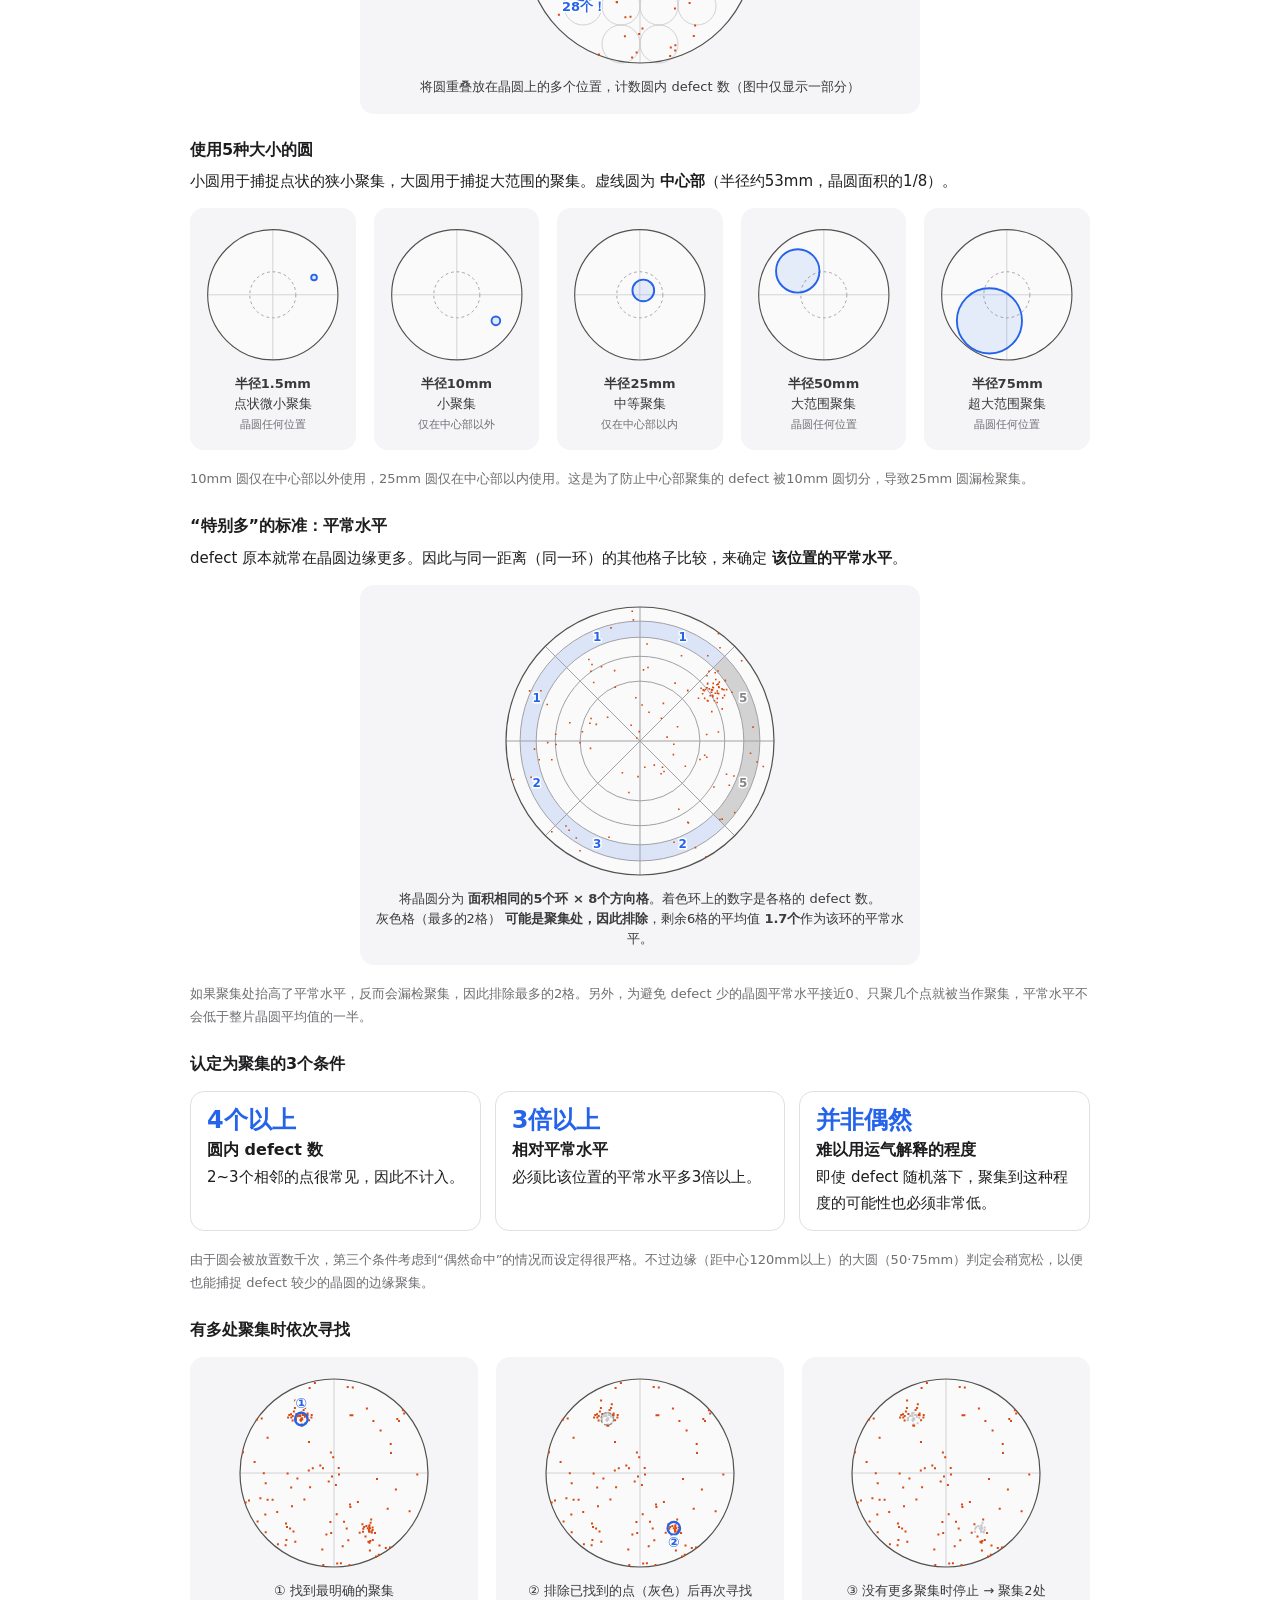
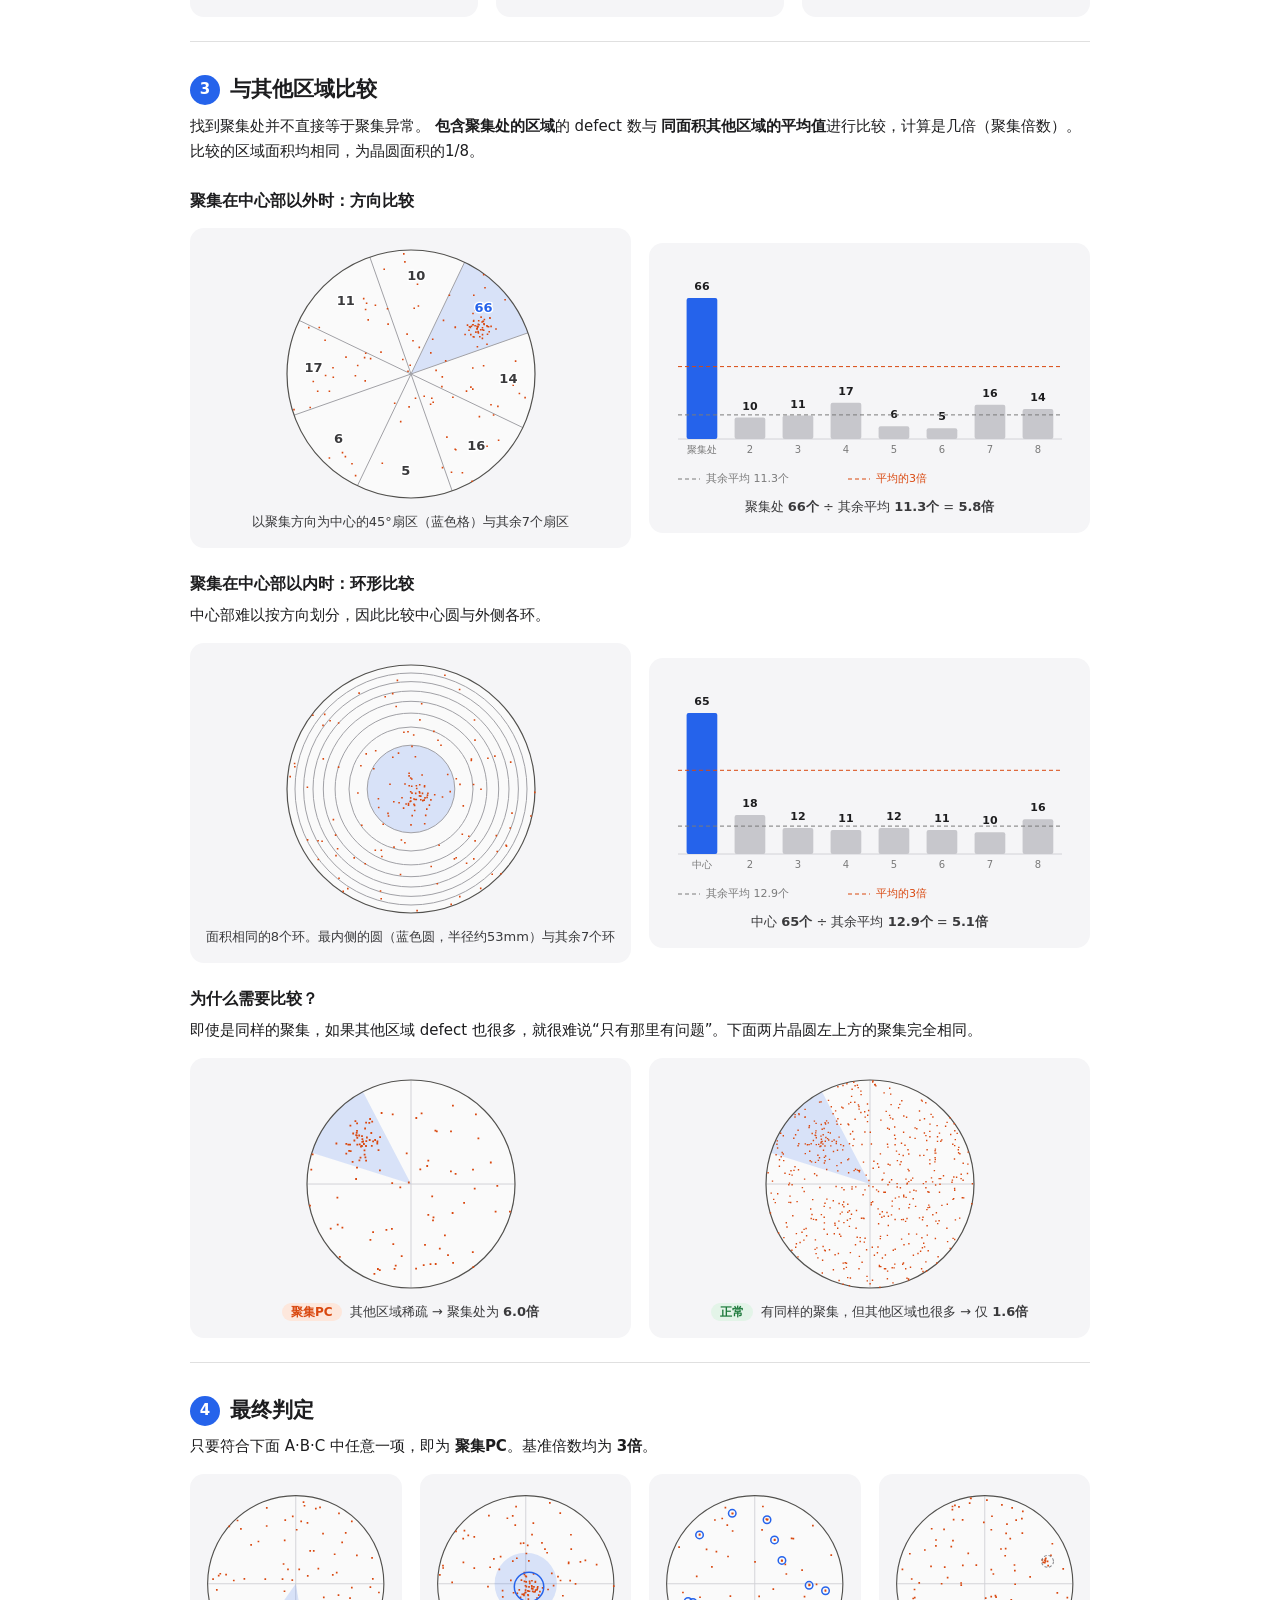
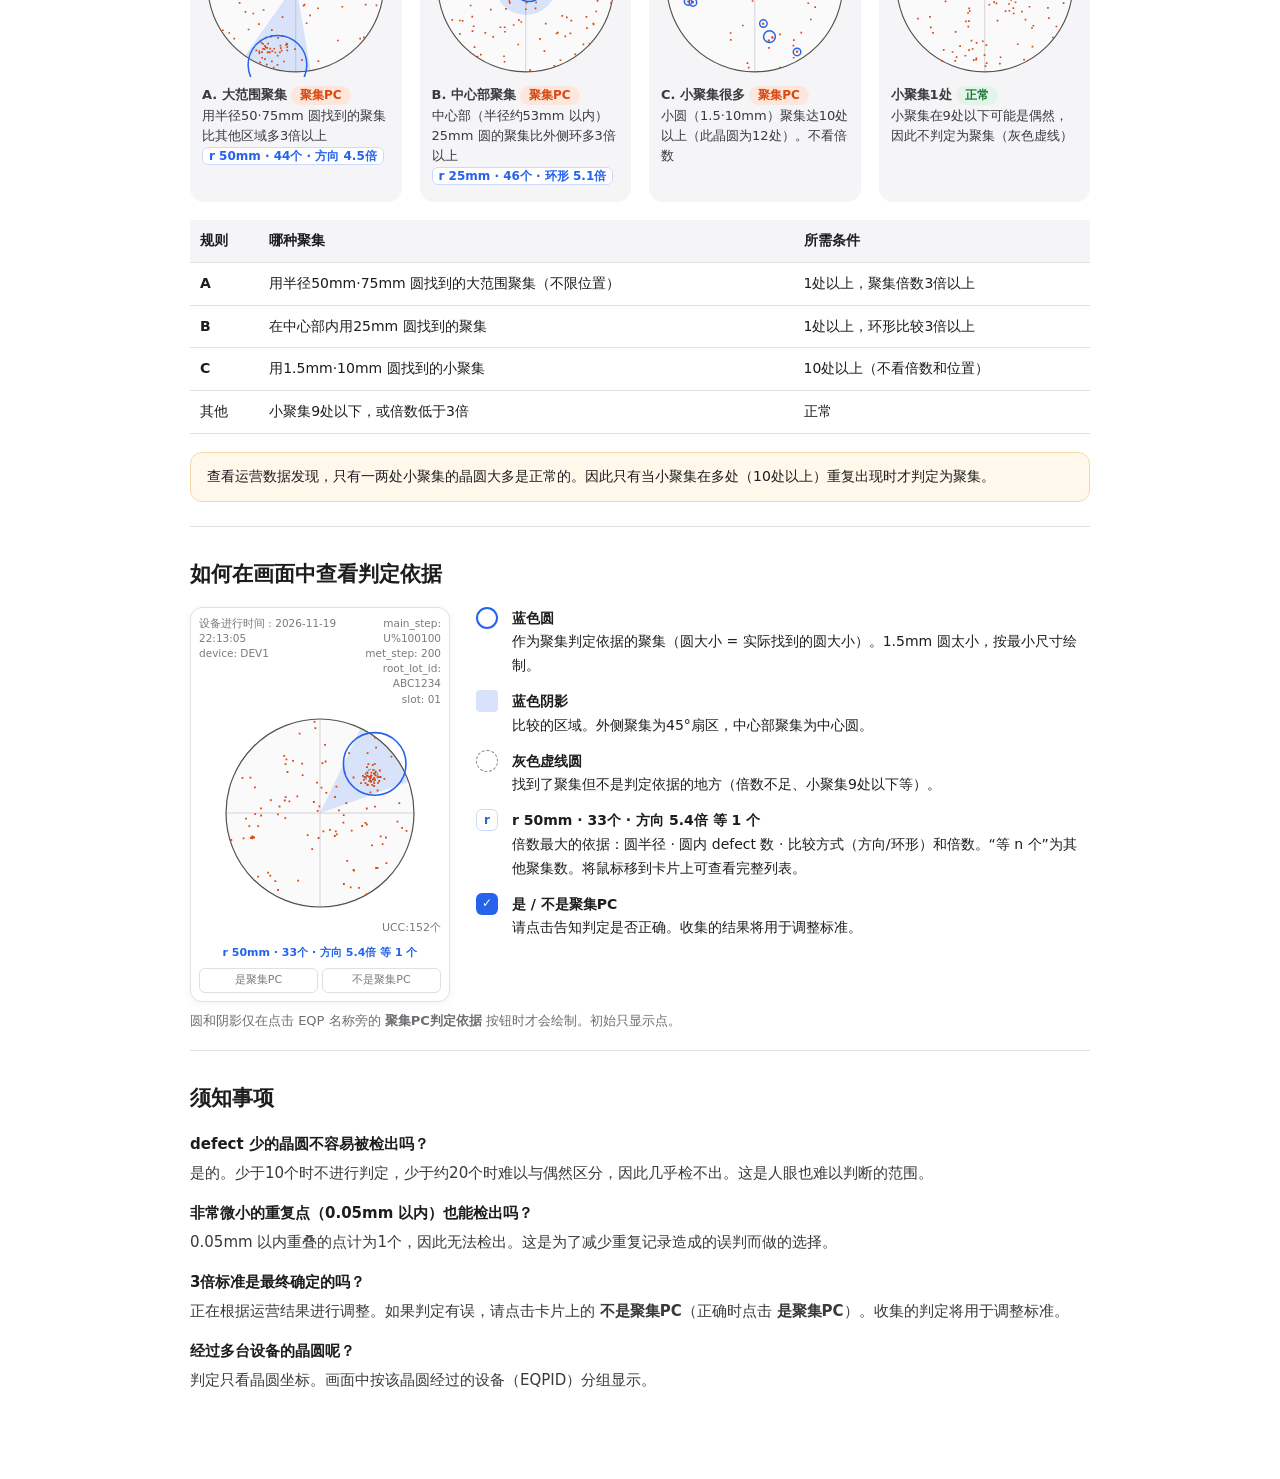
<file: public/cluster-pc-algorithm.zh-CN.html>
<!doctype html>
<html lang="zh-CN">
<head>
<meta charset="utf-8">
<meta name="viewport" content="width=device-width, initial-scale=1">
<title>聚集PC判定方法</title>
<style>
:root{--text:#1d1d1f;--sub:#6e6e73;--line:#e0e0e0;--bg:#fff;--soft:#f5f5f7;--blue:#2563eb;--orange:#d9480f}
*{box-sizing:border-box}
body{margin:0;background:var(--bg);color:var(--text);font-family:"Microsoft YaHei","PingFang SC","Pretendard Variable",Pretendard,"Malgun Gothic",system-ui,sans-serif;font-size:15px;line-height:1.7;word-break:normal}
main{max-width:980px;margin:0 auto;padding:36px 40px 64px}
h1{font-size:28px;line-height:1.3;margin:0 0 8px}
.lead{color:var(--sub);margin:0 0 24px}
.summary{background:#eef4ff;border:1px solid #c9dafc;border-radius:14px;padding:18px 22px;margin:0 0 28px}
.summary strong{color:var(--blue)}
section{border-top:1px solid var(--line);padding:30px 0 6px}
h2{font-size:21px;margin:0 0 6px;display:flex;align-items:center;gap:10px}
h2 .step{display:inline-flex;align-items:center;justify-content:center;width:30px;height:30px;border-radius:50%;background:var(--blue);color:#fff;font-size:15px}
h3{font-size:16px;margin:22px 0 4px}
p{margin:6px 0 12px}
figure svg{max-width:100%;height:auto}
figure{margin:0;display:flex;flex-direction:column;align-items:center;gap:8px}
figcaption{font-size:13px;color:#3a3a3c;text-align:center;line-height:1.55}
figcaption small{color:var(--sub)}
.pair,.trio,.five,.rules{display:grid;gap:18px;margin:14px 0 18px}
.pair{grid-template-columns:repeat(2,1fr)}
.pair.wide{align-items:center}
.trio{grid-template-columns:repeat(3,1fr)}
.five{grid-template-columns:repeat(5,1fr)}
.rules{grid-template-columns:repeat(4,1fr)}
.pair>figure,.trio>figure,.five>figure,.rules>figure,.solo{background:var(--soft);border-radius:14px;padding:16px 12px}
.solo{margin:14px auto 18px;max-width:560px}
.rule figcaption{text-align:left}
code{font-family:inherit;font-size:12px;color:var(--blue);background:#fff;border:1px solid #c9dafc;border-radius:6px;padding:1px 6px;font-weight:600}
.tag{display:inline-block;font-size:12px;font-weight:700;border-radius:999px;padding:0 9px;margin-right:4px}
.tag-hit{background:#fde7dc;color:var(--orange)}
.tag-ok{background:#e3f4e8;color:#1e7a3c}
.flow{display:flex;align-items:stretch;gap:10px;margin:16px 0 8px}
.flow-step{flex:1;background:var(--soft);border-radius:14px;padding:14px;display:flex;flex-direction:column;gap:2px}
.flow-step .num{width:26px;height:26px;border-radius:50%;background:var(--blue);color:#fff;font-weight:700;display:flex;align-items:center;justify-content:center;font-size:13px;margin-bottom:4px}
.flow-step small{color:var(--sub);font-size:13px}
.flow-arrow{align-self:center;color:#a1a1a6;font-size:22px}
.checks{display:grid;grid-template-columns:repeat(3,1fr);gap:14px;margin:14px 0 18px}
.check{border:1px solid var(--line);border-radius:14px;padding:14px 16px}
.check b{display:block;font-size:16px;margin-bottom:2px}
.check .big{font-size:24px;font-weight:800;color:var(--blue);line-height:1.2}
.callout{background:#fff8eb;border:1px solid #f5d9a8;border-radius:12px;padding:12px 16px;margin:12px 0 18px;font-size:14px}
.screen{display:grid;grid-template-columns:260px 1fr;gap:26px;align-items:start;margin:14px 0 8px}
.mock{border:1px solid var(--line);border-radius:12px;padding:8px;display:flex;flex-direction:column;align-items:center;gap:6px;box-shadow:0 2px 10px rgba(0,0,0,.05)}
.mock-head{align-self:stretch;display:flex;justify-content:space-between;font-size:10.5px;line-height:1.45;color:#7a7a7a}
.mock-head .r{text-align:right}
.mock-ucc{align-self:stretch;text-align:right;font-size:11px;color:#7a7a7a}
.mock-label{font-size:11px;color:var(--blue);font-weight:600}
.mock-btns{display:flex;gap:4px;align-self:stretch}
.mock-btns span{flex:1;text-align:center;font-size:11px;border:1px solid var(--line);border-radius:6px;padding:2px 0;color:#7a7a7a}
.legend{margin:0;padding:0;list-style:none;display:flex;flex-direction:column;gap:12px;font-size:14px}
.legend li{display:grid;grid-template-columns:28px 1fr;column-gap:8px}
.legend li>b:nth-child(2){grid-column:2}
.legend li{grid-template-areas:"sw t" "sw d"}
.sw{grid-area:sw;width:22px;height:22px;border-radius:50%;display:inline-flex;align-items:center;justify-content:center;font-size:12px}
.sw-circle{border:2px solid var(--blue)}
.sw-zone{background:rgba(37,99,235,.18);border-radius:4px}
.sw-dash{border:1.5px dashed #86868b}
.sw-text{color:var(--blue);border:1px solid #c9dafc;border-radius:6px;font-weight:700}
.sw-btn{color:#fff;background:var(--blue);border-radius:6px}
.note{font-size:13px;color:var(--sub)}
table{border-collapse:collapse;width:100%;font-size:14px;margin:10px 0 18px}
th,td{border-bottom:1px solid var(--line);padding:9px 10px;text-align:left;vertical-align:top}
th{background:var(--soft);font-weight:700}
.faq dt{font-weight:700;margin-top:14px}
.faq dd{margin:4px 0 0;color:#3a3a3c}
</style>
</head>
<body>
<main>
<h1>聚集PC异常检测是如何判定的？</h1>
<p class="lead">本页用图示说明 Defect SPIDER“聚集PC异常检测”画面中显示的晶圆是按什么标准筛选出来的。</p>

<div class="summary"><strong>一句话总结</strong> · 如果 defect 在晶圆某一处的聚集程度 <strong>达到其他区域的3倍以上</strong>，就判定为聚集PC。
即使 defect 很多，只要均匀分布在整个晶圆上，就不算聚集。</div>

<div class="pair"><figure><svg viewBox="0 0 230 230" width="230" height="230" role="img" aria-label="正常晶圆"><circle cx="115" cy="115" r="109" fill="#fafafa"/><path d="M6 115H224M115 6V224" stroke="#d2d2d7" stroke-width="1"/><circle cx="115" cy="115" r="109" fill="none" stroke="#52514e" stroke-width="1.2"/><path d="M150.2 63.6h2v2h-2zM193 75.3h2v2h-2zM61 54.4h2v2h-2zM87.8 115.2h2v2h-2zM94.7 105.5h2v2h-2zM138.3 98.5h2v2h-2zM147 176.9h2v2h-2zM120.4 76.2h2v2h-2zM195.7 141.9h2v2h-2zM48 63.9h2v2h-2zM217.1 82.9h2v2h-2zM89.1 16.1h2v2h-2zM144.6 86.1h2v2h-2zM138.4 169.4h2v2h-2zM73.6 136.7h2v2h-2zM53.4 51.4h2v2h-2zM188.5 83h2v2h-2zM121.3 88.4h2v2h-2zM33.2 74.5h2v2h-2zM61.5 145.3h2v2h-2zM91.4 44.2h2v2h-2zM83.4 206.2h2v2h-2zM65.9 138.3h2v2h-2zM169.9 169.8h2v2h-2zM92 23.5h2v2h-2zM193.6 41.1h2v2h-2zM117.2 184.4h2v2h-2zM71.6 111.1h2v2h-2zM103.4 132.8h2v2h-2zM28.5 156.2h2v2h-2zM74.2 20.1h2v2h-2zM38.6 164.8h2v2h-2zM34.1 91.4h2v2h-2zM207.9 148h2v2h-2zM75.5 178.4h2v2h-2zM105.9 139.6h2v2h-2zM201.6 117.8h2v2h-2zM92.7 17.5h2v2h-2zM80.9 173h2v2h-2zM98.1 110.1h2v2h-2zM147.1 84h2v2h-2zM117 140.3h2v2h-2zM114.6 74.8h2v2h-2zM161.1 163.3h2v2h-2zM84.6 104.3h2v2h-2zM174.1 168h2v2h-2zM178.8 188.4h2v2h-2zM64.4 84.8h2v2h-2zM162.8 157.4h2v2h-2zM176.2 27.3h2v2h-2zM119.2 68.5h2v2h-2zM61.6 109h2v2h-2zM107.3 30.6h2v2h-2zM107.9 110.6h2v2h-2zM53.4 140.8h2v2h-2zM75.1 213.1h2v2h-2zM56.1 166.7h2v2h-2zM198.5 84.2h2v2h-2zM133.4 215.6h2v2h-2zM144.2 211.4h2v2h-2zM59 73.5h2v2h-2zM90.7 140.2h2v2h-2zM138.8 102.8h2v2h-2zM140.1 71.6h2v2h-2zM174.1 93.4h2v2h-2zM115 112.6h2v2h-2zM91.3 87.8h2v2h-2zM126.3 126.4h2v2h-2zM164.8 45.4h2v2h-2zM82.6 69.2h2v2h-2zM161.1 68.1h2v2h-2zM214.3 118.4h2v2h-2zM40 106.5h2v2h-2zM139.6 94.9h2v2h-2zM108.1 50.5h2v2h-2zM166.4 29.7h2v2h-2zM129.8 119h2v2h-2zM161.9 50.9h2v2h-2zM193.2 100.4h2v2h-2zM192.5 124.7h2v2h-2zM80.4 209.5h2v2h-2zM76.7 72.6h2v2h-2zM120.1 158.1h2v2h-2zM128.4 192.2h2v2h-2zM124.6 52.3h2v2h-2zM211.8 123.3h2v2h-2zM148.7 208.5h2v2h-2zM107.7 212.4h2v2h-2zM62.4 119.7h2v2h-2zM177.9 102.2h2v2h-2zM110.7 96.1h2v2h-2zM94.4 165.9h2v2h-2zM13.2 79.3h2v2h-2zM219.2 121.9h2v2h-2zM43.7 33.9h2v2h-2zM121.4 63.4h2v2h-2zM127.7 67.6h2v2h-2zM183.8 164.5h2v2h-2zM14.9 101.1h2v2h-2zM141 197.8h2v2h-2zM97.1 140.9h2v2h-2zM135 215.8h2v2h-2zM20.5 101h2v2h-2zM125.2 158.7h2v2h-2zM133.7 173.7h2v2h-2zM28.8 48.6h2v2h-2zM179.2 136.7h2v2h-2zM158.7 32.7h2v2h-2zM136.6 82.4h2v2h-2zM150 211.2h2v2h-2zM133.3 151h2v2h-2zM54.6 204.1h2v2h-2zM52.5 133.4h2v2h-2zM153.3 110.5h2v2h-2zM50.7 200.8h2v2h-2zM186.3 146h2v2h-2zM163.7 165.8h2v2h-2zM138 17.9h2v2h-2zM99.4 61.3h2v2h-2zM68.2 141.6h2v2h-2zM65.5 87h2v2h-2zM147.3 135.1h2v2h-2zM51.4 97.2h2v2h-2zM182.6 161.1h2v2h-2zM175.5 148.9h2v2h-2zM38.3 129.3h2v2h-2zM192.3 104.8h2v2h-2zM143.5 48h2v2h-2zM116.1 120.5h2v2h-2zM69.4 106.5h2v2h-2zM27 146.3h2v2h-2zM52.2 121.2h2v2h-2zM131.4 193.4h2v2h-2zM81 127.1h2v2h-2zM104.9 60.4h2v2h-2zM18.3 118.6h2v2h-2zM119.1 195.5h2v2h-2zM16.4 77.7h2v2h-2zM28.7 117h2v2h-2zM86.5 187h2v2h-2z" fill="#d9480f"/></svg><figcaption><span class="tag tag-ok">正常</span> defect 均匀分布在整个晶圆上</figcaption></figure><figure><svg viewBox="0 0 230 230" width="230" height="230" role="img" aria-label="聚集晶圆"><circle cx="115" cy="115" r="109" fill="#fafafa"/><path d="M6 115H224M115 6V224" stroke="#d2d2d7" stroke-width="1"/><path d="M115 115L217.8 78.8A109 109 0 0 0 162.1 16.7Z" fill="rgba(37, 99, 235, 0.16)" stroke="none"/><circle cx="115" cy="115" r="109" fill="none" stroke="#52514e" stroke-width="1.2"/><path d="M42.3 129.2h2v2h-2zM184.3 141.1h2v2h-2zM179.1 177.8h2v2h-2zM107.6 8.4h2v2h-2zM190.4 142.5h2v2h-2zM179.1 38.2h2v2h-2zM78.5 100.5h2v2h-2zM115.7 84.7h2v2h-2zM99.7 139.8h2v2h-2zM191 172.2h2v2h-2zM104.9 155.9h2v2h-2zM169.2 44.7h2v2h-2zM214.3 134.7h2v2h-2zM162.8 129h2v2h-2zM45.4 108.5h2v2h-2zM167.7 208.2h2v2h-2zM74.2 95.7h2v2h-2zM72.4 47.7h2v2h-2zM93.9 70.2h2v2h-2zM205.9 102.7h2v2h-2zM38.5 84.3h2v2h-2zM106.8 101.2h2v2h-2zM28.2 120.6h2v2h-2zM141.5 116.6h2v2h-2zM209.3 131.1h2v2h-2zM110.6 78.9h2v2h-2zM117.9 135.3h2v2h-2zM152.9 72.8h2v2h-2zM174.1 151.4h2v2h-2zM108.7 15.5h2v2h-2zM150.8 134.5h2v2h-2zM88.8 192.4h2v2h-2zM144.5 102.5h2v2h-2zM33.3 73.1h2v2h-2zM141.2 125.1h2v2h-2zM141.7 196.3h2v2h-2zM133.5 138.8h2v2h-2zM132.3 135.4h2v2h-2zM75 51.8h2v2h-2zM186.6 150h2v2h-2zM152.8 73.1h2v2h-2zM119.7 35.1h2v2h-2zM133 83.4h2v2h-2zM121.3 90.6h2v2h-2zM93.4 56.7h2v2h-2zM90.4 22h2v2h-2zM147.7 44.7h2v2h-2zM177.8 106.7h2v2h-2zM168.3 108.7h2v2h-2zM25.4 143.4h2v2h-2zM67.2 106.5h2v2h-2zM196.7 48.7h2v2h-2zM24.2 73.2h2v2h-2zM152.9 180.1h2v2h-2zM45.7 116.9h2v2h-2zM203.8 124h2v2h-2zM145.5 169.5h2v2h-2zM53.8 183.1h2v2h-2zM74.1 57.3h2v2h-2zM131.4 95.5h2v2h-2zM112.3 142.9h2v2h-2zM142.6 66.9h2v2h-2zM131.2 140.6h2v2h-2zM65.3 203.3h2v2h-2zM116.8 56.2h2v2h-2zM56.9 99.1h2v2h-2zM73.2 99.6h2v2h-2zM168.3 127.3h2v2h-2zM11.2 145.3h2v2h-2zM166.6 125.5h2v2h-2zM76.4 66.5h2v2h-2zM111.4 111.6h2v2h-2zM38.9 115.3h2v2h-2zM65.2 115.5h2v2h-2zM113.3 106.4h2v2h-2zM87.6 94.7h2v2h-2zM136 110.9h2v2h-2zM120.5 54.2h2v2h-2zM32 129.2h2v2h-2zM62.2 192.9h2v2h-2zM180.9 177.5h2v2h-2zM82.7 53.6h2v2h-2zM177.9 26.7h2v2h-2zM56.3 186.7h2v2h-2zM125.6 133.6h2v2h-2zM42.3 187.9h2v2h-2zM149.6 200.3h2v2h-2zM73.8 120.1h2v2h-2zM153.4 180.6h2v2h-2zM159.2 200.7h2v2h-2zM161.6 79.3h2v2h-2zM169.4 81.5h2v2h-2zM173.7 70.7h2v2h-2zM177.7 67.7h2v2h-2zM183.4 64.7h2v2h-2zM164.9 75.6h2v2h-2zM166.6 79.4h2v2h-2zM173 72.3h2v2h-2zM176.7 82.7h2v2h-2zM165.4 72.5h2v2h-2zM172.2 74.4h2v2h-2zM173.1 77.3h2v2h-2zM178.1 70h2v2h-2zM173 76.7h2v2h-2zM172.4 90.1h2v2h-2zM167.1 72.1h2v2h-2zM163.7 71h2v2h-2zM174.5 81.3h2v2h-2zM171.9 74.4h2v2h-2zM176.5 68.3h2v2h-2zM173.3 77.9h2v2h-2zM172.6 72.7h2v2h-2zM178.3 70.4h2v2h-2zM168.8 81.2h2v2h-2zM171.1 77.2h2v2h-2zM166.3 73.1h2v2h-2zM170.3 71.6h2v2h-2zM176.9 75h2v2h-2zM188.7 74.4h2v2h-2zM180.7 71.5h2v2h-2zM180.8 87.9h2v2h-2zM168.6 70.7h2v2h-2zM177.5 57h2v2h-2zM175.6 63.9h2v2h-2zM178.5 66.1h2v2h-2zM176.9 73.3h2v2h-2zM176.9 79.4h2v2h-2zM181.3 79h2v2h-2zM175.2 58.5h2v2h-2zM172.1 72.2h2v2h-2zM181.1 72.1h2v2h-2zM168.2 70.6h2v2h-2zM177.3 67.7h2v2h-2zM168.5 60.9h2v2h-2zM184.4 72.2h2v2h-2zM175.3 75.1h2v2h-2zM182.8 76.9h2v2h-2zM177.9 75.5h2v2h-2zM169 67.6h2v2h-2zM182.2 72.4h2v2h-2zM169.1 67h2v2h-2zM173.2 70.3h2v2h-2zM183.5 64.9h2v2h-2zM170.1 57.4h2v2h-2zM173.5 67.2h2v2h-2z" fill="#d9480f"/><circle cx="174.7" cy="71.7" r="7.3" fill="none" stroke="#86868b" stroke-width="1.1" stroke-dasharray="3 2"/><circle cx="178.5" cy="58" r="36.3" fill="none" stroke="#2563eb" stroke-width="1.6"/></svg><figcaption><span class="tag tag-hit">聚集PC</span> defect 集中在右上方一处</figcaption></figure></div>
<p class="note">本资料中的晶圆图为说明用的虚拟数据。但各图中的判定结果、圆和倍数，均为直接运行实际运营判定程序得到的值。</p>

<section>
<h2>判定分4个步骤进行</h2>
<p>在每天运行一次的日常判定中，对所有已测量的晶圆同样应用以下4个步骤。</p>
<div class="flow"><div class="flow-step"><span class="num">1</span><strong>整理数据</strong><small>处理重叠点和晶圆外的点</small></div><span class="flow-arrow" aria-hidden="true">→</span><div class="flow-step"><span class="num">2</span><strong>寻找聚集处</strong><small>用多种大小的圆扫描</small></div><span class="flow-arrow" aria-hidden="true">→</span><div class="flow-step"><span class="num">3</span><strong>与其他区域比较</strong><small>聚集处 ÷ 其他区域平均</small></div><span class="flow-arrow" aria-hidden="true">→</span><div class="flow-step"><span class="num">4</span><strong>最终判定</strong><small>3倍以上即为聚集PC</small></div></div>
</section>

<section>
<h2><span class="step">1</span>整理数据</h2>
<p>将 defect 坐标（以晶圆中心为基准的位置）整理成便于判定的形式。</p>
<div class="trio"><figure><svg viewBox="0 0 190 190" width="190" height="190" role="img" aria-label="排除晶圆外的点"><circle cx="95" cy="95" r="77" fill="#fafafa"/><path d="M18 95H172M95 18V172" stroke="#d2d2d7" stroke-width="1"/><circle cx="95" cy="95" r="77" fill="none" stroke="#52514e" stroke-width="1.2"/><path d="M139.4 26.1h2v2h-2zM148.1 153.2h2v2h-2zM172.2 114.8h2v2h-2zM34.7 36.8h2v2h-2zM13.4 104.2h2v2h-2zM26.6 140.2h2v2h-2z" fill="#b0b0b5"/><path d="M57.9 104.3h2v2h-2zM56.8 122.5h2v2h-2zM149.8 69.6h2v2h-2zM98.6 101.5h2v2h-2zM97.9 55h2v2h-2zM18.5 79.7h2v2h-2zM24.4 83.6h2v2h-2zM130 44.1h2v2h-2zM135.4 139.2h2v2h-2zM90.9 149.6h2v2h-2zM152.1 69.3h2v2h-2zM37.6 130.3h2v2h-2zM135.5 85.8h2v2h-2zM23.4 81.8h2v2h-2zM141.3 139h2v2h-2zM151.2 125h2v2h-2zM109.2 139.9h2v2h-2zM141.2 114.2h2v2h-2zM153.1 52.5h2v2h-2zM99.8 66.2h2v2h-2zM24.3 64.5h2v2h-2zM74.8 36.2h2v2h-2zM52.7 58h2v2h-2zM54.7 117.2h2v2h-2zM142.5 127.3h2v2h-2zM151.4 121.5h2v2h-2zM165.1 98h2v2h-2zM126.8 40.1h2v2h-2zM163.7 109.7h2v2h-2zM27.6 124.8h2v2h-2zM109.7 30.9h2v2h-2zM31.1 125.3h2v2h-2zM131.9 78h2v2h-2zM165 98.6h2v2h-2zM101.2 115.8h2v2h-2zM122.8 54h2v2h-2zM98.9 135.5h2v2h-2zM163.2 74.3h2v2h-2zM152 77.2h2v2h-2zM62.2 37h2v2h-2zM165.7 102.8h2v2h-2zM148.7 94.5h2v2h-2zM131.9 74.1h2v2h-2zM152.5 82.3h2v2h-2zM65.4 75.3h2v2h-2z" fill="#d9480f"/><circle cx="95" cy="95" r="77" fill="none" stroke="#c7c7cc" stroke-width="1" stroke-dasharray="4 3"/></svg><figcaption>晶圆（半径150mm） <b>以外的点会被排除</b></figcaption></figure><figure><svg viewBox="0 0 190 190" width="190" height="190" role="img" aria-label="合并重叠点"><rect x="8" y="8" width="174" height="174" rx="14" fill="#fafafa" stroke="#e0e0e0"/><circle cx="52" cy="80" r="11" fill="#d9480f" opacity=".85"/><circle cx="64" cy="86" r="11" fill="#d9480f" opacity=".85"/><text x="58" y="122" font-size="11" fill="#7a7a7a" text-anchor="middle" font-family="Pretendard Variable, Pretendard, 'Malgun Gothic', system-ui, sans-serif">0.05mm 以内</text><text x="99" y="84" font-size="20" fill="#7a7a7a" text-anchor="middle" font-family="Pretendard Variable, Pretendard, 'Malgun Gothic', system-ui, sans-serif">→</text><circle cx="140" cy="83" r="11" fill="#d9480f"/><text x="140" y="122" font-size="11" fill="#7a7a7a" text-anchor="middle" font-family="Pretendard Variable, Pretendard, 'Malgun Gothic', system-ui, sans-serif">计为1个</text><text x="95" y="160" font-size="11" fill="#1d1d1f" text-anchor="middle" font-family="Pretendard Variable, Pretendard, 'Malgun Gothic', system-ui, sans-serif" font-weight="600">放大图</text></svg><figcaption>在几乎相同位置（0.05mm 以内） <b>记录两次的点视为1个</b></figcaption></figure><figure><svg viewBox="0 0 190 190" width="190" height="190" role="img" aria-label="defect 少的晶圆"><circle cx="95" cy="95" r="77" fill="#fafafa"/><path d="M18 95H172M95 18V172" stroke="#d2d2d7" stroke-width="1"/><circle cx="95" cy="95" r="77" fill="none" stroke="#52514e" stroke-width="1.2"/><path d="M56.8 56.1h3v3h-3zM112.7 114.8h3v3h-3zM87.3 93.6h3v3h-3zM157.3 58h3v3h-3zM50.9 131.9h3v3h-3zM82.2 82.8h3v3h-3zM31.8 74.3h3v3h-3z" fill="#d9480f"/></svg><figcaption>defect <b>少于10个</b>时，判断依据不足，因此 <b>不进行判定</b></figcaption></figure></div>
<div class="callout">0.05mm 约为头发粗细的一半。在此范围内的两个点视为同一个 defect 被记录了两次，计为1个。</div>
</section>

<section>
<h2><span class="step">2</span>寻找聚集处</h2>
<p>将多种大小的圆（放大镜）在晶圆上到处放置，寻找 <b>圆内 defect 特别多的地方</b>。</p>
<figure class="solo"><svg viewBox="0 0 240 240" width="240" height="240" role="img" aria-label="用圆扫描"><circle cx="120" cy="120" r="114" fill="#fafafa"/><path d="M6 120H234M120 6V234" stroke="#d2d2d7" stroke-width="1"/><circle cx="25" cy="139" r="19" fill="none" stroke="#c7c7cc" stroke-width="0.8"/><circle cx="25" cy="101" r="19" fill="none" stroke="#c7c7cc" stroke-width="0.8"/><circle cx="63" cy="177" r="19" fill="none" stroke="#c7c7cc" stroke-width="0.8"/><circle cx="63" cy="139" r="19" fill="none" stroke="#c7c7cc" stroke-width="0.8"/><circle cx="63" cy="101" r="19" fill="none" stroke="#c7c7cc" stroke-width="0.8"/><circle cx="63" cy="63" r="19" fill="none" stroke="#c7c7cc" stroke-width="0.8"/><circle cx="101" cy="215" r="19" fill="none" stroke="#c7c7cc" stroke-width="0.8"/><circle cx="101" cy="177" r="19" fill="none" stroke="#c7c7cc" stroke-width="0.8"/><circle cx="101" cy="139" r="19" fill="none" stroke="#c7c7cc" stroke-width="0.8"/><circle cx="101" cy="101" r="19" fill="none" stroke="#c7c7cc" stroke-width="0.8"/><circle cx="101" cy="63" r="19" fill="none" stroke="#c7c7cc" stroke-width="0.8"/><circle cx="101" cy="25" r="19" fill="none" stroke="#c7c7cc" stroke-width="0.8"/><circle cx="139" cy="215" r="19" fill="none" stroke="#c7c7cc" stroke-width="0.8"/><circle cx="139" cy="177" r="19" fill="none" stroke="#c7c7cc" stroke-width="0.8"/><circle cx="139" cy="139" r="19" fill="none" stroke="#c7c7cc" stroke-width="0.8"/><circle cx="139" cy="101" r="19" fill="none" stroke="#c7c7cc" stroke-width="0.8"/><circle cx="139" cy="63" r="19" fill="none" stroke="#c7c7cc" stroke-width="0.8"/><circle cx="139" cy="25" r="19" fill="none" stroke="#c7c7cc" stroke-width="0.8"/><circle cx="177" cy="177" r="19" fill="none" stroke="#c7c7cc" stroke-width="0.8"/><circle cx="177" cy="139" r="19" fill="none" stroke="#c7c7cc" stroke-width="0.8"/><circle cx="177" cy="101" r="19" fill="none" stroke="#c7c7cc" stroke-width="0.8"/><circle cx="177" cy="63" r="19" fill="none" stroke="#c7c7cc" stroke-width="0.8"/><circle cx="215" cy="139" r="19" fill="none" stroke="#c7c7cc" stroke-width="0.8"/><circle cx="215" cy="101" r="19" fill="none" stroke="#c7c7cc" stroke-width="0.8"/><circle cx="120" cy="120" r="114" fill="none" stroke="#52514e" stroke-width="1.2"/><path d="M96 172.3h2v2h-2zM174.1 195.5h2v2h-2zM125 70.2h2v2h-2zM125.8 75.8h2v2h-2zM185.8 47.7h2v2h-2zM137.7 38h2v2h-2zM62.7 93.2h2v2h-2zM37.9 184.7h2v2h-2zM116.8 105.5h2v2h-2zM149.1 150.6h2v2h-2zM154.4 215.3h2v2h-2zM115.6 222.6h2v2h-2zM149.2 225.9h2v2h-2zM152.9 165.7h2v2h-2zM121.5 198.5h2v2h-2zM41.6 82.3h2v2h-2zM56.8 89.6h2v2h-2zM166.3 76.1h2v2h-2zM149.8 217.5h2v2h-2zM77.9 224.5h2v2h-2zM118.2 203.9h2v2h-2zM100.4 156.5h2v2h-2zM152.8 51h2v2h-2zM68.2 126.3h2v2h-2zM63.5 104.5h2v2h-2zM48.6 65h2v2h-2zM77.8 116.6h2v2h-2zM124 63.9h2v2h-2zM85.4 81.6h2v2h-2zM101.1 144.1h2v2h-2zM33.4 47.9h2v2h-2zM207.2 158.5h2v2h-2zM133.9 100.6h2v2h-2zM172.8 206.1h2v2h-2zM167.9 42.1h2v2h-2zM168.6 173h2v2h-2zM154.2 220.4h2v2h-2zM150.1 159.9h2v2h-2zM104.4 187.2h2v2h-2zM160.5 126.6h2v2h-2zM103.9 206.3h2v2h-2zM80.1 154.2h2v2h-2zM46 166.1h2v2h-2zM109.5 186.7h2v2h-2zM100.3 55.1h2v2h-2zM100.4 161.3h2v2h-2zM124.8 81.3h2v2h-2zM100.4 142.5h2v2h-2zM37.1 141.9h2v2h-2zM98.1 110.7h2v2h-2zM174.8 82.3h2v2h-2zM125.2 119.1h2v2h-2zM106.4 81.3h2v2h-2zM70.6 152.9h2v2h-2zM87.8 113h2v2h-2zM154 178.5h2v2h-2zM114.6 111.6h2v2h-2zM197.9 134.2h2v2h-2zM38.1 105.8h2v2h-2zM92.1 29.7h2v2h-2zM98.7 119.2h2v2h-2zM111.1 227.5h2v2h-2zM95.7 172h2v2h-2zM113.4 14.1h2v2h-2zM65.2 50.1h2v2h-2zM105.9 64.2h2v2h-2zM88.5 77.5h2v2h-2zM101.2 105.7h2v2h-2zM120.7 152.5h2v2h-2zM207.3 116.7h2v2h-2zM63.6 155.2h2v2h-2zM55.4 150.4h2v2h-2zM60.6 146.9h2v2h-2zM60 150h2v2h-2zM65 153.5h2v2h-2zM65 155.1h2v2h-2zM61.1 145.6h2v2h-2zM66.2 150.6h2v2h-2zM58.8 146.3h2v2h-2zM76.2 164.2h2v2h-2zM70.3 149.3h2v2h-2zM70.6 143.3h2v2h-2zM57.4 139.8h2v2h-2zM60 152.2h2v2h-2zM67.6 151.2h2v2h-2zM65.4 153.9h2v2h-2zM57.2 150.5h2v2h-2zM56.9 142.3h2v2h-2zM65.2 141.9h2v2h-2zM55.9 163.6h2v2h-2zM49.5 153h2v2h-2zM55.7 148.4h2v2h-2zM54.6 159.3h2v2h-2zM65.5 153.1h2v2h-2zM67.9 145.6h2v2h-2zM65.9 158.2h2v2h-2z" fill="#d9480f"/><circle cx="64.1" cy="152.3" r="19" fill="none" stroke="#2563eb" stroke-width="2.2"/><text x="64.1" y="178.1" font-size="13" font-weight="600" fill="#2563eb" text-anchor="middle" dominant-baseline="middle" font-family="Pretendard Variable, Pretendard, 'Malgun Gothic', system-ui, sans-serif" paint-order="stroke" stroke="#fff" stroke-width="3" stroke-linejoin="round">28个！</text></svg><figcaption>将圆重叠放在晶圆上的多个位置，计数圆内 defect 数（图中仅显示一部分）</figcaption></figure>
<h3>使用5种大小的圆</h3>
<p>小圆用于捕捉点状的狭小聚集，大圆用于捕捉大范围的聚集。虚线圆为 <b>中心部</b>（半径约53mm，晶圆面积的1/8）。</p>
<div class="five"><figure><svg viewBox="0 0 150 150" width="150" height="150" role="img" aria-label="半径1.5mm 圆"><circle cx="75" cy="75" r="69" fill="#fafafa"/><path d="M6 75H144M75 6V144" stroke="#d2d2d7" stroke-width="1"/><circle cx="75" cy="75" r="24.4" fill="none" stroke="#a1a1a6" stroke-width="1" stroke-dasharray="3 3"/><circle cx="75" cy="75" r="69" fill="none" stroke="#52514e" stroke-width="1.2"/><circle cx="118.7" cy="56.6" r="3" fill="rgba(37,99,235,.10)" stroke="#2563eb" stroke-width="2"/></svg><figcaption><b>半径1.5mm</b><br>点状微小聚集<br><small>晶圆任何位置</small></figcaption></figure><figure><svg viewBox="0 0 150 150" width="150" height="150" role="img" aria-label="半径10mm 圆"><circle cx="75" cy="75" r="69" fill="#fafafa"/><path d="M6 75H144M75 6V144" stroke="#d2d2d7" stroke-width="1"/><circle cx="75" cy="75" r="24.4" fill="none" stroke="#a1a1a6" stroke-width="1" stroke-dasharray="3 3"/><circle cx="75" cy="75" r="69" fill="none" stroke="#52514e" stroke-width="1.2"/><circle cx="116.4" cy="102.6" r="4.6" fill="rgba(37,99,235,.10)" stroke="#2563eb" stroke-width="2"/></svg><figcaption><b>半径10mm</b><br>小聚集<br><small>仅在中心部以外</small></figcaption></figure><figure><svg viewBox="0 0 150 150" width="150" height="150" role="img" aria-label="半径25mm 圆"><circle cx="75" cy="75" r="69" fill="#fafafa"/><path d="M6 75H144M75 6V144" stroke="#d2d2d7" stroke-width="1"/><circle cx="75" cy="75" r="24.4" fill="none" stroke="#a1a1a6" stroke-width="1" stroke-dasharray="3 3"/><circle cx="75" cy="75" r="69" fill="none" stroke="#52514e" stroke-width="1.2"/><circle cx="78.7" cy="70.4" r="11.5" fill="rgba(37,99,235,.10)" stroke="#2563eb" stroke-width="2"/></svg><figcaption><b>半径25mm</b><br>中等聚集<br><small>仅在中心部以内</small></figcaption></figure><figure><svg viewBox="0 0 150 150" width="150" height="150" role="img" aria-label="半径50mm 圆"><circle cx="75" cy="75" r="69" fill="#fafafa"/><path d="M6 75H144M75 6V144" stroke="#d2d2d7" stroke-width="1"/><circle cx="75" cy="75" r="24.4" fill="none" stroke="#a1a1a6" stroke-width="1" stroke-dasharray="3 3"/><circle cx="75" cy="75" r="69" fill="none" stroke="#52514e" stroke-width="1.2"/><circle cx="47.4" cy="49.7" r="23" fill="rgba(37,99,235,.10)" stroke="#2563eb" stroke-width="2"/></svg><figcaption><b>半径50mm</b><br>大范围聚集<br><small>晶圆任何位置</small></figcaption></figure><figure><svg viewBox="0 0 150 150" width="150" height="150" role="img" aria-label="半径75mm 圆"><circle cx="75" cy="75" r="69" fill="#fafafa"/><path d="M6 75H144M75 6V144" stroke="#d2d2d7" stroke-width="1"/><circle cx="75" cy="75" r="24.4" fill="none" stroke="#a1a1a6" stroke-width="1" stroke-dasharray="3 3"/><circle cx="75" cy="75" r="69" fill="none" stroke="#52514e" stroke-width="1.2"/><circle cx="56.6" cy="102.6" r="34.5" fill="rgba(37,99,235,.10)" stroke="#2563eb" stroke-width="2"/></svg><figcaption><b>半径75mm</b><br>超大范围聚集<br><small>晶圆任何位置</small></figcaption></figure></div>
<p class="note">10mm 圆仅在中心部以外使用，25mm 圆仅在中心部以内使用。这是为了防止中心部聚集的 defect 被10mm 圆切分，导致25mm 圆漏检聚集。</p>

<h3>“特别多”的标准：平常水平</h3>
<p>defect 原本就常在晶圆边缘更多。因此与同一距离（同一环）的其他格子比较，来确定 <b>该位置的平常水平</b>。</p>
<figure class="solo"><svg viewBox="0 0 280 280" width="280" height="280" role="img" aria-label="平常水平计算"><circle cx="140" cy="140" r="134" fill="#fafafa"/><path d="M20.1 140A119.9 119.9 0 0 0 55.3 224.7L66.6 213.4A103.8 103.8 0 0 1 36.2 140Z" fill="rgba(37,99,235,.14)"/><path d="M55.3 224.7A119.9 119.9 0 0 0 140 259.9L140 243.8A103.8 103.8 0 0 1 66.6 213.4Z" fill="rgba(37,99,235,.14)"/><path d="M140 259.9A119.9 119.9 0 0 0 224.7 224.7L213.4 213.4A103.8 103.8 0 0 1 140 243.8Z" fill="rgba(37,99,235,.14)"/><path d="M224.7 224.7A119.9 119.9 0 0 0 259.9 140L243.8 140A103.8 103.8 0 0 1 213.4 213.4Z" fill="rgba(134,134,139,.35)"/><path d="M259.9 140A119.9 119.9 0 0 0 224.7 55.3L213.4 66.6A103.8 103.8 0 0 1 243.8 140Z" fill="rgba(134,134,139,.35)"/><path d="M224.7 55.3A119.9 119.9 0 0 0 140 20.1L140 36.2A103.8 103.8 0 0 1 213.4 66.6Z" fill="rgba(37,99,235,.14)"/><path d="M140 20.1A119.9 119.9 0 0 0 55.3 55.3L66.6 66.6A103.8 103.8 0 0 1 140 36.2Z" fill="rgba(37,99,235,.14)"/><path d="M55.3 55.3A119.9 119.9 0 0 0 20.1 140L36.2 140A103.8 103.8 0 0 1 66.6 66.6Z" fill="rgba(37,99,235,.14)"/><circle cx="140" cy="140" r="59.9" fill="none" stroke="#a1a1a6" stroke-width="1"/><circle cx="140" cy="140" r="84.7" fill="none" stroke="#a1a1a6" stroke-width="1"/><circle cx="140" cy="140" r="103.8" fill="none" stroke="#a1a1a6" stroke-width="1"/><circle cx="140" cy="140" r="119.9" fill="none" stroke="#a1a1a6" stroke-width="1"/><line x1="140" y1="140" x2="6" y2="140" stroke="#a1a1a6" stroke-width="1"/><line x1="140" y1="140" x2="45.2" y2="234.8" stroke="#a1a1a6" stroke-width="1"/><line x1="140" y1="140" x2="140" y2="274" stroke="#a1a1a6" stroke-width="1"/><line x1="140" y1="140" x2="234.8" y2="234.8" stroke="#a1a1a6" stroke-width="1"/><line x1="140" y1="140" x2="274" y2="140" stroke="#a1a1a6" stroke-width="1"/><line x1="140" y1="140" x2="234.8" y2="45.2" stroke="#a1a1a6" stroke-width="1"/><line x1="140" y1="140" x2="140" y2="6" stroke="#a1a1a6" stroke-width="1"/><line x1="140" y1="140" x2="45.2" y2="45.2" stroke="#a1a1a6" stroke-width="1"/><circle cx="140" cy="140" r="134" fill="none" stroke="#52514e" stroke-width="1.2"/><path d="M51 157.9h1.6v1.6h-1.6zM225.7 172.5h1.6v1.6h-1.6zM219.2 217.7h1.6v1.6h-1.6zM131.4 9.4h1.6v1.6h-1.6zM233.1 174.2h1.6v1.6h-1.6zM219.2 46h1.6v1.6h-1.6zM95.5 122.6h1.6v1.6h-1.6zM141.3 103.2h1.6v1.6h-1.6zM121.6 170.9h1.6v1.6h-1.6zM233.9 210.7h1.6v1.6h-1.6zM128.1 190.7h1.6v1.6h-1.6zM207 54h1.6v1.6h-1.6zM262.5 164.7h1.6v1.6h-1.6zM199.2 157.7h1.6v1.6h-1.6zM54.9 132.4h1.6v1.6h-1.6zM205.2 255h1.6v1.6h-1.6zM90.3 116.7h1.6v1.6h-1.6zM88.1 57.7h1.6v1.6h-1.6zM114.5 85.3h1.6v1.6h-1.6zM252.2 125.3h1.6v1.6h-1.6zM46.4 102.7h1.6v1.6h-1.6zM130.4 123.5h1.6v1.6h-1.6zM33.7 147.3h1.6v1.6h-1.6zM173 142.4h1.6v1.6h-1.6zM256.3 160.2h1.6v1.6h-1.6zM135 96h1.6v1.6h-1.6zM144 165.4h1.6v1.6h-1.6zM187 88.5h1.6v1.6h-1.6zM213.1 185.2h1.6v1.6h-1.6zM132.6 18.1h1.6v1.6h-1.6zM184.5 164.4h1.6v1.6h-1.6zM108.2 235.5h1.6v1.6h-1.6zM176.7 125h1.6v1.6h-1.6zM40.1 88.9h1.6v1.6h-1.6zM172.6 152.8h1.6v1.6h-1.6zM173.2 240.4h1.6v1.6h-1.6zM163.2 169.7h1.6v1.6h-1.6zM161.7 165.5h1.6v1.6h-1.6zM91.2 62.7h1.6v1.6h-1.6zM228.5 183.5h1.6v1.6h-1.6zM186.9 88.9h1.6v1.6h-1.6zM146.3 42.2h1.6v1.6h-1.6zM162.6 101.6h1.6v1.6h-1.6zM148.2 110.5h1.6v1.6h-1.6zM113.8 68.8h1.6v1.6h-1.6zM110.2 26.1h1.6v1.6h-1.6zM180.7 54h1.6v1.6h-1.6zM217.6 130.2h1.6v1.6h-1.6zM205.9 132.7h1.6v1.6h-1.6zM30.3 175.4h1.6v1.6h-1.6zM81.6 130h1.6v1.6h-1.6zM240.9 59h1.6v1.6h-1.6zM28.8 89.1h1.6v1.6h-1.6zM187 220.5h1.6v1.6h-1.6zM55.3 142.7h1.6v1.6h-1.6zM249.7 151.4h1.6v1.6h-1.6zM178 207.4h1.6v1.6h-1.6zM65.2 224.2h1.6v1.6h-1.6zM90.2 69.5h1.6v1.6h-1.6zM160.6 116.4h1.6v1.6h-1.6zM137.2 174.8h1.6v1.6h-1.6zM174.3 81.3h1.6v1.6h-1.6zM160.3 171.9h1.6v1.6h-1.6zM79.3 249h1.6v1.6h-1.6zM142.7 68.1h1.6v1.6h-1.6zM69 120.9h1.6v1.6h-1.6zM89.1 121.4h1.6v1.6h-1.6zM206 155.5h1.6v1.6h-1.6zM12.8 177.7h1.6v1.6h-1.6zM203.9 153.4h1.6v1.6h-1.6zM92.9 80.7h1.6v1.6h-1.6zM136 136.2h1.6v1.6h-1.6zM46.9 140.8h1.6v1.6h-1.6zM79.2 141h1.6v1.6h-1.6zM138.4 129.8h1.6v1.6h-1.6zM106.8 115.5h1.6v1.6h-1.6zM166.3 135.3h1.6v1.6h-1.6zM147.2 65.7h1.6v1.6h-1.6zM38.4 157.9h1.6v1.6h-1.6zM75.5 236.2h1.6v1.6h-1.6zM221.4 217.3h1.6v1.6h-1.6zM100.7 65h1.6v1.6h-1.6zM217.7 31.9h1.6v1.6h-1.6zM68.3 228.5h1.6v1.6h-1.6zM153.5 163.3h1.6v1.6h-1.6zM51 230h1.6v1.6h-1.6zM182.9 245.3h1.6v1.6h-1.6zM89.7 146.6h1.6v1.6h-1.6zM187.6 221.1h1.6v1.6h-1.6zM194.7 245.8h1.6v1.6h-1.6zM197.7 96.5h1.6v1.6h-1.6zM207.3 99.2h1.6v1.6h-1.6zM212.6 86h1.6v1.6h-1.6zM217.5 82.3h1.6v1.6h-1.6zM224.5 78.6h1.6v1.6h-1.6zM201.8 92h1.6v1.6h-1.6zM203.9 96.6h1.6v1.6h-1.6zM211.7 87.9h1.6v1.6h-1.6zM216.3 100.7h1.6v1.6h-1.6zM202.4 88.1h1.6v1.6h-1.6zM210.8 90.5h1.6v1.6h-1.6zM211.9 94.1h1.6v1.6h-1.6zM218 85.1h1.6v1.6h-1.6zM211.7 93.4h1.6v1.6h-1.6zM211 109.8h1.6v1.6h-1.6zM204.5 87.7h1.6v1.6h-1.6zM200.3 86.4h1.6v1.6h-1.6zM213.6 99h1.6v1.6h-1.6zM210.4 90.5h1.6v1.6h-1.6zM216.1 83h1.6v1.6h-1.6zM212.1 94.8h1.6v1.6h-1.6zM211.2 88.5h1.6v1.6h-1.6zM218.3 85.6h1.6v1.6h-1.6zM206.6 98.8h1.6v1.6h-1.6zM209.4 93.9h1.6v1.6h-1.6zM203.4 88.9h1.6v1.6h-1.6zM208.4 87.1h1.6v1.6h-1.6zM216.6 91.3h1.6v1.6h-1.6zM231.1 90.5h1.6v1.6h-1.6zM221.2 87h1.6v1.6h-1.6zM221.4 107.1h1.6v1.6h-1.6zM206.3 86h1.6v1.6h-1.6zM217.2 69.2h1.6v1.6h-1.6zM215 77.7h1.6v1.6h-1.6zM218.5 80.3h1.6v1.6h-1.6zM216.5 89.2h1.6v1.6h-1.6zM216.5 96.6h1.6v1.6h-1.6zM221.9 96.1h1.6v1.6h-1.6zM214.4 70.9h1.6v1.6h-1.6zM210.6 87.8h1.6v1.6h-1.6zM221.7 87.7h1.6v1.6h-1.6zM205.9 85.9h1.6v1.6h-1.6zM217.1 82.3h1.6v1.6h-1.6zM206.2 73.9h1.6v1.6h-1.6zM225.8 87.8h1.6v1.6h-1.6zM214.5 91.4h1.6v1.6h-1.6zM223.7 93.6h1.6v1.6h-1.6zM217.8 91.8h1.6v1.6h-1.6zM206.8 82.2h1.6v1.6h-1.6zM223.1 88h1.6v1.6h-1.6zM206.9 81.4h1.6v1.6h-1.6zM212 85.5h1.6v1.6h-1.6zM224.6 78.9h1.6v1.6h-1.6zM208.2 69.6h1.6v1.6h-1.6zM212.4 81.6h1.6v1.6h-1.6z" fill="#d9480f"/><text x="36.7" y="182.8" font-size="12" font-weight="700" fill="#2563eb" text-anchor="middle" dominant-baseline="middle" font-family="Pretendard Variable, Pretendard, 'Malgun Gothic', system-ui, sans-serif" paint-order="stroke" stroke="#fff" stroke-width="3" stroke-linejoin="round">2</text><text x="97.2" y="243.3" font-size="12" font-weight="700" fill="#2563eb" text-anchor="middle" dominant-baseline="middle" font-family="Pretendard Variable, Pretendard, 'Malgun Gothic', system-ui, sans-serif" paint-order="stroke" stroke="#fff" stroke-width="3" stroke-linejoin="round">3</text><text x="182.8" y="243.3" font-size="12" font-weight="700" fill="#2563eb" text-anchor="middle" dominant-baseline="middle" font-family="Pretendard Variable, Pretendard, 'Malgun Gothic', system-ui, sans-serif" paint-order="stroke" stroke="#fff" stroke-width="3" stroke-linejoin="round">2</text><text x="243.3" y="182.8" font-size="12" font-weight="700" fill="#86868b" text-anchor="middle" dominant-baseline="middle" font-family="Pretendard Variable, Pretendard, 'Malgun Gothic', system-ui, sans-serif" paint-order="stroke" stroke="#fff" stroke-width="3" stroke-linejoin="round">5</text><text x="243.3" y="97.2" font-size="12" font-weight="700" fill="#86868b" text-anchor="middle" dominant-baseline="middle" font-family="Pretendard Variable, Pretendard, 'Malgun Gothic', system-ui, sans-serif" paint-order="stroke" stroke="#fff" stroke-width="3" stroke-linejoin="round">5</text><text x="182.8" y="36.7" font-size="12" font-weight="700" fill="#2563eb" text-anchor="middle" dominant-baseline="middle" font-family="Pretendard Variable, Pretendard, 'Malgun Gothic', system-ui, sans-serif" paint-order="stroke" stroke="#fff" stroke-width="3" stroke-linejoin="round">1</text><text x="97.2" y="36.7" font-size="12" font-weight="700" fill="#2563eb" text-anchor="middle" dominant-baseline="middle" font-family="Pretendard Variable, Pretendard, 'Malgun Gothic', system-ui, sans-serif" paint-order="stroke" stroke="#fff" stroke-width="3" stroke-linejoin="round">1</text><text x="36.7" y="97.2" font-size="12" font-weight="700" fill="#2563eb" text-anchor="middle" dominant-baseline="middle" font-family="Pretendard Variable, Pretendard, 'Malgun Gothic', system-ui, sans-serif" paint-order="stroke" stroke="#fff" stroke-width="3" stroke-linejoin="round">1</text></svg><figcaption>将晶圆分为 <b>面积相同的5个环 × 8个方向格</b>。着色环上的数字是各格的 defect 数。<br>灰色格（最多的2格） <b>可能是聚集处，因此排除</b>，剩余6格的平均值 <b>1.7个</b>作为该环的平常水平。</figcaption></figure>
<p class="note">如果聚集处抬高了平常水平，反而会漏检聚集，因此排除最多的2格。另外，为避免 defect 少的晶圆平常水平接近0、只聚几个点就被当作聚集，平常水平不会低于整片晶圆平均值的一半。</p>

<h3>认定为聚集的3个条件</h3>
<div class="checks">
<div class="check"><span class="big">4个以上</span><b>圆内 defect 数</b>2~3个相邻的点很常见，因此不计入。</div>
<div class="check"><span class="big">3倍以上</span><b>相对平常水平</b>必须比该位置的平常水平多3倍以上。</div>
<div class="check"><span class="big">并非偶然</span><b>难以用运气解释的程度</b>即使 defect 随机落下，聚集到这种程度的可能性也必须非常低。</div>
</div>
<p class="note">由于圆会被放置数千次，第三个条件考虑到“偶然命中”的情况而设定得很严格。不过边缘（距中心120mm以上）的大圆（50·75mm）判定会稍宽松，以便也能捕捉 defect 较少的晶圆的边缘聚集。</p>

<h3>有多处聚集时依次寻找</h3>
<div class="trio"><figure><svg viewBox="0 0 200 200" width="200" height="200" role="img" aria-label="第一个聚集"><circle cx="100" cy="100" r="94" fill="#fafafa"/><path d="M6 100H194M100 6V194" stroke="#d2d2d7" stroke-width="1"/><circle cx="100" cy="100" r="94" fill="none" stroke="#52514e" stroke-width="1.2"/><path d="M52.6 99.6h2v2h-2zM115.4 133.1h2v2h-2zM56.2 113.6h2v2h-2zM26.7 44.6h2v2h-2zM88.3 190.9h2v2h-2zM51 149.4h2v2h-2zM53.1 43.6h2v2h-2zM21.8 45.7h2v2h-2zM155 173.5h2v2h-2zM98.2 83.2h2v2h-2zM124.7 158.7h2v2h-2zM69.4 125.4h2v2h-2zM111.7 154.5h2v2h-2zM105.9 189.2h2v2h-2zM101.7 140.2h2v2h-2zM131.4 152.1h2v2h-2zM152.7 134.7h2v2h-2zM141 182.4h2v2h-2zM134.9 176.5h2v2h-2zM131.9 34.6h2v2h-2zM8 78.2h2v2h-2zM88 94.2h2v2h-2zM117.4 41.3h2v2h-2zM169.2 39.4h2v2h-2zM14 126.5h2v2h-2zM74 68.1h2v2h-2zM145.6 56.5h2v2h-2zM51.4 165.9h2v2h-2zM143.8 180.7h2v2h-2zM182.3 100.6h2v2h-2zM42.9 170.3h2v2h-2zM30.7 109.3h2v2h-2zM174.6 137.3h2v2h-2zM144.5 171.6h2v2h-2zM85.3 91.6h2v2h-2zM75.1 113.2h2v2h-2zM32.6 125.7h2v2h-2zM112.7 13h2v2h-2zM30.3 140.5h2v2h-2zM142 104.9h2v2h-2zM77.8 94.2h2v2h-2zM42.2 137.9h2v2h-2zM10.7 128.6h2v2h-2zM74.6 13.9h2v2h-2zM138.4 47h2v2h-2zM32.6 63.7h2v2h-2zM162.3 44.9h2v2h-2zM160.9 115.4h2v2h-2zM93.7 107.4h2v2h-2zM87.3 175.5h2v2h-2zM28.8 99.3h2v2h-2zM79.9 8.9h2v2h-2zM60.3 167.7h2v2h-2zM19.6 87.9h2v2h-2zM100.9 111h2v2h-2zM109 147.7h2v2h-2zM114.5 191.1h2v2h-2zM136.2 145.6h2v2h-2zM74.1 46.2h2v2h-2zM58.5 157.4h2v2h-2zM25.4 124.3h2v2h-2zM96.2 159h2v2h-2zM57 132.2h2v2h-2zM103.7 93.9h2v2h-2zM117.8 13.5h2v2h-2zM156 79.1h2v2h-2zM60.1 26.6h2v2h-2zM95.9 78.4h2v2h-2zM102.2 189.6h2v2h-2zM104 100.5h2v2h-2zM73.8 96.5h2v2h-2zM113.3 166.2h2v2h-2zM115 130.5h2v2h-2zM95.4 148.1h2v2h-2zM22.6 147.5h2v2h-2zM97 102.5h2v2h-2zM91.4 160.5h2v2h-2zM164 47h2v2h-2zM55.1 154.5h2v2h-2zM30.7 158.3h2v2h-2zM107.7 172.2h2v2h-2zM122.9 128h2v2h-2zM52 153.1h2v2h-2zM62.4 104.4h2v2h-2zM115.5 41.2h2v2h-2zM150.8 174h2v2h-2zM155.7 70h2v2h-2zM167.9 36.2h2v2h-2zM37.6 125.7h2v2h-2zM50.6 171.2h2v2h-2zM60.7 46.1h2v2h-2zM76.4 43.4h2v2h-2zM59.9 34.1h2v2h-2zM72.3 44.1h2v2h-2zM67.9 40.9h2v2h-2zM69.9 42.8h2v2h-2zM67.3 45.5h2v2h-2zM66.6 38.7h2v2h-2zM67.1 44.3h2v2h-2zM56 40.2h2v2h-2zM65.3 42.1h2v2h-2zM76.7 40.9h2v2h-2zM65.4 39.8h2v2h-2zM56.3 43.6h2v2h-2zM65.1 39.2h2v2h-2zM68.6 36.1h2v2h-2zM66.5 44.3h2v2h-2zM66.7 50.5h2v2h-2zM60.9 44h2v2h-2zM72.6 40.7h2v2h-2zM58.9 37.5h2v2h-2zM69.2 40.7h2v2h-2zM72.6 41.3h2v2h-2zM72.6 39.5h2v2h-2zM61.4 40.1h2v2h-2zM70.8 30.2h2v2h-2zM63.5 41.7h2v2h-2zM57.6 46.5h2v2h-2zM54.3 41.1h2v2h-2zM70.6 49.3h2v2h-2zM71.7 41.1h2v2h-2zM62.7 42.2h2v2h-2zM57.7 42h2v2h-2zM66.2 51.5h2v2h-2zM66 46.8h2v2h-2zM61 46.3h2v2h-2zM66.3 44.9h2v2h-2zM70.1 34h2v2h-2zM65.4 46h2v2h-2zM67.2 51.7h2v2h-2zM130.5 162.6h2v2h-2zM136.4 157.6h2v2h-2zM134.5 168.8h2v2h-2zM134.1 157.7h2v2h-2zM127.4 150.2h2v2h-2zM135.6 148.7h2v2h-2zM135.3 166.9h2v2h-2zM140 159.1h2v2h-2zM135 154.3h2v2h-2zM128.3 154.8h2v2h-2zM129.2 153h2v2h-2zM136.5 158.1h2v2h-2zM133.9 156.1h2v2h-2zM133.4 167.7h2v2h-2zM137.6 155.9h2v2h-2zM136.8 158.5h2v2h-2zM137.6 153.4h2v2h-2zM137.8 165.9h2v2h-2zM132.8 154.2h2v2h-2zM134.2 152.3h2v2h-2zM134.5 151.3h2v2h-2zM128 157.7h2v2h-2z" fill="#d9480f"/><circle cx="67.3" cy="45.9" r="6.3" fill="none" stroke="#2563eb" stroke-width="2.2"/><text x="67.3" y="30.8" font-size="14" font-weight="600" fill="#2563eb" text-anchor="middle" dominant-baseline="middle" font-family="Pretendard Variable, Pretendard, 'Malgun Gothic', system-ui, sans-serif" paint-order="stroke" stroke="#fff" stroke-width="3" stroke-linejoin="round">①</text></svg><figcaption>① 找到最明确的聚集</figcaption></figure><figure><svg viewBox="0 0 200 200" width="200" height="200" role="img" aria-label="第二个聚集"><circle cx="100" cy="100" r="94" fill="#fafafa"/><path d="M6 100H194M100 6V194" stroke="#d2d2d7" stroke-width="1"/><circle cx="100" cy="100" r="94" fill="none" stroke="#52514e" stroke-width="1.2"/><path d="M60.7 46.1h2v2h-2zM72.3 44.1h2v2h-2zM67.9 40.9h2v2h-2zM69.9 42.8h2v2h-2zM67.3 45.5h2v2h-2zM66.6 38.7h2v2h-2zM67.1 44.3h2v2h-2zM65.3 42.1h2v2h-2zM65.4 39.8h2v2h-2zM65.1 39.2h2v2h-2zM66.5 44.3h2v2h-2zM66.7 50.5h2v2h-2zM60.9 44h2v2h-2zM69.2 40.7h2v2h-2zM63.5 41.7h2v2h-2zM70.6 49.3h2v2h-2zM62.7 42.2h2v2h-2zM66 46.8h2v2h-2zM61 46.3h2v2h-2zM66.3 44.9h2v2h-2zM65.4 46h2v2h-2z" fill="#c7c7cc"/><path d="M52.6 99.6h2v2h-2zM115.4 133.1h2v2h-2zM56.2 113.6h2v2h-2zM26.7 44.6h2v2h-2zM88.3 190.9h2v2h-2zM51 149.4h2v2h-2zM53.1 43.6h2v2h-2zM21.8 45.7h2v2h-2zM155 173.5h2v2h-2zM98.2 83.2h2v2h-2zM124.7 158.7h2v2h-2zM69.4 125.4h2v2h-2zM111.7 154.5h2v2h-2zM105.9 189.2h2v2h-2zM101.7 140.2h2v2h-2zM131.4 152.1h2v2h-2zM152.7 134.7h2v2h-2zM141 182.4h2v2h-2zM134.9 176.5h2v2h-2zM131.9 34.6h2v2h-2zM8 78.2h2v2h-2zM88 94.2h2v2h-2zM117.4 41.3h2v2h-2zM169.2 39.4h2v2h-2zM14 126.5h2v2h-2zM74 68.1h2v2h-2zM145.6 56.5h2v2h-2zM51.4 165.9h2v2h-2zM143.8 180.7h2v2h-2zM182.3 100.6h2v2h-2zM42.9 170.3h2v2h-2zM30.7 109.3h2v2h-2zM174.6 137.3h2v2h-2zM144.5 171.6h2v2h-2zM85.3 91.6h2v2h-2zM75.1 113.2h2v2h-2zM32.6 125.7h2v2h-2zM112.7 13h2v2h-2zM30.3 140.5h2v2h-2zM142 104.9h2v2h-2zM77.8 94.2h2v2h-2zM42.2 137.9h2v2h-2zM10.7 128.6h2v2h-2zM74.6 13.9h2v2h-2zM138.4 47h2v2h-2zM32.6 63.7h2v2h-2zM162.3 44.9h2v2h-2zM160.9 115.4h2v2h-2zM93.7 107.4h2v2h-2zM87.3 175.5h2v2h-2zM28.8 99.3h2v2h-2zM79.9 8.9h2v2h-2zM60.3 167.7h2v2h-2zM19.6 87.9h2v2h-2zM100.9 111h2v2h-2zM109 147.7h2v2h-2zM114.5 191.1h2v2h-2zM136.2 145.6h2v2h-2zM74.1 46.2h2v2h-2zM58.5 157.4h2v2h-2zM25.4 124.3h2v2h-2zM96.2 159h2v2h-2zM57 132.2h2v2h-2zM103.7 93.9h2v2h-2zM117.8 13.5h2v2h-2zM156 79.1h2v2h-2zM60.1 26.6h2v2h-2zM95.9 78.4h2v2h-2zM102.2 189.6h2v2h-2zM104 100.5h2v2h-2zM73.8 96.5h2v2h-2zM113.3 166.2h2v2h-2zM115 130.5h2v2h-2zM95.4 148.1h2v2h-2zM22.6 147.5h2v2h-2zM97 102.5h2v2h-2zM91.4 160.5h2v2h-2zM164 47h2v2h-2zM55.1 154.5h2v2h-2zM30.7 158.3h2v2h-2zM107.7 172.2h2v2h-2zM122.9 128h2v2h-2zM52 153.1h2v2h-2zM62.4 104.4h2v2h-2zM115.5 41.2h2v2h-2zM150.8 174h2v2h-2zM155.7 70h2v2h-2zM167.9 36.2h2v2h-2zM37.6 125.7h2v2h-2zM50.6 171.2h2v2h-2zM76.4 43.4h2v2h-2zM59.9 34.1h2v2h-2zM56 40.2h2v2h-2zM76.7 40.9h2v2h-2zM56.3 43.6h2v2h-2zM68.6 36.1h2v2h-2zM72.6 40.7h2v2h-2zM58.9 37.5h2v2h-2zM72.6 41.3h2v2h-2zM72.6 39.5h2v2h-2zM61.4 40.1h2v2h-2zM70.8 30.2h2v2h-2zM57.6 46.5h2v2h-2zM54.3 41.1h2v2h-2zM71.7 41.1h2v2h-2zM57.7 42h2v2h-2zM66.2 51.5h2v2h-2zM70.1 34h2v2h-2zM67.2 51.7h2v2h-2zM130.5 162.6h2v2h-2zM136.4 157.6h2v2h-2zM134.5 168.8h2v2h-2zM134.1 157.7h2v2h-2zM127.4 150.2h2v2h-2zM135.6 148.7h2v2h-2zM135.3 166.9h2v2h-2zM140 159.1h2v2h-2zM135 154.3h2v2h-2zM128.3 154.8h2v2h-2zM129.2 153h2v2h-2zM136.5 158.1h2v2h-2zM133.9 156.1h2v2h-2zM133.4 167.7h2v2h-2zM137.6 155.9h2v2h-2zM136.8 158.5h2v2h-2zM137.6 153.4h2v2h-2zM137.8 165.9h2v2h-2zM132.8 154.2h2v2h-2zM134.2 152.3h2v2h-2zM134.5 151.3h2v2h-2zM128 157.7h2v2h-2z" fill="#d9480f"/><circle cx="67.3" cy="45.9" r="6.3" fill="none" stroke="#86868b" stroke-width="1.2" stroke-dasharray="3 2"/><circle cx="133.8" cy="155.2" r="6.3" fill="none" stroke="#2563eb" stroke-width="2.2"/><text x="133.8" y="170.3" font-size="14" font-weight="600" fill="#2563eb" text-anchor="middle" dominant-baseline="middle" font-family="Pretendard Variable, Pretendard, 'Malgun Gothic', system-ui, sans-serif" paint-order="stroke" stroke="#fff" stroke-width="3" stroke-linejoin="round">②</text></svg><figcaption>② 排除已找到的点（灰色）后再次寻找</figcaption></figure><figure><svg viewBox="0 0 200 200" width="200" height="200" role="img" aria-label="没有更多聚集"><circle cx="100" cy="100" r="94" fill="#fafafa"/><path d="M6 100H194M100 6V194" stroke="#d2d2d7" stroke-width="1"/><circle cx="100" cy="100" r="94" fill="none" stroke="#52514e" stroke-width="1.2"/><path d="M60.7 46.1h2v2h-2zM72.3 44.1h2v2h-2zM67.9 40.9h2v2h-2zM69.9 42.8h2v2h-2zM67.3 45.5h2v2h-2zM66.6 38.7h2v2h-2zM67.1 44.3h2v2h-2zM65.3 42.1h2v2h-2zM65.4 39.8h2v2h-2zM65.1 39.2h2v2h-2zM66.5 44.3h2v2h-2zM66.7 50.5h2v2h-2zM60.9 44h2v2h-2zM69.2 40.7h2v2h-2zM63.5 41.7h2v2h-2zM70.6 49.3h2v2h-2zM62.7 42.2h2v2h-2zM66 46.8h2v2h-2zM61 46.3h2v2h-2zM66.3 44.9h2v2h-2zM65.4 46h2v2h-2zM131.4 152.1h2v2h-2zM136.4 157.6h2v2h-2zM134.1 157.7h2v2h-2zM135.6 148.7h2v2h-2zM135 154.3h2v2h-2zM128.3 154.8h2v2h-2zM129.2 153h2v2h-2zM136.5 158.1h2v2h-2zM133.9 156.1h2v2h-2zM137.6 155.9h2v2h-2zM136.8 158.5h2v2h-2zM137.6 153.4h2v2h-2zM132.8 154.2h2v2h-2zM134.2 152.3h2v2h-2zM134.5 151.3h2v2h-2zM128 157.7h2v2h-2z" fill="#c7c7cc"/><path d="M52.6 99.6h2v2h-2zM115.4 133.1h2v2h-2zM56.2 113.6h2v2h-2zM26.7 44.6h2v2h-2zM88.3 190.9h2v2h-2zM51 149.4h2v2h-2zM53.1 43.6h2v2h-2zM21.8 45.7h2v2h-2zM155 173.5h2v2h-2zM98.2 83.2h2v2h-2zM124.7 158.7h2v2h-2zM69.4 125.4h2v2h-2zM111.7 154.5h2v2h-2zM105.9 189.2h2v2h-2zM101.7 140.2h2v2h-2zM152.7 134.7h2v2h-2zM141 182.4h2v2h-2zM134.9 176.5h2v2h-2zM131.9 34.6h2v2h-2zM8 78.2h2v2h-2zM88 94.2h2v2h-2zM117.4 41.3h2v2h-2zM169.2 39.4h2v2h-2zM14 126.5h2v2h-2zM74 68.1h2v2h-2zM145.6 56.5h2v2h-2zM51.4 165.9h2v2h-2zM143.8 180.7h2v2h-2zM182.3 100.6h2v2h-2zM42.9 170.3h2v2h-2zM30.7 109.3h2v2h-2zM174.6 137.3h2v2h-2zM144.5 171.6h2v2h-2zM85.3 91.6h2v2h-2zM75.1 113.2h2v2h-2zM32.6 125.7h2v2h-2zM112.7 13h2v2h-2zM30.3 140.5h2v2h-2zM142 104.9h2v2h-2zM77.8 94.2h2v2h-2zM42.2 137.9h2v2h-2zM10.7 128.6h2v2h-2zM74.6 13.9h2v2h-2zM138.4 47h2v2h-2zM32.6 63.7h2v2h-2zM162.3 44.9h2v2h-2zM160.9 115.4h2v2h-2zM93.7 107.4h2v2h-2zM87.3 175.5h2v2h-2zM28.8 99.3h2v2h-2zM79.9 8.9h2v2h-2zM60.3 167.7h2v2h-2zM19.6 87.9h2v2h-2zM100.9 111h2v2h-2zM109 147.7h2v2h-2zM114.5 191.1h2v2h-2zM136.2 145.6h2v2h-2zM74.1 46.2h2v2h-2zM58.5 157.4h2v2h-2zM25.4 124.3h2v2h-2zM96.2 159h2v2h-2zM57 132.2h2v2h-2zM103.7 93.9h2v2h-2zM117.8 13.5h2v2h-2zM156 79.1h2v2h-2zM60.1 26.6h2v2h-2zM95.9 78.4h2v2h-2zM102.2 189.6h2v2h-2zM104 100.5h2v2h-2zM73.8 96.5h2v2h-2zM113.3 166.2h2v2h-2zM115 130.5h2v2h-2zM95.4 148.1h2v2h-2zM22.6 147.5h2v2h-2zM97 102.5h2v2h-2zM91.4 160.5h2v2h-2zM164 47h2v2h-2zM55.1 154.5h2v2h-2zM30.7 158.3h2v2h-2zM107.7 172.2h2v2h-2zM122.9 128h2v2h-2zM52 153.1h2v2h-2zM62.4 104.4h2v2h-2zM115.5 41.2h2v2h-2zM150.8 174h2v2h-2zM155.7 70h2v2h-2zM167.9 36.2h2v2h-2zM37.6 125.7h2v2h-2zM50.6 171.2h2v2h-2zM76.4 43.4h2v2h-2zM59.9 34.1h2v2h-2zM56 40.2h2v2h-2zM76.7 40.9h2v2h-2zM56.3 43.6h2v2h-2zM68.6 36.1h2v2h-2zM72.6 40.7h2v2h-2zM58.9 37.5h2v2h-2zM72.6 41.3h2v2h-2zM72.6 39.5h2v2h-2zM61.4 40.1h2v2h-2zM70.8 30.2h2v2h-2zM57.6 46.5h2v2h-2zM54.3 41.1h2v2h-2zM71.7 41.1h2v2h-2zM57.7 42h2v2h-2zM66.2 51.5h2v2h-2zM70.1 34h2v2h-2zM67.2 51.7h2v2h-2zM130.5 162.6h2v2h-2zM134.5 168.8h2v2h-2zM127.4 150.2h2v2h-2zM135.3 166.9h2v2h-2zM140 159.1h2v2h-2zM133.4 167.7h2v2h-2zM137.8 165.9h2v2h-2z" fill="#d9480f"/></svg><figcaption>③ 没有更多聚集时停止 → 聚集2处</figcaption></figure></div>
</section>

<section>
<h2><span class="step">3</span>与其他区域比较</h2>
<p>找到聚集处并不直接等于聚集异常。 <b>包含聚集处的区域</b>的 defect 数与 <b>同面积其他区域的平均值</b>进行比较，计算是几倍（聚集倍数）。比较的区域面积均相同，为晶圆面积的1/8。</p>
<h3>聚集在中心部以外时：方向比较</h3>
<div class="pair wide"><figure><svg viewBox="0 0 260 260" width="260" height="260" role="img" aria-label="方向比较"><circle cx="130" cy="130" r="124" fill="#fafafa"/><path d="M130 130L247 88.8A124 124 0 0 0 183.6 18.2Z" fill="rgba(37, 99, 235, 0.16)" stroke="none"/><line x1="130" y1="130" x2="183.6" y2="18.2" stroke="#a1a1a6" stroke-width="1"/><line x1="130" y1="130" x2="88.8" y2="13" stroke="#a1a1a6" stroke-width="1"/><line x1="130" y1="130" x2="18.2" y2="76.4" stroke="#a1a1a6" stroke-width="1"/><line x1="130" y1="130" x2="13" y2="171.2" stroke="#a1a1a6" stroke-width="1"/><line x1="130" y1="130" x2="76.4" y2="241.8" stroke="#a1a1a6" stroke-width="1"/><line x1="130" y1="130" x2="171.2" y2="247" stroke="#a1a1a6" stroke-width="1"/><line x1="130" y1="130" x2="241.8" y2="183.6" stroke="#a1a1a6" stroke-width="1"/><line x1="130" y1="130" x2="247" y2="88.8" stroke="#a1a1a6" stroke-width="1"/><circle cx="130" cy="130" r="124" fill="none" stroke="#52514e" stroke-width="1.2"/><path d="M47.6 146.5h1.6v1.6h-1.6zM209.2 160h1.6v1.6h-1.6zM203.2 201.8h1.6v1.6h-1.6zM122 9.1h1.6v1.6h-1.6zM216.1 161.6h1.6v1.6h-1.6zM203.2 43h1.6v1.6h-1.6zM88.8 113.8h1.6v1.6h-1.6zM131.2 95.9h1.6v1.6h-1.6zM112.9 158.5h1.6v1.6h-1.6zM216.8 195.4h1.6v1.6h-1.6zM118.9 176.8h1.6v1.6h-1.6zM192 50.4h1.6v1.6h-1.6zM243.3 152.8h1.6v1.6h-1.6zM184.7 146.3h1.6v1.6h-1.6zM51.2 122.9h1.6v1.6h-1.6zM190.3 236.4h1.6v1.6h-1.6zM83.9 108.4h1.6v1.6h-1.6zM81.9 53.8h1.6v1.6h-1.6zM106.3 79.3h1.6v1.6h-1.6zM233.8 116.3h1.6v1.6h-1.6zM43.3 95.5h1.6v1.6h-1.6zM121 114.7h1.6v1.6h-1.6zM31.5 136.7h1.6v1.6h-1.6zM160.5 132.1h1.6v1.6h-1.6zM237.6 148.7h1.6v1.6h-1.6zM125.3 89.3h1.6v1.6h-1.6zM133.7 153.5h1.6v1.6h-1.6zM173.5 82.3h1.6v1.6h-1.6zM197.6 171.8h1.6v1.6h-1.6zM123.1 17.1h1.6v1.6h-1.6zM171.1 152.5h1.6v1.6h-1.6zM100.5 218.4h1.6v1.6h-1.6zM163.9 116.1h1.6v1.6h-1.6zM37.5 82.7h1.6v1.6h-1.6zM160.1 141.8h1.6v1.6h-1.6zM160.7 222.8h1.6v1.6h-1.6zM151.4 157.4h1.6v1.6h-1.6zM150 153.5h1.6v1.6h-1.6zM84.8 58.4h1.6v1.6h-1.6zM211.8 170.2h1.6v1.6h-1.6zM173.4 82.6h1.6v1.6h-1.6zM135.7 39.4h1.6v1.6h-1.6zM150.9 94.4h1.6v1.6h-1.6zM137.5 102.6h1.6v1.6h-1.6zM105.7 64h1.6v1.6h-1.6zM102.4 24.5h1.6v1.6h-1.6zM167.6 50.4h1.6v1.6h-1.6zM201.8 120.9h1.6v1.6h-1.6zM191 123.2h1.6v1.6h-1.6zM28.4 162.7h1.6v1.6h-1.6zM75.9 120.7h1.6v1.6h-1.6zM223.3 55h1.6v1.6h-1.6zM27 82.8h1.6v1.6h-1.6zM173.4 204.4h1.6v1.6h-1.6zM51.5 132.5h1.6v1.6h-1.6zM231.4 140.5h1.6v1.6h-1.6zM165.1 192.3h1.6v1.6h-1.6zM60.7 207.8h1.6v1.6h-1.6zM83.8 64.7h1.6v1.6h-1.6zM149 108.1h1.6v1.6h-1.6zM127.3 162.1h1.6v1.6h-1.6zM161.7 75.6h1.6v1.6h-1.6zM148.8 159.5h1.6v1.6h-1.6zM73.8 230.8h1.6v1.6h-1.6zM132.4 63.4h1.6v1.6h-1.6zM64.2 112.3h1.6v1.6h-1.6zM82.8 112.8h1.6v1.6h-1.6zM191 144.3h1.6v1.6h-1.6zM12.2 164.8h1.6v1.6h-1.6zM189.1 142.3h1.6v1.6h-1.6zM86.4 75.1h1.6v1.6h-1.6zM126.2 126.5h1.6v1.6h-1.6zM43.8 130.7h1.6v1.6h-1.6zM73.6 130.9h1.6v1.6h-1.6zM128.4 120.5h1.6v1.6h-1.6zM99.2 107.3h1.6v1.6h-1.6zM154.3 125.6h1.6v1.6h-1.6zM136.6 61.2h1.6v1.6h-1.6zM35.9 146.5h1.6v1.6h-1.6zM70.2 219h1.6v1.6h-1.6zM205.3 201.5h1.6v1.6h-1.6zM93.6 60.5h1.6v1.6h-1.6zM201.9 29.9h1.6v1.6h-1.6zM63.6 211.8h1.6v1.6h-1.6zM142.4 151.5h1.6v1.6h-1.6zM47.6 213.2h1.6v1.6h-1.6zM169.7 227.4h1.6v1.6h-1.6zM83.4 136.1h1.6v1.6h-1.6zM174 205h1.6v1.6h-1.6zM180.6 227.9h1.6v1.6h-1.6zM183.3 89.7h1.6v1.6h-1.6zM192.2 92.2h1.6v1.6h-1.6zM197.2 79.9h1.6v1.6h-1.6zM201.6 76.6h1.6v1.6h-1.6zM208.1 73.1h1.6v1.6h-1.6zM187.2 85.5h1.6v1.6h-1.6zM189 89.8h1.6v1.6h-1.6zM196.3 81.7h1.6v1.6h-1.6zM200.6 93.6h1.6v1.6h-1.6zM187.7 82h1.6v1.6h-1.6zM195.4 84.1h1.6v1.6h-1.6zM196.4 87.4h1.6v1.6h-1.6zM202.1 79.1h1.6v1.6h-1.6zM196.3 86.8h1.6v1.6h-1.6zM195.6 102h1.6v1.6h-1.6zM189.6 81.5h1.6v1.6h-1.6zM185.7 80.3h1.6v1.6h-1.6zM198 92h1.6v1.6h-1.6zM195.1 84.1h1.6v1.6h-1.6zM200.3 77.2h1.6v1.6h-1.6zM196.6 88.1h1.6v1.6h-1.6zM195.8 82.3h1.6v1.6h-1.6zM202.4 79.6h1.6v1.6h-1.6zM191.5 91.9h1.6v1.6h-1.6zM194.1 87.3h1.6v1.6h-1.6zM188.6 82.6h1.6v1.6h-1.6zM193.3 81h1.6v1.6h-1.6zM200.8 84.9h1.6v1.6h-1.6zM214.2 84.2h1.6v1.6h-1.6zM205.1 80.9h1.6v1.6h-1.6zM205.2 99.5h1.6v1.6h-1.6zM191.3 79.9h1.6v1.6h-1.6zM201.4 64.4h1.6v1.6h-1.6zM199.3 72.3h1.6v1.6h-1.6zM202.6 74.7h1.6v1.6h-1.6zM200.7 82.9h1.6v1.6h-1.6zM200.7 89.8h1.6v1.6h-1.6zM205.7 89.4h1.6v1.6h-1.6zM198.8 66h1.6v1.6h-1.6zM195.3 81.6h1.6v1.6h-1.6zM205.6 81.6h1.6v1.6h-1.6zM190.9 79.9h1.6v1.6h-1.6zM201.2 76.5h1.6v1.6h-1.6zM191.2 68.7h1.6v1.6h-1.6zM209.3 81.6h1.6v1.6h-1.6zM198.9 85h1.6v1.6h-1.6zM207.4 87h1.6v1.6h-1.6zM201.9 85.4h1.6v1.6h-1.6zM191.8 76.4h1.6v1.6h-1.6zM206.8 81.9h1.6v1.6h-1.6zM191.9 75.7h1.6v1.6h-1.6zM196.5 79.5h1.6v1.6h-1.6zM208.2 73.4h1.6v1.6h-1.6zM193 64.8h1.6v1.6h-1.6zM196.9 75.9h1.6v1.6h-1.6z" fill="#d9480f"/><text x="202.6" y="64.8" font-size="13" font-weight="700" fill="#2563eb" text-anchor="middle" dominant-baseline="middle" font-family="Pretendard Variable, Pretendard, 'Malgun Gothic', system-ui, sans-serif" paint-order="stroke" stroke="#fff" stroke-width="3" stroke-linejoin="round">66</text><text x="135.3" y="32.6" font-size="13" font-weight="700" fill="#3a3a3c" text-anchor="middle" dominant-baseline="middle" font-family="Pretendard Variable, Pretendard, 'Malgun Gothic', system-ui, sans-serif" paint-order="stroke" stroke="#fff" stroke-width="3" stroke-linejoin="round">10</text><text x="64.8" y="57.4" font-size="13" font-weight="700" fill="#3a3a3c" text-anchor="middle" dominant-baseline="middle" font-family="Pretendard Variable, Pretendard, 'Malgun Gothic', system-ui, sans-serif" paint-order="stroke" stroke="#fff" stroke-width="3" stroke-linejoin="round">11</text><text x="32.6" y="124.7" font-size="13" font-weight="700" fill="#3a3a3c" text-anchor="middle" dominant-baseline="middle" font-family="Pretendard Variable, Pretendard, 'Malgun Gothic', system-ui, sans-serif" paint-order="stroke" stroke="#fff" stroke-width="3" stroke-linejoin="round">17</text><text x="57.4" y="195.2" font-size="13" font-weight="700" fill="#3a3a3c" text-anchor="middle" dominant-baseline="middle" font-family="Pretendard Variable, Pretendard, 'Malgun Gothic', system-ui, sans-serif" paint-order="stroke" stroke="#fff" stroke-width="3" stroke-linejoin="round">6</text><text x="124.7" y="227.4" font-size="13" font-weight="700" fill="#3a3a3c" text-anchor="middle" dominant-baseline="middle" font-family="Pretendard Variable, Pretendard, 'Malgun Gothic', system-ui, sans-serif" paint-order="stroke" stroke="#fff" stroke-width="3" stroke-linejoin="round">5</text><text x="195.2" y="202.6" font-size="13" font-weight="700" fill="#3a3a3c" text-anchor="middle" dominant-baseline="middle" font-family="Pretendard Variable, Pretendard, 'Malgun Gothic', system-ui, sans-serif" paint-order="stroke" stroke="#fff" stroke-width="3" stroke-linejoin="round">16</text><text x="227.4" y="135.3" font-size="13" font-weight="700" fill="#3a3a3c" text-anchor="middle" dominant-baseline="middle" font-family="Pretendard Variable, Pretendard, 'Malgun Gothic', system-ui, sans-serif" paint-order="stroke" stroke="#fff" stroke-width="3" stroke-linejoin="round">14</text></svg><figcaption>以聚集方向为中心的45°扇区（蓝色格）与其余7个扇区</figcaption></figure><figure><svg viewBox="0 0 400 230" width="400" height="230" role="img" aria-label="各区域 defect 数"><line x1="8" y1="180" x2="392" y2="180" stroke="#d2d2d7"/><rect x="16.6" y="38.9" width="30.7" height="141.1" rx="2" fill="#2563eb"/><text x="32" y="30.9" font-size="11" font-weight="600" fill="#1d1d1f" text-anchor="middle" font-family="Pretendard Variable, Pretendard, 'Malgun Gothic', system-ui, sans-serif">66</text><text x="32" y="194" font-size="10" fill="#7a7a7a" text-anchor="middle" font-family="Pretendard Variable, Pretendard, 'Malgun Gothic', system-ui, sans-serif">聚集处</text><rect x="64.6" y="158.6" width="30.7" height="21.4" rx="2" fill="#c7c7cc"/><text x="80" y="150.6" font-size="11" font-weight="600" fill="#1d1d1f" text-anchor="middle" font-family="Pretendard Variable, Pretendard, 'Malgun Gothic', system-ui, sans-serif">10</text><text x="80" y="194" font-size="10" fill="#7a7a7a" text-anchor="middle" font-family="Pretendard Variable, Pretendard, 'Malgun Gothic', system-ui, sans-serif">2</text><rect x="112.6" y="156.5" width="30.7" height="23.5" rx="2" fill="#c7c7cc"/><text x="128" y="148.5" font-size="11" font-weight="600" fill="#1d1d1f" text-anchor="middle" font-family="Pretendard Variable, Pretendard, 'Malgun Gothic', system-ui, sans-serif">11</text><text x="128" y="194" font-size="10" fill="#7a7a7a" text-anchor="middle" font-family="Pretendard Variable, Pretendard, 'Malgun Gothic', system-ui, sans-serif">3</text><rect x="160.6" y="143.7" width="30.7" height="36.3" rx="2" fill="#c7c7cc"/><text x="176" y="135.7" font-size="11" font-weight="600" fill="#1d1d1f" text-anchor="middle" font-family="Pretendard Variable, Pretendard, 'Malgun Gothic', system-ui, sans-serif">17</text><text x="176" y="194" font-size="10" fill="#7a7a7a" text-anchor="middle" font-family="Pretendard Variable, Pretendard, 'Malgun Gothic', system-ui, sans-serif">4</text><rect x="208.6" y="167.2" width="30.7" height="12.8" rx="2" fill="#c7c7cc"/><text x="224" y="159.2" font-size="11" font-weight="600" fill="#1d1d1f" text-anchor="middle" font-family="Pretendard Variable, Pretendard, 'Malgun Gothic', system-ui, sans-serif">6</text><text x="224" y="194" font-size="10" fill="#7a7a7a" text-anchor="middle" font-family="Pretendard Variable, Pretendard, 'Malgun Gothic', system-ui, sans-serif">5</text><rect x="256.6" y="169.3" width="30.7" height="10.7" rx="2" fill="#c7c7cc"/><text x="272" y="161.3" font-size="11" font-weight="600" fill="#1d1d1f" text-anchor="middle" font-family="Pretendard Variable, Pretendard, 'Malgun Gothic', system-ui, sans-serif">5</text><text x="272" y="194" font-size="10" fill="#7a7a7a" text-anchor="middle" font-family="Pretendard Variable, Pretendard, 'Malgun Gothic', system-ui, sans-serif">6</text><rect x="304.6" y="145.8" width="30.7" height="34.2" rx="2" fill="#c7c7cc"/><text x="320" y="137.8" font-size="11" font-weight="600" fill="#1d1d1f" text-anchor="middle" font-family="Pretendard Variable, Pretendard, 'Malgun Gothic', system-ui, sans-serif">16</text><text x="320" y="194" font-size="10" fill="#7a7a7a" text-anchor="middle" font-family="Pretendard Variable, Pretendard, 'Malgun Gothic', system-ui, sans-serif">7</text><rect x="352.6" y="150.1" width="30.7" height="29.9" rx="2" fill="#c7c7cc"/><text x="368" y="142.1" font-size="11" font-weight="600" fill="#1d1d1f" text-anchor="middle" font-family="Pretendard Variable, Pretendard, 'Malgun Gothic', system-ui, sans-serif">14</text><text x="368" y="194" font-size="10" fill="#7a7a7a" text-anchor="middle" font-family="Pretendard Variable, Pretendard, 'Malgun Gothic', system-ui, sans-serif">8</text><line x1="8" y1="155.9" x2="392" y2="155.9" stroke="#7a7a7a" stroke-dasharray="4 3"/><line x1="8" y1="220" x2="30" y2="220" stroke="#7a7a7a" stroke-dasharray="4 3"/><text x="36" y="220" font-size="11" fill="#7a7a7a" dominant-baseline="middle" font-family="Pretendard Variable, Pretendard, 'Malgun Gothic', system-ui, sans-serif">其余平均 11.3个</text><line x1="8" y1="107.6" x2="392" y2="107.6" stroke="#d9480f" stroke-dasharray="4 3"/><line x1="178" y1="220" x2="200" y2="220" stroke="#d9480f" stroke-dasharray="4 3"/><text x="206" y="220" font-size="11" fill="#d9480f" dominant-baseline="middle" font-family="Pretendard Variable, Pretendard, 'Malgun Gothic', system-ui, sans-serif">平均的3倍</text></svg><figcaption>聚集处 <b>66个</b> ÷ 其余平均 <b>11.3个</b> = <b>5.8倍</b></figcaption></figure></div>
<h3>聚集在中心部以内时：环形比较</h3>
<p>中心部难以按方向划分，因此比较中心圆与外侧各环。</p>
<div class="pair wide"><figure><svg viewBox="0 0 260 260" width="260" height="260" role="img" aria-label="环形比较"><circle cx="130" cy="130" r="124" fill="#fafafa"/><circle cx="130" cy="130" r="43.8" fill="rgba(37, 99, 235, 0.16)"/><circle cx="130" cy="130" r="43.8" fill="none" stroke="#a1a1a6" stroke-width="1"/><circle cx="130" cy="130" r="62" fill="none" stroke="#a1a1a6" stroke-width="1"/><circle cx="130" cy="130" r="75.9" fill="none" stroke="#a1a1a6" stroke-width="1"/><circle cx="130" cy="130" r="87.7" fill="none" stroke="#a1a1a6" stroke-width="1"/><circle cx="130" cy="130" r="98" fill="none" stroke="#a1a1a6" stroke-width="1"/><circle cx="130" cy="130" r="107.4" fill="none" stroke="#a1a1a6" stroke-width="1"/><circle cx="130" cy="130" r="116" fill="none" stroke="#a1a1a6" stroke-width="1"/><circle cx="130" cy="130" r="124" fill="none" stroke="#52514e" stroke-width="1.2"/><path d="M51.6 159.8h1.6v1.6h-1.6zM12.8 103.7h1.6v1.6h-1.6zM53.8 175.3h1.6v1.6h-1.6zM76.1 133.2h1.6v1.6h-1.6zM155.5 224h1.6v1.6h-1.6zM116.7 93.3h1.6v1.6h-1.6zM142.9 163.9h1.6v1.6h-1.6zM228.9 102.3h1.6v1.6h-1.6zM249.1 156.2h1.6v1.6h-1.6zM54.2 195.8h1.6v1.6h-1.6zM178.2 124.6h1.6v1.6h-1.6zM213.1 96.3h1.6v1.6h-1.6zM131.9 75.2h1.6v1.6h-1.6zM108.2 124.4h1.6v1.6h-1.6zM174.4 198h1.6v1.6h-1.6zM72.4 198.1h1.6v1.6h-1.6zM83.4 203.9h1.6v1.6h-1.6zM114.4 46.7h1.6v1.6h-1.6zM253 132.6h1.6v1.6h-1.6zM99.4 238.9h1.6v1.6h-1.6zM138.1 60.1h1.6v1.6h-1.6zM189.5 100.7h1.6v1.6h-1.6zM41.2 65.6h1.6v1.6h-1.6zM42.9 54.6h1.6v1.6h-1.6zM198.9 228.6h1.6v1.6h-1.6zM129.9 126.4h1.6v1.6h-1.6zM13 107h1.6v1.6h-1.6zM31.1 55.4h1.6v1.6h-1.6zM106.2 153.6h1.6v1.6h-1.6zM115.6 20.6h1.6v1.6h-1.6zM111 97.4h1.6v1.6h-1.6zM135.3 250.8h1.6v1.6h-1.6zM130.2 86.6h1.6v1.6h-1.6zM165.9 114.7h1.6v1.6h-1.6zM177.8 29.7h1.6v1.6h-1.6zM41.5 99.1h1.6v1.6h-1.6zM123.1 183h1.6v1.6h-1.6zM101.4 164.4h1.6v1.6h-1.6zM92 109h1.6v1.6h-1.6zM122.1 72.4h1.6v1.6h-1.6zM169.4 244.6h1.6v1.6h-1.6zM180.5 174.5h1.6v1.6h-1.6zM84.4 94.1h1.6v1.6h-1.6zM57.2 218.4h1.6v1.6h-1.6zM168.4 131.8h1.6v1.6h-1.6zM126.2 72h1.6v1.6h-1.6zM77.3 33.3h1.6v1.6h-1.6zM189.6 99.2h1.6v1.6h-1.6zM96.9 147.7h1.6v1.6h-1.6zM80 165.5h1.6v1.6h-1.6zM56.8 107.3h1.6v1.6h-1.6zM8.4 116.8h1.6v1.6h-1.6zM192 199.1h1.6v1.6h-1.6zM159.2 85.5h1.6v1.6h-1.6zM178 236.8h1.6v1.6h-1.6zM152.1 71.6h1.6v1.6h-1.6zM228.4 168.2h1.6v1.6h-1.6zM181.5 146.1h1.6v1.6h-1.6zM36.5 199.7h1.6v1.6h-1.6zM193.2 80.3h1.6v1.6h-1.6zM152.9 134.9h1.6v1.6h-1.6zM112.2 187.3h1.6v1.6h-1.6zM157.3 185.4h1.6v1.6h-1.6zM103.4 37h1.6v1.6h-1.6zM119.6 180.2h1.6v1.6h-1.6zM133.6 97h1.6v1.6h-1.6zM184.8 203.4h1.6v1.6h-1.6zM110.9 33.8h1.6v1.6h-1.6zM163.1 15.4h1.6v1.6h-1.6zM127.3 113.4h1.6v1.6h-1.6zM206.1 98.5h1.6v1.6h-1.6zM93.9 91h1.6v1.6h-1.6zM192.7 60.2h1.6v1.6h-1.6zM187 176.4h1.6v1.6h-1.6zM61.4 231.6h1.6v1.6h-1.6zM40.3 181.4h1.6v1.6h-1.6zM174.5 119h1.6v1.6h-1.6zM143.2 138.1h1.6v1.6h-1.6zM230.2 153.3h1.6v1.6h-1.6zM117.3 142.9h1.6v1.6h-1.6zM118.7 214.7h1.6v1.6h-1.6zM199.2 129.5h1.6v1.6h-1.6zM96.6 138.9h1.6v1.6h-1.6zM215.4 191.7h1.6v1.6h-1.6zM98.7 231.2h1.6v1.6h-1.6zM224.3 185.4h1.6v1.6h-1.6zM100.1 196.7h1.6v1.6h-1.6zM210.4 214.4h1.6v1.6h-1.6zM149.4 206.7h1.6v1.6h-1.6zM25.8 180.1h1.6v1.6h-1.6zM56.8 63.2h1.6v1.6h-1.6zM55.8 189h1.6v1.6h-1.6zM106.7 156.2h1.6v1.6h-1.6zM219.2 213.9h1.6v1.6h-1.6zM48.3 61h1.6v1.6h-1.6zM36.3 181h1.6v1.6h-1.6zM172.6 199.1h1.6v1.6h-1.6zM129.2 165.1h1.6v1.6h-1.6zM112 141.9h1.6v1.6h-1.6zM139.9 43.9h1.6v1.6h-1.6zM25.6 127.4h1.6v1.6h-1.6zM214.5 175.8h1.6v1.6h-1.6zM191.8 124.7h1.6v1.6h-1.6zM99.5 190.4h1.6v1.6h-1.6zM156.2 80.4h1.6v1.6h-1.6zM66 228.8h1.6v1.6h-1.6zM193.3 181.1h1.6v1.6h-1.6zM93.5 190.4h1.6v1.6h-1.6zM79.1 106h1.6v1.6h-1.6zM224.7 186.3h1.6v1.6h-1.6zM142.4 140.3h1.6v1.6h-1.6zM128.9 138.1h1.6v1.6h-1.6zM142.8 126.1h1.6v1.6h-1.6zM145 149.3h1.6v1.6h-1.6zM130.4 155.8h1.6v1.6h-1.6zM134.9 128.7h1.6v1.6h-1.6zM128.9 131.9h1.6v1.6h-1.6zM137.9 125h1.6v1.6h-1.6zM128.3 141.7h1.6v1.6h-1.6zM128.9 118.2h1.6v1.6h-1.6zM145.7 135.3h1.6v1.6h-1.6zM137.9 133.1h1.6v1.6h-1.6zM137.7 136.1h1.6v1.6h-1.6zM132.8 145.6h1.6v1.6h-1.6zM130 119.2h1.6v1.6h-1.6zM140.7 133.6h1.6v1.6h-1.6zM133.9 133.6h1.6v1.6h-1.6zM139 140h1.6v1.6h-1.6zM137.6 132h1.6v1.6h-1.6zM129 141.3h1.6v1.6h-1.6zM126.7 143.8h1.6v1.6h-1.6zM143.9 155.6h1.6v1.6h-1.6zM133.4 139.7h1.6v1.6h-1.6zM130.2 133.3h1.6v1.6h-1.6zM146.1 133.5h1.6v1.6h-1.6zM134.5 139.7h1.6v1.6h-1.6zM134.6 125.9h1.6v1.6h-1.6zM132.2 144.6h1.6v1.6h-1.6zM124.3 144.2h1.6v1.6h-1.6zM123.2 124.2h1.6v1.6h-1.6zM139 136.3h1.6v1.6h-1.6zM149.1 140.1h1.6v1.6h-1.6zM142.7 126.9h1.6v1.6h-1.6zM121.8 148.3h1.6v1.6h-1.6zM127.4 125.9h1.6v1.6h-1.6zM147.6 145.3h1.6v1.6h-1.6zM145.3 137.6h1.6v1.6h-1.6zM132.2 139.2h1.6v1.6h-1.6zM132.9 150.7h1.6v1.6h-1.6zM126.7 145.4h1.6v1.6h-1.6zM140.3 115.2h1.6v1.6h-1.6zM160.7 137.2h1.6v1.6h-1.6zM120.2 137.9h1.6v1.6h-1.6zM127.3 116.1h1.6v1.6h-1.6zM141 140.8h1.6v1.6h-1.6z" fill="#d9480f"/></svg><figcaption>面积相同的8个环。最内侧的圆（蓝色圆，半径约53mm）与其余7个环</figcaption></figure><figure><svg viewBox="0 0 400 230" width="400" height="230" role="img" aria-label="各区域 defect 数"><line x1="8" y1="180" x2="392" y2="180" stroke="#d2d2d7"/><rect x="16.6" y="38.9" width="30.7" height="141.1" rx="2" fill="#2563eb"/><text x="32" y="30.9" font-size="11" font-weight="600" fill="#1d1d1f" text-anchor="middle" font-family="Pretendard Variable, Pretendard, 'Malgun Gothic', system-ui, sans-serif">65</text><text x="32" y="194" font-size="10" fill="#7a7a7a" text-anchor="middle" font-family="Pretendard Variable, Pretendard, 'Malgun Gothic', system-ui, sans-serif">中心</text><rect x="64.6" y="140.9" width="30.7" height="39.1" rx="2" fill="#c7c7cc"/><text x="80" y="132.9" font-size="11" font-weight="600" fill="#1d1d1f" text-anchor="middle" font-family="Pretendard Variable, Pretendard, 'Malgun Gothic', system-ui, sans-serif">18</text><text x="80" y="194" font-size="10" fill="#7a7a7a" text-anchor="middle" font-family="Pretendard Variable, Pretendard, 'Malgun Gothic', system-ui, sans-serif">2</text><rect x="112.6" y="154" width="30.7" height="26" rx="2" fill="#c7c7cc"/><text x="128" y="146" font-size="11" font-weight="600" fill="#1d1d1f" text-anchor="middle" font-family="Pretendard Variable, Pretendard, 'Malgun Gothic', system-ui, sans-serif">12</text><text x="128" y="194" font-size="10" fill="#7a7a7a" text-anchor="middle" font-family="Pretendard Variable, Pretendard, 'Malgun Gothic', system-ui, sans-serif">3</text><rect x="160.6" y="156.1" width="30.7" height="23.9" rx="2" fill="#c7c7cc"/><text x="176" y="148.1" font-size="11" font-weight="600" fill="#1d1d1f" text-anchor="middle" font-family="Pretendard Variable, Pretendard, 'Malgun Gothic', system-ui, sans-serif">11</text><text x="176" y="194" font-size="10" fill="#7a7a7a" text-anchor="middle" font-family="Pretendard Variable, Pretendard, 'Malgun Gothic', system-ui, sans-serif">4</text><rect x="208.6" y="154" width="30.7" height="26" rx="2" fill="#c7c7cc"/><text x="224" y="146" font-size="11" font-weight="600" fill="#1d1d1f" text-anchor="middle" font-family="Pretendard Variable, Pretendard, 'Malgun Gothic', system-ui, sans-serif">12</text><text x="224" y="194" font-size="10" fill="#7a7a7a" text-anchor="middle" font-family="Pretendard Variable, Pretendard, 'Malgun Gothic', system-ui, sans-serif">5</text><rect x="256.6" y="156.1" width="30.7" height="23.9" rx="2" fill="#c7c7cc"/><text x="272" y="148.1" font-size="11" font-weight="600" fill="#1d1d1f" text-anchor="middle" font-family="Pretendard Variable, Pretendard, 'Malgun Gothic', system-ui, sans-serif">11</text><text x="272" y="194" font-size="10" fill="#7a7a7a" text-anchor="middle" font-family="Pretendard Variable, Pretendard, 'Malgun Gothic', system-ui, sans-serif">6</text><rect x="304.6" y="158.3" width="30.7" height="21.7" rx="2" fill="#c7c7cc"/><text x="320" y="150.3" font-size="11" font-weight="600" fill="#1d1d1f" text-anchor="middle" font-family="Pretendard Variable, Pretendard, 'Malgun Gothic', system-ui, sans-serif">10</text><text x="320" y="194" font-size="10" fill="#7a7a7a" text-anchor="middle" font-family="Pretendard Variable, Pretendard, 'Malgun Gothic', system-ui, sans-serif">7</text><rect x="352.6" y="145.3" width="30.7" height="34.7" rx="2" fill="#c7c7cc"/><text x="368" y="137.3" font-size="11" font-weight="600" fill="#1d1d1f" text-anchor="middle" font-family="Pretendard Variable, Pretendard, 'Malgun Gothic', system-ui, sans-serif">16</text><text x="368" y="194" font-size="10" fill="#7a7a7a" text-anchor="middle" font-family="Pretendard Variable, Pretendard, 'Malgun Gothic', system-ui, sans-serif">8</text><line x1="8" y1="152.1" x2="392" y2="152.1" stroke="#7a7a7a" stroke-dasharray="4 3"/><line x1="8" y1="220" x2="30" y2="220" stroke="#7a7a7a" stroke-dasharray="4 3"/><text x="36" y="220" font-size="11" fill="#7a7a7a" dominant-baseline="middle" font-family="Pretendard Variable, Pretendard, 'Malgun Gothic', system-ui, sans-serif">其余平均 12.9个</text><line x1="8" y1="96.3" x2="392" y2="96.3" stroke="#d9480f" stroke-dasharray="4 3"/><line x1="178" y1="220" x2="200" y2="220" stroke="#d9480f" stroke-dasharray="4 3"/><text x="206" y="220" font-size="11" fill="#d9480f" dominant-baseline="middle" font-family="Pretendard Variable, Pretendard, 'Malgun Gothic', system-ui, sans-serif">平均的3倍</text></svg><figcaption>中心 <b>65个</b> ÷ 其余平均 <b>12.9个</b> = <b>5.1倍</b></figcaption></figure></div>
<h3>为什么需要比较？</h3>
<p>即使是同样的聚集，如果其他区域 defect 也很多，就很难说“只有那里有问题”。下面两片晶圆左上方的聚集完全相同。</p>
<div class="pair"><figure><svg viewBox="0 0 220 220" width="220" height="220" role="img" aria-label="背景稀疏的晶圆"><circle cx="110" cy="110" r="104" fill="#fafafa"/><path d="M6 110H214M110 6V214" stroke="#d2d2d7" stroke-width="1"/><path d="M110 110L62 17.8A104 104 0 0 0 10.8 78.7Z" fill="rgba(37, 99, 235, 0.16)" stroke="none"/><circle cx="110" cy="110" r="104" fill="none" stroke="#52514e" stroke-width="1.2"/><path d="M79.7 38.1h1.8v1.8h-1.8zM134.9 56.5h1.8v1.8h-1.8zM126.4 85.7h1.8v1.8h-1.8zM195.4 110.9h1.8v1.8h-1.8zM149 96.5h1.8v1.8h-1.8zM8.1 130.7h1.8v1.8h-1.8zM114.4 43.1h1.8v1.8h-1.8zM146.1 180.2h1.8v1.8h-1.8zM47.2 76h1.8v1.8h-1.8zM130.3 121.5h1.8v1.8h-1.8zM90.3 108.3h1.8v1.8h-1.8zM174 39.4h1.8v1.8h-1.8zM193.7 136.7h1.8v1.8h-1.8zM128.6 189.3h1.8v1.8h-1.8zM78 95.5h1.8v1.8h-1.8zM131.6 142.4h1.8v1.8h-1.8zM55.1 92.7h1.8v1.8h-1.8zM171.4 192.3h1.8v1.8h-1.8zM10.7 79.5h1.8v1.8h-1.8zM99.8 181.2h1.8v1.8h-1.8zM90.8 39.5h1.8v1.8h-1.8zM149.1 56.5h1.8v1.8h-1.8zM172.8 113.8h1.8v1.8h-1.8zM37.9 182h1.8v1.8h-1.8zM70.3 46.7h1.8v1.8h-1.8zM104.8 78.4h1.8v1.8h-1.8zM170.9 177.2h1.8v1.8h-1.8zM123.1 170h1.8v1.8h-1.8zM77.9 195.2h1.8v1.8h-1.8zM114.2 193.7h1.8v1.8h-1.8zM91.4 169.2h1.8v1.8h-1.8zM54.2 104.1h1.8v1.8h-1.8zM76 194.1h1.8v1.8h-1.8zM162.2 128h1.8v1.8h-1.8zM35.8 149.8h1.8v1.8h-1.8zM98.4 112.4h1.8v1.8h-1.8zM84.5 155h1.8v1.8h-1.8zM137.9 173.7h1.8v1.8h-1.8zM133.8 189.1h1.8v1.8h-1.8zM71.2 157.3h1.8v1.8h-1.8zM151.2 187.9h1.8v1.8h-1.8zM143 160.4h1.8v1.8h-1.8zM72.5 198.9h1.8v1.8h-1.8zM208 136.8h1.8v1.8h-1.8zM35.5 122.8h1.8v1.8h-1.8zM131.1 145.4h1.8v1.8h-1.8zM9.4 94.7h1.8v1.8h-1.8zM92.7 194h1.8v1.8h-1.8zM151 30.7h1.8v1.8h-1.8zM28.8 153.8h1.8v1.8h-1.8zM34.5 68.6h1.8v1.8h-1.8zM121.8 190.2h1.8v1.8h-1.8zM93.8 190.7h1.8v1.8h-1.8zM118.4 94.5h1.8v1.8h-1.8zM68.5 165h1.8v1.8h-1.8zM90 153.9h1.8v1.8h-1.8zM188.9 87.6h1.8v1.8h-1.8zM119.7 38.5h1.8v1.8h-1.8zM125.3 91.1h1.8v1.8h-1.8zM133.5 55.8h1.8v1.8h-1.8zM153.7 98.9h1.8v1.8h-1.8zM57.3 60.6h1.8v1.8h-1.8zM40.5 152.8h1.8v1.8h-1.8zM150.7 138.1h1.8v1.8h-1.8zM106.9 107.6h1.8v1.8h-1.8zM62.7 79.7h1.8v1.8h-1.8zM126.4 139.9h1.8v1.8h-1.8zM171.1 94.8h1.8v1.8h-1.8zM176.5 63.4h1.8v1.8h-1.8zM68.2 44.1h1.8v1.8h-1.8zM48.8 76.3h1.8v1.8h-1.8zM64.2 85.8h1.8v1.8h-1.8zM57.5 85.5h1.8v1.8h-1.8zM67.8 65.1h1.8v1.8h-1.8zM69.9 71h1.8v1.8h-1.8zM62 69.1h1.8v1.8h-1.8zM52.5 65.6h1.8v1.8h-1.8zM48.2 69.7h1.8v1.8h-1.8zM64.4 66.3h1.8v1.8h-1.8zM55.2 48.5h1.8v1.8h-1.8zM59.1 71.6h1.8v1.8h-1.8zM60 71.1h1.8v1.8h-1.8zM55.4 69.7h1.8v1.8h-1.8zM75.5 66.6h1.8v1.8h-1.8zM60.1 61.2h1.8v1.8h-1.8zM75.4 68.6h1.8v1.8h-1.8zM53.5 46.2h1.8v1.8h-1.8zM46.5 69.8h1.8v1.8h-1.8zM64.2 47.8h1.8v1.8h-1.8zM50.7 87h1.8v1.8h-1.8zM64.1 71.1h1.8v1.8h-1.8zM55.4 62.9h1.8v1.8h-1.8zM60.5 64.3h1.8v1.8h-1.8zM55.1 56h1.8v1.8h-1.8zM71.2 66.5h1.8v1.8h-1.8zM54.9 60.7h1.8v1.8h-1.8zM62.6 75.4h1.8v1.8h-1.8zM54.8 58h1.8v1.8h-1.8zM57.8 69.5h1.8v1.8h-1.8zM60.4 67h1.8v1.8h-1.8zM58.6 82.8h1.8v1.8h-1.8zM73.2 65.1h1.8v1.8h-1.8zM51.3 58.6h1.8v1.8h-1.8zM61.2 66.6h1.8v1.8h-1.8zM67.4 48h1.8v1.8h-1.8zM63.2 53.6h1.8v1.8h-1.8zM76.6 75.3h1.8v1.8h-1.8zM54.3 60.3h1.8v1.8h-1.8zM44.4 69h1.8v1.8h-1.8zM69.4 58.1h1.8v1.8h-1.8zM63.5 82.5h1.8v1.8h-1.8zM78.2 62.2h1.8v1.8h-1.8zM65 62.6h1.8v1.8h-1.8zM44.4 78.7h1.8v1.8h-1.8zM48.5 50.8h1.8v1.8h-1.8z" fill="#d9480f"/></svg><figcaption><span class="tag tag-hit">聚集PC</span> 其他区域稀疏 → 聚集处为 <b>6.0倍</b></figcaption></figure><figure><svg viewBox="0 0 220 220" width="220" height="220" role="img" aria-label="背景密集的晶圆"><circle cx="110" cy="110" r="104" fill="#fafafa"/><path d="M6 110H214M110 6V214" stroke="#d2d2d7" stroke-width="1"/><path d="M110 110L62 17.8A104 104 0 0 0 10.8 78.7Z" fill="rgba(37, 99, 235, 0.16)" stroke="none"/><circle cx="110" cy="110" r="104" fill="none" stroke="#52514e" stroke-width="1.2"/><path d="M149.8 192.6h1.4v1.4h-1.4zM104 37.1h1.4v1.4h-1.4zM108.1 111.2h1.4v1.4h-1.4zM113.7 180.5h1.4v1.4h-1.4zM117.3 172.3h1.4v1.4h-1.4zM126.7 160.7h1.4v1.4h-1.4zM33.1 63.6h1.4v1.4h-1.4zM77.7 178.8h1.4v1.4h-1.4zM66.2 124.4h1.4v1.4h-1.4zM100.2 16.4h1.4v1.4h-1.4zM72.7 195h1.4v1.4h-1.4zM60.4 27.2h1.4v1.4h-1.4zM119.2 139.5h1.4v1.4h-1.4zM21.5 77.8h1.4v1.4h-1.4zM119.7 79.2h1.4v1.4h-1.4zM88.1 29.2h1.4v1.4h-1.4zM23.2 162.9h1.4v1.4h-1.4zM83.2 147.9h1.4v1.4h-1.4zM166.2 134.9h1.4v1.4h-1.4zM10.5 118.4h1.4v1.4h-1.4zM82.5 188.4h1.4v1.4h-1.4zM201.6 123.1h1.4v1.4h-1.4zM98 95.9h1.4v1.4h-1.4zM82.3 33.3h1.4v1.4h-1.4zM176.8 66.7h1.4v1.4h-1.4zM13 124.7h1.4v1.4h-1.4zM90.8 139.6h1.4v1.4h-1.4zM128.6 54.5h1.4v1.4h-1.4zM156.1 54.1h1.4v1.4h-1.4zM140.9 144.9h1.4v1.4h-1.4zM195.9 102.5h1.4v1.4h-1.4zM200.5 99.5h1.4v1.4h-1.4zM158.8 143.2h1.4v1.4h-1.4zM81 32.4h1.4v1.4h-1.4zM60.3 68.3h1.4v1.4h-1.4zM146.3 109.3h1.4v1.4h-1.4zM87.9 98.1h1.4v1.4h-1.4zM37.4 55.5h1.4v1.4h-1.4zM112.3 6.3h1.4v1.4h-1.4zM189.5 173.8h1.4v1.4h-1.4zM174.7 163.8h1.4v1.4h-1.4zM143.3 170h1.4v1.4h-1.4zM17 119h1.4v1.4h-1.4zM89.7 177.9h1.4v1.4h-1.4zM166.4 75.1h1.4v1.4h-1.4zM100.4 19.9h1.4v1.4h-1.4zM124.7 180.3h1.4v1.4h-1.4zM152 103.4h1.4v1.4h-1.4zM78.4 128.8h1.4v1.4h-1.4zM106.8 46.9h1.4v1.4h-1.4zM172.1 140h1.4v1.4h-1.4zM64.9 81.3h1.4v1.4h-1.4zM35 172.5h1.4v1.4h-1.4zM56.1 100.8h1.4v1.4h-1.4zM154.4 53.2h1.4v1.4h-1.4zM87.4 49.3h1.4v1.4h-1.4zM67.8 25.7h1.4v1.4h-1.4zM192.3 124.7h1.4v1.4h-1.4zM38.2 39.1h1.4v1.4h-1.4zM74.9 36.2h1.4v1.4h-1.4zM43.9 104.4h1.4v1.4h-1.4zM194.7 145.2h1.4v1.4h-1.4zM165.3 107.1h1.4v1.4h-1.4zM174.6 84.8h1.4v1.4h-1.4zM112 127.1h1.4v1.4h-1.4zM102.5 143.4h1.4v1.4h-1.4zM167.3 132.9h1.4v1.4h-1.4zM198.1 72.7h1.4v1.4h-1.4zM152.5 124.1h1.4v1.4h-1.4zM37.4 71h1.4v1.4h-1.4zM145 194.1h1.4v1.4h-1.4zM37.8 95.1h1.4v1.4h-1.4zM88 84.2h1.4v1.4h-1.4zM81.4 137.4h1.4v1.4h-1.4zM159.2 45.5h1.4v1.4h-1.4zM176.8 62h1.4v1.4h-1.4zM88.7 136.1h1.4v1.4h-1.4zM166.4 151h1.4v1.4h-1.4zM84.5 188h1.4v1.4h-1.4zM127.7 141.5h1.4v1.4h-1.4zM87.1 129.6h1.4v1.4h-1.4zM192.4 163.7h1.4v1.4h-1.4zM15.4 80.1h1.4v1.4h-1.4zM131.5 193h1.4v1.4h-1.4zM145.4 122.7h1.4v1.4h-1.4zM16.9 73.3h1.4v1.4h-1.4zM22.6 79.3h1.4v1.4h-1.4zM96.5 162.5h1.4v1.4h-1.4zM117.4 134.2h1.4v1.4h-1.4zM86.2 9.1h1.4v1.4h-1.4zM196.5 58.7h1.4v1.4h-1.4zM91.4 14.6h1.4v1.4h-1.4zM16.6 66.2h1.4v1.4h-1.4zM207.2 89.4h1.4v1.4h-1.4zM121.6 137.1h1.4v1.4h-1.4zM28.3 127.7h1.4v1.4h-1.4zM118 92.6h1.4v1.4h-1.4zM169.2 89h1.4v1.4h-1.4zM119.2 212.5h1.4v1.4h-1.4zM78.4 205.8h1.4v1.4h-1.4zM163.1 80.7h1.4v1.4h-1.4zM176.4 50.9h1.4v1.4h-1.4zM34.3 92.1h1.4v1.4h-1.4zM174.4 76h1.4v1.4h-1.4zM81.2 112.9h1.4v1.4h-1.4zM91.4 112.2h1.4v1.4h-1.4zM101.3 69.8h1.4v1.4h-1.4zM72.6 126.1h1.4v1.4h-1.4zM120.2 45.4h1.4v1.4h-1.4zM64.3 128.5h1.4v1.4h-1.4zM22.6 61h1.4v1.4h-1.4zM92.3 70.9h1.4v1.4h-1.4zM63.5 131.7h1.4v1.4h-1.4zM25.6 148h1.4v1.4h-1.4zM88.8 69.1h1.4v1.4h-1.4zM49.5 86h1.4v1.4h-1.4zM174.9 110.3h1.4v1.4h-1.4zM68.8 175h1.4v1.4h-1.4zM55.4 178.9h1.4v1.4h-1.4zM44.5 42.2h1.4v1.4h-1.4zM193 123.9h1.4v1.4h-1.4zM79.6 139.2h1.4v1.4h-1.4zM169.1 85.2h1.4v1.4h-1.4zM110.5 130h1.4v1.4h-1.4zM100.8 143.5h1.4v1.4h-1.4zM87.1 85h1.4v1.4h-1.4zM91.3 114.3h1.4v1.4h-1.4zM123.4 18.2h1.4v1.4h-1.4zM178.4 146h1.4v1.4h-1.4zM53.9 99.1h1.4v1.4h-1.4zM167.5 176h1.4v1.4h-1.4zM86.7 145.6h1.4v1.4h-1.4zM136.7 85.9h1.4v1.4h-1.4zM207.4 77.4h1.4v1.4h-1.4zM109.4 209h1.4v1.4h-1.4zM98.3 194.1h1.4v1.4h-1.4zM90 27.7h1.4v1.4h-1.4zM129.8 43.2h1.4v1.4h-1.4zM126.7 204.1h1.4v1.4h-1.4zM130 19.4h1.4v1.4h-1.4zM106.8 29.3h1.4v1.4h-1.4zM106.3 201.7h1.4v1.4h-1.4zM82.4 209.5h1.4v1.4h-1.4zM123.8 194.1h1.4v1.4h-1.4zM83 127.3h1.4v1.4h-1.4zM96.7 95.4h1.4v1.4h-1.4zM143 120.6h1.4v1.4h-1.4zM124.6 117.6h1.4v1.4h-1.4zM16.2 69.5h1.4v1.4h-1.4zM199.2 79h1.4v1.4h-1.4zM148.1 106.9h1.4v1.4h-1.4zM136.4 108.9h1.4v1.4h-1.4zM190 59.8h1.4v1.4h-1.4zM97.7 30.2h1.4v1.4h-1.4zM76.2 90.9h1.4v1.4h-1.4zM153.2 115.6h1.4v1.4h-1.4zM55.7 145.1h1.4v1.4h-1.4zM54.7 165.2h1.4v1.4h-1.4zM100.2 37.8h1.4v1.4h-1.4zM138.6 134.2h1.4v1.4h-1.4zM66 94.8h1.4v1.4h-1.4zM26.3 152.3h1.4v1.4h-1.4zM146.3 203.6h1.4v1.4h-1.4zM163.7 58.3h1.4v1.4h-1.4zM30.3 96.1h1.4v1.4h-1.4zM14.6 127.9h1.4v1.4h-1.4zM142 189.5h1.4v1.4h-1.4zM148.2 169.1h1.4v1.4h-1.4zM165.1 28h1.4v1.4h-1.4zM177.4 182.1h1.4v1.4h-1.4zM58.9 27.4h1.4v1.4h-1.4zM144.3 70.6h1.4v1.4h-1.4zM148.1 159.3h1.4v1.4h-1.4zM171.9 107.2h1.4v1.4h-1.4zM159.2 80.8h1.4v1.4h-1.4zM118.7 190.8h1.4v1.4h-1.4zM194.1 56.1h1.4v1.4h-1.4zM154.4 63.7h1.4v1.4h-1.4zM160.9 194.1h1.4v1.4h-1.4zM181.2 130.7h1.4v1.4h-1.4zM121.7 183.3h1.4v1.4h-1.4zM61.5 54.6h1.4v1.4h-1.4zM165.8 196.3h1.4v1.4h-1.4zM163 168.6h1.4v1.4h-1.4zM134.1 189.4h1.4v1.4h-1.4zM127.5 89.5h1.4v1.4h-1.4zM81.9 130.1h1.4v1.4h-1.4zM158.8 36.3h1.4v1.4h-1.4zM165.2 60.9h1.4v1.4h-1.4zM124.9 194.1h1.4v1.4h-1.4zM139.7 113.1h1.4v1.4h-1.4zM169.3 49.4h1.4v1.4h-1.4zM142.9 57.6h1.4v1.4h-1.4zM186.2 153.6h1.4v1.4h-1.4zM126.8 69.5h1.4v1.4h-1.4zM161.7 173h1.4v1.4h-1.4zM23 85.9h1.4v1.4h-1.4zM83.2 132h1.4v1.4h-1.4zM132.6 175.5h1.4v1.4h-1.4zM101.4 187.6h1.4v1.4h-1.4zM37.3 182.2h1.4v1.4h-1.4zM94.4 11.1h1.4v1.4h-1.4zM112.3 112h1.4v1.4h-1.4zM127.3 110h1.4v1.4h-1.4zM174.4 82.9h1.4v1.4h-1.4zM99.5 162.9h1.4v1.4h-1.4zM63.4 154.5h1.4v1.4h-1.4zM126.3 137.8h1.4v1.4h-1.4zM140.9 164.4h1.4v1.4h-1.4zM89.5 143.9h1.4v1.4h-1.4zM50.5 69.1h1.4v1.4h-1.4zM95.1 112.2h1.4v1.4h-1.4zM184.9 51.5h1.4v1.4h-1.4zM178.5 103.9h1.4v1.4h-1.4zM211.1 129h1.4v1.4h-1.4zM24.3 98.6h1.4v1.4h-1.4zM129.3 90.3h1.4v1.4h-1.4zM133.4 193.2h1.4v1.4h-1.4zM176.1 188.3h1.4v1.4h-1.4zM107 40.5h1.4v1.4h-1.4zM65.9 46.2h1.4v1.4h-1.4zM166.6 160.4h1.4v1.4h-1.4zM178.8 117.5h1.4v1.4h-1.4zM193.8 84.3h1.4v1.4h-1.4zM61.9 185.6h1.4v1.4h-1.4zM191.3 107.6h1.4v1.4h-1.4zM11.8 106.4h1.4v1.4h-1.4zM145.9 42.5h1.4v1.4h-1.4zM128.8 107.6h1.4v1.4h-1.4zM93.4 64.4h1.4v1.4h-1.4zM147.4 94.7h1.4v1.4h-1.4zM83.2 194.1h1.4v1.4h-1.4zM129 13.6h1.4v1.4h-1.4zM35.7 158.9h1.4v1.4h-1.4zM131.4 131.4h1.4v1.4h-1.4zM134 52.3h1.4v1.4h-1.4zM148.9 129.7h1.4v1.4h-1.4zM72.8 76.8h1.4v1.4h-1.4zM60.6 49.8h1.4v1.4h-1.4zM181.1 65.2h1.4v1.4h-1.4zM50.5 143.8h1.4v1.4h-1.4zM45.9 161h1.4v1.4h-1.4zM74.4 150.5h1.4v1.4h-1.4zM7.4 98h1.4v1.4h-1.4zM152.7 180.6h1.4v1.4h-1.4zM104.2 57.3h1.4v1.4h-1.4zM77.2 12h1.4v1.4h-1.4zM62.5 60.1h1.4v1.4h-1.4zM9.8 138.3h1.4v1.4h-1.4zM160.8 25.4h1.4v1.4h-1.4zM77 153.6h1.4v1.4h-1.4zM78.9 159.5h1.4v1.4h-1.4zM174.7 74.4h1.4v1.4h-1.4zM77.1 96.2h1.4v1.4h-1.4zM143.1 41.3h1.4v1.4h-1.4zM162.7 108.9h1.4v1.4h-1.4zM89.8 59.3h1.4v1.4h-1.4zM55.3 145.1h1.4v1.4h-1.4zM89.7 203.3h1.4v1.4h-1.4zM90.9 21.7h1.4v1.4h-1.4zM98.7 181.7h1.4v1.4h-1.4zM115.2 11.2h1.4v1.4h-1.4zM121.4 105.3h1.4v1.4h-1.4zM161.2 163h1.4v1.4h-1.4zM117.9 149.1h1.4v1.4h-1.4zM163.9 172.2h1.4v1.4h-1.4zM186.4 47.7h1.4v1.4h-1.4zM170.4 39.7h1.4v1.4h-1.4zM80.5 88h1.4v1.4h-1.4zM175.1 78.4h1.4v1.4h-1.4zM133.9 60.6h1.4v1.4h-1.4zM140.4 87.1h1.4v1.4h-1.4zM112.5 93.6h1.4v1.4h-1.4zM57.2 80.6h1.4v1.4h-1.4zM43.2 165.4h1.4v1.4h-1.4zM77.2 44.1h1.4v1.4h-1.4zM137.9 33h1.4v1.4h-1.4zM142.5 80.8h1.4v1.4h-1.4zM163.8 44h1.4v1.4h-1.4zM80.1 69.9h1.4v1.4h-1.4zM62.4 171.8h1.4v1.4h-1.4zM43.4 154.7h1.4v1.4h-1.4zM148.2 133.1h1.4v1.4h-1.4zM34.9 60h1.4v1.4h-1.4zM51.3 139.8h1.4v1.4h-1.4zM87.1 137.6h1.4v1.4h-1.4zM44.4 34.7h1.4v1.4h-1.4zM107.9 35.8h1.4v1.4h-1.4zM38.4 39.9h1.4v1.4h-1.4zM94.8 170h1.4v1.4h-1.4zM161.8 145h1.4v1.4h-1.4zM52.8 144.7h1.4v1.4h-1.4zM60.7 139.9h1.4v1.4h-1.4zM166 65.8h1.4v1.4h-1.4zM161.6 26.4h1.4v1.4h-1.4zM74.4 180.1h1.4v1.4h-1.4zM75.9 46.4h1.4v1.4h-1.4zM179.3 109.5h1.4v1.4h-1.4zM117.8 116.8h1.4v1.4h-1.4zM28.8 99.7h1.4v1.4h-1.4zM56.2 173.2h1.4v1.4h-1.4zM203 123.2h1.4v1.4h-1.4zM64.9 49.3h1.4v1.4h-1.4zM162.3 142.6h1.4v1.4h-1.4zM174.4 78.4h1.4v1.4h-1.4zM169.1 56.7h1.4v1.4h-1.4zM73.6 159h1.4v1.4h-1.4zM30 127.8h1.4v1.4h-1.4zM35.7 169h1.4v1.4h-1.4zM147.9 204.2h1.4v1.4h-1.4zM119.8 161.7h1.4v1.4h-1.4zM168.1 130.4h1.4v1.4h-1.4zM38.1 69h1.4v1.4h-1.4zM134.4 144.8h1.4v1.4h-1.4zM170.8 103.2h1.4v1.4h-1.4zM202.4 105.5h1.4v1.4h-1.4zM130.9 105.1h1.4v1.4h-1.4zM32.1 141.1h1.4v1.4h-1.4zM175.7 138h1.4v1.4h-1.4zM128.9 40.7h1.4v1.4h-1.4zM189.2 43h1.4v1.4h-1.4zM113.2 86.5h1.4v1.4h-1.4zM20 58.5h1.4v1.4h-1.4zM66.9 63.9h1.4v1.4h-1.4zM111.6 172.6h1.4v1.4h-1.4zM94.1 27.6h1.4v1.4h-1.4zM127.6 150.8h1.4v1.4h-1.4zM31.4 110.1h1.4v1.4h-1.4zM155.4 116.2h1.4v1.4h-1.4zM175.2 146.4h1.4v1.4h-1.4zM54.4 174.7h1.4v1.4h-1.4zM123.2 117.6h1.4v1.4h-1.4zM194.6 64.9h1.4v1.4h-1.4zM95.8 135.8h1.4v1.4h-1.4zM139.1 29.7h1.4v1.4h-1.4zM193.5 49.1h1.4v1.4h-1.4zM31.4 100.4h1.4v1.4h-1.4zM80.1 161.5h1.4v1.4h-1.4zM116.7 178h1.4v1.4h-1.4zM200.4 103.9h1.4v1.4h-1.4zM52 124.9h1.4v1.4h-1.4zM63.5 142.6h1.4v1.4h-1.4zM123.3 98.4h1.4v1.4h-1.4zM125.5 36.7h1.4v1.4h-1.4zM68.8 84.7h1.4v1.4h-1.4zM63.9 175.4h1.4v1.4h-1.4zM28.8 108.4h1.4v1.4h-1.4zM155.9 159.4h1.4v1.4h-1.4zM186.9 166.9h1.4v1.4h-1.4zM61.6 198.3h1.4v1.4h-1.4zM95.4 153.6h1.4v1.4h-1.4zM92 56.8h1.4v1.4h-1.4zM173.7 95.9h1.4v1.4h-1.4zM132.1 44.3h1.4v1.4h-1.4zM63.7 88.3h1.4v1.4h-1.4zM57.2 183.2h1.4v1.4h-1.4zM99.5 166.8h1.4v1.4h-1.4zM67.6 57.7h1.4v1.4h-1.4zM94.4 44.5h1.4v1.4h-1.4zM149.2 117.4h1.4v1.4h-1.4zM64.6 176h1.4v1.4h-1.4zM28.1 110h1.4v1.4h-1.4zM191.7 105.4h1.4v1.4h-1.4zM83.3 115h1.4v1.4h-1.4zM180 103.9h1.4v1.4h-1.4zM93.1 64.4h1.4v1.4h-1.4zM162.3 196.8h1.4v1.4h-1.4zM93.4 95.9h1.4v1.4h-1.4zM149.3 62.6h1.4v1.4h-1.4zM165.2 113h1.4v1.4h-1.4zM96.7 10.5h1.4v1.4h-1.4zM172.2 42.3h1.4v1.4h-1.4zM180.1 66.6h1.4v1.4h-1.4zM41.3 157.5h1.4v1.4h-1.4zM17.9 158.3h1.4v1.4h-1.4zM114 10.1h1.4v1.4h-1.4zM130.4 29.9h1.4v1.4h-1.4zM136.5 112.3h1.4v1.4h-1.4zM99 95.7h1.4v1.4h-1.4zM126.9 53.5h1.4v1.4h-1.4zM111.8 205.5h1.4v1.4h-1.4zM50 134.3h1.4v1.4h-1.4zM197.6 75h1.4v1.4h-1.4zM159.9 176.6h1.4v1.4h-1.4zM29.3 121.4h1.4v1.4h-1.4zM134.7 64.1h1.4v1.4h-1.4zM82 75.2h1.4v1.4h-1.4zM119.6 163.9h1.4v1.4h-1.4zM138.5 79.7h1.4v1.4h-1.4zM20.5 82h1.4v1.4h-1.4zM123.4 141.5h1.4v1.4h-1.4zM94.8 94.5h1.4v1.4h-1.4zM43.5 116.8h1.4v1.4h-1.4zM154.9 131.7h1.4v1.4h-1.4zM72.4 39.1h1.4v1.4h-1.4zM48.4 52.8h1.4v1.4h-1.4zM45.4 153.8h1.4v1.4h-1.4zM144.9 146.7h1.4v1.4h-1.4zM138.3 122.2h1.4v1.4h-1.4zM41.7 112.9h1.4v1.4h-1.4zM75.4 111.8h1.4v1.4h-1.4zM63.7 148.2h1.4v1.4h-1.4zM178.8 58.4h1.4v1.4h-1.4zM131.6 126.4h1.4v1.4h-1.4zM88.7 151.7h1.4v1.4h-1.4zM126.9 196.4h1.4v1.4h-1.4zM104.3 115.2h1.4v1.4h-1.4zM202.5 88.5h1.4v1.4h-1.4zM115.9 115.2h1.4v1.4h-1.4zM85.7 192.7h1.4v1.4h-1.4zM39.4 167.8h1.4v1.4h-1.4zM134.4 70h1.4v1.4h-1.4zM102.4 120h1.4v1.4h-1.4zM193.9 113.8h1.4v1.4h-1.4zM140.8 68.5h1.4v1.4h-1.4zM168.9 132.6h1.4v1.4h-1.4zM146.3 143.8h1.4v1.4h-1.4zM118.7 191.8h1.4v1.4h-1.4zM121.1 142.6h1.4v1.4h-1.4zM105.9 175h1.4v1.4h-1.4zM102.8 87.4h1.4v1.4h-1.4zM98.3 31.8h1.4v1.4h-1.4zM169.2 62h1.4v1.4h-1.4zM74.2 148.6h1.4v1.4h-1.4zM168.3 117.6h1.4v1.4h-1.4zM88 50.1h1.4v1.4h-1.4zM66.6 159.5h1.4v1.4h-1.4zM167.2 117h1.4v1.4h-1.4zM69.4 133.2h1.4v1.4h-1.4zM97.5 12.9h1.4v1.4h-1.4zM59.2 112.8h1.4v1.4h-1.4zM165.2 187.2h1.4v1.4h-1.4zM87 202.9h1.4v1.4h-1.4zM134.7 123.4h1.4v1.4h-1.4zM150.4 105.5h1.4v1.4h-1.4zM182.8 101.1h1.4v1.4h-1.4zM116.9 89h1.4v1.4h-1.4zM93.1 7.5h1.4v1.4h-1.4zM199 143.4h1.4v1.4h-1.4zM148.1 79.3h1.4v1.4h-1.4zM78.2 146.4h1.4v1.4h-1.4zM70.6 32.1h1.4v1.4h-1.4zM192.1 69.5h1.4v1.4h-1.4zM98.7 97h1.4v1.4h-1.4zM157.3 178.8h1.4v1.4h-1.4zM194 164.8h1.4v1.4h-1.4zM31.2 175.6h1.4v1.4h-1.4zM174.2 87.2h1.4v1.4h-1.4zM177 148.9h1.4v1.4h-1.4zM18.7 91.6h1.4v1.4h-1.4zM120.1 191.9h1.4v1.4h-1.4zM88.7 210.9h1.4v1.4h-1.4zM186.6 129.6h1.4v1.4h-1.4zM211.7 109.1h1.4v1.4h-1.4zM82.3 10.8h1.4v1.4h-1.4zM108.2 105.8h1.4v1.4h-1.4zM146.6 108.6h1.4v1.4h-1.4zM44.3 42.5h1.4v1.4h-1.4zM103.3 143.8h1.4v1.4h-1.4zM82.8 71h1.4v1.4h-1.4zM80.1 49.7h1.4v1.4h-1.4zM141.1 26h1.4v1.4h-1.4zM18.8 85h1.4v1.4h-1.4zM76.4 49.6h1.4v1.4h-1.4zM114.5 9.8h1.4v1.4h-1.4zM104.5 42.4h1.4v1.4h-1.4zM145.3 104.4h1.4v1.4h-1.4zM142.8 188.3h1.4v1.4h-1.4zM54.8 87.7h1.4v1.4h-1.4zM197.9 78h1.4v1.4h-1.4zM104.4 163.5h1.4v1.4h-1.4zM109.6 57.5h1.4v1.4h-1.4zM98.4 34.4h1.4v1.4h-1.4zM148.3 96h1.4v1.4h-1.4zM147.8 205h1.4v1.4h-1.4zM147.3 75.1h1.4v1.4h-1.4zM36.4 126.9h1.4v1.4h-1.4zM34.3 42.3h1.4v1.4h-1.4zM130.8 140.2h1.4v1.4h-1.4zM110.7 69.3h1.4v1.4h-1.4zM142.7 144.8h1.4v1.4h-1.4zM34.4 39.9h1.4v1.4h-1.4zM85.8 188.5h1.4v1.4h-1.4zM134.5 174.6h1.4v1.4h-1.4zM103.6 167.4h1.4v1.4h-1.4zM135.8 76.4h1.4v1.4h-1.4zM127.2 72.4h1.4v1.4h-1.4zM112 7.3h1.4v1.4h-1.4zM193.1 102.3h1.4v1.4h-1.4zM106.6 206.2h1.4v1.4h-1.4zM194 115.6h1.4v1.4h-1.4zM110.6 128h1.4v1.4h-1.4zM143.1 122h1.4v1.4h-1.4zM105.5 100.4h1.4v1.4h-1.4zM33.3 95.7h1.4v1.4h-1.4zM194 70.9h1.4v1.4h-1.4zM206.8 98.8h1.4v1.4h-1.4zM132.3 208.2h1.4v1.4h-1.4zM122 104.7h1.4v1.4h-1.4zM139.4 89.8h1.4v1.4h-1.4zM49 76.5h1.4v1.4h-1.4zM64.4 86h1.4v1.4h-1.4zM57.7 85.7h1.4v1.4h-1.4zM68 65.3h1.4v1.4h-1.4zM70.1 71.2h1.4v1.4h-1.4zM62.2 69.3h1.4v1.4h-1.4zM52.7 65.8h1.4v1.4h-1.4zM48.4 69.9h1.4v1.4h-1.4zM64.6 66.5h1.4v1.4h-1.4zM55.4 48.7h1.4v1.4h-1.4zM59.3 71.8h1.4v1.4h-1.4zM60.2 71.3h1.4v1.4h-1.4zM55.6 69.9h1.4v1.4h-1.4zM75.7 66.8h1.4v1.4h-1.4zM60.3 61.4h1.4v1.4h-1.4zM75.6 68.8h1.4v1.4h-1.4zM53.7 46.4h1.4v1.4h-1.4zM46.7 70h1.4v1.4h-1.4zM64.4 48h1.4v1.4h-1.4zM50.9 87.2h1.4v1.4h-1.4zM64.3 71.3h1.4v1.4h-1.4zM55.6 63.1h1.4v1.4h-1.4zM60.7 64.5h1.4v1.4h-1.4zM55.3 56.2h1.4v1.4h-1.4zM71.4 66.7h1.4v1.4h-1.4zM55.1 60.9h1.4v1.4h-1.4zM62.8 75.6h1.4v1.4h-1.4zM55 58.2h1.4v1.4h-1.4zM58 69.7h1.4v1.4h-1.4zM60.6 67.2h1.4v1.4h-1.4zM58.8 83h1.4v1.4h-1.4zM73.4 65.3h1.4v1.4h-1.4zM51.5 58.8h1.4v1.4h-1.4zM61.4 66.8h1.4v1.4h-1.4zM67.6 48.2h1.4v1.4h-1.4zM63.4 53.8h1.4v1.4h-1.4zM76.8 75.5h1.4v1.4h-1.4zM54.5 60.5h1.4v1.4h-1.4zM44.6 69.2h1.4v1.4h-1.4zM69.6 58.3h1.4v1.4h-1.4zM63.7 82.7h1.4v1.4h-1.4zM78.4 62.4h1.4v1.4h-1.4zM65.2 62.8h1.4v1.4h-1.4zM44.6 78.9h1.4v1.4h-1.4zM48.7 51h1.4v1.4h-1.4z" fill="#d9480f"/></svg><figcaption><span class="tag tag-ok">正常</span> 有同样的聚集，但其他区域也很多 → 仅 <b>1.6倍</b></figcaption></figure></div>
</section>

<section>
<h2><span class="step">4</span>最终判定</h2>
<p>只要符合下面 A·B·C 中任意一项，即为 <b>聚集PC</b>。基准倍数均为 <b>3倍</b>。</p>
<div class="rules"><figure class="rule"><svg viewBox="0 0 200 200" width="200" height="200" role="img" aria-label="A. 大范围聚集"><circle cx="100" cy="100" r="94" fill="#fafafa"/><path d="M6 100H194M100 6V194" stroke="#d2d2d7" stroke-width="1"/><path d="M100 100L45.8 176.8A94 94 0 0 0 115.9 192.6Z" fill="rgba(37, 99, 235, 0.16)" stroke="none"/><circle cx="100" cy="100" r="94" fill="none" stroke="#52514e" stroke-width="1.2"/><path d="M85 134.6h1.8v1.8h-1.8zM24.8 89.3h1.8v1.8h-1.8zM110.7 141.2h1.8v1.8h-1.8zM14.9 105.7h1.8v1.8h-1.8zM104.9 32.6h1.8v1.8h-1.8zM95.4 95.3h1.8v1.8h-1.8zM164.3 68.8h1.8v1.8h-1.8zM108.4 15.9h1.8v1.8h-1.8zM142.8 87.2h1.8v1.8h-1.8zM92.4 192.7h1.8v1.8h-1.8zM33.5 157.6h1.8v1.8h-1.8zM90.8 83.8h1.8v1.8h-1.8zM148.6 55h1.8v1.8h-1.8zM37 31.6h1.8v1.8h-1.8zM114.3 132.8h1.8v1.8h-1.8zM129 113.6h1.8v1.8h-1.8zM39.2 119.4h1.8v1.8h-1.8zM44.3 93.8h1.8v1.8h-1.8zM138.6 89.7h1.8v1.8h-1.8zM107.4 12h1.8v1.8h-1.8zM120.5 18.9h1.8v1.8h-1.8zM171.8 156.3h1.8v1.8h-1.8zM105.7 180.5h1.8v1.8h-1.8zM90 170.2h1.8v1.8h-1.8zM66.6 94.2h1.8v1.8h-1.8zM125 17.6h1.8v1.8h-1.8zM167.8 157.7h1.8v1.8h-1.8zM59.3 54h1.8v1.8h-1.8zM51.5 57.6h1.8v1.8h-1.8zM28.2 37.8h1.8v1.8h-1.8zM111.9 90.6h1.8v1.8h-1.8zM178.7 102.7h1.8v1.8h-1.8zM33 95.6h1.8v1.8h-1.8zM98.3 168.8h1.8v1.8h-1.8zM64.8 127.1h1.8v1.8h-1.8zM48.8 147.9h1.8v1.8h-1.8zM118.3 64.1h1.8v1.8h-1.8zM148.8 123.6h1.8v1.8h-1.8zM53.8 130.8h1.8v1.8h-1.8zM140.6 67.6h1.8v1.8h-1.8zM108.5 121.3h1.8v1.8h-1.8zM40.6 40.5h1.8v1.8h-1.8zM64.2 168.5h1.8v1.8h-1.8zM185.2 122.2h1.8v1.8h-1.8zM158.9 103.2h1.8v1.8h-1.8zM21.4 148.7h1.8v1.8h-1.8zM10.9 94.1h1.8v1.8h-1.8zM100.1 41.5h1.8v1.8h-1.8zM145.2 24.1h1.8v1.8h-1.8zM107.5 122.4h1.8v1.8h-1.8zM16.9 90.4h1.8v1.8h-1.8zM180.5 71.4h1.8v1.8h-1.8zM87.3 52.8h1.8v1.8h-1.8zM128.2 45.6h1.8v1.8h-1.8zM86.1 78h1.8v1.8h-1.8zM187.8 108.4h1.8v1.8h-1.8zM18.6 88.4h1.8v1.8h-1.8zM144.7 111.2h1.8v1.8h-1.8zM90 166.6h1.8v1.8h-1.8zM102.8 83.7h1.8v1.8h-1.8zM123.2 181.7h1.8v1.8h-1.8zM28.1 151.6h1.8v1.8h-1.8zM45.5 129h1.8v1.8h-1.8zM68.2 18.2h1.8v1.8h-1.8zM87.9 31.3h1.8v1.8h-1.8zM181.3 93.8h1.8v1.8h-1.8zM173.7 121.3h1.8v1.8h-1.8zM87.1 107.1h1.8v1.8h-1.8zM144.1 159.6h1.8v1.8h-1.8zM95.9 27.3h1.8v1.8h-1.8zM157 114.5h1.8v1.8h-1.8zM158.9 32.5h1.8v1.8h-1.8zM123.2 83h1.8v1.8h-1.8zM85 94.2h1.8v1.8h-1.8zM122.8 125.2h1.8v1.8h-1.8zM152.4 44.8h1.8v1.8h-1.8zM68.1 37.5h1.8v1.8h-1.8zM111.6 34.2h1.8v1.8h-1.8zM114.5 64h1.8v1.8h-1.8zM84.7 155.1h1.8v1.8h-1.8zM70 171.9h1.8v1.8h-1.8zM75.6 188.5h1.8v1.8h-1.8zM84.1 170.4h1.8v1.8h-1.8zM88.7 164.3h1.8v1.8h-1.8zM80.1 156.8h1.8v1.8h-1.8zM72.7 155.5h1.8v1.8h-1.8zM71.8 168.2h1.8v1.8h-1.8zM66.3 165.4h1.8v1.8h-1.8zM79.8 175.8h1.8v1.8h-1.8zM60.3 171.2h1.8v1.8h-1.8zM77.3 172.4h1.8v1.8h-1.8zM63.3 178h1.8v1.8h-1.8zM67.2 156.5h1.8v1.8h-1.8zM60.3 173h1.8v1.8h-1.8zM89.9 163.8h1.8v1.8h-1.8zM82.2 172.3h1.8v1.8h-1.8zM59.8 142.1h1.8v1.8h-1.8zM76.1 168.4h1.8v1.8h-1.8zM89.4 162.8h1.8v1.8h-1.8zM73.6 181.9h1.8v1.8h-1.8zM71.5 172.3h1.8v1.8h-1.8zM66.3 179.5h1.8v1.8h-1.8zM63.1 172h1.8v1.8h-1.8zM67.1 166.8h1.8v1.8h-1.8zM83.1 167.7h1.8v1.8h-1.8zM73.2 155.3h1.8v1.8h-1.8zM79.6 185.6h1.8v1.8h-1.8zM65.9 168.9h1.8v1.8h-1.8zM64.2 163.3h1.8v1.8h-1.8zM82.8 165.1h1.8v1.8h-1.8zM57 170.1h1.8v1.8h-1.8zM86.4 182h1.8v1.8h-1.8zM61.1 183h1.8v1.8h-1.8zM68.2 185.4h1.8v1.8h-1.8zM73.6 148.6h1.8v1.8h-1.8zM62.5 161.8h1.8v1.8h-1.8zM74.1 171h1.8v1.8h-1.8zM69.6 162.9h1.8v1.8h-1.8zM68.6 167.4h1.8v1.8h-1.8zM69.1 172.3h1.8v1.8h-1.8z" fill="#d9480f"/><circle cx="80.5" cy="186.5" r="31.3" fill="none" stroke="#2563eb" stroke-width="1.6"/></svg><figcaption><strong>A. 大范围聚集</strong> <span class="tag tag-hit">聚集PC</span><br>用半径50·75mm 圆找到的聚集比其他区域多3倍以上<br><code>r 50mm · 44个 · 方向 4.5倍</code></figcaption></figure><figure class="rule"><svg viewBox="0 0 200 200" width="200" height="200" role="img" aria-label="B. 中心部聚集"><circle cx="100" cy="100" r="94" fill="#fafafa"/><path d="M6 100H194M100 6V194" stroke="#d2d2d7" stroke-width="1"/><circle cx="100" cy="100" r="33.2" fill="rgba(37, 99, 235, 0.16)"/><circle cx="100" cy="100" r="94" fill="none" stroke="#52514e" stroke-width="1.2"/><path d="M40.3 122.3h1.8v1.8h-1.8zM10.8 79.7h1.8v1.8h-1.8zM42 134.1h1.8v1.8h-1.8zM58.8 102.1h1.8v1.8h-1.8zM119 171h1.8v1.8h-1.8zM89.6 71.9h1.8v1.8h-1.8zM109.5 125.4h1.8v1.8h-1.8zM174.7 78.7h1.8v1.8h-1.8zM190 119.6h1.8v1.8h-1.8zM42.3 149.6h1.8v1.8h-1.8zM136.2 95.6h1.8v1.8h-1.8zM162.7 74.1h1.8v1.8h-1.8zM101.2 58.2h1.8v1.8h-1.8zM83.2 95.4h1.8v1.8h-1.8zM133.3 151.3h1.8v1.8h-1.8zM56 151.4h1.8v1.8h-1.8zM64.4 155.7h1.8v1.8h-1.8zM87.9 36.5h1.8v1.8h-1.8zM193 101.6h1.8v1.8h-1.8zM76.5 182.3h1.8v1.8h-1.8zM105.8 46.7h1.8v1.8h-1.8zM144.8 77.5h1.8v1.8h-1.8zM32.4 50.9h1.8v1.8h-1.8zM33.7 42.5h1.8v1.8h-1.8zM151.9 174.4h1.8v1.8h-1.8zM99.6 97h1.8v1.8h-1.8zM11 82.3h1.8v1.8h-1.8zM24.7 43.2h1.8v1.8h-1.8zM81.6 117.6h1.8v1.8h-1.8zM88.8 16.8h1.8v1.8h-1.8zM85.3 75h1.8v1.8h-1.8zM103.8 191.3h1.8v1.8h-1.8zM99.8 66.8h1.8v1.8h-1.8zM126.9 88.1h1.8v1.8h-1.8zM135.9 23.7h1.8v1.8h-1.8zM32.6 76.3h1.8v1.8h-1.8zM94.4 139.9h1.8v1.8h-1.8zM78 125.8h1.8v1.8h-1.8zM70.9 83.8h1.8v1.8h-1.8zM93.7 56.1h1.8v1.8h-1.8zM129.6 186.6h1.8v1.8h-1.8zM138 133.4h1.8v1.8h-1.8zM65.1 72.5h1.8v1.8h-1.8zM44.5 166.7h1.8v1.8h-1.8zM128.8 101.1h1.8v1.8h-1.8zM96.8 55.8h1.8v1.8h-1.8zM59.8 26.4h1.8v1.8h-1.8zM144.9 76.3h1.8v1.8h-1.8zM74.6 113.1h1.8v1.8h-1.8zM61.8 126.6h1.8v1.8h-1.8zM44.2 82.5h1.8v1.8h-1.8zM7.5 89.7h1.8v1.8h-1.8zM146.7 152.1h1.8v1.8h-1.8zM121.9 66h1.8v1.8h-1.8zM136.1 180.7h1.8v1.8h-1.8zM116.4 55.5h1.8v1.8h-1.8zM174.3 128.7h1.8v1.8h-1.8zM138.7 111.9h1.8v1.8h-1.8zM28.8 152.6h1.8v1.8h-1.8zM147.6 62.1h1.8v1.8h-1.8zM117.1 103.4h1.8v1.8h-1.8zM86.2 143.1h1.8v1.8h-1.8zM120.4 141.7h1.8v1.8h-1.8zM79.5 29.2h1.8v1.8h-1.8zM91.8 137.8h1.8v1.8h-1.8zM102.4 74.7h1.8v1.8h-1.8zM141.3 155.3h1.8v1.8h-1.8zM85.2 26.7h1.8v1.8h-1.8zM124.8 12.8h1.8v1.8h-1.8zM97.6 87.1h1.8v1.8h-1.8zM157.4 75.8h1.8v1.8h-1.8zM72.3 70.1h1.8v1.8h-1.8zM147.3 46.8h1.8v1.8h-1.8zM142.9 134.9h1.8v1.8h-1.8zM47.7 176.7h1.8v1.8h-1.8zM31.7 138.6h1.8v1.8h-1.8zM133.5 91.4h1.8v1.8h-1.8zM109.7 105.8h1.8v1.8h-1.8zM175.7 117.3h1.8v1.8h-1.8zM90.1 109.4h1.8v1.8h-1.8zM91.1 163.9h1.8v1.8h-1.8zM152.2 99.3h1.8v1.8h-1.8zM74.4 106.5h1.8v1.8h-1.8zM164.4 146.5h1.8v1.8h-1.8zM75.9 176.4h1.8v1.8h-1.8zM171.2 141.7h1.8v1.8h-1.8zM77 150.3h1.8v1.8h-1.8zM160.6 163.7h1.8v1.8h-1.8zM114.4 157.9h1.8v1.8h-1.8zM20.7 137.7h1.8v1.8h-1.8zM44.2 49h1.8v1.8h-1.8zM43.5 144.4h1.8v1.8h-1.8zM82.1 119.5h1.8v1.8h-1.8zM167.3 163.3h1.8v1.8h-1.8zM37.8 47.4h1.8v1.8h-1.8zM28.7 138.3h1.8v1.8h-1.8zM132 152.1h1.8v1.8h-1.8zM99.1 126.3h1.8v1.8h-1.8zM86.1 108.7h1.8v1.8h-1.8zM107.2 34.4h1.8v1.8h-1.8zM20.6 97.7h1.8v1.8h-1.8zM163.8 134.4h1.8v1.8h-1.8zM146.5 95.7h1.8v1.8h-1.8zM76.6 145.5h1.8v1.8h-1.8zM119.6 62.1h1.8v1.8h-1.8zM51.2 174.6h1.8v1.8h-1.8zM147.7 138.4h1.8v1.8h-1.8zM72 145.5h1.8v1.8h-1.8zM61.1 81.5h1.8v1.8h-1.8zM171.5 142.4h1.8v1.8h-1.8zM109.1 107.5h1.8v1.8h-1.8zM98.9 105.9h1.8v1.8h-1.8zM109.4 96.8h1.8v1.8h-1.8zM111.1 114.3h1.8v1.8h-1.8zM100 119.2h1.8v1.8h-1.8zM103.4 98.7h1.8v1.8h-1.8zM98.8 101.2h1.8v1.8h-1.8zM105.7 95.9h1.8v1.8h-1.8zM98.5 108.6h1.8v1.8h-1.8zM98.9 90.8h1.8v1.8h-1.8zM111.6 103.7h1.8v1.8h-1.8zM105.7 102.1h1.8v1.8h-1.8zM105.5 104.3h1.8v1.8h-1.8zM101.8 111.5h1.8v1.8h-1.8zM99.7 91.5h1.8v1.8h-1.8zM107.8 102.4h1.8v1.8h-1.8zM102.6 102.4h1.8v1.8h-1.8zM106.5 107.3h1.8v1.8h-1.8zM105.5 101.2h1.8v1.8h-1.8zM99 108.3h1.8v1.8h-1.8zM97.2 110.2h1.8v1.8h-1.8zM110.2 119.1h1.8v1.8h-1.8zM102.3 107.1h1.8v1.8h-1.8zM99.8 102.2h1.8v1.8h-1.8zM111.9 102.3h1.8v1.8h-1.8zM103.1 107.1h1.8v1.8h-1.8zM103.2 96.6h1.8v1.8h-1.8zM101.4 110.8h1.8v1.8h-1.8zM95.4 110.5h1.8v1.8h-1.8zM94.5 95.3h1.8v1.8h-1.8zM106.6 104.5h1.8v1.8h-1.8zM114.2 107.4h1.8v1.8h-1.8zM109.3 97.3h1.8v1.8h-1.8zM93.5 113.6h1.8v1.8h-1.8zM97.7 96.6h1.8v1.8h-1.8zM113 111.3h1.8v1.8h-1.8zM111.3 105.5h1.8v1.8h-1.8zM101.4 106.7h1.8v1.8h-1.8zM101.9 115.4h1.8v1.8h-1.8zM97.2 111.4h1.8v1.8h-1.8zM107.5 88.5h1.8v1.8h-1.8zM122.9 105.2h1.8v1.8h-1.8zM92.2 105.7h1.8v1.8h-1.8zM97.6 89.2h1.8v1.8h-1.8zM108 107.9h1.8v1.8h-1.8z" fill="#d9480f"/><circle cx="103.5" cy="103.3" r="15.7" fill="none" stroke="#2563eb" stroke-width="1.6"/></svg><figcaption><strong>B. 中心部聚集</strong> <span class="tag tag-hit">聚集PC</span><br>中心部（半径约53mm 以内）25mm 圆的聚集比外侧环多3倍以上<br><code>r 25mm · 46个 · 环形 5.1倍</code></figcaption></figure><figure class="rule"><svg viewBox="0 0 200 200" width="200" height="200" role="img" aria-label="C. 小聚集很多"><circle cx="100" cy="100" r="94" fill="#fafafa"/><path d="M6 100H194M100 6V194" stroke="#d2d2d7" stroke-width="1"/><circle cx="100" cy="100" r="94" fill="none" stroke="#52514e" stroke-width="1.2"/><path d="M107.8 16.7h1.8v1.8h-1.8zM140.8 159.2h1.8v1.8h-1.8zM69.8 36.5h1.8v1.8h-1.8zM73.1 112.2h1.8v1.8h-1.8zM70.6 70h1.8v1.8h-1.8zM163.6 124.1h1.8v1.8h-1.8zM22.5 108.4h1.8v1.8h-1.8zM67.8 17.8h1.8v1.8h-1.8zM73.3 151.6h1.8v1.8h-1.8zM111.5 30.2h1.8v1.8h-1.8zM125.9 153h1.8v1.8h-1.8zM86.4 143.6h1.8v1.8h-1.8zM118.9 104.9h1.8v1.8h-1.8zM64.4 29.5h1.8v1.8h-1.8zM126 188.4h1.8v1.8h-1.8zM99.4 75.8h1.8v1.8h-1.8zM165 99.8h1.8v1.8h-1.8zM132.8 88.7h1.8v1.8h-1.8zM149.6 84.5h1.8v1.8h-1.8zM40.7 113.5h1.8v1.8h-1.8zM138.4 50.7h1.8v1.8h-1.8zM103.8 112.6h1.8v1.8h-1.8zM37.2 91.3h1.8v1.8h-1.8zM73.5 158.9h1.8v1.8h-1.8zM140.6 178h1.8v1.8h-1.8zM56.6 31.1h1.8v1.8h-1.8zM131.7 78.5h1.8v1.8h-1.8zM180.7 68.6h1.8v1.8h-1.8zM158.9 137.2h1.8v1.8h-1.8zM58.2 64.9h1.8v1.8h-1.8zM156.2 119.9h1.8v1.8h-1.8zM140.3 165h1.8v1.8h-1.8zM96.8 117.5h1.8v1.8h-1.8zM47.7 62.5h1.8v1.8h-1.8zM91.3 183.7h1.8v1.8h-1.8zM92.6 188.6h1.8v1.8h-1.8zM18.4 60h1.8v1.8h-1.8zM114.3 167.5h1.8v1.8h-1.8zM140.3 51h1.8v1.8h-1.8zM148.7 151.2h1.8v1.8h-1.8zM161.1 37h1.8v1.8h-1.8zM106.9 41.6h1.8v1.8h-1.8zM152.2 112.9h1.8v1.8h-1.8zM75.5 42.8h1.8v1.8h-1.8zM53.4 81.1h1.8v1.8h-1.8zM128.1 74.2h1.8v1.8h-1.8zM127.9 74.6h1.8v1.8h-1.8zM128 74.1h1.8v1.8h-1.8zM127.9 74.1h1.8v1.8h-1.8zM128.3 74.6h1.8v1.8h-1.8zM128.2 74.3h1.8v1.8h-1.8zM157.1 100.8h1.8v1.8h-1.8zM157.7 100.5h1.8v1.8h-1.8zM157.1 100.6h1.8v1.8h-1.8zM157.3 100.1h1.8v1.8h-1.8zM157.2 100.7h1.8v1.8h-1.8zM157.4 100.4h1.8v1.8h-1.8zM144.2 171.8h1.8v1.8h-1.8zM144.5 171.2h1.8v1.8h-1.8zM143.9 171.4h1.8v1.8h-1.8zM144.5 171.5h1.8v1.8h-1.8zM144.1 171.4h1.8v1.8h-1.8zM144.4 171.8h1.8v1.8h-1.8zM112.2 30.8h1.8v1.8h-1.8zM112.4 30.8h1.8v1.8h-1.8zM112.6 30.4h1.8v1.8h-1.8zM112.9 30.3h1.8v1.8h-1.8zM112.9 30.5h1.8v1.8h-1.8zM112.4 30.9h1.8v1.8h-1.8zM33.2 119h1.8v1.8h-1.8zM32.8 118.3h1.8v1.8h-1.8zM33.1 118.5h1.8v1.8h-1.8zM32.8 118.7h1.8v1.8h-1.8zM33.4 118.5h1.8v1.8h-1.8zM33.4 118.9h1.8v1.8h-1.8zM117.9 156.3h1.8v1.8h-1.8zM118 156.8h1.8v1.8h-1.8zM117.7 156.1h1.8v1.8h-1.8zM117.7 156.7h1.8v1.8h-1.8zM117.8 156.3h1.8v1.8h-1.8zM118.2 156.5h1.8v1.8h-1.8zM113.9 160h1.8v1.8h-1.8zM114.2 159.8h1.8v1.8h-1.8zM113.7 160.1h1.8v1.8h-1.8zM113.8 159.7h1.8v1.8h-1.8zM114.2 159.5h1.8v1.8h-1.8zM114.3 160h1.8v1.8h-1.8zM174.6 106.6h1.8v1.8h-1.8zM174.6 106.4h1.8v1.8h-1.8zM174.5 106.6h1.8v1.8h-1.8zM174.5 106h1.8v1.8h-1.8zM174.4 106.1h1.8v1.8h-1.8zM174.5 106.5h1.8v1.8h-1.8zM75.1 24h1.8v1.8h-1.8zM75.5 24h1.8v1.8h-1.8zM75.6 24.1h1.8v1.8h-1.8zM75.4 23.9h1.8v1.8h-1.8zM75.3 23.9h1.8v1.8h-1.8zM75.3 24.3h1.8v1.8h-1.8zM108.3 141.6h1.8v1.8h-1.8zM108.3 141.9h1.8v1.8h-1.8zM107.9 141.7h1.8v1.8h-1.8zM107.9 142h1.8v1.8h-1.8zM107.9 142h1.8v1.8h-1.8zM108 142h1.8v1.8h-1.8zM28.1 117.8h1.8v1.8h-1.8zM28.5 117.8h1.8v1.8h-1.8zM28 117.9h1.8v1.8h-1.8zM28.6 118.2h1.8v1.8h-1.8zM28.1 117.8h1.8v1.8h-1.8zM28.2 118.1h1.8v1.8h-1.8zM40.2 47h1.8v1.8h-1.8zM40.3 46.7h1.8v1.8h-1.8zM40.3 46.6h1.8v1.8h-1.8zM40.1 47h1.8v1.8h-1.8zM40.5 46.8h1.8v1.8h-1.8zM40.4 46.5h1.8v1.8h-1.8zM120.2 52.3h1.8v1.8h-1.8zM120.4 52.3h1.8v1.8h-1.8zM120.2 52.7h1.8v1.8h-1.8zM120.5 52.1h1.8v1.8h-1.8zM120.4 52h1.8v1.8h-1.8zM120.6 52.4h1.8v1.8h-1.8z" fill="#d9480f"/><circle cx="113.1" cy="31.7" r="4" fill="none" stroke="#2563eb" stroke-width="1.6"/><circle cx="129" cy="75.1" r="4" fill="none" stroke="#2563eb" stroke-width="1.6"/><circle cx="145.1" cy="172.7" r="4" fill="none" stroke="#2563eb" stroke-width="1.6"/><circle cx="158" cy="101.7" r="4" fill="none" stroke="#2563eb" stroke-width="1.6"/><circle cx="109.2" cy="142.5" r="4" fill="none" stroke="#2563eb" stroke-width="1.6"/><circle cx="121.1" cy="53.2" r="4" fill="none" stroke="#2563eb" stroke-width="1.6"/><circle cx="115.7" cy="156.4" r="6.3" fill="none" stroke="#2563eb" stroke-width="1.6"/><circle cx="175.5" cy="107.5" r="4" fill="none" stroke="#2563eb" stroke-width="1.6"/><circle cx="76" cy="24.9" r="4" fill="none" stroke="#2563eb" stroke-width="1.6"/><circle cx="41.1" cy="47.9" r="4" fill="none" stroke="#2563eb" stroke-width="1.6"/><circle cx="28.9" cy="118.8" r="4" fill="none" stroke="#2563eb" stroke-width="1.6"/><circle cx="34.1" cy="119.9" r="4" fill="none" stroke="#2563eb" stroke-width="1.6"/></svg><figcaption><strong>C. 小聚集很多</strong> <span class="tag tag-hit">聚集PC</span><br>小圆（1.5·10mm）聚集达10处以上（此晶圆为12处）。不看倍数<br></figcaption></figure><figure class="rule"><svg viewBox="0 0 200 200" width="200" height="200" role="img" aria-label="小聚集1处"><circle cx="100" cy="100" r="94" fill="#fafafa"/><path d="M6 100H194M100 6V194" stroke="#d2d2d7" stroke-width="1"/><circle cx="100" cy="100" r="94" fill="none" stroke="#52514e" stroke-width="1.2"/><path d="M106.1 41.5h1.8v1.8h-1.8zM131.9 118.8h1.8v1.8h-1.8zM72.8 165.6h1.8v1.8h-1.8zM47.1 52.4h1.8v1.8h-1.8zM27.8 136.2h1.8v1.8h-1.8zM55.3 169.7h1.8v1.8h-1.8zM19.2 67.1h1.8v1.8h-1.8zM120.9 69.2h1.8v1.8h-1.8zM138.7 29.7h1.8v1.8h-1.8zM43.9 151.4h1.8v1.8h-1.8zM104 121.5h1.8v1.8h-1.8zM110.5 111.8h1.8v1.8h-1.8zM117.4 14.9h1.8v1.8h-1.8zM90.2 178.7h1.8v1.8h-1.8zM83.1 128.2h1.8v1.8h-1.8zM127.4 116.3h1.8v1.8h-1.8zM176.5 108.9h1.8v1.8h-1.8zM90.1 79.3h1.8v1.8h-1.8zM41.5 145.6h1.8v1.8h-1.8zM129.6 125.1h1.8v1.8h-1.8zM71.6 17.1h1.8v1.8h-1.8zM81.3 130.3h1.8v1.8h-1.8zM68 150.4h1.8v1.8h-1.8zM47 58.6h1.8v1.8h-1.8zM108.3 88.7h1.8v1.8h-1.8zM90.4 162.1h1.8v1.8h-1.8zM97 160.4h1.8v1.8h-1.8zM149.5 146.3h1.8v1.8h-1.8zM65.9 30.6h1.8v1.8h-1.8zM131.2 85h1.8v1.8h-1.8zM111.2 113.3h1.8v1.8h-1.8zM99.9 187h1.8v1.8h-1.8zM82.5 125.4h1.8v1.8h-1.8zM124.9 120.7h1.8v1.8h-1.8zM98.9 175.2h1.8v1.8h-1.8zM35.2 63.1h1.8v1.8h-1.8zM183.2 119.7h1.8v1.8h-1.8zM56.4 81.4h1.8v1.8h-1.8zM64.8 171.9h1.8v1.8h-1.8zM41.8 80.5h1.8v1.8h-1.8zM84.1 7.9h1.8v1.8h-1.8zM82.2 138.9h1.8v1.8h-1.8zM138.7 128.8h1.8v1.8h-1.8zM146.8 123.6h1.8v1.8h-1.8zM142.6 137.4h1.8v1.8h-1.8zM89.9 180h1.8v1.8h-1.8zM121.4 61.7h1.8v1.8h-1.8zM106.1 84.1h1.8v1.8h-1.8zM169.7 68.9h1.8v1.8h-1.8zM57.3 117.8h1.8v1.8h-1.8zM81.5 66.6h1.8v1.8h-1.8zM79 139.3h1.8v1.8h-1.8zM131.5 99.6h1.8v1.8h-1.8zM82.4 169.9h1.8v1.8h-1.8zM29.2 98.1h1.8v1.8h-1.8zM171.8 156.4h1.8v1.8h-1.8zM182.8 83.2h1.8v1.8h-1.8zM166.5 124.9h1.8v1.8h-1.8zM24.2 105.2h1.8v1.8h-1.8zM132.6 31.2h1.8v1.8h-1.8zM116 177.5h1.8v1.8h-1.8zM74 100.6h1.8v1.8h-1.8zM55.7 41h1.8v1.8h-1.8zM167.6 135.7h1.8v1.8h-1.8zM67.3 15.4h1.8v1.8h-1.8zM121.3 128.2h1.8v1.8h-1.8zM134.3 163.6h1.8v1.8h-1.8zM83 13h1.8v1.8h-1.8zM75.5 31h1.8v1.8h-1.8zM69 177.4h1.8v1.8h-1.8zM53.1 99.1h1.8v1.8h-1.8zM106.8 27.1h1.8v1.8h-1.8zM59.5 92.6h1.8v1.8h-1.8zM73.9 98.3h1.8v1.8h-1.8zM141 180h1.8v1.8h-1.8zM109.1 118.6h1.8v1.8h-1.8zM78.4 175.9h1.8v1.8h-1.8zM100.1 114.5h1.8v1.8h-1.8zM112.7 138.4h1.8v1.8h-1.8zM63.4 59.4h1.8v1.8h-1.8zM125.4 127.9h1.8v1.8h-1.8zM130 130.8h1.8v1.8h-1.8zM139.2 45h1.8v1.8h-1.8zM24.4 113.8h1.8v1.8h-1.8zM106 112.9h1.8v1.8h-1.8zM147.5 91.8h1.8v1.8h-1.8zM87.3 180.5h1.8v1.8h-1.8zM121.9 45.3h1.8v1.8h-1.8zM40.7 134.4h1.8v1.8h-1.8zM21.2 94h1.8v1.8h-1.8zM86.2 168.7h1.8v1.8h-1.8zM116.4 62h1.8v1.8h-1.8zM100.8 164.5h1.8v1.8h-1.8zM150 166.2h1.8v1.8h-1.8zM85 159.8h1.8v1.8h-1.8zM75.7 79.4h1.8v1.8h-1.8zM111.5 120h1.8v1.8h-1.8zM53.6 181.4h1.8v1.8h-1.8zM42.5 40.4h1.8v1.8h-1.8zM171.2 56.4h1.8v1.8h-1.8zM65.2 53h1.8v1.8h-1.8zM139.7 21.8h1.8v1.8h-1.8zM130.8 79.1h1.8v1.8h-1.8zM64.6 20h1.8v1.8h-1.8zM64.7 16.7h1.8v1.8h-1.8zM128.3 18.2h1.8v1.8h-1.8zM187.2 113.8h1.8v1.8h-1.8zM67.6 181.4h1.8v1.8h-1.8zM175.5 144.7h1.8v1.8h-1.8zM84.4 8h1.8v1.8h-1.8zM115.2 184.3h1.8v1.8h-1.8zM126.3 51h1.8v1.8h-1.8zM11.3 83.7h1.8v1.8h-1.8zM150.9 143.9h1.8v1.8h-1.8zM98.1 33.7h1.8v1.8h-1.8zM22.8 114.8h1.8v1.8h-1.8zM81.6 144.9h1.8v1.8h-1.8zM101.4 9.8h1.8v1.8h-1.8zM101.1 183.8h1.8v1.8h-1.8zM122.8 35.4h1.8v1.8h-1.8zM163.2 76.6h1.8v1.8h-1.8zM163.9 72.5h1.8v1.8h-1.8zM163.8 74.8h1.8v1.8h-1.8zM166.7 79.7h1.8v1.8h-1.8zM163.3 74h1.8v1.8h-1.8zM161.4 76.2h1.8v1.8h-1.8zM166.1 75.3h1.8v1.8h-1.8zM164.2 71.9h1.8v1.8h-1.8zM160.6 73.6h1.8v1.8h-1.8z" fill="#d9480f"/><circle cx="167" cy="76.2" r="6.3" fill="none" stroke="#86868b" stroke-width="1.1" stroke-dasharray="3 2"/></svg><figcaption><strong>小聚集1处</strong> <span class="tag tag-ok">正常</span><br>小聚集在9处以下可能是偶然，因此不判定为聚集（灰色虚线）<br></figcaption></figure></div>
<table>
<thead><tr><th>规则</th><th>哪种聚集</th><th>所需条件</th></tr></thead>
<tbody>
<tr><td><b>A</b></td><td>用半径50mm·75mm 圆找到的大范围聚集（不限位置）</td><td>1处以上，聚集倍数3倍以上</td></tr>
<tr><td><b>B</b></td><td>在中心部内用25mm 圆找到的聚集</td><td>1处以上，环形比较3倍以上</td></tr>
<tr><td><b>C</b></td><td>用1.5mm·10mm 圆找到的小聚集</td><td>10处以上（不看倍数和位置）</td></tr>
<tr><td>其他</td><td>小聚集9处以下，或倍数低于3倍</td><td>正常</td></tr>
</tbody></table>
<div class="callout">查看运营数据发现，只有一两处小聚集的晶圆大多是正常的。因此只有当小聚集在多处（10处以上）重复出现时才判定为聚集。</div>
</section>

<section>
<h2>如何在画面中查看判定依据</h2>
<div class="screen"><div class="mock"><div class="mock-head"><span>设备进行时间 : 2026-11-19 22:13:05<br>device: DEV1</span><span class="r">main_step: U%100100<br>met_step: 200<br>root_lot_id: ABC1234<br>slot: 01</span></div><svg viewBox="0 0 200 200" width="200" height="200" role="img" aria-label="画面示例"><circle cx="100" cy="100" r="94" fill="#fafafa"/><path d="M6 100H194M100 6V194" stroke="#d2d2d7" stroke-width="1"/><path d="M100 100L188.7 68.8A94 94 0 0 0 140.6 15.2Z" fill="rgba(37, 99, 235, 0.16)" stroke="none"/><circle cx="100" cy="100" r="94" fill="none" stroke="#52514e" stroke-width="1.2"/><path d="M37.3 112.2h1.8v1.8h-1.8zM159.8 122.5h1.8v1.8h-1.8zM155.2 154.1h1.8v1.8h-1.8zM93.6 8h1.8v1.8h-1.8zM165 123.6h1.8v1.8h-1.8zM155.2 33.7h1.8v1.8h-1.8zM68.5 87.4h1.8v1.8h-1.8zM100.6 73.8h1.8v1.8h-1.8zM86.8 121.3h1.8v1.8h-1.8zM165.5 149.3h1.8v1.8h-1.8zM91.3 135.2h1.8v1.8h-1.8zM146.7 39.3h1.8v1.8h-1.8zM185.6 117h1.8v1.8h-1.8zM141.2 112.1h1.8v1.8h-1.8zM40 94.4h1.8v1.8h-1.8zM145.4 180.4h1.8v1.8h-1.8zM64.8 83.3h1.8v1.8h-1.8zM63.3 41.9h1.8v1.8h-1.8zM81.7 61.3h1.8v1.8h-1.8zM178.4 89.3h1.8v1.8h-1.8zM34 73.5h1.8v1.8h-1.8zM92.9 88.1h1.8v1.8h-1.8zM25.1 104.8h1.8v1.8h-1.8zM122.8 101.3h1.8v1.8h-1.8zM181.2 113.9h1.8v1.8h-1.8zM96.1 68.8h1.8v1.8h-1.8zM102.5 117.5h1.8v1.8h-1.8zM132.7 63.6h1.8v1.8h-1.8zM151 131.4h1.8v1.8h-1.8zM94.5 14.2h1.8v1.8h-1.8zM130.8 116.8h1.8v1.8h-1.8zM77.3 166.7h1.8v1.8h-1.8zM125.4 89.2h1.8v1.8h-1.8zM29.5 63.8h1.8v1.8h-1.8zM122.5 108.7h1.8v1.8h-1.8zM123 170.1h1.8v1.8h-1.8zM115.9 120.5h1.8v1.8h-1.8zM114.9 117.5h1.8v1.8h-1.8zM65.5 45.5h1.8v1.8h-1.8zM161.7 130.2h1.8v1.8h-1.8zM132.6 63.8h1.8v1.8h-1.8zM104.1 31h1.8v1.8h-1.8zM115.5 72.7h1.8v1.8h-1.8zM105.4 79h1.8v1.8h-1.8zM81.3 49.7h1.8v1.8h-1.8zM78.7 19.7h1.8v1.8h-1.8zM128.2 39.3h1.8v1.8h-1.8zM154.1 92.8h1.8v1.8h-1.8zM145.9 94.6h1.8v1.8h-1.8zM22.7 124.5h1.8v1.8h-1.8zM58.7 92.6h1.8v1.8h-1.8zM170.5 42.8h1.8v1.8h-1.8zM21.6 63.9h1.8v1.8h-1.8zM132.6 156.1h1.8v1.8h-1.8zM40.2 101.6h1.8v1.8h-1.8zM176.6 107.7h1.8v1.8h-1.8zM126.3 146.9h1.8v1.8h-1.8zM47.2 158.7h1.8v1.8h-1.8zM64.7 50.2h1.8v1.8h-1.8zM114.1 83.1h1.8v1.8h-1.8zM97.7 124.1h1.8v1.8h-1.8zM123.7 58.5h1.8v1.8h-1.8zM113.9 122.1h1.8v1.8h-1.8zM57.1 176.1h1.8v1.8h-1.8zM101.5 49.2h1.8v1.8h-1.8zM49.9 86.3h1.8v1.8h-1.8zM63.9 86.6h1.8v1.8h-1.8zM145.9 110.6h1.8v1.8h-1.8zM10.4 126.1h1.8v1.8h-1.8zM144.5 109h1.8v1.8h-1.8zM66.6 58.1h1.8v1.8h-1.8zM96.8 97h1.8v1.8h-1.8zM34.3 100.2h1.8v1.8h-1.8zM57 100.4h1.8v1.8h-1.8zM98.5 92.5h1.8v1.8h-1.8zM76.4 82.5h1.8v1.8h-1.8zM118.1 96.4h1.8v1.8h-1.8zM104.7 47.6h1.8v1.8h-1.8zM28.4 112.2h1.8v1.8h-1.8zM54.4 167.2h1.8v1.8h-1.8zM156.8 153.9h1.8v1.8h-1.8zM72.1 47h1.8v1.8h-1.8zM154.2 23.8h1.8v1.8h-1.8zM49.4 161.8h1.8v1.8h-1.8zM109.1 116h1.8v1.8h-1.8zM37.3 162.8h1.8v1.8h-1.8zM129.8 173.5h1.8v1.8h-1.8zM64.4 104.3h1.8v1.8h-1.8zM133.1 156.6h1.8v1.8h-1.8zM138 173.9h1.8v1.8h-1.8zM140.1 69.2h1.8v1.8h-1.8zM146.9 71.1h1.8v1.8h-1.8zM150.6 61.7h1.8v1.8h-1.8zM154 59.2h1.8v1.8h-1.8zM158.9 56.6h1.8v1.8h-1.8zM143 66h1.8v1.8h-1.8zM144.5 69.2h1.8v1.8h-1.8zM150 63.1h1.8v1.8h-1.8zM153.2 72.1h1.8v1.8h-1.8zM143.5 63.3h1.8v1.8h-1.8zM149.3 64.9h1.8v1.8h-1.8zM150.1 67.4h1.8v1.8h-1.8zM154.4 61.2h1.8v1.8h-1.8zM149.9 66.9h1.8v1.8h-1.8zM149.5 78.5h1.8v1.8h-1.8zM144.9 62.9h1.8v1.8h-1.8zM142 62h1.8v1.8h-1.8zM151.3 70.9h1.8v1.8h-1.8zM149 64.9h1.8v1.8h-1.8zM153 59.7h1.8v1.8h-1.8zM150.2 68h1.8v1.8h-1.8zM149.6 63.5h1.8v1.8h-1.8zM154.6 61.5h1.8v1.8h-1.8zM146.4 70.8h1.8v1.8h-1.8zM148.3 67.3h1.8v1.8h-1.8zM144.2 63.8h1.8v1.8h-1.8zM147.7 62.6h1.8v1.8h-1.8zM153.4 65.5h1.8v1.8h-1.8zM163.5 65h1.8v1.8h-1.8zM156.6 62.5h1.8v1.8h-1.8zM156.7 76.6h1.8v1.8h-1.8zM146.2 61.8h1.8v1.8h-1.8zM153.8 50h1.8v1.8h-1.8zM152.3 55.9h1.8v1.8h-1.8zM154.8 57.8h1.8v1.8h-1.8zM153.3 64h1.8v1.8h-1.8zM153.3 69.2h1.8v1.8h-1.8zM157.1 68.9h1.8v1.8h-1.8zM151.8 51.2h1.8v1.8h-1.8zM149.2 63h1.8v1.8h-1.8zM157 63h1.8v1.8h-1.8zM145.9 61.7h1.8v1.8h-1.8zM153.7 59.2h1.8v1.8h-1.8zM146.1 53.3h1.8v1.8h-1.8zM159.8 63.1h1.8v1.8h-1.8zM151.9 65.6h1.8v1.8h-1.8zM158.4 67.1h1.8v1.8h-1.8zM154.2 65.9h1.8v1.8h-1.8zM146.5 59.1h1.8v1.8h-1.8zM158 63.2h1.8v1.8h-1.8zM146.6 58.6h1.8v1.8h-1.8zM150.2 61.4h1.8v1.8h-1.8zM159 56.8h1.8v1.8h-1.8zM147.5 50.3h1.8v1.8h-1.8zM150.5 58.7h1.8v1.8h-1.8zM31.6 124.4h1.8v1.8h-1.8zM31.5 122.4h1.8v1.8h-1.8zM32 123.2h1.8v1.8h-1.8zM30.4 124.1h1.8v1.8h-1.8zM32 122.9h1.8v1.8h-1.8zM29.9 123.8h1.8v1.8h-1.8zM33.2 123.4h1.8v1.8h-1.8z" fill="#d9480f"/><circle cx="151.5" cy="62.6" r="6.3" fill="none" stroke="#86868b" stroke-width="1.1" stroke-dasharray="3 2"/><circle cx="154.7" cy="50.9" r="31.3" fill="none" stroke="#2563eb" stroke-width="1.6"/></svg><div class="mock-ucc">UCC:152个</div><div class="mock-label">r 50mm · 33个 · 方向 5.4倍 等 1 个</div><div class="mock-btns"><span>是聚集PC</span><span>不是聚集PC</span></div></div><ol class="legend"><li><b class="sw sw-circle"></b><b>蓝色圆</b> 作为聚集判定依据的聚集（圆大小 = 实际找到的圆大小）。1.5mm 圆太小，按最小尺寸绘制。</li><li><b class="sw sw-zone"></b><b>蓝色阴影</b> 比较的区域。外侧聚集为45°扇区，中心部聚集为中心圆。</li><li><b class="sw sw-dash"></b><b>灰色虚线圆</b> 找到了聚集但不是判定依据的地方（倍数不足、小聚集9处以下等）。</li><li><b class="sw sw-text">r</b><b>r 50mm · 33个 · 方向 5.4倍 等 1 个</b> 倍数最大的依据：圆半径 · 圆内 defect 数 · 比较方式（方向/环形）和倍数。“等 n 个”为其他聚集数。将鼠标移到卡片上可查看完整列表。</li><li><b class="sw sw-btn">✓</b><b>是 / 不是聚集PC</b> 请点击告知判定是否正确。收集的结果将用于调整标准。</li></ol></div><p class="note">圆和阴影仅在点击 EQP 名称旁的 <b>聚集PC判定依据</b> 按钮时才会绘制。初始只显示点。</p>
</section>

<section>
<h2>须知事项</h2>
<dl class="faq">
<dt>defect 少的晶圆不容易被检出吗？</dt>
<dd>是的。少于10个时不进行判定，少于约20个时难以与偶然区分，因此几乎检不出。这是人眼也难以判断的范围。</dd>
<dt>非常微小的重复点（0.05mm 以内）也能检出吗？</dt>
<dd>0.05mm 以内重叠的点计为1个，因此无法检出。这是为了减少重复记录造成的误判而做的选择。</dd>
<dt>3倍标准是最终确定的吗？</dt>
<dd>正在根据运营结果进行调整。如果判定有误，请点击卡片上的 <b>不是聚集PC</b>（正确时点击 <b>是聚集PC</b>）。收集的判定将用于调整标准。</dd>
<dt>经过多台设备的晶圆呢？</dt>
<dd>判定只看晶圆坐标。画面中按该晶圆经过的设备（EQPID）分组显示。</dd>
</dl>
</section>
</main>

</body>
</html>
</file>
